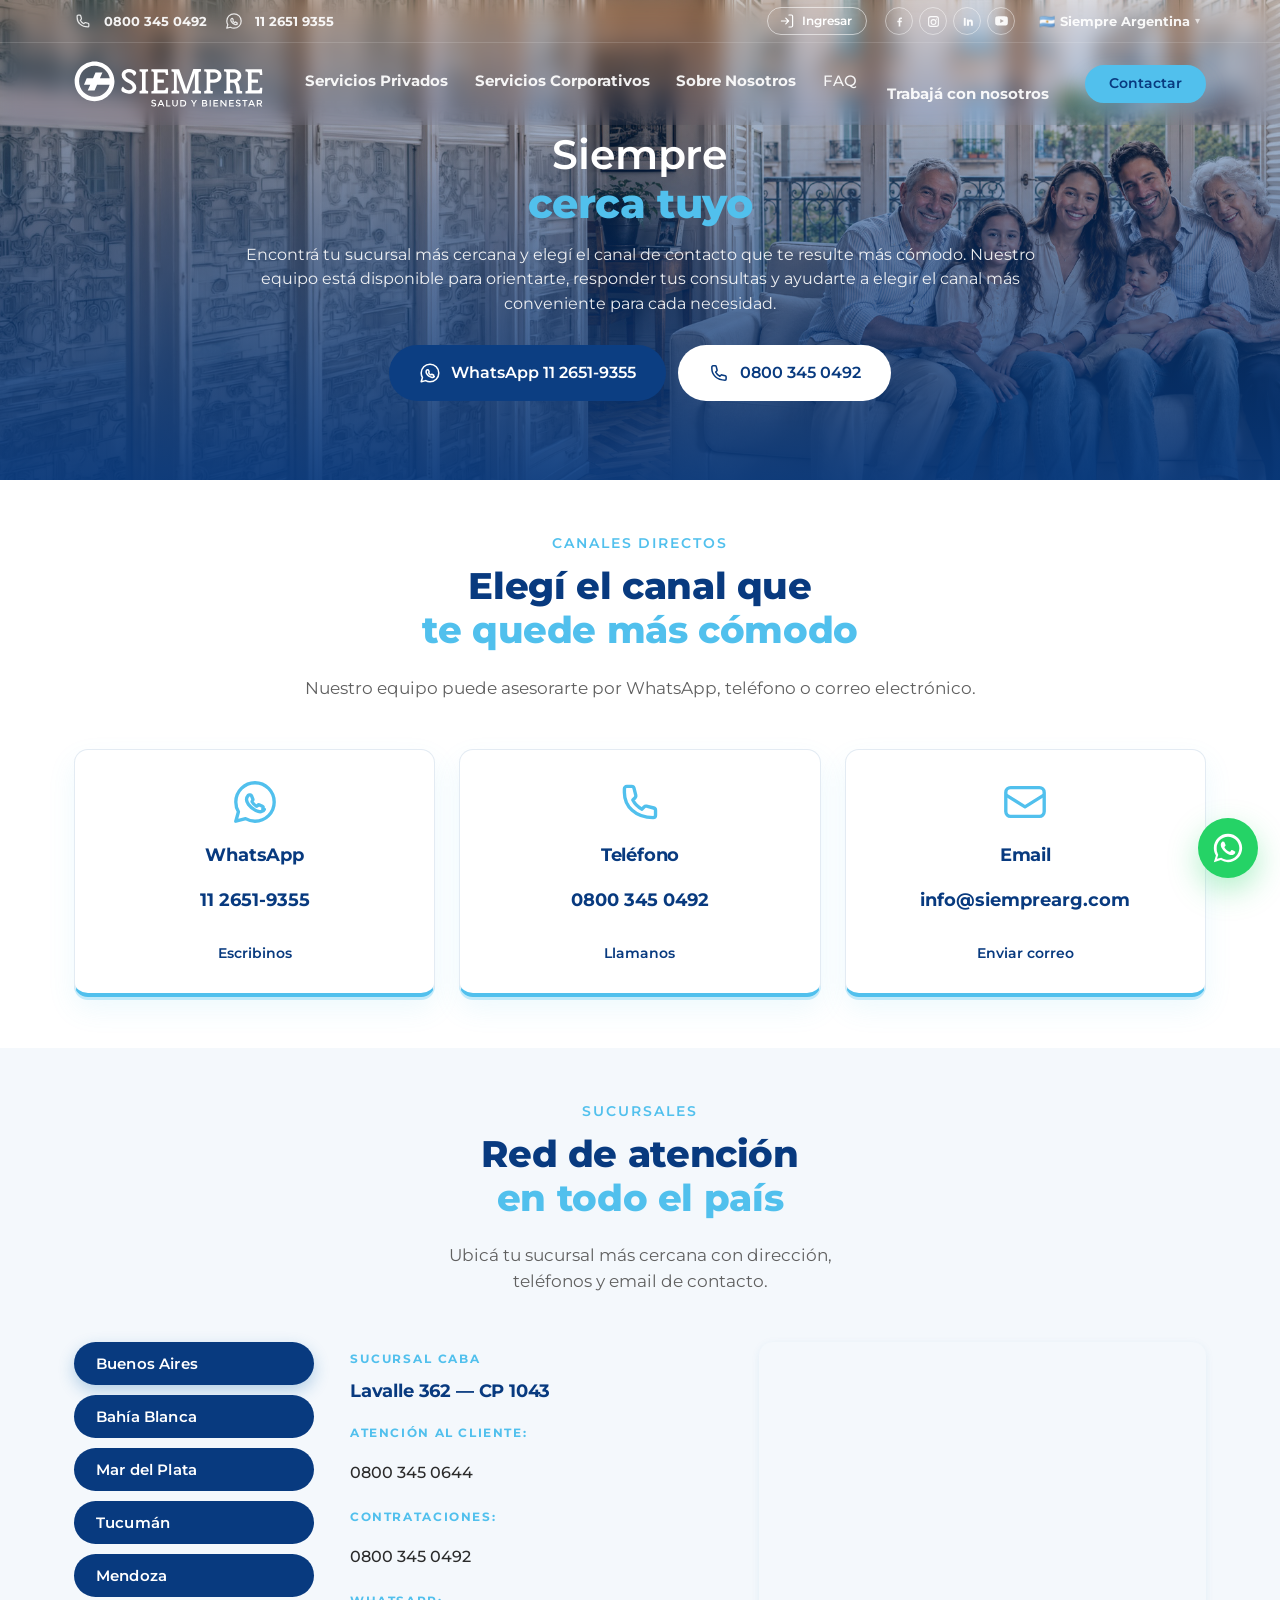
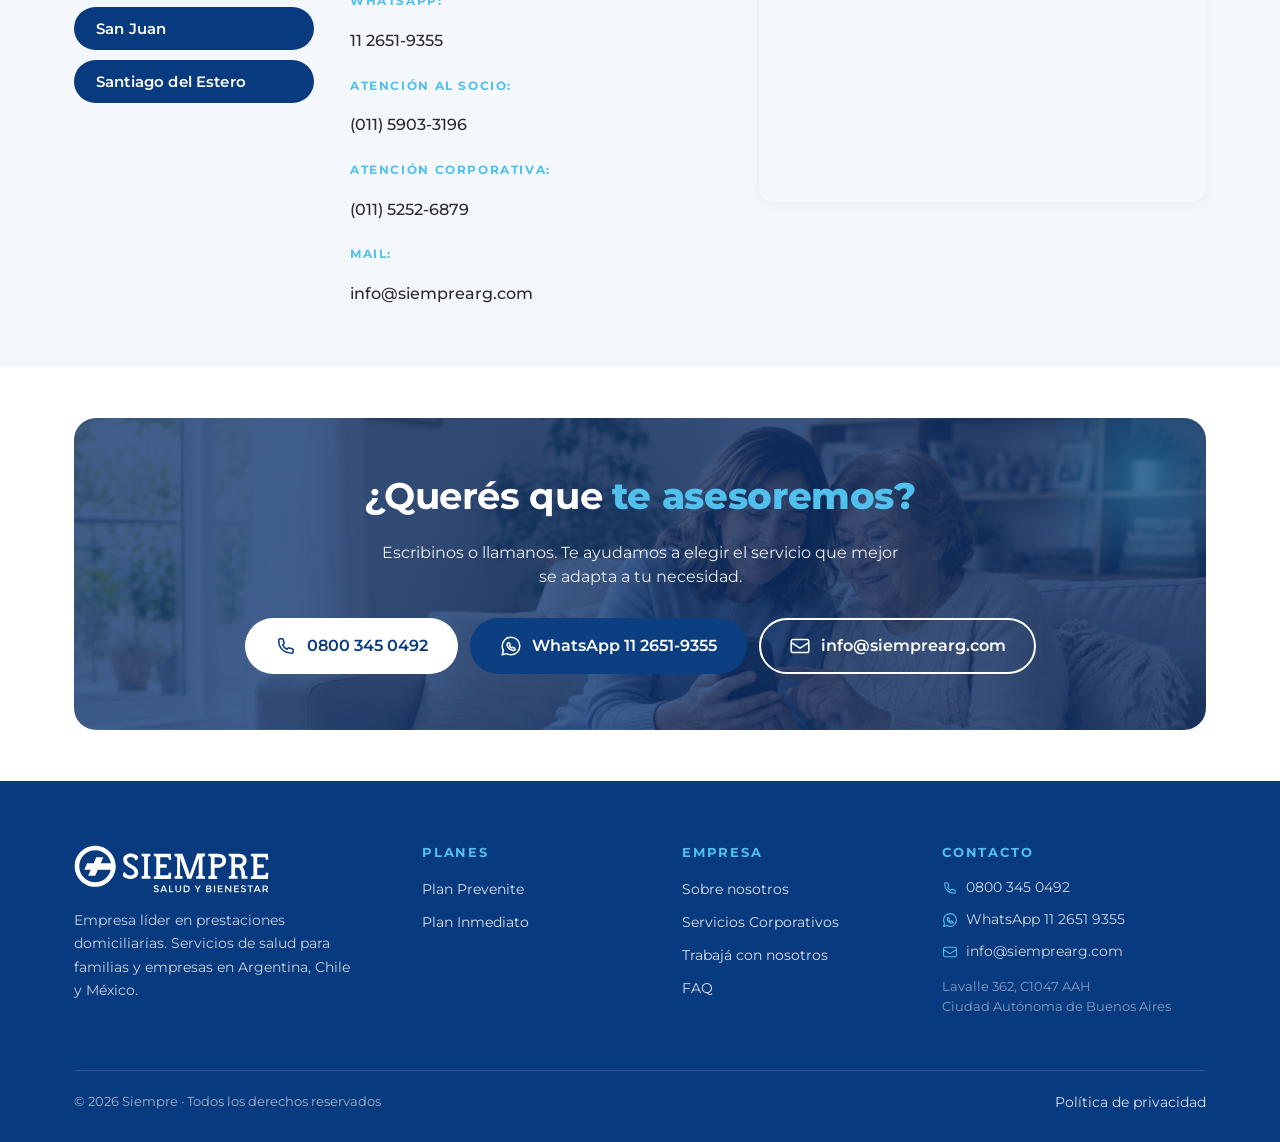
<file: contacto.html>
<!DOCTYPE html>
<html lang="es">
<head>
<meta charset="UTF-8">
<meta name="viewport" content="width=device-width, initial-scale=1">
<title>Contacto · Siempre</title>
<meta name="description" content="Encontrá tu sucursal más cercana. Siempre en CABA, Bahía Blanca, Mar del Plata, Rosario, Paraná, Córdoba, Salta, Tucumán, Mendoza, San Juan y Santiago del Estero.">
<meta property="og:title" content="Siempre cerca tuyo · Contacto Siempre">
<meta property="og:description" content="WhatsApp, teléfono o email. Atención en todo el país.">
<meta property="og:type" content="website">
<meta property="og:locale" content="es_AR">
<link rel="preconnect" href="https://fonts.googleapis.com">
<link rel="preconnect" href="https://fonts.gstatic.com" crossorigin>
<link href="https://fonts.googleapis.com/css2?family=Montserrat:wght@400;500;600;700;800&display=swap" rel="stylesheet">
<link rel="icon" type="image/svg+xml" href="assets/img/iso-siempre.svg">
<link rel="stylesheet" href="assets/css/styles.css">
</head>
<body>

<!-- ============ HEADER ============ -->
<header class="site-header" id="siteHeader">

  <!-- TOPBAR -->
  <div class="topbar">

    <div class="container">

      <div class="topbar-inner">

        <!-- LEFT -->
        <div class="topbar-left">

          <!-- TELEFONO -->
          <a href="tel:08003450492">

            <svg 
              class="topbar-icon" 
              viewBox="0 0 20 20" 
              fill="none"
            >
              <path 
                d="M3.5 4.5A1 1 0 014.5 3.5h2a1 1 0 011 .75l.75 3a1 1 0 01-.29.97L7 9.17c.9 1.74 2.09 2.93 3.83 3.83l.92-.96a1 1 0 01.97-.29l3 .75a1 1 0 01.75 1v2a1 1 0 01-1 1C8.16 16.5 3.5 11.84 3.5 6V4.5z"
                stroke="currentColor"
                stroke-width="1.4"
                stroke-linejoin="round"
              />
            </svg>

            <strong>0800 345 0492</strong>

          </a>

          <!-- WHATSAPP -->
          <a href="https://wa.me/541126519355">

            <svg 
              class="topbar-icon" 
              viewBox="0 0 20 20" 
              fill="none"
            >
              <path 
                d="M10 2C5.58 2 2 5.58 2 10c0 1.48.4 2.87 1.1 4.07L2 18l4.07-1.07A7.96 7.96 0 0010 18c4.42 0 8-3.58 8-8s-3.58-8-8-8zm3.9 11.1c-.16.45-.94.87-1.3.92-.33.05-.74.07-1.2-.08a10.8 10.8 0 01-1.08-.4C8.64 12.8 7.4 11.22 7.3 11.08c-.1-.14-.84-1.1-.84-2.1 0-1 .52-1.49.7-1.7.18-.2.4-.25.53-.25h.38c.12 0 .29-.04.45.34l.58 1.4c.05.12.08.26 0 .42l-.22.33c-.07.1-.15.22-.06.43.38.77.97 1.38 1.73 1.76.2.1.32.08.44-.05l.3-.38c.1-.14.23-.18.37-.12l1.4.65c.16.08.27.12.3.2.04.1.04.53-.12.98z"
                stroke="currentColor"
                stroke-width="1.4"
                stroke-linejoin="round"
              />
            </svg>

            <strong>11 2651 9355</strong>

          </a>

        </div>

        <!-- RIGHT -->
        <div class="topbar-right">

          <a class="topbar-portal" href="mi-siempre.html"><svg class="topbar-icon" viewBox="0 0 20 20" fill="none" aria-hidden="true"><path d="M12.5 2.5h3a1.5 1.5 0 011.5 1.5v12a1.5 1.5 0 01-1.5 1.5h-3" stroke="currentColor" stroke-width="1.5" stroke-linecap="round" stroke-linejoin="round"/><path d="M8.5 13.5L12 10 8.5 6.5M12 10H3" stroke="currentColor" stroke-width="1.5" stroke-linecap="round" stroke-linejoin="round"/></svg><strong>Ingresar</strong></a>

          <div aria-label="Redes sociales" class="topbar-socials">

            <!-- FACEBOOK -->
            <a 
              aria-label="Facebook"
              href="https://facebook.com/Siemprearg/"
              target="_blank"
              rel="noopener noreferrer"
            >
              <svg viewBox="0 0 24 24" fill="currentColor">
                <path d="M13.5 21v-7.5h2.53l.38-2.94H13.5V8.72c0-.85.24-1.43 1.46-1.43h1.56V4.66c-.27-.04-1.2-.12-2.27-.12-2.24 0-3.78 1.37-3.78 3.88v2.16H8v2.94h2.47V21h3.03z"></path>
              </svg>
            </a>

            <!-- INSTAGRAM -->
            <a 
              aria-label="Instagram"
              href="https://instagram.com/Siemprearg/"
              target="_blank"
              rel="noopener noreferrer"
            >
              <svg viewBox="0 0 24 24" fill="currentColor">
  <path d="M7 2h10a5 5 0 015 5v10a5 5 0 01-5 5H7a5 5 0 01-5-5V7a5 5 0 015-5zm0 2a3 3 0 00-3 3v10a3 3 0 003 3h10a3 3 0 003-3V7a3 3 0 00-3-3H7zm5 3.5A5.5 5.5 0 1112 18.5 5.5 5.5 0 0112 7.5zm0 2A3.5 3.5 0 1012 16.5 3.5 3.5 0 0012 9.5zm5.75-3.25a1.25 1.25 0 11-1.25 1.25 1.25 1.25 0 011.25-1.25z"/>
</svg>

            <!-- LINKEDIN -->
            <a 
              aria-label="LinkedIn"
              href="https://linkedin.com/company/siemprearg/posts/?feedView=all"
              target="_blank"
              rel="noopener noreferrer"
            >
              <svg viewBox="0 0 24 24" fill="currentColor">
                <path d="M6.94 5A1.94 1.94 0 115.06 6.94 1.94 1.94 0 016.94 5zM5.16 8.5h3.56V20H5.16zm5.7 0h3.4v1.58h.05a3.73 3.73 0 013.36-1.84c3.59 0 4.25 2.36 4.25 5.44V20h-3.54v-5.08c0-1.21-.02-2.77-1.68-2.77-1.69 0-1.95 1.32-1.95 2.68V20H10.86z"></path>
              </svg>
            </a>

            <!-- YOUTUBE -->
            <a 
              aria-label="YouTube"
              href="https://youtube.com/channel/UCaNuEZdiyHlzwMGWf43lOsw"
              target="_blank"
              rel="noopener noreferrer"
            >
              <svg viewBox="0 0 24 24" fill="currentColor">
                <path d="M23.5 6.2s-.2-1.7-.9-2.4c-.9-.9-1.9-.9-2.4-1C16.8 2.5 12 2.5 12 2.5s-4.8 0-8.2.3c-.5.1-1.5.1-2.4 1C.7 4.5.5 6.2.5 6.2S.3 8.2.3 10.1v1.8c0 1.9.2 3.9.2 3.9s.2 1.7.9 2.4c.9.9 2.1.9 2.6 1 1.9.2 8 .3 8 .3s4.8 0 8.2-.3c.5-.1 1.5-.1 2.4-1 .7-.7.9-2.4.9-2.4s.2-2 .2-3.9v-1.8c0-1.9-.2-3.9-.2-3.9zM9.7 14.8V7.2l6.5 3.8-6.5 3.8z"/>
              </svg>
            </a>

          </div>

          <div class="country-dropdown-wrap">
            <button class="country-dropdown-btn"><span class="flag">🇦🇷</span><strong> Siempre Argentina </strong><span class="country-caret">▾</span></button>
            <div class="country-dropdown-menu">
              <a href="https://siemprearg.com" target="_blank" rel="noopener"><span>🇦🇷</span> Siempre Argentina</a>
              <a href="https://siemprechile.cl" target="_blank" rel="noopener"><span>🇨🇱</span> Siempre Chile</a>
              <a href="https://careu.mx" target="_blank" rel="noopener"><span>🇲🇽</span> CARE U México</a>
            </div>
          </div>

        </div>

      </div>

    </div>

  </div>

  <!-- NAV -->
  <div class="container">
    <nav class="nav" id="mainNav">
      <a href="index.html" class="nav-logo" aria-label="Inicio Siempre Argentina">
        <img src="assets/img/logo-siempre-blanco.svg" alt="Siempre" class="logo-white">
        <img src="assets/img/logo-siempre-azul.svg" alt="Siempre" class="logo-blue">
      </a>
      <button class="nav-toggle" aria-label="Abrir menú" onclick="document.getElementById('mainNav').classList.toggle('open')">
        <span></span><span></span><span></span>
      </button>
      <ul class="nav-links">
        <li class="nav-dropdown">
          <a href="#" aria-haspopup="true"><strong>Servicios Privados</strong></a>
          <ul class="nav-dropdown-menu">
            <li><a href="plan-prevenite.html">Plan Prevenite</a></li>
            <li><a href="plan-inmediato.html">Plan Inmediato</a></li>
          </ul>
        </li>
        <li>
          <a href="empresas.html" aria-haspopup="true"><strong>Servicios Corporativos</strong></a>
        </li>
        <li><a href="sobre-nosotros.html"><strong>Sobre Nosotros</strong></a></li>
        
        <li><a href="faq.html">FAQ</a></li>
        <li><a href="trabaja-con-nosotros.html"><strong>Trabajá con nosotros</strong></a></li>
      <li class="nav-item-portal"><a href="mi-siempre.html"><strong>Ingresar a Mi Siempre</strong></a></li>
          </ul>

          <div class="nav-cta">
        <a href="contacto.html" class="btn btn-secondary">Contactar</a>
      </div>
    </nav>
  </div>
</header>

<!-- ============ PAGE HERO ============ -->
<section class="page-hero" style="background-image:url('assets/img/banners/familia.jpg')">

  <div class="container">

    <div class="page-hero-inner">

      <h1>
        Siempre
        <br>
        <span class="text-celeste">
          cerca tuyo
        </span>
      </h1>

      <p class="lead">
        Encontrá tu sucursal más cercana y elegí el canal de contacto 
        que te resulte más cómodo. Nuestro equipo está disponible para 
        orientarte, responder tus consultas y ayudarte a elegir el canal 
        más conveniente para cada necesidad.
      </p>

      <div class="hero-ctas">

        <!-- WHATSAPP -->
        <a href="https://wa.me/541126519355" class="btn btn-whatsapp btn-lg">

          <svg 
            class="btn-icon"
            viewBox="0 0 20 20"
            fill="none"
          >
            <path 
              d="M10 2C5.58 2 2 5.58 2 10c0 1.48.4 2.87 1.1 4.07L2 18l4.07-1.07A7.96 7.96 0 0010 18c4.42 0 8-3.58 8-8s-3.58-8-8-8zm3.9 11.1c-.16.45-.94.87-1.3.92-.33.05-.74.07-1.2-.08a10.8 10.8 0 01-1.08-.4C8.64 12.8 7.4 11.22 7.3 11.08c-.1-.14-.84-1.1-.84-2.1 0-1 .52-1.49.7-1.7.18-.2.4-.25.53-.25h.38c.12 0 .29-.04.45.34l.58 1.4c.05.12.08.26 0 .42l-.22.33c-.07.1-.15.22-.06.43.38.77.97 1.38 1.73 1.76.2.1.32.08.44-.05l.3-.38c.1-.14.23-.18.37-.12l1.4.65c.16.08.27.12.3.2.04.1.04.53-.12.98z"
              stroke="currentColor"
              stroke-width="1.4"
              stroke-linejoin="round"
            />
          </svg>

          <span>WhatsApp 11 2651-9355</span>

        </a>

        <!-- TELEFONO -->
        <a href="tel:08003450492" class="btn btn-primary btn-lg">

          <svg 
            class="btn-icon"
            viewBox="0 0 20 20"
            fill="none"
          >
            <path 
              d="M3.5 4.5A1 1 0 014.5 3.5h2a1 1 0 011 .75l.75 3a1 1 0 01-.29.97L7 9.17c.9 1.74 2.09 2.93 3.83 3.83l.92-.96a1 1 0 01.97-.29l3 .75a1 1 0 01.75 1v2a1 1 0 01-1 1C8.16 16.5 3.5 11.84 3.5 6V4.5z"
              stroke="currentColor"
              stroke-width="1.4"
              stroke-linejoin="round"
            />
          </svg>

          <span>0800 345 0492</span>

        </a>

      </div>

    </div>

  </div>

</section>


<!-- ============ CONTACTO GENERAL ============ -->
<section id="contacto-general">

  <div class="container">

    <div class="section-header">

      <span class="eyebrow">
        Canales directos
      </span>

      <h2>
        Elegí el canal que
        <br>
        <span class="text-celeste">
          te quede más cómodo
        </span>
      </h2>

      <p>
        Nuestro equipo puede asesorarte por WhatsApp, teléfono o correo electrónico.
      </p>

    </div>

    <div class="grid grid-3">

      <!-- WHATSAPP -->
      <a href="https://wa.me/541126519355" class="card card-link">

        <div class="card-icon" style="color:var(--c-secondary)">

          <svg 
            viewBox="0 0 20 20"
            fill="none"
          >
            <path 
              d="M10 2C5.58 2 2 5.58 2 10c0 1.48.4 2.87 1.1 4.07L2 18l4.07-1.07A7.96 7.96 0 0010 18c4.42 0 8-3.58 8-8s-3.58-8-8-8zm3.9 11.1c-.16.45-.94.87-1.3.92-.33.05-.74.07-1.2-.08a10.8 10.8 0 01-1.08-.4C8.64 12.8 7.4 11.22 7.3 11.08c-.1-.14-.84-1.1-.84-2.1 0-1 .52-1.49.7-1.7.18-.2.4-.25.53-.25h.38c.12 0 .29-.04.45.34l.58 1.4c.05.12.08.26 0 .42l-.22.33c-.07.1-.15.22-.06.43.38.77.97 1.38 1.73 1.76.2.1.32.08.44-.05l.3-.38c.1-.14.23-.18.37-.12l1.4.65c.16.08.27.12.3.2.04.1.04.53-.12.98z"
              stroke="currentColor"
              stroke-width="1.4"
              stroke-linejoin="round"
            />
          </svg>

        </div>

        <h3>WhatsApp</h3>

        <p class="card-highlight">
          11 2651-9355
        </p>

        <span class="link-more">
          Escribinos
        </span>

      </a>

      <!-- TELEFONO -->
      <a href="tel:08003450492" class="card card-link">

        <div class="card-icon" style="color:var(--c-secondary)">

          <svg 
            viewBox="0 0 20 20"
            fill="none"
          >
            <path 
              d="M3.5 4.5A1 1 0 014.5 3.5h2a1 1 0 011 .75l.75 3a1 1 0 01-.29.97L7 9.17c.9 1.74 2.09 2.93 3.83 3.83l.92-.96a1 1 0 01.97-.29l3 .75a1 1 0 01.75 1v2a1 1 0 01-1 1C8.16 16.5 3.5 11.84 3.5 6V4.5z"
              stroke="currentColor"
              stroke-width="1.4"
              stroke-linejoin="round"
            />
          </svg>

        </div>

        <h3>Teléfono</h3>

        <p class="card-highlight">
          0800 345 0492
        </p>

        <span class="link-more">
          Llamanos
        </span>

      </a>

      <!-- EMAIL -->
      <a href="mailto:info@siemprearg.com" class="card card-link">

        <div class="card-icon" style="color:var(--c-secondary)">

          <svg 
            viewBox="0 0 20 20"
            fill="none"
          >
            <rect 
              x="2" 
              y="4" 
              width="16" 
              height="12" 
              rx="2"
              stroke="currentColor"
              stroke-width="1.4"
            />

            <path 
              d="M2 7l8 5 8-5"
              stroke="currentColor"
              stroke-width="1.4"
              stroke-linejoin="round"
            />
          </svg>

        </div>

        <h3>Email</h3>

        <p class="card-highlight">
          info@siemprearg.com
        </p>

        <span class="link-more">
          Enviar correo
        </span>

      </a>

    </div>

  </div>

</section>


<!-- ============ SUCURSALES ============ -->
<section class="section-soft">
  <div class="container">

    <div class="section-header">
      <span class="eyebrow">Sucursales</span>

      <h2>
        Red de atención <br>
        <span class="text-celeste">
          en todo el país
        </span>
      </h2>

      <p>
        Ubicá tu sucursal más cercana con dirección, <br>teléfonos y email de contacto.
      </p>
    </div>

    <div class="branches-layout">

      <!-- ================= NAV ================= -->
      <nav class="branches-nav" role="tablist" aria-label="Seleccionar sucursal">

        <button 
          type="button" 
          class="branch-tab is-active" 
          data-branch="caba" 
          role="tab" 
          aria-selected="true"
        >
          Buenos Aires
        </button>

        <button 
          type="button" 
          class="branch-tab" 
          data-branch="bahia" 
          role="tab" 
          aria-selected="false"
        >
          Bahía Blanca
        </button>

        <button 
          type="button" 
          class="branch-tab" 
          data-branch="mdp" 
          role="tab" 
          aria-selected="false"
        >
          Mar del Plata
        </button>

        <button 
          type="button" 
          class="branch-tab" 
          data-branch="tucuman" 
          role="tab" 
          aria-selected="false"
        >
          Tucumán
        </button>

        <button 
          type="button" 
          class="branch-tab" 
          data-branch="mendoza" 
          role="tab" 
          aria-selected="false"
        >
          Mendoza
        </button>

        <button 
          type="button" 
          class="branch-tab" 
          data-branch="sanjuan" 
          role="tab" 
          aria-selected="false"
        >
          San Juan
        </button>

        <button 
          type="button" 
          class="branch-tab" 
          data-branch="sde" 
          role="tab" 
          aria-selected="false"
        >
          Santiago del Estero
        </button>

      </nav>

      <!-- ================= DETALLES ================= -->
      <div class="branches-details">

        <!-- CABA -->
        <article class="branch-panel is-active" id="branch-caba" role="tabpanel">

          <div class="branch-tag">
            SUCURSAL CABA
          </div>

          <h3 class="branch-main-address">
            Lavalle 362 — CP 1043
          </h3>

          <dl class="branch-info">

            <dt>Atención al Cliente:</dt>
            <dd><a href="tel:08003450644">0800 345 0644</a></dd>

            <dt>Contrataciones:</dt>
            <dd><a href="tel:08003450492">0800 345 0492</a></dd>

            <dt>WhatsApp:</dt>
            <dd><a href="https://wa.me/541126519355">11 2651-9355</a></dd>

            <dt>Atención al Socio:</dt>
            <dd><a href="tel:+541159033196">(011) 5903-3196</a></dd>

            <dt>Atención Corporativa:</dt>
            <dd><a href="tel:+541152526879">(011) 5252-6879</a></dd>

            <dt>Mail:</dt>
            <dd><a href="mailto:info@siemprearg.com">info@siemprearg.com</a></dd>

          </dl>

        </article>

        <!-- BAHIA -->
        <article class="branch-panel" id="branch-bahia" role="tabpanel">

          <div class="branch-tag">
            SUCURSAL BAHÍA BLANCA
          </div>

          <h3 class="branch-main-address">
            Brandsen 103 Local 1 — CP 8000
          </h3>

          <dl class="branch-info">

            <dt>Atención al Cliente:</dt>
            <dd><a href="tel:+542914025193">0291 402-5193</a></dd>

            <dt>Teléfono alternativo:</dt>
            <dd><a href="tel:+542915172193">0291 517-2193</a></dd>

            <dt>Mail:</dt>
            <dd><a href="mailto:bahiablanca@siemprearg.com">bahiablanca@siemprearg.com</a></dd>

          </dl>

        </article>

        <!-- MDP -->
        <article class="branch-panel" id="branch-mdp" role="tabpanel">

          <div class="branch-tag">
            SUCURSAL MAR DEL PLATA
          </div>

          <h3 class="branch-main-address">
            Catamarca 3050, 4to piso of. 402 — CP 7600
          </h3>

          <dl class="branch-info">

            <dt>Atención al Cliente:</dt>
            <dd><a href="tel:+542236757676">0223 675-7676</a></dd>

            <dt>Teléfono alternativo:</dt>
            <dd><a href="tel:+542236767575">0223 676-7575</a></dd>

            <dt>Mail:</dt>
            <dd><a href="mailto:mardelplata@siemprearg.com">mardelplata@siemprearg.com</a></dd>

          </dl>

        </article>

        <!-- TUCUMAN -->
        <article class="branch-panel" id="branch-tucuman" role="tabpanel">

          <div class="branch-tag">
            SUCURSAL TUCUMÁN
          </div>

          <h3 class="branch-main-address">
            Lamadrid 525, 4to piso — CP 4000
          </h3>

          <dl class="branch-info">

            <dt>Atención al Cliente:</dt>
            <dd><a href="tel:+543812300005">0381 230-0005</a></dd>

            <dt>Teléfono:</dt>
            <dd><a href="tel:+543815034049">0381 503-4049</a></dd>

            <dt>Teléfono:</dt>
            <dd><a href="tel:+543815034356">0381 503-4356</a></dd>

            <dt>Teléfono:</dt>
            <dd><a href="tel:+543815034018">0381 503-4018</a></dd>

            <dt>Mail:</dt>
            <dd><a href="mailto:tucuman@siemprearg.com">tucuman@siemprearg.com</a></dd>

          </dl>

        </article>

        <!-- MENDOZA -->
        <article class="branch-panel" id="branch-mendoza" role="tabpanel">

          <div class="branch-tag">
            SUCURSAL MENDOZA
          </div>

          <h3 class="branch-main-address">
            Erlich 56, Godoy Cruz — CP 5501
          </h3>

          <dl class="branch-info">

            <dt>Atención al Cliente:</dt>
            <dd><a href="tel:+542614243968">0261 424-3968</a></dd>

            <dt>Teléfono:</dt>
            <dd><a href="tel:+542613746829">0261 374-6829</a></dd>

            <dt>Teléfono:</dt>
            <dd><a href="tel:+542612583000">0261 258-3000</a></dd>

            <dt>Mail:</dt>
            <dd><a href="mailto:mendoza@siemprearg.com">mendoza@siemprearg.com</a></dd>

          </dl>

        </article>

        <!-- SAN JUAN -->
        <article class="branch-panel" id="branch-sanjuan" role="tabpanel">

          <div class="branch-tag">
            SUCURSAL SAN JUAN
          </div>

          <h3 class="branch-main-address">
            Av. Ignacio de la Roza 123 (oeste) — CP 5400
          </h3>

          <dl class="branch-info">

            <dt>Atención al Cliente:</dt>
            <dd><a href="tel:+542646600997">0264 660-0997</a></dd>

            <dt>Teléfono:</dt>
            <dd><a href="tel:+542646710000">0264 671-0000</a></dd>

            <dt>Teléfono:</dt>
            <dd><a href="tel:+542648404305">0264 840-4305</a></dd>

            <dt>Mail:</dt>
            <dd><a href="mailto:sanjuan@siemprearg.com">sanjuan@siemprearg.com</a></dd>

          </dl>

        </article>

        <!-- SDE -->
        <article class="branch-panel" id="branch-sde" role="tabpanel">

          <div class="branch-tag">
            SUCURSAL SANTIAGO DEL ESTERO
          </div>

          <h3 class="branch-main-address">
            25 de Mayo 375, of. 1 — CP 4200
          </h3>

          <dl class="branch-info">

            <dt>Atención al Cliente:</dt>
            <dd><a href="tel:+543854230337">0385 423-0337</a></dd>

            <dt>Teléfono:</dt>
            <dd><a href="tel:+543856256929">0385 625-6929</a></dd>

            <dt>Mail:</dt>
            <dd><a href="mailto:santiagodelestero@siemprearg.com">santiagodelestero@siemprearg.com</a></dd>

          </dl>

        </article>

      </div>

      <!-- ================= MAPA ================= -->
      <div class="branches-map" id="branchesMap" aria-live="polite"></div>

    </div>

    <!-- ================= SCRIPT ================= -->
    <script>
      (function(){

        var branchAddresses = {
          caba:    'Lavalle 362, CABA, Argentina',
          bahia:   'Brandsen 103, Bahía Blanca, Argentina',
          mdp:     'Catamarca 3050, Mar del Plata, Argentina',
          tucuman: 'Lamadrid 525, Tucumán, Argentina',
          mendoza: 'Erlich 56, Godoy Cruz, Mendoza, Argentina',
          sanjuan: 'Av. Ignacio de la Roza 123, San Juan, Argentina',
          sde:     '25 de Mayo 375, Santiago del Estero, Argentina'
        };

        var mapBox = document.getElementById('branchesMap');
        var tabs = document.querySelectorAll('.branch-tab');
        var panels = document.querySelectorAll('.branch-panel');

        function setBranch(key) {

          tabs.forEach(function(t){

            var active = t.dataset.branch === key;

            t.classList.toggle('is-active', active);

            t.setAttribute(
              'aria-selected',
              active ? 'true' : 'false'
            );

          });

          panels.forEach(function(p){

            p.classList.toggle(
              'is-active',
              p.id === 'branch-' + key
            );

          });

          mapBox.innerHTML = '';

          var ifr = document.createElement('iframe');

          ifr.src =
            'https://maps.google.com/maps?q=' +
            encodeURIComponent(branchAddresses[key]) +
            '&t=&z=15&ie=UTF8&iwloc=&output=embed';

          ifr.loading = 'lazy';

          ifr.title = 'Mapa ' + key;

          ifr.setAttribute('allowfullscreen', '');

          ifr.setAttribute(
            'referrerpolicy',
            'no-referrer-when-downgrade'
          );

          mapBox.appendChild(ifr);
        }

        tabs.forEach(function(tab){

          tab.addEventListener('click', function(){

            setBranch(tab.dataset.branch);

          });

        });

        // Inicial
        setBranch('caba');

      })();
    </script>

  </div>
</section>

<!-- ============ CTA FINAL ============ -->
<section>

  <div class="container">

    <div 
      class="cta-band"
      style="
        background-image:
          linear-gradient(rgba(12,50,110,.78), rgba(12,50,110,.78)),
          url('assets/img/banners/banner-cta-final.jpg');
        background-size: cover;
        background-position: center;
        background-repeat: no-repeat;
      "
    >

      <h2>
        ¿Querés que 
        <span class="text-celeste">
          te asesoremos?
        </span>
      </h2>

      <p>
        Escribinos o llamanos. Te ayudamos a elegir el servicio que mejor
        <br>
        se adapta a tu necesidad.
      </p>

      <div class="hero-ctas" style="justify-content:center">

        <!-- TELEFONO -->
        <a 
          href="tel:08003450492" 
          class="btn btn-primary btn-lg"
        >

          <svg 
            class="btn-icon"
            viewBox="0 0 20 20"
            fill="none"
          >
            <path 
              d="M3.5 4.5A1 1 0 014.5 3.5h2a1 1 0 011 .75l.75 3a1 1 0 01-.29.97L7 9.17c.9 1.74 2.09 2.93 3.83 3.83l.92-.96a1 1 0 01.97-.29l3 .75a1 1 0 01.75 1v2a1 1 0 01-1 1C8.16 16.5 3.5 11.84 3.5 6V4.5z"
              stroke="currentColor"
              stroke-width="1.4"
              stroke-linejoin="round"
            />
          </svg>

          <span>0800 345 0492</span>

        </a>

        <!-- WHATSAPP -->
        <a 
          href="https://wa.me/541126519355" 
          class="btn btn-whatsapp btn-lg"
        >

          <svg 
            class="btn-icon"
            viewBox="0 0 20 20"
            fill="none"
          >
            <path 
              d="M10 2C5.58 2 2 5.58 2 10c0 1.48.4 2.87 1.1 4.07L2 18l4.07-1.07A7.96 7.96 0 0010 18c4.42 0 8-3.58 8-8s-3.58-8-8-8zm3.9 11.1c-.16.45-.94.87-1.3.92-.33.05-.74.07-1.2-.08a10.8 10.8 0 01-1.08-.4C8.64 12.8 7.4 11.22 7.3 11.08c-.1-.14-.84-1.1-.84-2.1 0-1 .52-1.49.7-1.7.18-.2.4-.25.53-.25h.38c.12 0 .29-.04.45.34l.58 1.4c.05.12.08.26 0 .42l-.22.33c-.07.1-.15.22-.06.43.38.77.97 1.38 1.73 1.76.2.1.32.08.44-.05l.3-.38c.1-.14.23-.18.37-.12l1.4.65c.16.08.27.12.3.2.04.1.04.53-.12.98z"
              stroke="currentColor"
              stroke-width="1.4"
              stroke-linejoin="round"
            />
          </svg>

          <span>WhatsApp 11 2651-9355</span>

        </a>

        <!-- EMAIL -->
        <a 
          href="mailto:info@siemprearg.com" 
          class="btn btn-secondary btn-lg"
        >

          <svg 
            class="btn-icon"
            viewBox="0 0 20 20"
            fill="none"
          >
            <rect 
              x="2" 
              y="4" 
              width="16" 
              height="12" 
              rx="2"
              stroke="currentColor"
              stroke-width="1.4"
            />

            <path 
              d="M2 7l8 5 8-5"
              stroke="currentColor"
              stroke-width="1.4"
              stroke-linejoin="round"
            />
          </svg>

          <span>info@siemprearg.com</span>

        </a>

      </div>

    </div>

  </div>

</section>


<!-- ============ FOOTER ============ -->
<footer class="site-footer">
  <div class="container">
    <div class="footer-grid">
      <div class="footer-brand-col">
        <img src="assets/img/logo-siempre-blanco.svg" alt="Siempre" class="footer-logo">
        <p>Empresa líder en prestaciones domiciliarias. Servicios de salud para familias y empresas en Argentina, Chile y México.</p>
        <div class="footer-socials-mobile">

  <a aria-label="Facebook"
     href="https://facebook.com/Siemprearg/"
     target="_blank"
     rel="noopener noreferrer">
    <svg viewBox="0 0 24 24" fill="currentColor">
      <path d="M13.5 21v-7.5h2.53l.38-2.94H13.5V8.72c0-.85.24-1.43 1.46-1.43h1.56V4.66c-.27-.04-1.2-.12-2.27-.12-2.24 0-3.78 1.37-3.78 3.88v2.16H8v2.94h2.47V21h3.03z"></path>
    </svg>
  </a>

  <a aria-label="Instagram"
     href="https://instagram.com/Siemprearg/"
     target="_blank"
     rel="noopener noreferrer">
    <svg viewBox="0 0 24 24" fill="currentColor">
      <path d="M7 2h10a5 5 0 015 5v10a5 5 0 01-5 5H7a5 5 0 01-5-5V7a5 5 0 015-5zm0 2a3 3 0 00-3 3v10a3 3 0 003 3h10a3 3 0 003-3V7a3 3 0 00-3-3H7zm5 3.5A5.5 5.5 0 1112 18.5 5.5 5.5 0 0112 7.5zm0 2A3.5 3.5 0 1012 16.5 3.5 3.5 0 0012 9.5zm5.75-3.25a1.25 1.25 0 11-1.25 1.25 1.25 1.25 0 011.25-1.25z"/>
    </svg>
  </a>

  <a aria-label="LinkedIn"
     href="https://linkedin.com/company/siemprearg/posts/?feedView=all"
     target="_blank"
     rel="noopener noreferrer">
    <svg viewBox="0 0 24 24" fill="currentColor">
      <path d="M6.94 5A1.94 1.94 0 115.06 6.94 1.94 1.94 0 016.94 5zM5.16 8.5h3.56V20H5.16zm5.7 0h3.4v1.58h.05a3.73 3.73 0 013.36-1.84c3.59 0 4.25 2.36 4.25 5.44V20h-3.54v-5.08c0-1.21-.02-2.77-1.68-2.77-1.69 0-1.95 1.32-1.95 2.68V20H10.86z"></path>
    </svg>
  </a>

  <a aria-label="YouTube"
     href="https://youtube.com/channel/UCaNuEZdiyHlzwMGWf43lOsw"
     target="_blank"
     rel="noopener noreferrer">
    <svg viewBox="0 0 24 24" fill="currentColor">
      <path d="M23.5 6.2s-.2-1.7-.9-2.4c-.9-.9-1.9-.9-2.4-1C16.8 2.5 12 2.5 12 2.5s-4.8 0-8.2.3c-.5.1-1.5.1-2.4 1C.7 4.5.5 6.2.5 6.2S.3 8.2.3 10.1v1.8c0 1.9.2 3.9.2 3.9s.2 1.7.9 2.4c.9.9 2.1.9 2.6 1 1.9.2 8 .3 8 .3s4.8 0 8.2-.3c.5-.1 1.5-.1 2.4-1 .7-.7.9-2.4.9-2.4s.2-2 .2-3.9v-1.8c0-1.9-.2-3.9-.2-3.9zM9.7 14.8V7.2l6.5 3.8-6.5 3.8z"/>
    </svg>
  </a>

</div>
      </div>
      <div>
        <h4 class="footer-heading-accent">Planes</h4>
        <ul>
          <li><a href="plan-prevenite.html">Plan Prevenite</a></li>
          <li><a href="plan-inmediato.html">Plan Inmediato</a></li>
        </ul>
      </div>
      <div>
        <h4 class="footer-heading-accent">Empresa</h4>
        <ul>
          <li><a href="sobre-nosotros.html">Sobre nosotros</a></li>
          <li><a href="empresas.html">Servicios Corporativos</a></li>
          
          <li><a href="trabaja-con-nosotros.html">Trabajá con nosotros</a></li>
          <li><a href="faq.html">FAQ</a></li>
        </ul>
      </div>
      <div>
        <h4 class="footer-heading-accent">Contacto</h4>
        <ul class="footer-contact-list">
          <li><a href="tel:08003450492"><svg class="footer-icon" viewBox="0 0 20 20" fill="none"><path d="M3.5 4.5A1 1 0 014.5 3.5h2a1 1 0 011 .75l.75 3a1 1 0 01-.29.97L7 9.17c.9 1.74 2.09 2.93 3.83 3.83l.92-.96a1 1 0 01.97-.29l3 .75a1 1 0 01.75 1v2a1 1 0 01-1 1C8.16 16.5 3.5 11.84 3.5 6V4.5z" stroke="var(--c-secondary)" stroke-width="1.4" stroke-linejoin="round"/></svg>0800 345 0492</a></li>
          <li><a href="https://wa.me/541126519355" target="_blank" rel="noopener"><svg class="footer-icon" viewBox="0 0 20 20" fill="none"><path d="M10 2C5.58 2 2 5.58 2 10c0 1.48.4 2.87 1.1 4.07L2 18l4.07-1.07A7.96 7.96 0 0010 18c4.42 0 8-3.58 8-8s-3.58-8-8-8zm3.9 11.1c-.16.45-.94.87-1.3.92-.33.05-.74.07-1.2-.08a10.8 10.8 0 01-1.08-.4C8.64 12.8 7.4 11.22 7.3 11.08c-.1-.14-.84-1.1-.84-2.1 0-1 .52-1.49.7-1.7.18-.2.4-.25.53-.25h.38c.12 0 .29-.04.45.34l.58 1.4c.05.12.08.26 0 .42l-.22.33c-.07.1-.15.22-.06.43.38.77.97 1.38 1.73 1.76.2.1.32.08.44-.05l.3-.38c.1-.14.23-.18.37-.12l1.4.65c.16.08.27.12.3.2.04.1.04.53-.12.98z" stroke="var(--c-secondary)" stroke-width="1.4" stroke-linejoin="round"/></svg>WhatsApp 11&nbsp;2651&nbsp;9355</a></li>
          <li><a href="mailto:info@siemprearg.com"><svg class="footer-icon" viewBox="0 0 20 20" fill="none"><rect x="2" y="4" width="16" height="12" rx="2" stroke="var(--c-secondary)" stroke-width="1.4"/><path d="M2 7l8 5 8-5" stroke="var(--c-secondary)" stroke-width="1.4" stroke-linejoin="round"/></svg>info@siemprearg.com</a></li>
        </ul>
        <p class="footer-address">Lavalle 362, C1047 AAH<br>Ciudad Autónoma de Buenos Aires</p>
      </div>
    </div>
    <div class="footer-bottom">
      <div>© 2026 Siempre · Todos los derechos reservados</div>
      <div><a href="politica-de-privacidad.html">Política de privacidad</a></div>
    </div>
  </div>
</footer>

<script>
(function(){
  var h = document.getElementById('siteHeader');
  if(!h) return;
  function onScroll(){
    if(window.scrollY > 40) h.classList.add('is-scrolled');
    else h.classList.remove('is-scrolled');
  }
  window.addEventListener('scroll', onScroll, {passive:true});
  onScroll();
})();
</script>

<!-- ============ FLOATING CTAs ============ -->
<a href="https://wa.me/541126519355" class="float-whatsapp" aria-label="Contactar por WhatsApp" target="_blank" rel="noopener"><svg viewBox="0 0 32 32" aria-hidden="true" focusable="false"><path d="M16 2.667C8.636 2.667 2.667 8.636 2.667 16c0 2.547.722 4.92 1.969 6.946L2.667 29.333l6.59-1.948A13.276 13.276 0 0 0 16 29.333c7.364 0 13.333-5.969 13.333-13.333S23.364 2.667 16 2.667zm0 24.346c-2.139 0-4.205-.582-5.999-1.687l-.43-.255-3.911 1.156 1.169-3.808-.282-.443A10.66 10.66 0 0 1 5.333 16c0-5.882 4.785-10.667 10.667-10.667S26.667 10.118 26.667 16 21.882 27.013 16 27.013zm6.157-7.99c-.337-.169-1.991-.982-2.299-1.094-.308-.113-.532-.169-.756.169-.224.337-.866 1.094-1.062 1.318-.196.224-.392.252-.728.084-.337-.169-1.422-.524-2.708-1.671-1.001-.892-1.676-1.992-1.872-2.329-.196-.337-.021-.519.148-.687.151-.151.337-.392.505-.589.169-.196.224-.337.337-.561.113-.224.056-.421-.028-.589-.084-.169-.756-1.823-1.036-2.497-.273-.655-.55-.566-.756-.577l-.644-.012c-.224 0-.589.084-.897.421-.308.337-1.176 1.149-1.176 2.803 0 1.654 1.204 3.252 1.371 3.476.169.224 2.371 3.621 5.745 5.077.803.347 1.43.554 1.918.708.806.256 1.539.22 2.119.134.646-.097 1.991-.813 2.272-1.598.281-.785.281-1.458.196-1.598-.084-.141-.308-.224-.645-.392z" fill="currentColor"/></svg></a>

<script src="assets/js/main.js"></script>

</body>
</html>
</file>
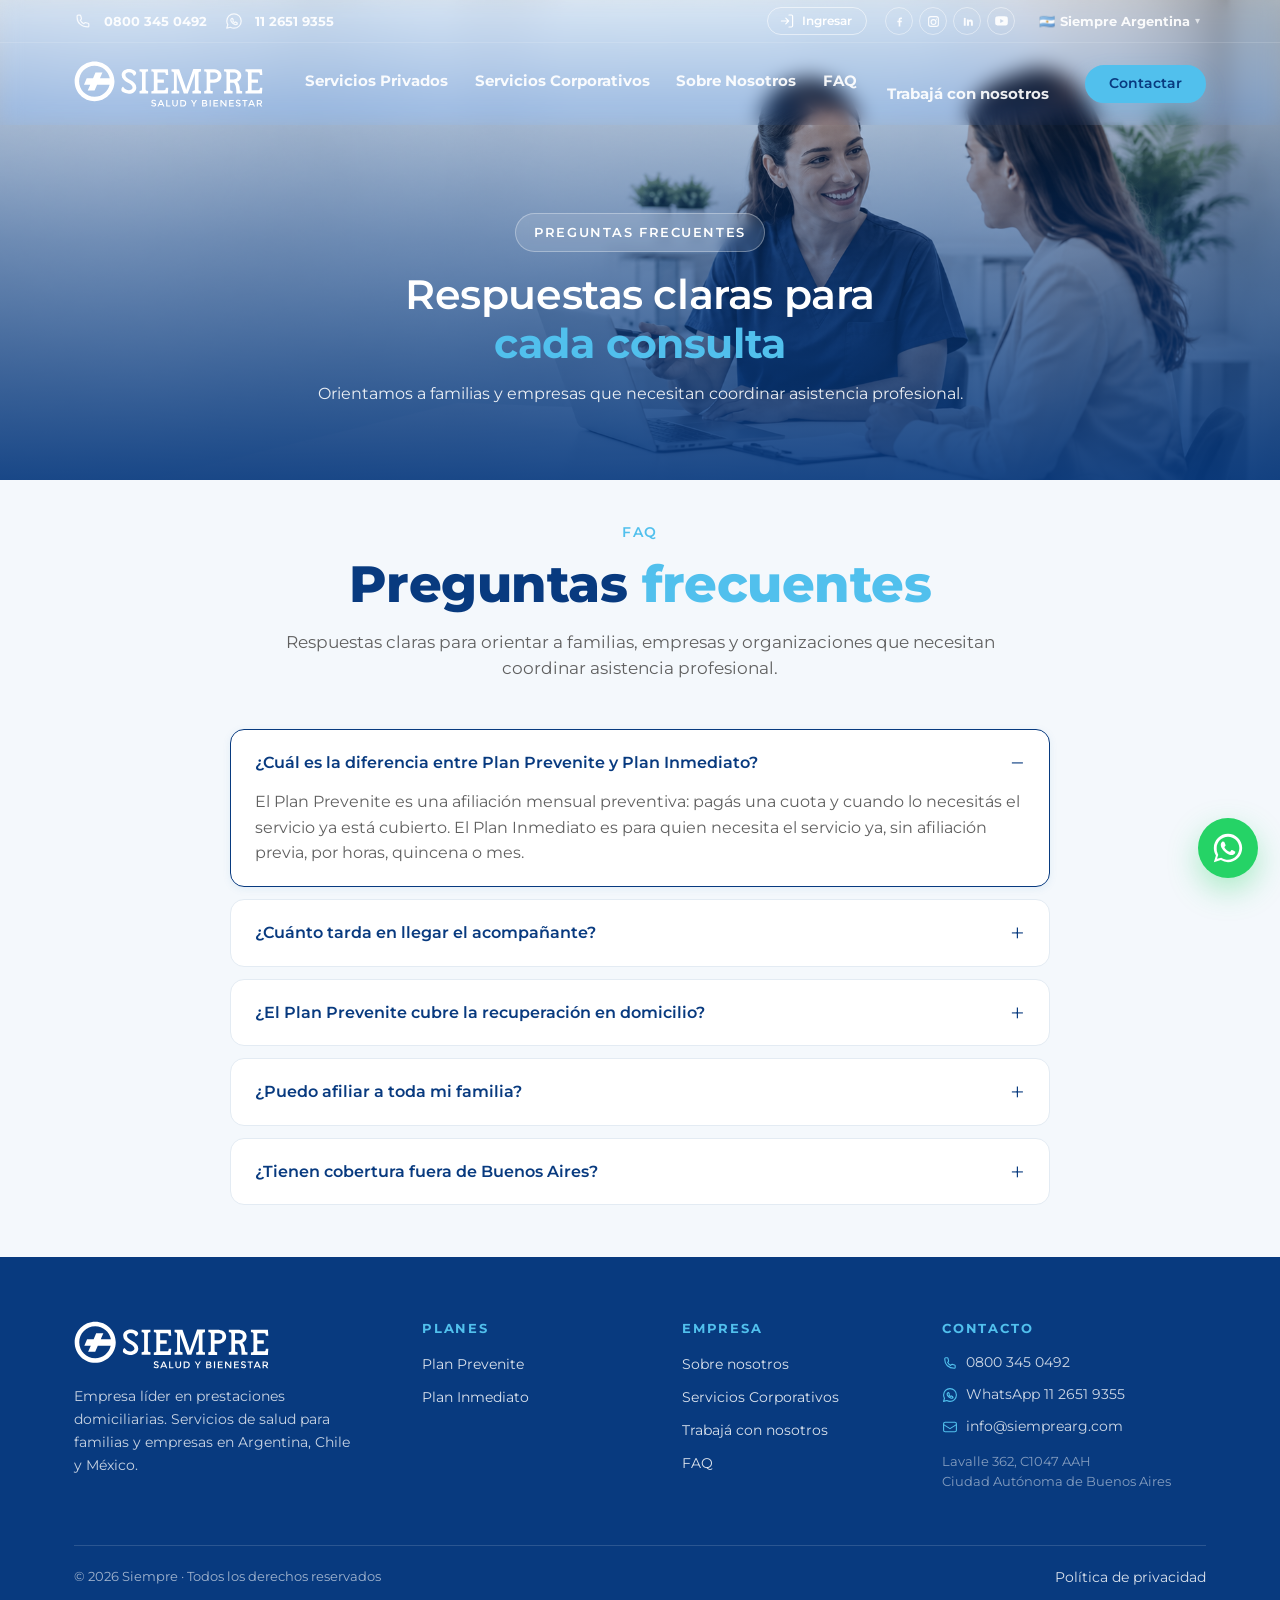
<file: faq.html>
<!DOCTYPE html>

<html lang="es">
<head>
<meta charset="utf-8"/>
<meta content="width=device-width, initial-scale=1" name="viewport"/>
<title>FAQ · Siempre</title>
<meta content="Empresa líder en prestaciones domiciliarias. Acompañantes de salud, enfermería, kinesiología e hospitalización domiciliaria para familias y empresas. 0800 345 0492." name="description"/>
<meta content="Siempre · Cuidamos lo que más importa" property="og:title"/>
<meta content="Servicios de salud y acompañamiento profesional en domicilio. Planes Inmediato y Prevenite." property="og:description"/>
<meta content="website" property="og:type"/>
<meta content="es_AR" property="og:locale"/>
<link href="https://fonts.googleapis.com" rel="preconnect"/>
<link crossorigin="" href="https://fonts.gstatic.com" rel="preconnect"/>
<link href="https://fonts.googleapis.com/css2?family=Montserrat:wght@300;400;500;600;700;800&amp;display=swap" rel="stylesheet"/>
<link href="assets/img/iso-siempre.svg" rel="icon" type="image/svg+xml"/>
<link href="assets/css/styles.css" rel="stylesheet"/>
</head>
<body class="page-has-no-hero">


<!-- ============ HEADER ============ -->
<header class="site-header" id="siteHeader">

  <!-- TOPBAR -->
  <div class="topbar">

    <div class="container">

      <div class="topbar-inner">

        <!-- LEFT -->
        <div class="topbar-left">

          <!-- TELEFONO -->
          <a href="tel:08003450492">

            <svg 
              class="topbar-icon" 
              viewBox="0 0 20 20" 
              fill="none"
            >
              <path 
                d="M3.5 4.5A1 1 0 014.5 3.5h2a1 1 0 011 .75l.75 3a1 1 0 01-.29.97L7 9.17c.9 1.74 2.09 2.93 3.83 3.83l.92-.96a1 1 0 01.97-.29l3 .75a1 1 0 01.75 1v2a1 1 0 01-1 1C8.16 16.5 3.5 11.84 3.5 6V4.5z"
                stroke="currentColor"
                stroke-width="1.4"
                stroke-linejoin="round"
              />
            </svg>

            <strong>0800 345 0492</strong>

          </a>

          <!-- WHATSAPP -->
          <a href="https://wa.me/541126519355">

            <svg 
              class="topbar-icon" 
              viewBox="0 0 20 20" 
              fill="none"
            >
              <path 
                d="M10 2C5.58 2 2 5.58 2 10c0 1.48.4 2.87 1.1 4.07L2 18l4.07-1.07A7.96 7.96 0 0010 18c4.42 0 8-3.58 8-8s-3.58-8-8-8zm3.9 11.1c-.16.45-.94.87-1.3.92-.33.05-.74.07-1.2-.08a10.8 10.8 0 01-1.08-.4C8.64 12.8 7.4 11.22 7.3 11.08c-.1-.14-.84-1.1-.84-2.1 0-1 .52-1.49.7-1.7.18-.2.4-.25.53-.25h.38c.12 0 .29-.04.45.34l.58 1.4c.05.12.08.26 0 .42l-.22.33c-.07.1-.15.22-.06.43.38.77.97 1.38 1.73 1.76.2.1.32.08.44-.05l.3-.38c.1-.14.23-.18.37-.12l1.4.65c.16.08.27.12.3.2.04.1.04.53-.12.98z"
                stroke="currentColor"
                stroke-width="1.4"
                stroke-linejoin="round"
              />
            </svg>

            <strong>11 2651 9355</strong>

          </a>

        </div>

        <!-- RIGHT -->
        <div class="topbar-right">

          <a class="topbar-portal" href="mi-siempre.html"><svg class="topbar-icon" viewBox="0 0 20 20" fill="none" aria-hidden="true"><path d="M12.5 2.5h3a1.5 1.5 0 011.5 1.5v12a1.5 1.5 0 01-1.5 1.5h-3" stroke="currentColor" stroke-width="1.5" stroke-linecap="round" stroke-linejoin="round"/><path d="M8.5 13.5L12 10 8.5 6.5M12 10H3" stroke="currentColor" stroke-width="1.5" stroke-linecap="round" stroke-linejoin="round"/></svg><strong>Ingresar</strong></a>

          <div aria-label="Redes sociales" class="topbar-socials">

            <!-- FACEBOOK -->
            <a 
              aria-label="Facebook"
              href="https://facebook.com/Siemprearg/"
              target="_blank"
              rel="noopener noreferrer"
            >
              <svg viewBox="0 0 24 24" fill="currentColor">
                <path d="M13.5 21v-7.5h2.53l.38-2.94H13.5V8.72c0-.85.24-1.43 1.46-1.43h1.56V4.66c-.27-.04-1.2-.12-2.27-.12-2.24 0-3.78 1.37-3.78 3.88v2.16H8v2.94h2.47V21h3.03z"></path>
              </svg>
            </a>

            <!-- INSTAGRAM -->
            <a 
              aria-label="Instagram"
              href="https://instagram.com/Siemprearg/"
              target="_blank"
              rel="noopener noreferrer"
            >
              <svg viewBox="0 0 24 24" fill="currentColor">
  <path d="M7 2h10a5 5 0 015 5v10a5 5 0 01-5 5H7a5 5 0 01-5-5V7a5 5 0 015-5zm0 2a3 3 0 00-3 3v10a3 3 0 003 3h10a3 3 0 003-3V7a3 3 0 00-3-3H7zm5 3.5A5.5 5.5 0 1112 18.5 5.5 5.5 0 0112 7.5zm0 2A3.5 3.5 0 1012 16.5 3.5 3.5 0 0012 9.5zm5.75-3.25a1.25 1.25 0 11-1.25 1.25 1.25 1.25 0 011.25-1.25z"/>
</svg>

            <!-- LINKEDIN -->
            <a 
              aria-label="LinkedIn"
              href="https://linkedin.com/company/siemprearg/posts/?feedView=all"
              target="_blank"
              rel="noopener noreferrer"
            >
              <svg viewBox="0 0 24 24" fill="currentColor">
                <path d="M6.94 5A1.94 1.94 0 115.06 6.94 1.94 1.94 0 016.94 5zM5.16 8.5h3.56V20H5.16zm5.7 0h3.4v1.58h.05a3.73 3.73 0 013.36-1.84c3.59 0 4.25 2.36 4.25 5.44V20h-3.54v-5.08c0-1.21-.02-2.77-1.68-2.77-1.69 0-1.95 1.32-1.95 2.68V20H10.86z"></path>
              </svg>
            </a>

            <!-- YOUTUBE -->
            <a 
              aria-label="YouTube"
              href="https://youtube.com/channel/UCaNuEZdiyHlzwMGWf43lOsw"
              target="_blank"
              rel="noopener noreferrer"
            >
              <svg viewBox="0 0 24 24" fill="currentColor">
                <path d="M23.5 6.2s-.2-1.7-.9-2.4c-.9-.9-1.9-.9-2.4-1C16.8 2.5 12 2.5 12 2.5s-4.8 0-8.2.3c-.5.1-1.5.1-2.4 1C.7 4.5.5 6.2.5 6.2S.3 8.2.3 10.1v1.8c0 1.9.2 3.9.2 3.9s.2 1.7.9 2.4c.9.9 2.1.9 2.6 1 1.9.2 8 .3 8 .3s4.8 0 8.2-.3c.5-.1 1.5-.1 2.4-1 .7-.7.9-2.4.9-2.4s.2-2 .2-3.9v-1.8c0-1.9-.2-3.9-.2-3.9zM9.7 14.8V7.2l6.5 3.8-6.5 3.8z"/>
              </svg>
            </a>

          </div>

          <div class="country-dropdown-wrap">
            <button class="country-dropdown-btn"><span class="flag">🇦🇷</span><strong> Siempre Argentina </strong><span class="country-caret">▾</span></button>
            <div class="country-dropdown-menu">
              <a href="https://siemprearg.com" target="_blank" rel="noopener"><span>🇦🇷</span> Siempre Argentina</a>
              <a href="https://siemprechile.cl" target="_blank" rel="noopener"><span>🇨🇱</span> Siempre Chile</a>
              <a href="https://careu.mx" target="_blank" rel="noopener"><span>🇲🇽</span> CARE U México</a>
            </div>
          </div>

        </div>

      </div>

    </div>

  </div>

  <!-- NAV -->
<div class="container">
<nav class="nav" id="mainNav">
<a aria-label="Inicio Siempre Argentina" class="nav-logo" href="index.html">
<img alt="Siempre" class="logo-white" src="assets/img/logo-siempre-blanco.svg"/>
<img alt="Siempre" class="logo-blue" src="assets/img/logo-siempre-azul.svg"/>
</a>
<button aria-label="Abrir menú" class="nav-toggle" onclick="document.getElementById('mainNav').classList.toggle('open')">
<span></span><span></span><span></span>
</button>
<ul class="nav-links">
<li class="nav-dropdown">
<a aria-haspopup="true" href="#"><strong>Servicios Privados</strong></a>
<ul class="nav-dropdown-menu">
<li><a href="plan-prevenite.html">Plan Prevenite</a></li>
<li><a href="plan-inmediato.html">Plan Inmediato</a></li>
</ul>
</li>
<li>
<a aria-haspopup="true" href="empresas.html"><strong>Servicios Corporativos</strong></a>
</li>
<li><a href="sobre-nosotros.html"><strong>Sobre Nosotros</strong></a></li>

<li><a href="faq.html"><strong>FAQ</strong></a></li>
<li><a href="trabaja-con-nosotros.html"><strong>Trabajá con nosotros</strong></a></li>
<li class="nav-item-portal"><a href="mi-siempre.html"><strong>Ingresar a Mi Siempre</strong></a></li>
          </ul>
<div class="nav-cta">
<a class="btn btn-secondary" href="contacto.html">Contactar</a>
</div>
</nav>
</div>
</header>

<!-- BANNER -->
<section class="page-hero" style="background-image:url('assets/img/banners/banner-acompanantes.png')">
  <div class="container">
    <div class="page-hero-inner">
      <span class="hero-eyebrow">Preguntas frecuentes</span>
      <h1>Respuestas claras para <strong><br>cada consulta</strong></h1>
      <p class="lead">Orientamos a familias y empresas que necesitan coordinar asistencia profesional.</p>
    </div>
  </div>
</section>

<!-- ============ FAQ ============ -->
<section class="section-soft faq-page-section" id="faq">
  <div class="container">
    <div class="section-header">
      <span class="eyebrow">FAQ</span>
      <h1>Preguntas <span style="color:var(--c-secondary)">frecuentes</span></h1>
      <p>Respuestas claras para orientar a familias, empresas y organizaciones que necesitan coordinar asistencia profesional.</p>
    </div>
    <div class="faq-list">
      <details class="faq-item" open>
        <summary>¿Cuál es la diferencia entre Plan Prevenite y Plan Inmediato?</summary>
        <p>El Plan Prevenite es una afiliación mensual preventiva: pagás una cuota y cuando lo necesitás el servicio ya está cubierto. El Plan Inmediato es para quien necesita el servicio ya, sin afiliación previa, por horas, quincena o mes.</p>
      </details>
      <details class="faq-item">
        <summary>¿Cuánto tarda en llegar el acompañante?</summary>
        <p><strong>Planes inmediatos:</strong> tu acompañante se asigna en 48 horas hábiles.

          <br><strong>Planes preventivos:</strong> cobertura garantizada en 24 horas.

          <br><strong>Urgencias:</strong> contratando un plus, el profesional llega en 12 horas.

          <br>Con Prevenite, siempre tenés asistencia cuando más la necesitás.</p>
      </details>
      <details class="faq-item">
        <summary>¿El Plan Prevenite cubre la recuperación en domicilio?</summary>
        <p>El Esencial cubre solo internación. El Exclusivo suma 30 días domiciliarios post-alta.</p>
      </details>
      <details class="faq-item">
        <summary>¿Puedo afiliar a toda mi familia?</summary>
        <p>Sí. Los planes son individuales y familiares. Consultanos por las opciones para tu grupo.</p>
      </details>
      <details class="faq-item">
        <summary>¿Tienen cobertura fuera de Buenos Aires?</summary>
        <p>Sí. Sucursales en Mendoza, Tucumán, Bahía Blanca, Mar del Plata, La Plata, San Juan.</p>
      </details>
    </div>
  </div>
</section>


<!-- ============ FOOTER ============ -->
<footer class="site-footer">
  <div class="container">
    <div class="footer-grid">
      <div class="footer-brand-col">
        <img src="assets/img/logo-siempre-blanco.svg" alt="Siempre" class="footer-logo">
        <p>Empresa líder en prestaciones domiciliarias. Servicios de salud para familias y empresas en Argentina, Chile y México.</p>
        <div class="footer-socials-mobile">

  <a aria-label="Facebook"
     href="https://facebook.com/Siemprearg/"
     target="_blank"
     rel="noopener noreferrer">
    <svg viewBox="0 0 24 24" fill="currentColor">
      <path d="M13.5 21v-7.5h2.53l.38-2.94H13.5V8.72c0-.85.24-1.43 1.46-1.43h1.56V4.66c-.27-.04-1.2-.12-2.27-.12-2.24 0-3.78 1.37-3.78 3.88v2.16H8v2.94h2.47V21h3.03z"></path>
    </svg>
  </a>

  <a aria-label="Instagram"
     href="https://instagram.com/Siemprearg/"
     target="_blank"
     rel="noopener noreferrer">
    <svg viewBox="0 0 24 24" fill="currentColor">
      <path d="M7 2h10a5 5 0 015 5v10a5 5 0 01-5 5H7a5 5 0 01-5-5V7a5 5 0 015-5zm0 2a3 3 0 00-3 3v10a3 3 0 003 3h10a3 3 0 003-3V7a3 3 0 00-3-3H7zm5 3.5A5.5 5.5 0 1112 18.5 5.5 5.5 0 0112 7.5zm0 2A3.5 3.5 0 1012 16.5 3.5 3.5 0 0012 9.5zm5.75-3.25a1.25 1.25 0 11-1.25 1.25 1.25 1.25 0 011.25-1.25z"/>
    </svg>
  </a>

  <a aria-label="LinkedIn"
     href="https://linkedin.com/company/siemprearg/posts/?feedView=all"
     target="_blank"
     rel="noopener noreferrer">
    <svg viewBox="0 0 24 24" fill="currentColor">
      <path d="M6.94 5A1.94 1.94 0 115.06 6.94 1.94 1.94 0 016.94 5zM5.16 8.5h3.56V20H5.16zm5.7 0h3.4v1.58h.05a3.73 3.73 0 013.36-1.84c3.59 0 4.25 2.36 4.25 5.44V20h-3.54v-5.08c0-1.21-.02-2.77-1.68-2.77-1.69 0-1.95 1.32-1.95 2.68V20H10.86z"></path>
    </svg>
  </a>

  <a aria-label="YouTube"
     href="https://youtube.com/channel/UCaNuEZdiyHlzwMGWf43lOsw"
     target="_blank"
     rel="noopener noreferrer">
    <svg viewBox="0 0 24 24" fill="currentColor">
      <path d="M23.5 6.2s-.2-1.7-.9-2.4c-.9-.9-1.9-.9-2.4-1C16.8 2.5 12 2.5 12 2.5s-4.8 0-8.2.3c-.5.1-1.5.1-2.4 1C.7 4.5.5 6.2.5 6.2S.3 8.2.3 10.1v1.8c0 1.9.2 3.9.2 3.9s.2 1.7.9 2.4c.9.9 2.1.9 2.6 1 1.9.2 8 .3 8 .3s4.8 0 8.2-.3c.5-.1 1.5-.1 2.4-1 .7-.7.9-2.4.9-2.4s.2-2 .2-3.9v-1.8c0-1.9-.2-3.9-.2-3.9zM9.7 14.8V7.2l6.5 3.8-6.5 3.8z"/>
    </svg>
  </a>

</div>
      </div>
      <div>
        <h4 class="footer-heading-accent">Planes</h4>
        <ul>
          <li><a href="plan-prevenite.html">Plan Prevenite</a></li>
          <li><a href="plan-inmediato.html">Plan Inmediato</a></li>
        </ul>
      </div>
      <div>
        <h4 class="footer-heading-accent">Empresa</h4>
        <ul>
          <li><a href="sobre-nosotros.html">Sobre nosotros</a></li>
          <li><a href="empresas.html">Servicios Corporativos</a></li>
          
          <li><a href="trabaja-con-nosotros.html">Trabajá con nosotros</a></li>
          <li><a href="faq.html">FAQ</a></li>
        </ul>
      </div>
      <div>
        <h4 class="footer-heading-accent">Contacto</h4>
        <ul class="footer-contact-list">
          <li><a href="tel:08003450492"><svg class="footer-icon" viewBox="0 0 20 20" fill="none"><path d="M3.5 4.5A1 1 0 014.5 3.5h2a1 1 0 011 .75l.75 3a1 1 0 01-.29.97L7 9.17c.9 1.74 2.09 2.93 3.83 3.83l.92-.96a1 1 0 01.97-.29l3 .75a1 1 0 01.75 1v2a1 1 0 01-1 1C8.16 16.5 3.5 11.84 3.5 6V4.5z" stroke="var(--c-secondary)" stroke-width="1.4" stroke-linejoin="round"/></svg>0800 345 0492</a></li>
          <li><a href="https://wa.me/541126519355" target="_blank" rel="noopener"><svg class="footer-icon" viewBox="0 0 20 20" fill="none"><path d="M10 2C5.58 2 2 5.58 2 10c0 1.48.4 2.87 1.1 4.07L2 18l4.07-1.07A7.96 7.96 0 0010 18c4.42 0 8-3.58 8-8s-3.58-8-8-8zm3.9 11.1c-.16.45-.94.87-1.3.92-.33.05-.74.07-1.2-.08a10.8 10.8 0 01-1.08-.4C8.64 12.8 7.4 11.22 7.3 11.08c-.1-.14-.84-1.1-.84-2.1 0-1 .52-1.49.7-1.7.18-.2.4-.25.53-.25h.38c.12 0 .29-.04.45.34l.58 1.4c.05.12.08.26 0 .42l-.22.33c-.07.1-.15.22-.06.43.38.77.97 1.38 1.73 1.76.2.1.32.08.44-.05l.3-.38c.1-.14.23-.18.37-.12l1.4.65c.16.08.27.12.3.2.04.1.04.53-.12.98z" stroke="var(--c-secondary)" stroke-width="1.4" stroke-linejoin="round"/></svg>WhatsApp 11&nbsp;2651&nbsp;9355</a></li>
          <li><a href="mailto:info@siemprearg.com"><svg class="footer-icon" viewBox="0 0 20 20" fill="none"><rect x="2" y="4" width="16" height="12" rx="2" stroke="var(--c-secondary)" stroke-width="1.4"/><path d="M2 7l8 5 8-5" stroke="var(--c-secondary)" stroke-width="1.4" stroke-linejoin="round"/></svg>info@siemprearg.com</a></li>
        </ul>
        <p class="footer-address">Lavalle 362, C1047 AAH<br>Ciudad Autónoma de Buenos Aires</p>
      </div>
    </div>
    <div class="footer-bottom">
      <div>© 2026 Siempre · Todos los derechos reservados</div>
      <div><a href="politica-de-privacidad.html">Política de privacidad</a></div>
    </div>
  </div>
</footer>
<!-- ============ FLOATING CTAs ============ -->
<a aria-label="Contactar por WhatsApp" class="float-whatsapp" href="https://wa.me/541126519355" rel="noopener" target="_blank"><svg aria-hidden="true" focusable="false" viewbox="0 0 32 32"><path d="M16 2.667C8.636 2.667 2.667 8.636 2.667 16c0 2.547.722 4.92 1.969 6.946L2.667 29.333l6.59-1.948A13.276 13.276 0 0 0 16 29.333c7.364 0 13.333-5.969 13.333-13.333S23.364 2.667 16 2.667zm0 24.346c-2.139 0-4.205-.582-5.999-1.687l-.43-.255-3.911 1.156 1.169-3.808-.282-.443A10.66 10.66 0 0 1 5.333 16c0-5.882 4.785-10.667 10.667-10.667S26.667 10.118 26.667 16 21.882 27.013 16 27.013zm6.157-7.99c-.337-.169-1.991-.982-2.299-1.094-.308-.113-.532-.169-.756.169-.224.337-.866 1.094-1.062 1.318-.196.224-.392.252-.728.084-.337-.169-1.422-.524-2.708-1.671-1.001-.892-1.676-1.992-1.872-2.329-.196-.337-.021-.519.148-.687.151-.151.337-.392.505-.589.169-.196.224-.337.337-.561.113-.224.056-.421-.028-.589-.084-.169-.756-1.823-1.036-2.497-.273-.655-.55-.566-.756-.577l-.644-.012c-.224 0-.589.084-.897.421-.308.337-1.176 1.149-1.176 2.803 0 1.654 1.204 3.252 1.371 3.476.169.224 2.371 3.621 5.745 5.077.803.347 1.43.554 1.918.708.806.256 1.539.22 2.119.134.646-.097 1.991-.813 2.272-1.598.281-.785.281-1.458.196-1.598-.084-.141-.308-.224-.645-.392z" fill="currentColor"></path></svg></a>
<script>
(function(){
  var h = document.getElementById('siteHeader');
  if(!h) return;
  function onScroll(){
    if(window.scrollY > 40) h.classList.add('is-scrolled');
    else h.classList.remove('is-scrolled');
  }
  window.addEventListener('scroll', onScroll, {passive:true});
  onScroll();
})();
</script>
</body>
</html>
</file>
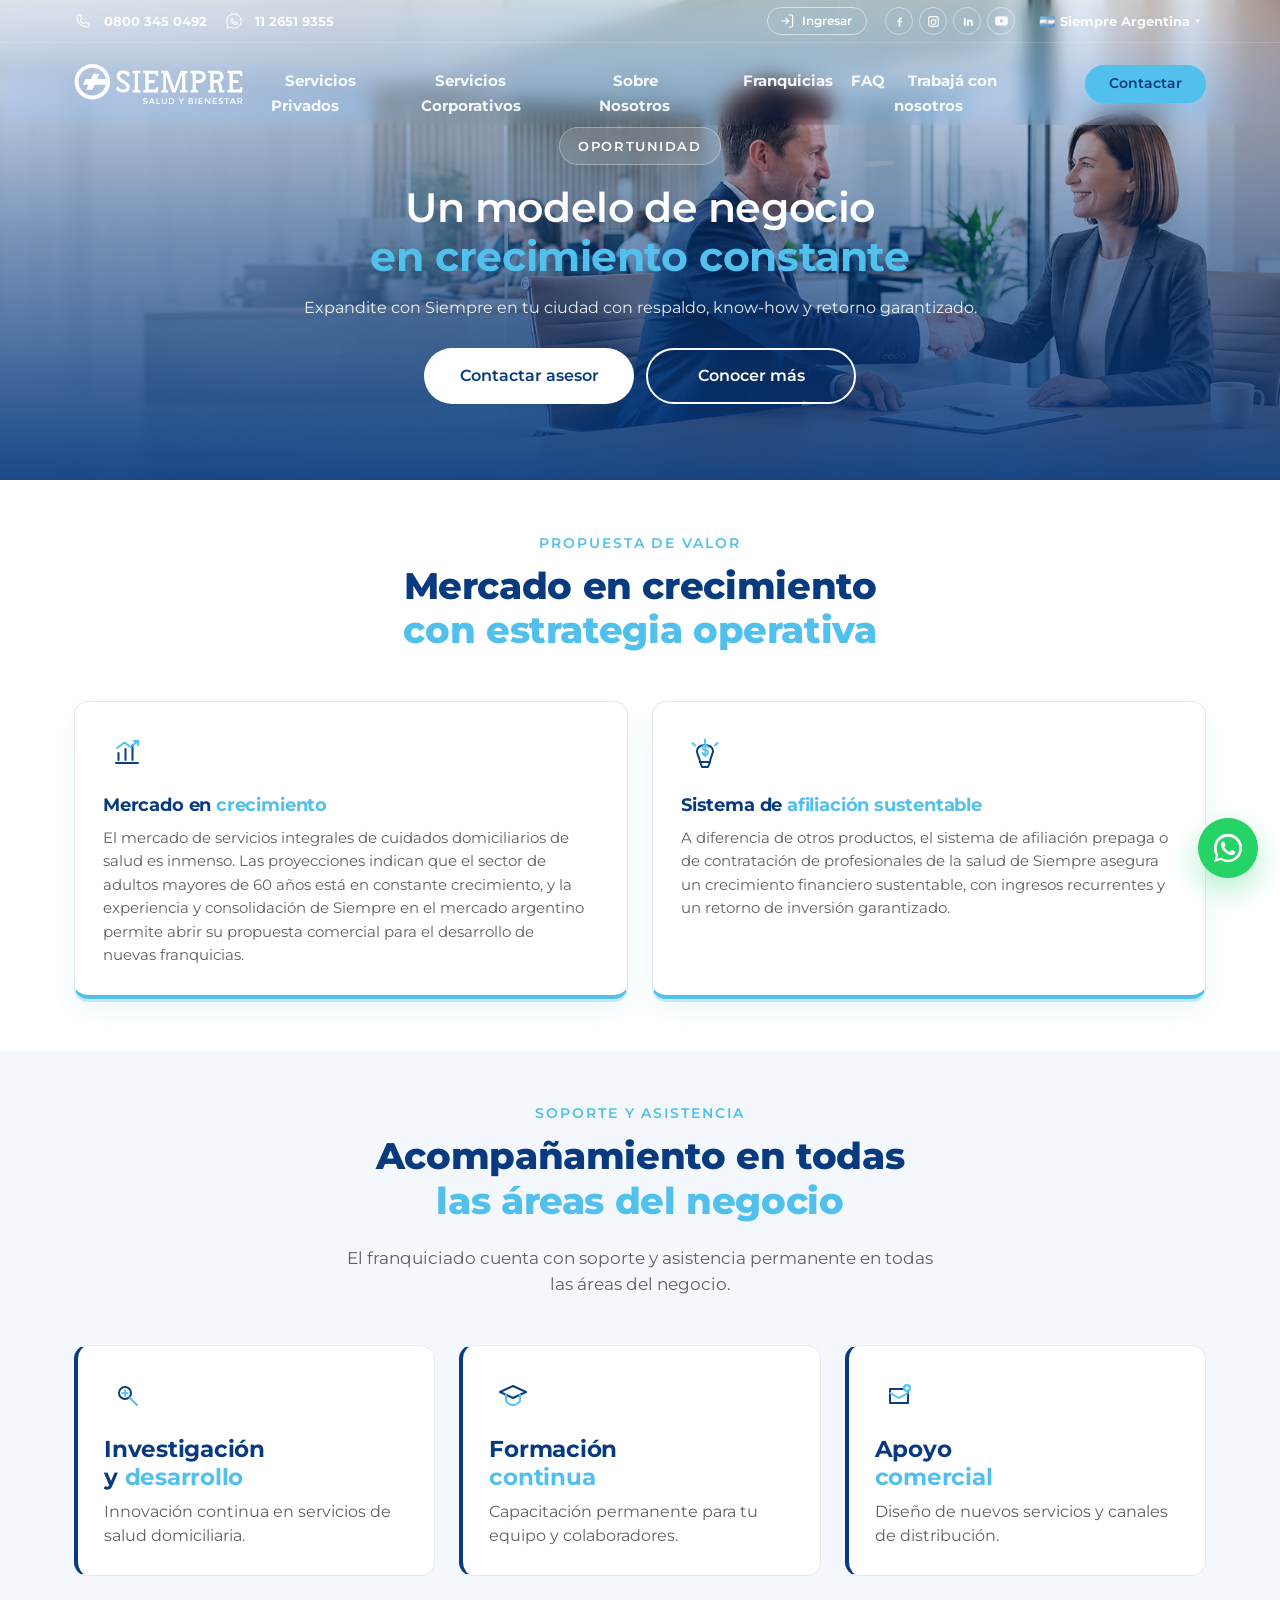
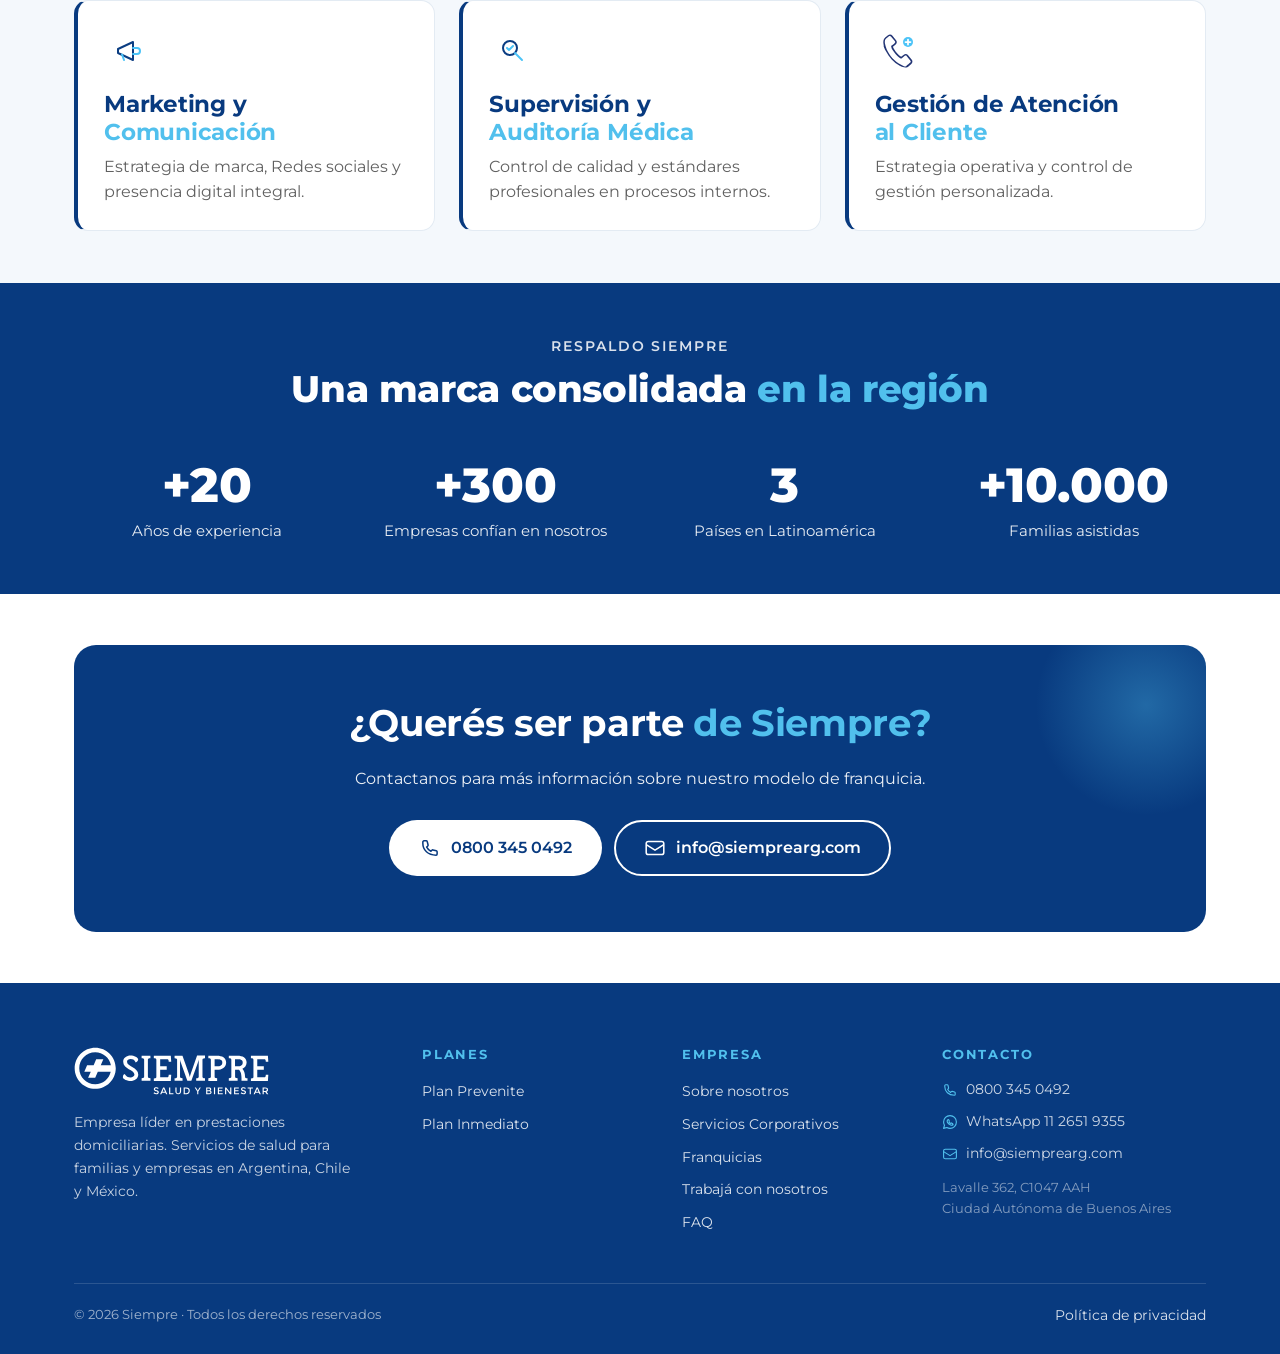
<file: franquicias.html>
<!DOCTYPE html>
<html lang="es">
<head>
<meta charset="UTF-8">
<meta name="viewport" content="width=device-width, initial-scale=1">
<title>Franquicias · Siempre</title>
<meta name="description" content="Sé nuestro socio de negocio. El modelo de franquicia de Siempre ofrece el Know How de una empresa consolidada con un proyecto altamente rentable.">
<meta property="og:title" content="Sé nuestro socio de negocio · Siempre Franquicias">
<meta property="og:description" content="Modelo de franquicia con soporte y asistencia permanente en todas las áreas del negocio.">
<meta property="og:type" content="website">
<meta property="og:locale" content="es_AR">
<link rel="preconnect" href="https://fonts.googleapis.com">
<link rel="preconnect" href="https://fonts.gstatic.com" crossorigin>
<link href="https://fonts.googleapis.com/css2?family=Montserrat:wght@400;500;600;700;800&display=swap" rel="stylesheet">
<link rel="icon" type="image/svg+xml" href="assets/img/iso-siempre.svg">
<link rel="stylesheet" href="assets/css/styles.css">
</head>
<body>

<!-- ============ HEADER ============ -->
<header class="site-header" id="siteHeader">

  <!-- TOPBAR -->
  <div class="topbar">

    <div class="container">

      <div class="topbar-inner">

        <!-- LEFT -->
        <div class="topbar-left">

          <!-- TELEFONO -->
          <a href="tel:08003450492">

            <svg 
              class="topbar-icon" 
              viewBox="0 0 20 20" 
              fill="none"
            >
              <path 
                d="M3.5 4.5A1 1 0 014.5 3.5h2a1 1 0 011 .75l.75 3a1 1 0 01-.29.97L7 9.17c.9 1.74 2.09 2.93 3.83 3.83l.92-.96a1 1 0 01.97-.29l3 .75a1 1 0 01.75 1v2a1 1 0 01-1 1C8.16 16.5 3.5 11.84 3.5 6V4.5z"
                stroke="currentColor"
                stroke-width="1.4"
                stroke-linejoin="round"
              />
            </svg>

            <strong>0800 345 0492</strong>

          </a>

          <!-- WHATSAPP -->
          <a href="https://wa.me/541126519355">

            <svg 
              class="topbar-icon" 
              viewBox="0 0 20 20" 
              fill="none"
            >
              <path 
                d="M10 2C5.58 2 2 5.58 2 10c0 1.48.4 2.87 1.1 4.07L2 18l4.07-1.07A7.96 7.96 0 0010 18c4.42 0 8-3.58 8-8s-3.58-8-8-8zm3.9 11.1c-.16.45-.94.87-1.3.92-.33.05-.74.07-1.2-.08a10.8 10.8 0 01-1.08-.4C8.64 12.8 7.4 11.22 7.3 11.08c-.1-.14-.84-1.1-.84-2.1 0-1 .52-1.49.7-1.7.18-.2.4-.25.53-.25h.38c.12 0 .29-.04.45.34l.58 1.4c.05.12.08.26 0 .42l-.22.33c-.07.1-.15.22-.06.43.38.77.97 1.38 1.73 1.76.2.1.32.08.44-.05l.3-.38c.1-.14.23-.18.37-.12l1.4.65c.16.08.27.12.3.2.04.1.04.53-.12.98z"
                stroke="currentColor"
                stroke-width="1.4"
                stroke-linejoin="round"
              />
            </svg>

            <strong>11 2651 9355</strong>

          </a>

        </div>

        <!-- RIGHT -->
        <div class="topbar-right">

          <a class="topbar-portal" href="mi-siempre.html"><svg class="topbar-icon" viewBox="0 0 20 20" fill="none" aria-hidden="true"><path d="M12.5 2.5h3a1.5 1.5 0 011.5 1.5v12a1.5 1.5 0 01-1.5 1.5h-3" stroke="currentColor" stroke-width="1.5" stroke-linecap="round" stroke-linejoin="round"/><path d="M8.5 13.5L12 10 8.5 6.5M12 10H3" stroke="currentColor" stroke-width="1.5" stroke-linecap="round" stroke-linejoin="round"/></svg><strong>Ingresar</strong></a>

          <div aria-label="Redes sociales" class="topbar-socials">

            <!-- FACEBOOK -->
            <a 
              aria-label="Facebook"
              href="https://facebook.com/Siemprearg/"
              target="_blank"
              rel="noopener noreferrer"
            >
              <svg viewBox="0 0 24 24" fill="currentColor">
                <path d="M13.5 21v-7.5h2.53l.38-2.94H13.5V8.72c0-.85.24-1.43 1.46-1.43h1.56V4.66c-.27-.04-1.2-.12-2.27-.12-2.24 0-3.78 1.37-3.78 3.88v2.16H8v2.94h2.47V21h3.03z"></path>
              </svg>
            </a>

            <!-- INSTAGRAM -->
            <a 
              aria-label="Instagram"
              href="https://instagram.com/Siemprearg/"
              target="_blank"
              rel="noopener noreferrer"
            >
              <svg viewBox="0 0 24 24" fill="currentColor">
  <path d="M7 2h10a5 5 0 015 5v10a5 5 0 01-5 5H7a5 5 0 01-5-5V7a5 5 0 015-5zm0 2a3 3 0 00-3 3v10a3 3 0 003 3h10a3 3 0 003-3V7a3 3 0 00-3-3H7zm5 3.5A5.5 5.5 0 1112 18.5 5.5 5.5 0 0112 7.5zm0 2A3.5 3.5 0 1012 16.5 3.5 3.5 0 0012 9.5zm5.75-3.25a1.25 1.25 0 11-1.25 1.25 1.25 1.25 0 011.25-1.25z"/>
</svg>

            <!-- LINKEDIN -->
            <a 
              aria-label="LinkedIn"
              href="https://linkedin.com/company/siemprearg/posts/?feedView=all"
              target="_blank"
              rel="noopener noreferrer"
            >
              <svg viewBox="0 0 24 24" fill="currentColor">
                <path d="M6.94 5A1.94 1.94 0 115.06 6.94 1.94 1.94 0 016.94 5zM5.16 8.5h3.56V20H5.16zm5.7 0h3.4v1.58h.05a3.73 3.73 0 013.36-1.84c3.59 0 4.25 2.36 4.25 5.44V20h-3.54v-5.08c0-1.21-.02-2.77-1.68-2.77-1.69 0-1.95 1.32-1.95 2.68V20H10.86z"></path>
              </svg>
            </a>

            <!-- YOUTUBE -->
            <a 
              aria-label="YouTube"
              href="https://youtube.com/channel/UCaNuEZdiyHlzwMGWf43lOsw"
              target="_blank"
              rel="noopener noreferrer"
            >
              <svg viewBox="0 0 24 24" fill="currentColor">
                <path d="M23.5 6.2s-.2-1.7-.9-2.4c-.9-.9-1.9-.9-2.4-1C16.8 2.5 12 2.5 12 2.5s-4.8 0-8.2.3c-.5.1-1.5.1-2.4 1C.7 4.5.5 6.2.5 6.2S.3 8.2.3 10.1v1.8c0 1.9.2 3.9.2 3.9s.2 1.7.9 2.4c.9.9 2.1.9 2.6 1 1.9.2 8 .3 8 .3s4.8 0 8.2-.3c.5-.1 1.5-.1 2.4-1 .7-.7.9-2.4.9-2.4s.2-2 .2-3.9v-1.8c0-1.9-.2-3.9-.2-3.9zM9.7 14.8V7.2l6.5 3.8-6.5 3.8z"/>
              </svg>
            </a>

          </div>

          <div class="country-dropdown-wrap">
            <button class="country-dropdown-btn"><span class="flag">🇦🇷</span><strong> Siempre Argentina </strong><span class="country-caret">▾</span></button>
            <div class="country-dropdown-menu">
              <a href="https://siemprearg.com" target="_blank" rel="noopener"><span>🇦🇷</span> Siempre Argentina</a>
              <a href="https://siemprechile.cl" target="_blank" rel="noopener"><span>🇨🇱</span> Siempre Chile</a>
              <a href="https://careu.mx" target="_blank" rel="noopener"><span>🇲🇽</span> CARE U México</a>
            </div>
          </div>

        </div>

      </div>

    </div>

  </div>


  <!--  NAV  -->
<div class="container">
<nav class="nav" id="mainNav">
<a aria-label="Inicio Siempre Argentina" class="nav-logo" href="index.html">
<img alt="Siempre" class="logo-white" src="assets/img/logo-siempre-blanco.svg"/>
<img alt="Siempre" class="logo-blue" src="assets/img/logo-siempre-azul.svg"/>
</a>
<button aria-label="Abrir menú" class="nav-toggle" onclick="document.getElementById('mainNav').classList.toggle('open')">
<span></span><span></span><span></span>
</button>
<ul class="nav-links">
<li class="nav-dropdown">
<a aria-haspopup="true" href="#"><strong>Servicios Privados</strong></a>
<ul class="nav-dropdown-menu">
<li><a href="plan-prevenite.html">Plan Prevenite</a></li>
<li><a href="plan-inmediato.html">Plan Inmediato</a></li>
</ul>
</li>
<li>
<a aria-haspopup="true" href="empresas.html"><strong>Servicios Corporativos</strong></a>
</li>
<li><a href="sobre-nosotros.html"><strong>Sobre Nosotros</strong></a></li>
<li><a href="franquicias.html"><strong>Franquicias</strong></a></li>
<li><a href="faq.html"><strong>FAQ</strong></a></li>
<li><a href="trabaja-con-nosotros.html"><strong>Trabajá con nosotros</strong></a></li>
<li class="nav-item-portal"><a href="mi-siempre.html"><strong>Ingresar a Mi Siempre</strong></a></li>
          </ul>
<div class="nav-cta">
<a class="btn btn-secondary" href="contacto.html">Contactar</a>
</div>
</nav>
</div>
</header>

<!-- ============ PAGE HERO ============ -->
<section class="page-hero" style="background-image:url('assets/img/banners/banner-profesionales.png')">
  <div class="container">
    <div class="page-hero-inner">
      <span class="hero-eyebrow">Oportunidad</span>
      <h1>Un modelo de negocio <br><strong>en crecimiento constante</strong></h1>
      <p class="lead">Expandite con Siempre en tu ciudad con respaldo, know-how y retorno garantizado.</p>
      <div class="hero-ctas">
        <a href="https://wa.me/541126519355" class="btn btn-primary btn-lg" style="background:#fff;color:var(--c-primary)">Contactar asesor</a>
        <a href="#mercado" class="btn btn-ghost-light btn-lg">Conocer más</a>
      </div>
    </div>
  </div>
</section>
<!-- ============ MODELO DE NEGOCIO ============ -->
<section id="mercado">
  <div class="container">
    <div class="section-header">
      <span class="eyebrow">Propuesta de valor</span>
      <h2>Mercado en crecimiento <br><span style="color:var(--c-secondary)">con estrategia operativa</span></h2>
    </div>

    <div class="grid grid-2">

      <div class="card">
        <div class="card-icon">
          <img 
            src="assets/icons/mercado_en_crecimiento.svg" 
            alt="Mercado en crecimiento"
          >
        </div>
        <h3>Mercado en <span class="inmediato-highlight">crecimiento</span></h3>
        <p>El mercado de servicios integrales de cuidados domiciliarios de salud es inmenso. Las proyecciones indican que el sector de adultos mayores de 60 años está en constante crecimiento, y la experiencia y consolidación de Siempre en el mercado argentino permite abrir su propuesta comercial para el desarrollo de nuevas franquicias.</p>
      </div>

      <div class="card">
        <div class="card-icon">
          <img 
            src="assets/icons/sistema_afiliacion_sustentable.svg" 
            alt="Sistema de afiliación sustentable"
          >
        </div>
        <h3>Sistema de <span class="inmediato-highlight">afiliación sustentable</span></h3>
        <p>A diferencia de otros productos, el sistema de afiliación prepaga o de contratación de profesionales de la salud de Siempre asegura un crecimiento financiero sustentable, con ingresos recurrentes y un retorno de inversión garantizado.</p>
      </div>

    </div>
  </div>
</section>

<!-- ============ SOPORTE Y ASISTENCIA ============ -->
<section class="section-soft">
  <div class="container">

    <div class="section-header">
      <span class="eyebrow">Soporte y asistencia</span>

      <h2>
        Acompañamiento en todas <br><span style="color:var(--c-secondary)">las áreas del negocio</span>
      </h2>

      <p>
        El franquiciado cuenta con soporte y asistencia permanente
        en todas <br>las áreas del negocio.
      </p>
    </div>

    <div class="grid grid-3">

      <div class="card-feature">
        <div class="card-icon">
          <img 
            src="assets/icons/investigacion_desarrollo.svg" 
            alt="Investigación y desarrollo"
          >
        </div>

        <h3>Investigación y <span style="color:var(--c-secondary)">desarrollo</span></h3>

        <p>
          Innovación continua en servicios de salud domiciliaria.
        </p>
      </div>

      <div class="card-feature">
        <div class="card-icon">
          <img 
            src="assets/icons/formacion_continua.svg" 
            alt="Formación continua"
          >
        </div>

        <h3>Formación <br><span style="color:var(--c-secondary)">continua</span></h3>

        <p>
          Capacitación permanente para tu equipo y colaboradores.
        </p>
      </div>

      <div class="card-feature">
        <div class="card-icon">
          <img 
            src="assets/icons/apoyo_comercial.svg" 
            alt="Apoyo comercial"
          >
        </div>

        <h3>Apoyo <br><span style="color:var(--c-secondary)">comercial</span></h3>

        <p>
          Diseño de nuevos servicios y canales de distribución.
        </p>
      </div>

      <div class="card-feature">
        <div class="card-icon">
          <img 
            src="assets/icons/marketing_comunicacion.svg" 
            alt="Marketing y Comunicación"
          >
        </div>

        <h3>Marketing y <span style="color:var(--c-secondary)">Comunicación</span></h3>

        <p>
          Estrategia de marca, Redes sociales y presencia digital integral.
        </p>
      </div>

      <div class="card-feature">
        <div class="card-icon">
          <img 
            src="assets/icons/supervision_auditoria.svg" 
            alt="Supervisión y Auditoría Médica"
          >
        </div>

        <h3>
          Supervisión y <br>
          <span style="color:var(--c-secondary)">Auditoría Médica</span>
        </h3>

        <p>
          Control de calidad y estándares profesionales en procesos internos.
        </p>
      </div>

      <div class="card-feature">
        <div class="card-icon">
          <img 
            src="assets/icons/gestion_atencion_cliente.svg" 
            alt="Gestión de Atención al Cliente"
          >
        </div>

        <h3>
          Gestión de Atención <br>
          <span style="color:var(--c-secondary)">al Cliente</span>
        </h3>

        <p>
          Estrategia operativa y control de gestión personalizada.
        </p>
      </div>

    </div>
  </div>
</section>

<!-- ============ STATS ============ -->
<section class="section-primary">
  <div class="container">
    <div class="section-header section-header-light">
      <span class="eyebrow">Respaldo Siempre</span>
      <h2>Una marca consolidada <span style="color:var(--c-secondary)">en la región</span></h2>
    </div>
    <div class="stats-grid">
      <div class="stat">
        <div class="stat-num">+20</div>
        <div class="stat-label">Años de experiencia</div>
      </div>
      <div class="stat">
        <div class="stat-num">+300</div>
        <div class="stat-label">Empresas confían en nosotros</div>
      </div>
      <div class="stat">
        <div class="stat-num">3</div>
        <div class="stat-label">Países en Latinoamérica</div>
      </div>
      <div class="stat">
        <div class="stat-num">+10.000</div>
        <div class="stat-label">Familias asistidas</div>
      </div>
    </div>
  </div>
</section>

<!-- ============ CTA FINAL ============ -->
<section>

  <div class="container">

    <div class="cta-band">

      <h2>
        ¿Querés ser parte 
        <span style="color:var(--c-secondary)">
          de Siempre?
        </span>
      </h2>

      <p>
        Contactanos para más información sobre nuestro modelo de franquicia.
      </p>

      <div class="hero-ctas" style="justify-content:center">

    

        <!-- TELEFONO -->
        <a 
          href="tel:08003450492" 
          class="btn btn-primary btn-lg"
        >

          <svg 
            class="btn-icon"
            viewBox="0 0 20 20"
            fill="none"
          >
            <path 
              d="M3.5 4.5A1 1 0 014.5 3.5h2a1 1 0 011 .75l.75 3a1 1 0 01-.29.97L7 9.17c.9 1.74 2.09 2.93 3.83 3.83l.92-.96a1 1 0 01.97-.29l3 .75a1 1 0 01.75 1v2a1 1 0 01-1 1C8.16 16.5 3.5 11.84 3.5 6V4.5z"
              stroke="currentColor"
              stroke-width="1.4"
              stroke-linejoin="round"
            />
          </svg>

          <span>0800 345 0492</span>

        </a>

        <!-- EMAIL -->
        <a 
          href="mailto:info@siemprearg.com" 
          class="btn btn-secondary btn-lg"
        >

          <svg 
            class="btn-icon"
            viewBox="0 0 20 20"
            fill="none"
          >
            <rect 
              x="2" 
              y="4" 
              width="16" 
              height="12" 
              rx="2"
              stroke="currentColor"
              stroke-width="1.4"
            />

            <path 
              d="M2 7l8 5 8-5"
              stroke="currentColor"
              stroke-width="1.4"
              stroke-linejoin="round"
            />
          </svg>

          <span>info@siemprearg.com</span>

        </a>

      </div>

    </div>

  </div>

</section>

<!-- ============ FOOTER ============ -->
<footer class="site-footer">
  <div class="container">
    <div class="footer-grid">
      <div class="footer-brand-col">
        <img src="assets/img/logo-siempre-blanco.svg" alt="Siempre" class="footer-logo">
        <p>Empresa líder en prestaciones domiciliarias. Servicios de salud para familias y empresas en Argentina, Chile y México.</p>
      </div>
      <div>
        <h4 class="footer-heading-accent">Planes</h4>
        <ul>
          <li><a href="plan-prevenite.html">Plan Prevenite</a></li>
          <li><a href="plan-inmediato.html">Plan Inmediato</a></li>
        </ul>
      </div>
      <div>
        <h4 class="footer-heading-accent">Empresa</h4>
        <ul>
          <li><a href="sobre-nosotros.html">Sobre nosotros</a></li>
          <li><a href="empresas.html">Servicios Corporativos</a></li>
          <li><a href="franquicias.html">Franquicias</a></li>
          <li><a href="trabaja-con-nosotros.html">Trabajá con nosotros</a></li>
          <li><a href="faq.html">FAQ</a></li>
        </ul>
      </div>
      <div>
        <h4 class="footer-heading-accent">Contacto</h4>
        <ul class="footer-contact-list">
          <li><a href="tel:08003450492"><svg class="footer-icon" viewBox="0 0 20 20" fill="none"><path d="M3.5 4.5A1 1 0 014.5 3.5h2a1 1 0 011 .75l.75 3a1 1 0 01-.29.97L7 9.17c.9 1.74 2.09 2.93 3.83 3.83l.92-.96a1 1 0 01.97-.29l3 .75a1 1 0 01.75 1v2a1 1 0 01-1 1C8.16 16.5 3.5 11.84 3.5 6V4.5z" stroke="var(--c-secondary)" stroke-width="1.4" stroke-linejoin="round"/></svg>0800 345 0492</a></li>
          <li><a href="https://wa.me/541126519355" target="_blank" rel="noopener"><svg class="footer-icon" viewBox="0 0 20 20" fill="none"><path d="M10 2C5.58 2 2 5.58 2 10c0 1.48.4 2.87 1.1 4.07L2 18l4.07-1.07A7.96 7.96 0 0010 18c4.42 0 8-3.58 8-8s-3.58-8-8-8zm3.9 11.1c-.16.45-.94.87-1.3.92-.33.05-.74.07-1.2-.08a10.8 10.8 0 01-1.08-.4C8.64 12.8 7.4 11.22 7.3 11.08c-.1-.14-.84-1.1-.84-2.1 0-1 .52-1.49.7-1.7.18-.2.4-.25.53-.25h.38c.12 0 .29-.04.45.34l.58 1.4c.05.12.08.26 0 .42l-.22.33c-.07.1-.15.22-.06.43.38.77.97 1.38 1.73 1.76.2.1.32.08.44-.05l.3-.38c.1-.14.23-.18.37-.12l1.4.65c.16.08.27.12.3.2.04.1.04.53-.12.98z" stroke="var(--c-secondary)" stroke-width="1.4" stroke-linejoin="round"/></svg>WhatsApp 11&nbsp;2651&nbsp;9355</a></li>
          <li><a href="mailto:info@siemprearg.com"><svg class="footer-icon" viewBox="0 0 20 20" fill="none"><rect x="2" y="4" width="16" height="12" rx="2" stroke="var(--c-secondary)" stroke-width="1.4"/><path d="M2 7l8 5 8-5" stroke="var(--c-secondary)" stroke-width="1.4" stroke-linejoin="round"/></svg>info@siemprearg.com</a></li>
        </ul>
        <p class="footer-address">Lavalle 362, C1047 AAH<br>Ciudad Autónoma de Buenos Aires</p>
      </div>
    </div>
    <div class="footer-bottom">
      <div>© 2026 Siempre · Todos los derechos reservados</div>
      <div><a href="politica-de-privacidad.html">Política de privacidad</a></div>
    </div>
  </div>
</footer>

<script>
(function(){
  var h = document.getElementById('siteHeader');
  if(!h) return;
  function onScroll(){
    if(window.scrollY > 40) h.classList.add('is-scrolled');
    else h.classList.remove('is-scrolled');
  }
  window.addEventListener('scroll', onScroll, {passive:true});
  onScroll();
})();
</script>

<!-- ============ FLOATING CTAs ============ -->
<a href="https://wa.me/541126519355" class="float-whatsapp" aria-label="Contactar por WhatsApp" target="_blank" rel="noopener"><svg viewBox="0 0 32 32" aria-hidden="true" focusable="false"><path d="M16 2.667C8.636 2.667 2.667 8.636 2.667 16c0 2.547.722 4.92 1.969 6.946L2.667 29.333l6.59-1.948A13.276 13.276 0 0 0 16 29.333c7.364 0 13.333-5.969 13.333-13.333S23.364 2.667 16 2.667zm0 24.346c-2.139 0-4.205-.582-5.999-1.687l-.43-.255-3.911 1.156 1.169-3.808-.282-.443A10.66 10.66 0 0 1 5.333 16c0-5.882 4.785-10.667 10.667-10.667S26.667 10.118 26.667 16 21.882 27.013 16 27.013zm6.157-7.99c-.337-.169-1.991-.982-2.299-1.094-.308-.113-.532-.169-.756.169-.224.337-.866 1.094-1.062 1.318-.196.224-.392.252-.728.084-.337-.169-1.422-.524-2.708-1.671-1.001-.892-1.676-1.992-1.872-2.329-.196-.337-.021-.519.148-.687.151-.151.337-.392.505-.589.169-.196.224-.337.337-.561.113-.224.056-.421-.028-.589-.084-.169-.756-1.823-1.036-2.497-.273-.655-.55-.566-.756-.577l-.644-.012c-.224 0-.589.084-.897.421-.308.337-1.176 1.149-1.176 2.803 0 1.654 1.204 3.252 1.371 3.476.169.224 2.371 3.621 5.745 5.077.803.347 1.43.554 1.918.708.806.256 1.539.22 2.119.134.646-.097 1.991-.813 2.272-1.598.281-.785.281-1.458.196-1.598-.084-.141-.308-.224-.645-.392z" fill="currentColor"/></svg></a>

<script src="assets/js/main.js"></script>

</body>
</html>
</file>
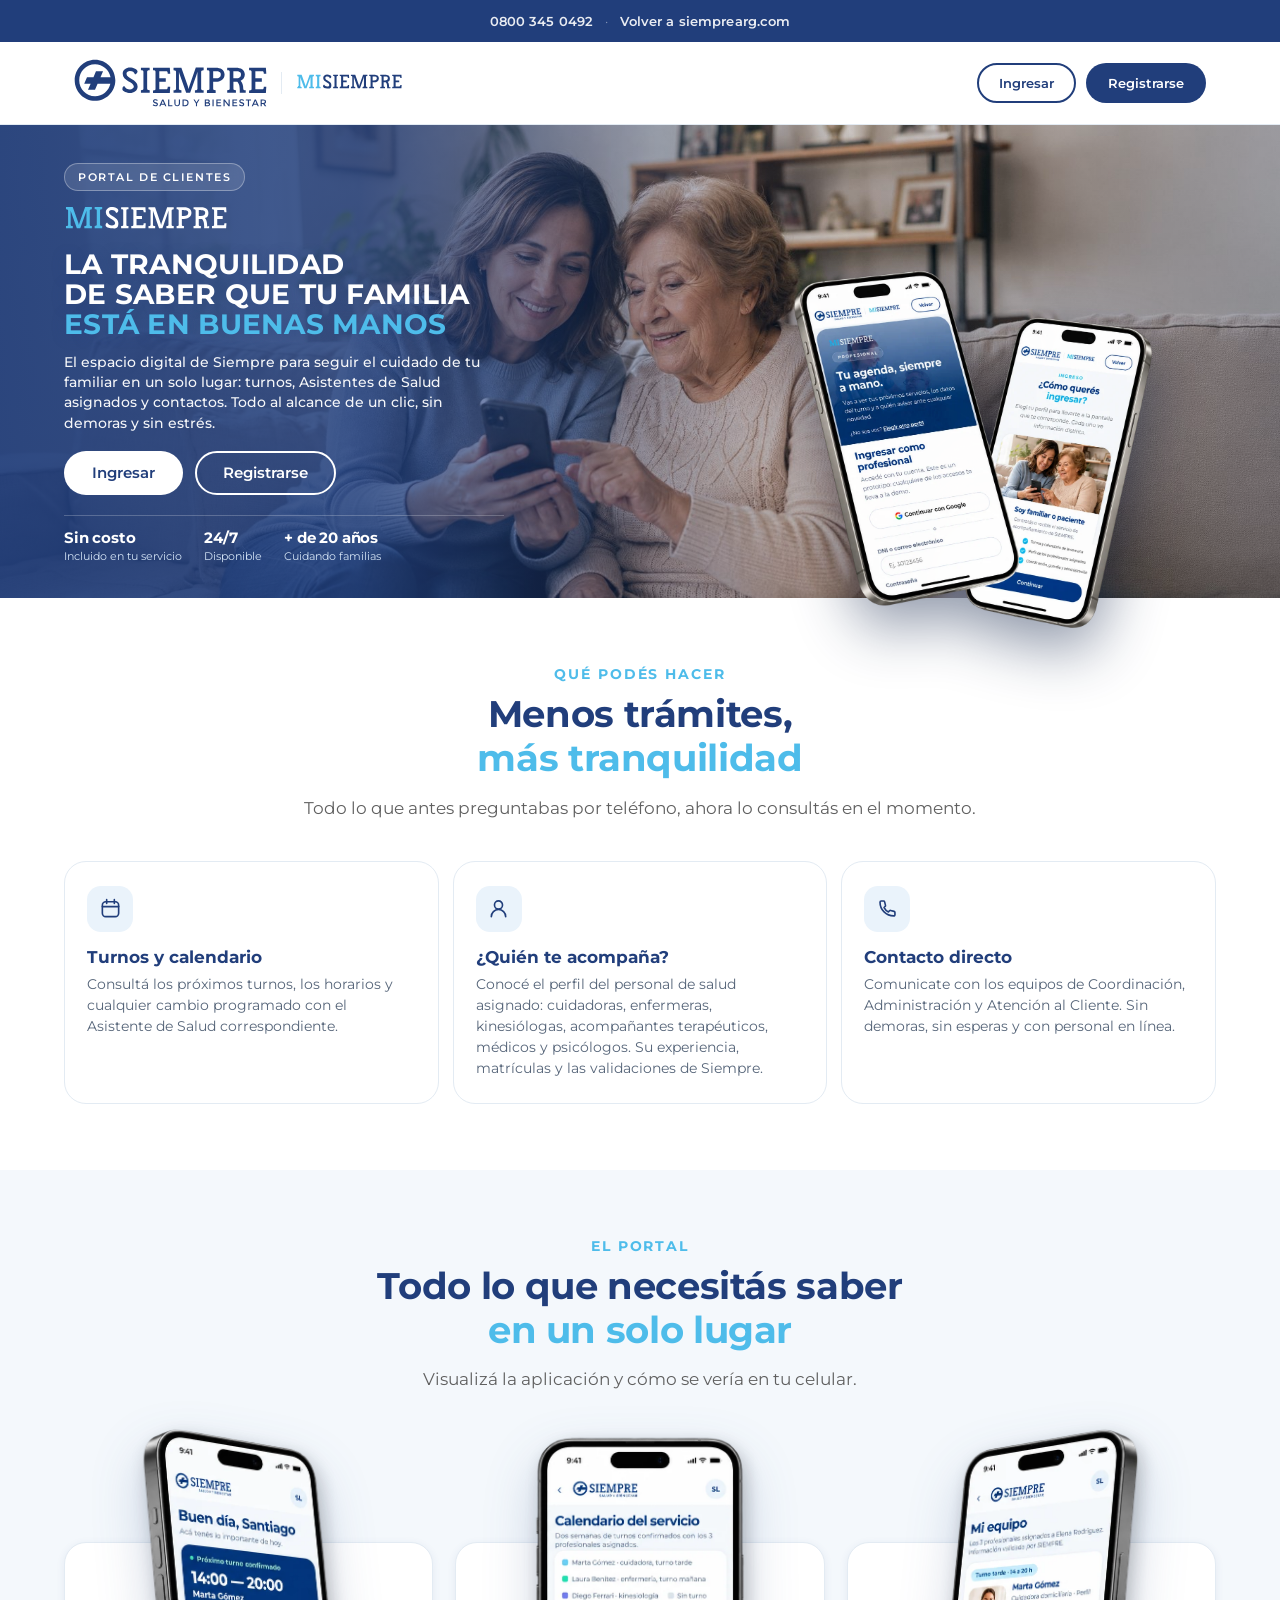
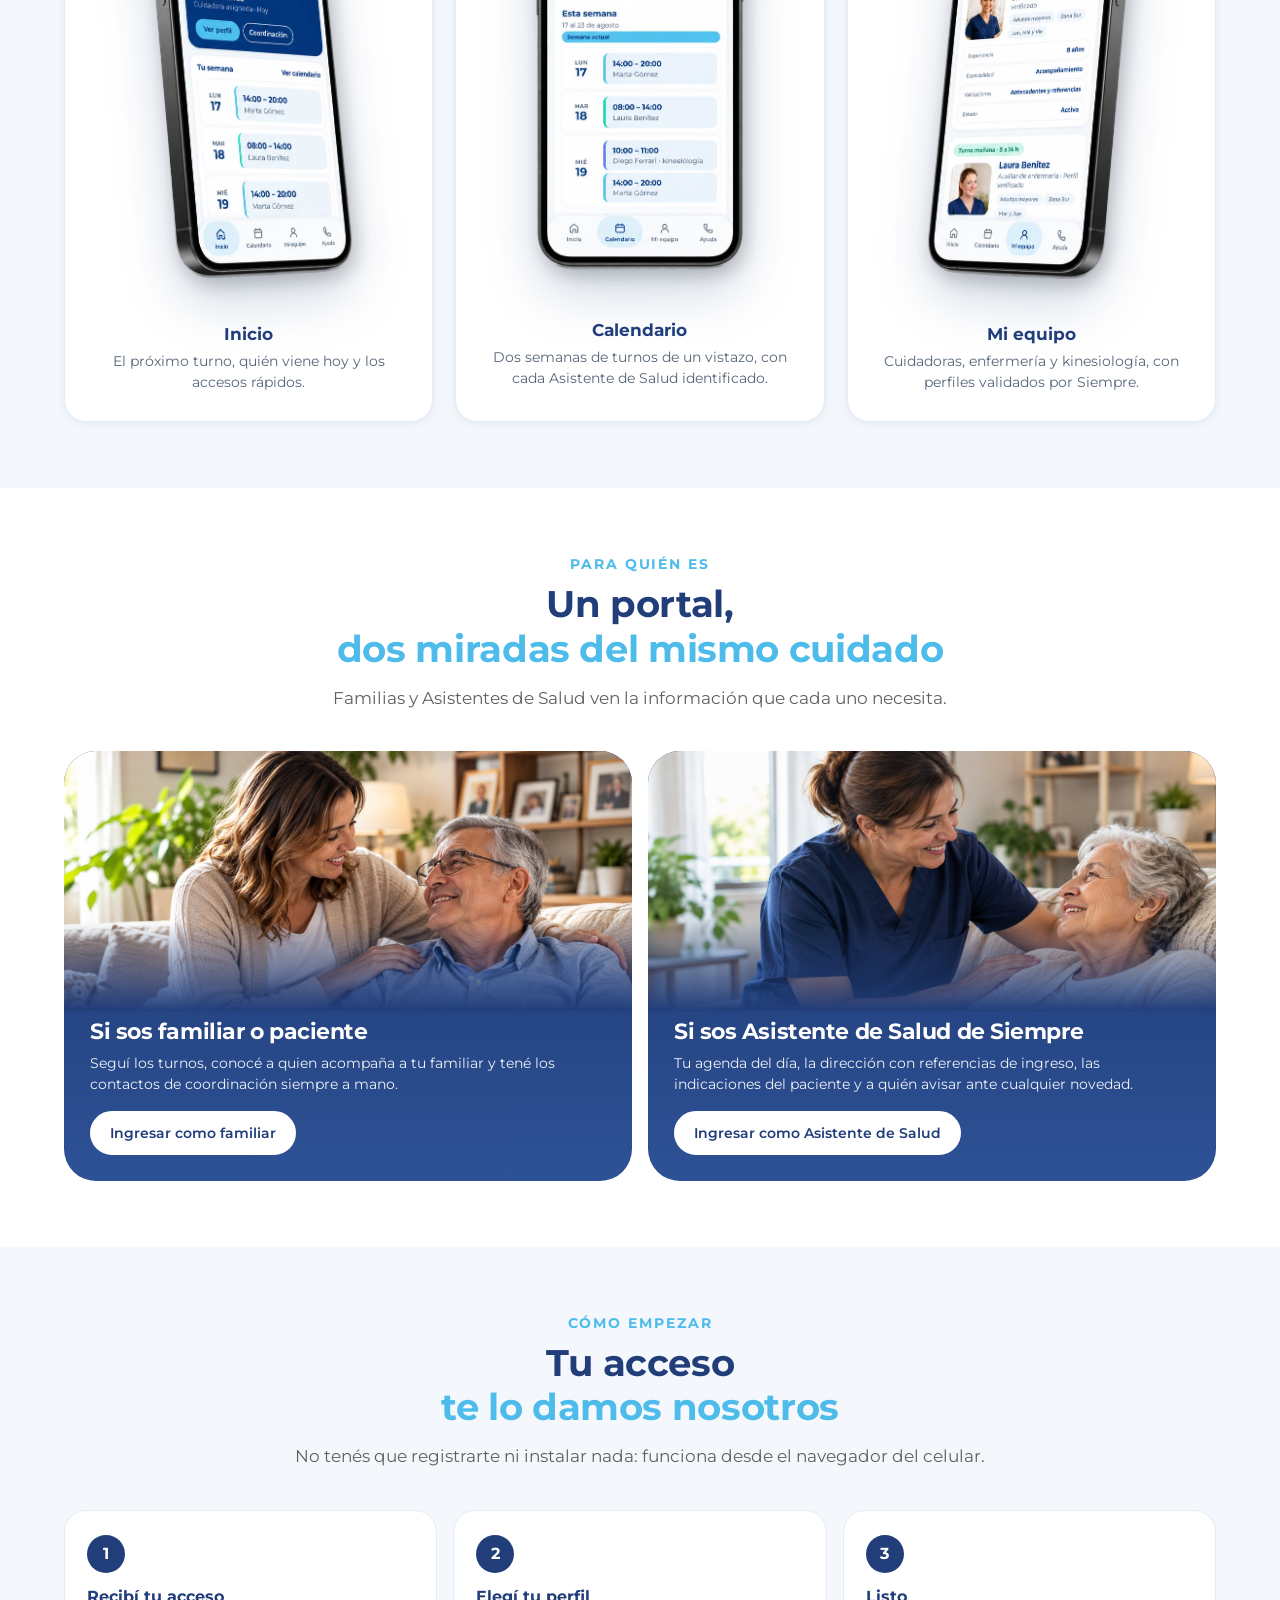
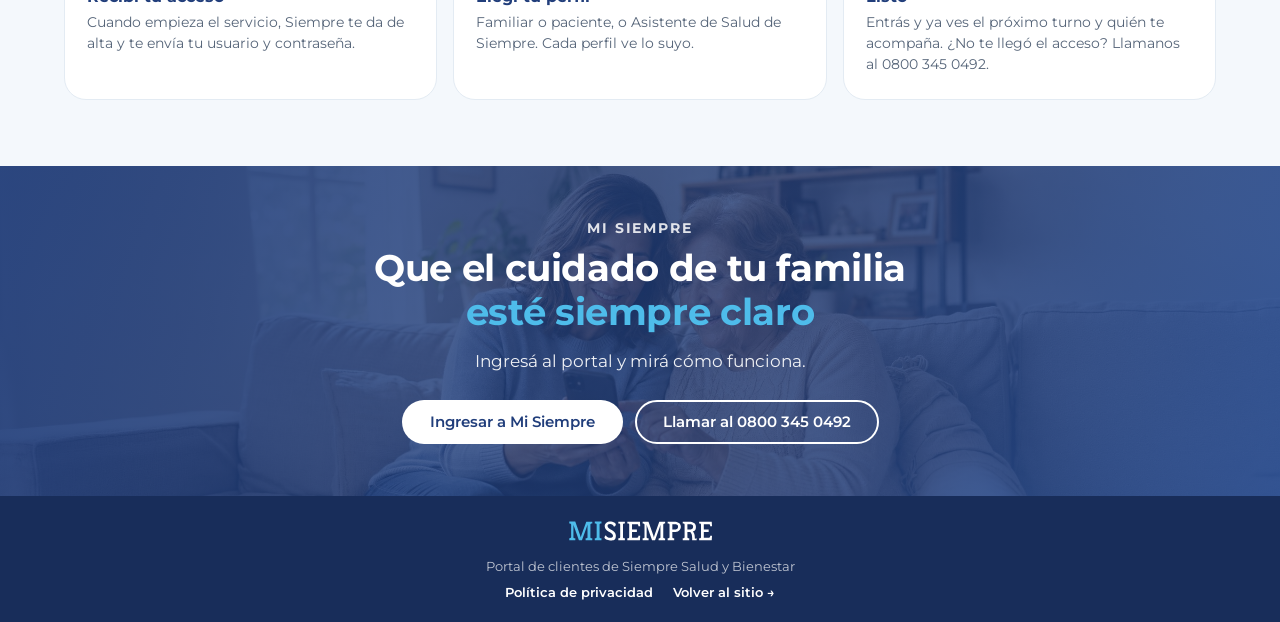
<file: mi-siempre.html>
<!doctype html>
<html lang="es">
<head>
<meta charset="utf-8">
<meta name="viewport" content="width=device-width,initial-scale=1,viewport-fit=cover">
<title>Mi Siempre · Portal de clientes | Siempre</title>
<meta name="description" content="Mi Siempre es el portal de Siempre para consultar turnos, conocer a los Asistentes de Salud asignados y tener los contactos importantes siempre a mano.">
<meta property="og:title" content="Mi Siempre · Portal de clientes | Siempre">
<meta property="og:description" content="Turnos, Asistentes de Salud asignados y contactos, siempre a mano.">
<meta property="og:type" content="website">
<meta property="og:locale" content="es_AR">
<link rel="preconnect" href="https://fonts.googleapis.com">
<link rel="preconnect" href="https://fonts.gstatic.com" crossorigin>
<link rel="stylesheet" href="https://fonts.googleapis.com/css2?family=Montserrat:wght@300;400;500;600;700;800&display=swap">
<link rel="icon" type="image/svg+xml" href="assets/img/iso-siempre.svg">
<link rel="apple-touch-icon" href="assets/img/app/apple-touch-icon.png">
<link rel="manifest" href="mi-siempre.webmanifest">
<meta name="theme-color" content="#213E7B">
<meta name="apple-mobile-web-app-title" content="Mi Siempre">
<!-- Imagen para compartir (WhatsApp, redes). Cuando el sitio tenga dominio definitivo,
     conviene poner la dirección completa: https://.../assets/img/app/og-mi-siempre.jpg -->
<meta property="og:image" content="assets/img/app/og-mi-siempre.jpg">
<meta property="og:image:width" content="1200">
<meta property="og:image:height" content="630">
<meta property="og:image:alt" content="Mi Siempre: la tranquilidad de saber que tu familia está en buenas manos">
<meta name="twitter:card" content="summary_large_image">
<style>


/* =========================================================================
   Mi Siempre — portal de Siempre
   Los tokens de marca son los mismos de assets/css/styles.css.
   Si cambia un color de marca, se cambia allá y acá (una sola línea).
   ========================================================================= */
:root{
  /* --- Tokens de marca (espejo de styles.css) --- */
  --c-primary:#213E7B;
  --c-secondary:#4EBCEA;
  --c-prevenite:#1ECDB0;
  --c-text:#2b2b2b;
  --c-text-muted:#606060;
  --c-bg:#ffffff;
  --c-bg-soft:#F4F8FC;
  --c-bg-alt:#EAF3FB;
  --c-border:#e3ebf3;
  --c-success:#2FA675;
  --gradient-primary:linear-gradient(135deg,#213E7B 0%,#2E5296 100%);
  --radius-sm:8px; --radius-md:14px; --radius-lg:22px; --radius-xl:32px;
  --shadow-sm:0 2px 8px rgba(33,62,123,.08);
  --shadow-md:0 8px 24px rgba(33,62,123,.10);
  --shadow-lg:0 18px 48px rgba(33,62,123,.14);
  --container:1180px;
  --t-fast:180ms ease; --t-slow:320ms ease;

  /* --- Alias cortos usados dentro del portal --- */
  --blue:var(--c-primary);
  --sky:var(--c-secondary);
  --ink:var(--c-text);
  --muted:#566579; /* gris azulado del portal, oscurecido a >=5:1 */
  --bg:var(--c-bg-soft);
  --ice:var(--c-bg-alt);
  --line:var(--c-border);
  --white:#fff;
  --green:var(--c-success);
  --shadow:var(--shadow-md);
}
*{box-sizing:border-box}html{scroll-behavior:smooth}html,body{margin:0;max-width:100%;overflow-x:hidden;font-family:'Montserrat',-apple-system,BlinkMacSystemFont,'Segoe UI',Arial,sans-serif;color:var(--ink);background:var(--bg)}a{text-decoration:none;color:inherit}img{display:block;max-width:100%}input{font:inherit}
/* ROUTING: landing stays beneath, only targeted screens overlay it. No JS required. */
.route{display:none;position:fixed;inset:0;z-index:100;background:var(--bg);overflow-y:auto;overflow-x:hidden;overscroll-behavior:contain;-webkit-overflow-scrolling:touch}.route:target{display:block}
.topbar{background:var(--c-primary);color:#fff;font-size:.82rem;letter-spacing:.01em}.topbar-inner{max-width:1180px;margin:auto;padding:0 24px;height:32px;display:flex;align-items:center;justify-content:center;gap:12px}.header{position:sticky;top:0;z-index:60;background:#fff;border-bottom:1px solid var(--line);transition:box-shadow .32s ease,border-color .32s ease}.header-inner{max-width:1180px;height:68px;margin:auto;padding:0 24px;display:flex;align-items:center;gap:14px;min-width:0}.logo{width:163px;flex:0 0 auto}.brand-section{height:22px;width:auto;display:block;object-fit:contain;border-left:1px solid var(--line);padding-left:14px;flex:0 0 auto}.header-actions{margin-left:auto;display:flex;gap:8px;min-width:0}
.btn{display:inline-flex;align-items:center;justify-content:center;gap:8px;min-height:44px;padding:0 26px;border-radius:999px;font-size:15px;font-weight:600;font-family:inherit;border:2px solid transparent;white-space:nowrap;cursor:pointer;transition:all var(--t-fast)}.btn-primary{background:var(--blue);color:#fff}.btn-outline{background:#fff;border-color:var(--blue);color:var(--blue)}.btn-sky{background:var(--sky);color:var(--blue)}.btn-soft{background:var(--ice);color:var(--blue)}.btn-sm{min-height:38px;padding:0 14px;font-size:14px}.hide-mobile{display:none}
.container{width:min(1180px,100%);margin:auto;padding:0 14px;min-width:0}
/* Landing */
.landing{min-height:100vh;background:#fff}.hero{position:relative;isolation:isolate;overflow:hidden;color:#fff;background:var(--c-primary) url('assets/img/banners/banner-cta-final.jpg') center/cover no-repeat;padding:64px 0 68px}.hero:before{content:'';position:absolute;inset:0;z-index:-1;background:linear-gradient(to top,rgba(33,62,123,.96) 0%,rgba(33,62,123,.88) 38%,rgba(33,62,123,.60) 100%)}.hero-grid{display:grid;grid-template-columns:1fr;gap:18px;align-items:center}.hero-copy{padding:8px 2px}.eyebrow{font-size:13px;font-weight:900;letter-spacing:.14em;text-transform:uppercase;color:var(--sky);margin-bottom:10px}.hero h1{margin:0 0 14px;color:var(--blue);font-size:38px;line-height:1.02;letter-spacing:-.045em}.hero p{margin:0 0 18px;color:var(--muted);font-size:14px;line-height:1.55}.hero-actions{display:grid;grid-template-columns:1fr;gap:9px}.hero-photo{border-radius:24px;overflow:hidden;min-height:245px;background:#e6edf4;box-shadow:var(--shadow-sm)}.hero-photo img{width:100%;height:100%;min-height:245px;object-fit:cover;object-position:center}.benefits{padding:14px 0 24px}.benefit-grid{display:grid;gap:10px}.benefit{background:var(--bg);border:1px solid var(--line);border-radius:18px;padding:15px}.benefit strong{display:block;color:var(--blue);font-size:16px;margin-bottom:4px}.benefit p{margin:0;color:var(--muted);font-size:14px;line-height:1.45}.mock-section{background:var(--bg);padding:26px 0 34px}.section-head{margin-bottom:16px}.section-head h2{margin:0 0 7px;color:var(--blue);font-size:26px;line-height:1.08;letter-spacing:-.035em}.section-head p{margin:0;color:var(--muted);font-size:15px}.mock-grid{display:grid;gap:11px}.mock-card{display:grid;gap:18px;justify-items:center;text-align:center;background:#fff;border:1px solid var(--line);border-radius:var(--radius-lg);padding:24px 18px 26px;min-width:0;box-shadow:var(--shadow-sm)}.mock-copy strong{display:block;color:var(--c-primary);font-size:17px;margin-bottom:7px}.mock-copy p{margin:0;color:var(--muted);font-size:10px;line-height:1.45}.phone{background:#101010;border-radius:32px;padding:6px;box-shadow:0 18px 38px rgba(33,62,123,.18);width:100%;max-width:208px;margin:0 auto}.phone-shell{background:#fff;border-radius:26px;overflow:hidden}.phone-top{height:26px;display:flex;align-items:center;justify-content:center}.dynamic-island{width:54px;height:14px;background:#101010;border-radius:999px}.phone-body{padding:12px 11px 14px}.phone-head{display:flex;align-items:center;justify-content:space-between;margin-bottom:10px}.phone-head b{font-size:8px;color:var(--blue)}.avatar{width:27px;height:27px;border-radius:50%;display:grid;place-items:center;background:var(--ice);color:var(--c-primary);font-size:10px;font-weight:700;flex:0 0 auto}.mini-card{background:var(--c-primary);color:#fff;border-radius:13px;padding:11px;margin-bottom:8px}.mini-card small{font-size:6px;color:#cceadf}.mini-card b{display:block;font-size:9px;margin:4px 0 1px}.mini-card span{font-size:6px;opacity:.78}.mini-row{display:grid;gap:7px}.mini-item{border:1px solid var(--line);border-radius:11px;padding:9px}.mini-item b{display:block;color:var(--blue);font-size:7px}.mini-item span{font-size:6px;color:var(--muted)}
/* Auth */
.auth-wrap{min-height:calc(100vh - 100px);display:grid;place-items:center;padding:26px 18px 40px}.auth-card{width:min(940px,100%);display:grid;grid-template-columns:1fr;background:#fff;border:1px solid var(--line);border-radius:var(--radius-xl);overflow:hidden;box-shadow:var(--shadow-lg)}.auth-side{background:linear-gradient(155deg,var(--c-primary),#2E5296);color:#fff;padding:30px 28px;display:flex;flex-direction:column}.auth-side h1{color:#fff;font-size:30px;line-height:1.05;margin:0 0 10px}.auth-side p{font-size:15px;color:#d5e0ec;margin:0}.auth-photo{margin-top:18px;border-radius:18px;overflow:hidden;height:170px}.auth-photo img{width:100%;height:100%;object-fit:cover}.auth-main{padding:30px 28px 34px}.auth-main h2{font-size:25px;color:var(--blue);margin:0 0 7px}.auth-main>p{margin:0 0 16px;color:var(--muted);font-size:15px}.google{height:44px;border:1px solid #cbd8e6;border-radius:999px;display:flex;align-items:center;justify-content:center;gap:8px;font-size:14px;font-weight:800}.google-g{color:#4285f4;font-weight:900;font-size:16px}.divider{display:flex;align-items:center;gap:8px;margin:14px 0;color:var(--muted);font-size:13px}.divider:before,.divider:after{content:"";height:1px;background:var(--line);flex:1}.field{margin-top:9px}.field label{font-size:13px;font-weight:800;color:var(--muted);display:block;margin-bottom:4px}.field input{width:100%;height:42px;border:1px solid #cad7e5;border-radius:999px;padding:0 14px;font-size:15px;outline:none}.roles{margin-top:15px;display:grid;gap:9px}.role{display:grid;grid-template-columns:66px minmax(0,1fr);gap:12px;align-items:center;border:1px solid var(--line);border-radius:18px;padding:10px;background:#fff;min-width:0}.role-photo{width:66px;height:72px;border-radius:14px;overflow:hidden;background:var(--ice)}.role-photo img{width:100%;height:100%;object-fit:cover}.role h3{margin:0 0 4px;font-size:16px;color:var(--blue)}.role p{margin:0 0 7px;font-size:13px;color:var(--muted);line-height:1.4}.role .btn{min-height:34px;padding:0 12px;font-size:13px}
/* Portal shared */
.portal{min-height:100%;padding-bottom:84px}.portal-header{position:sticky;top:0;z-index:60;background:#fff;border-bottom:1px solid var(--line);transition:box-shadow .32s ease,border-color .32s ease}.portal-header-inner{height:68px;padding:0 24px;display:flex;align-items:center;gap:14px;max-width:1180px;margin:auto;min-width:0}.portal-header .logo{width:112px}.portal-title{font-size:.92rem;font-weight:600;color:var(--c-primary);border-left:1px solid var(--line);padding-left:14px;white-space:nowrap;overflow:hidden;text-overflow:ellipsis}img.portal-title{height:22px;width:auto;object-fit:contain;flex:0 0 auto}.portal-avatar{margin-left:auto;width:40px;height:40px;border-radius:50%;display:grid;place-items:center;background:var(--ice);color:var(--c-primary);font-size:.82rem;font-weight:700;flex:0 0 auto;transition:background var(--t-fast)}.portal-avatar:hover{background:var(--c-secondary)}.back{font-size:26px;line-height:1;color:var(--c-primary);font-weight:400;flex:0 0 auto;width:32px;height:32px;display:grid;place-items:center;border-radius:50%;margin-left:-6px;transition:background var(--t-fast)}.back:hover{background:var(--ice)}.portal-layout{max-width:1180px;margin:auto;padding:16px 13px;display:grid;grid-template-columns:1fr;gap:14px;min-width:0}.desktop-sidebar{display:none}.portal-main{min-width:0}.page-head{margin-bottom:13px}.page-head h1{margin:0;color:var(--blue);font-size:25px;letter-spacing:-.035em}.page-head p{margin:3px 0 0;color:var(--muted);font-size:14px}.grid2{display:grid;grid-template-columns:1fr;gap:11px;min-width:0}.stack{display:grid;gap:11px;min-width:0}.card{background:#fff;border:1px solid var(--line);border-radius:20px;padding:14px;box-shadow:var(--shadow-sm);min-width:0}.card.blue{background:var(--blue);color:#fff;border:none;padding:18px}.status{display:flex;align-items:center;gap:7px;font-size:13px;font-weight:800;color:#c9f0de}.status-dot{width:7px;height:7px;background:#5BE0A4;border-radius:50%}.big-time{font-size:31px;line-height:1;font-weight:800;letter-spacing:-.045em;margin:12px 0 5px}.person-name{font-size:16px;font-weight:800}.sub{font-size:13px;color:#cad8e7}.card-actions{display:flex;gap:7px;flex-wrap:wrap;margin-top:13px}.card-actions .btn{min-height:35px;padding:0 12px;font-size:13px}.card-title{display:flex;align-items:center;justify-content:space-between;gap:8px;margin-bottom:10px}.card-title h3{font-size:15px;color:var(--blue);margin:0}.card-title a{font-size:13px;color:var(--blue);font-weight:800}.person-card{display:grid;grid-template-columns:70px minmax(0,1fr);gap:10px;align-items:start}.person-card img{width:70px;height:82px;border-radius:15px;object-fit:cover}.person-card strong{display:block;font-size:15px;color:var(--blue);margin:1px 0 2px}.person-card p{font-size:13px;color:var(--muted);margin:0}.tags{display:flex;flex-wrap:wrap;gap:4px;margin-top:7px}.tag{padding:4px 6px;background:var(--bg);border-radius:999px;font-size:11px;font-weight:800;color:var(--muted)}.list{display:grid;gap:6px}.list-item{display:flex;align-items:center;justify-content:space-between;gap:10px;border:1px solid var(--line);border-radius:12px;padding:9px 10px;background:#fff;min-width:0}.list-item>div{min-width:0}.list-item strong{display:block;font-size:13px;color:var(--blue);word-break:break-word}.list-item span{display:block;font-size:12px;color:var(--muted);word-break:break-word}.list-item b{font-size:13px;color:var(--blue);flex:0 0 auto}.stats{display:grid;grid-template-columns:repeat(3,minmax(0,1fr));gap:6px}.stat{border:1px solid var(--line);border-radius:12px;padding:8px;min-width:0}.stat span{display:block;font-size:11px;color:var(--muted)}.stat strong{display:block;font-size:13px;color:var(--blue);word-break:break-word}.notice{padding:10px;border-radius:12px;background:#eaf8f2;border:1px solid #d0ecdf;color:#287a60;font-size:13px}.notice.warning{background:#fff8e7;border-color:#f1e0ab;color:#866515}
/* Mobile calendar: deliberately vertical, no sideways scroll */
.schedule{display:grid;gap:9px}.schedule-day{display:grid;grid-template-columns:58px minmax(0,1fr);gap:14px;align-items:center;border:1px solid var(--line);border-radius:var(--radius-md);padding:12px 14px;background:#fff;min-width:0}.date{text-align:center}.date span{display:block;font-size:11px;text-transform:uppercase;font-weight:900;color:var(--muted)}.date b{display:block;font-size:16px;color:var(--blue)}.shift{background:var(--ice);border-radius:11px;padding:11px 13px;font-size:14px;color:var(--c-primary);font-weight:600;min-width:0;border-left:4px solid var(--c-secondary)}.shift.off{background:#f2f4f7;color:var(--muted)}
.profile-hero{display:grid;grid-template-columns:104px minmax(0,1fr);gap:16px;align-items:center}.profile-hero img{width:96px;height:110px;object-fit:cover;border-radius:18px}.profile-hero h2{margin:0 0 3px;font-size:21px;color:var(--blue)}.profile-hero p{margin:0;color:var(--muted);font-size:13px}.data-grid{display:grid;grid-template-columns:1fr 1fr;gap:6px;margin-top:12px}.data{border:1px solid var(--line);border-radius:11px;padding:9px;min-width:0}.data span{display:block;font-size:11px;color:var(--muted)}.data strong{display:block;font-size:13px;color:var(--blue);word-break:break-word}.map{background:linear-gradient(145deg,#e6f3fa,#f7fbff);border:1px solid var(--line);border-radius:17px;padding:10px}.map-canvas{position:relative;height:170px;border-radius:13px;overflow:hidden;background:linear-gradient(90deg,rgba(33,62,123,.07) 0 2px,transparent 2px 100%),linear-gradient(rgba(33,62,123,.07) 0 2px,transparent 2px 100%),linear-gradient(145deg,#d6edf8,#f8fbff);background-size:42px 42px,42px 42px,100% 100%}.road{position:absolute;background:#b8d3e5;border-radius:999px}.road.a{width:190px;height:13px;left:8px;top:65px;transform:rotate(-14deg)}.road.b{width:180px;height:13px;right:5px;top:102px;transform:rotate(25deg)}.road.c{width:13px;height:135px;left:118px;top:20px}.pin{position:absolute;right:72px;top:64px;width:22px;height:22px;background:var(--blue);border-radius:50% 50% 50% 0;transform:rotate(-45deg)}.pin:after{content:"";position:absolute;left:6px;top:6px;width:9px;height:9px;background:#fff;border-radius:50%}.map-info{margin-top:9px;display:flex;align-items:center;justify-content:space-between;gap:10px}.map-info strong{display:block;font-size:13px;color:var(--blue)}.map-info span{display:block;font-size:11px;color:var(--muted)}
/* Apple-like glass island */
.bottom-nav{position:fixed;z-index:160;left:12px;right:12px;bottom:10px;height:64px;display:grid;grid-template-columns:repeat(4,1fr);gap:3px;padding:5px;border-radius:999px;background:rgba(248,252,255,.55);border:1px solid rgba(255,255,255,.82);box-shadow:0 12px 30px rgba(33,62,123,.18),inset 0 0 0 1px rgba(255,255,255,.28);backdrop-filter:blur(24px) saturate(180%);-webkit-backdrop-filter:blur(24px) saturate(180%)}.bottom-nav a{display:grid;place-items:center;align-content:center;gap:2px;color:var(--muted);border-radius:999px;min-width:0}.bottom-nav a.active{background:rgba(78,188,234,.22);color:var(--blue)}.bottom-nav svg{width:20px;height:20px}.bottom-nav .nav-label{font-size:11px;font-weight:800;line-height:1}.desktop-sidebar nav{display:grid;gap:4px}.desktop-sidebar a{padding:10px 12px;border-radius:999px;font-size:13px;font-weight:800;color:var(--muted)}.desktop-sidebar a.active{background:var(--ice);color:var(--blue)}.desktop-user{margin-top:16px;padding-top:14px;border-top:1px solid var(--line)}
@media (max-width:380px){.logo{width:112px}.brand-section{display:none}.header-inner{gap:8px}.header-actions .btn{padding:0 12px}.hero-logo{height:40px;margin-bottom:16px}.hero h1{font-size:34px}.profile-hero{grid-template-columns:82px minmax(0,1fr)}.profile-hero img{width:82px;height:98px}.data-grid{grid-template-columns:1fr}.stats{grid-template-columns:1fr 1fr}}
@media (min-width:720px){.hide-mobile{display:inline-flex}.hero{padding:34px 0}.hero-grid{grid-template-columns:1fr 1fr;gap:36px}.hero h1{font-size:52px}.hero-actions{display:flex}.hero-actions .btn{width:auto}.hero-photo{min-height:390px}.hero-photo img{min-height:390px}.benefit-grid{grid-template-columns:repeat(3,1fr)}.mock-grid{grid-template-columns:repeat(3,1fr)}.mock-card{grid-template-columns:100px minmax(0,1fr)}.phone{max-width:100px}.auth-card{grid-template-columns:.9fr 1.1fr}.roles{grid-template-columns:1fr 1fr}.grid2{grid-template-columns:minmax(0,1.2fr) minmax(0,.8fr)}.schedule{grid-template-columns:repeat(2,minmax(0,1fr))}}
@media (min-width:900px){.portal{padding-bottom:24px}.portal-layout{grid-template-columns:220px minmax(0,1fr);gap:16px;padding-top:24px}.desktop-sidebar{display:block;background:#fff;border:1px solid var(--line);border-radius:var(--radius-lg);padding:16px;height:max-content;position:sticky;top:98px}.bottom-nav{display:none}.page-head h1{font-size:30px}.profile-hero{grid-template-columns:130px minmax(0,1fr)}.profile-hero img{width:130px;height:150px}.data-grid{grid-template-columns:repeat(2,minmax(0,1fr))}}

/* Titulos: mismo tratamiento que el sitio principal */
h1,h2,h3,h4,h5,h6{font-family:'Montserrat',sans-serif;font-weight:700;color:var(--c-primary);line-height:1.2;letter-spacing:-.02em}

/* Botones: mismos estados que el sitio principal */
.btn-primary:hover{background:#1A3266;color:#fff}
.btn-outline:hover{background:var(--c-primary);color:#fff}
.btn-sky:hover{background:var(--c-primary);color:#fff}
.btn-soft:hover{background:var(--c-secondary);color:var(--c-primary)}
.btn-sm{min-height:40px;padding:0 18px;font-size:14px}

/* ---- Hero de la landing: mismo lenguaje que el hero del sitio ---- */
.hero-logo{height:54px;width:auto;display:block;margin-bottom:22px;object-fit:contain}.hero .eyebrow{display:inline-block;background:rgba(255,255,255,.12);border:1px solid rgba(255,255,255,.32);
  color:#fff;font-weight:600;font-size:.72rem;letter-spacing:.12em;text-transform:uppercase;
  padding:7px 15px;border-radius:999px;margin-bottom:16px;backdrop-filter:blur(6px)}
.hero h1{color:#fff;font-size:clamp(2rem,7vw,3.1rem);font-weight:700;text-transform:uppercase;
  letter-spacing:.01em;line-height:1.02;margin:0 0 14px;text-shadow:0 2px 14px rgba(33,62,123,.35)}
.hero h1 .accent{display:block;color:var(--c-secondary)}
.hero p{color:rgba(255,255,255,.95);font-size:16px;line-height:1.45;font-weight:500;margin:0 0 22px;max-width:34em}
.hero .btn-primary{background:#fff;color:var(--c-primary)}
.hero .btn-primary:hover{background:var(--c-secondary);color:var(--c-primary)}
.hero .btn-outline{background:transparent;border-color:#fff;color:#fff}
.hero .btn-outline:hover{background:#fff;color:var(--c-primary)}
.hero-photo{border-radius:var(--radius-lg);overflow:hidden;min-height:245px;background:rgba(255,255,255,.08);
  box-shadow:var(--shadow-lg);border:1px solid rgba(255,255,255,.22)}

/* Topbar con vuelta al sitio */
.topbar{gap:14px}
.topbar a{color:#fff;opacity:.9;font-weight:600;white-space:nowrap}
.topbar a:hover{opacity:1;text-decoration:underline}
.topbar-sep{opacity:.45}

/* Legibilidad: el usuario tipico coordina el cuidado de un familiar mayor */
.bottom-nav{height:70px}
.bottom-nav .nav-label{font-size:11px;font-weight:600}
.bottom-nav svg{width:22px;height:22px}
.desktop-sidebar a{font-size:14px;font-weight:600}
.tag{font-size:11px;font-weight:600;padding:5px 10px}
.notice{border-radius:var(--radius-md)}
.card{border-radius:var(--radius-lg)}
.page-head h1{font-size:28px}

/* El logo de landing/login es enlace al sitio */
.header-inner>a{flex:0 0 auto;display:block}



/* =========================================================================
   AJUSTES v3
   ========================================================================= */

/* ---- Header: mismas medidas que el sitio, en version blanca -------------
   El sitio usa topbar 42px + nav 82px en desktop y 32/68 en mobile, con
   logo de 193/163px y links de .92rem. Aca se replican esos valores. */
@media (min-width:981px){
  .topbar-inner{height:42px}
  .header-inner,.portal-header-inner{height:82px}
  .logo,.portal-header .logo{width:193px}
}

/* Transparencia al scrolear, igual que .site-header.is-scrolled */
.header.is-scrolled,.portal-header.is-scrolled{
  border-bottom-color:transparent;
  box-shadow:0 10px 30px rgba(33,62,123,.12);
}
.header.is-scrolled .header-inner,
.portal-header.is-scrolled .portal-header-inner{
  background:rgba(255,255,255,.82);
  backdrop-filter:blur(18px) saturate(1.45);
  -webkit-backdrop-filter:blur(18px) saturate(1.45);
}
.header-inner,.portal-header-inner{background:#fff;transition:background .32s ease}

/* El h1 de cada pantalla ya dice lo mismo que el titulo del header */
@media (max-width:520px){
  .portal-title{display:none}
  .logo,.portal-header .logo{width:130px}
  .header-inner,.portal-header-inner{padding:0 16px;gap:11px}
  .brand-section{height:18px;padding-left:11px}
  .header-actions{gap:8px}
  .header-actions .btn{padding:0 15px;font-size:.78rem}
}

.header-actions{gap:10px}
.header-actions .btn{min-height:40px;font-size:.82rem;padding:0 20px}

/* ---- Mockups de celular ------------------------------------------------
   Montserrat es mas ancha que la fuente de sistema con la que se habian
   ajustado estos textos miniatura: se reescala todo el mockup. */
.mock-grid{gap:16px}
.mock-card .phone{max-width:196px}
.phone-head b{font-size:11px;font-weight:700;color:var(--c-primary)}
.mini-card small{font-size:9.5px;color:#c9e8f7;font-weight:600;display:flex;align-items:center;gap:5px}
.mini-card b{display:block;font-size:17px;font-weight:700;letter-spacing:-.02em;margin:7px 0 3px}
.mini-card span{font-size:9.5px;opacity:.82;line-height:1.35}
.mini-item b{display:block;color:var(--c-primary);font-size:10.5px;font-weight:700;line-height:1.3}
.mini-item span{font-size:9.5px;color:var(--muted);line-height:1.35}
.mock-copy p{margin:0;color:var(--muted);font-size:14px;line-height:1.5}
.dynamic-island{width:64px;height:17px}

/* ---- Eleccion de rol (paso 1 del ingreso) ------------------------------ */
.pick-wrap{max-width:920px;margin:auto;padding:34px 18px 46px}
.pick-head{text-align:center;margin-bottom:26px}
.pick-head h1{margin:0 0 10px;color:var(--c-primary);font-size:clamp(1.7rem,5vw,2.3rem);letter-spacing:-.02em}
.pick-head p{margin:0;color:var(--muted);font-size:15px;line-height:1.5}
.pick-grid{display:grid;gap:16px;grid-template-columns:1fr}
.pick-card{display:flex;flex-direction:column;background:#fff;border:1px solid var(--line);
  border-radius:var(--radius-xl);overflow:hidden;box-shadow:var(--shadow-sm);
  transition:transform var(--t-fast),box-shadow var(--t-fast),border-color var(--t-fast)}
.pick-card:hover{transform:translateY(-3px);box-shadow:var(--shadow-lg);border-color:var(--c-secondary)}
.pick-photo{height:172px;background:var(--ice);overflow:hidden}
.pick-photo img{width:100%;height:100%;object-fit:cover;object-position:center 28%}
.pick-body{padding:22px 22px 24px;display:flex;flex-direction:column;flex:1}
.pick-body h2{margin:0 0 6px;font-size:21px;color:var(--c-primary)}
.pick-body>p{margin:0 0 14px;color:var(--muted);font-size:14px;line-height:1.5}
.pick-list{list-style:none;margin:0 0 20px;padding:0;display:grid;gap:8px}
.pick-list li{position:relative;padding-left:24px;font-size:13.5px;color:var(--c-text);line-height:1.45}
.pick-list li:before{content:"";position:absolute;left:0;top:5px;width:15px;height:15px;border-radius:50%;
  background:var(--c-secondary) url("data:image/svg+xml,%3Csvg xmlns='http://www.w3.org/2000/svg' viewBox='0 0 24 24' fill='none' stroke='white' stroke-width='3.4' stroke-linecap='round' stroke-linejoin='round'%3E%3Cpolyline points='20 6 9 17 4 12'/%3E%3C/svg%3E") center/9px no-repeat}
.pick-card .btn{margin-top:auto;width:100%}
.pick-foot{text-align:center;margin-top:24px;color:var(--muted);font-size:13.5px}
.pick-foot a{color:var(--c-primary);font-weight:600;text-decoration:underline}

/* ---- Login por rol (paso 2) -------------------------------------------- */
.auth-side .auth-logo{position:relative;z-index:1;height:24px;width:auto;align-self:flex-start;display:block;margin-bottom:14px;object-fit:contain}.role-badge{display:inline-flex;align-items:center;gap:8px;align-self:flex-start;
  background:rgba(255,255,255,.14);border:1px solid rgba(255,255,255,.3);border-radius:999px;
  padding:6px 14px;font-size:.72rem;font-weight:600;letter-spacing:.08em;text-transform:uppercase;margin-bottom:16px}
.auth-side h1{font-size:28px;line-height:1.1}
.auth-side>p{font-size:14px;line-height:1.5}
.auth-switch{margin-top:18px;font-size:13px;color:rgba(255,255,255,.86)}
.auth-switch a{color:#fff;font-weight:600;text-decoration:underline}
.auth-main h2{font-size:24px;margin:0 0 8px}
.auth-main>p{font-size:14px;line-height:1.5;margin:0 0 20px}
.google{height:50px;border:1px solid #cbd8e6;border-radius:999px;font-size:14px;font-weight:600;
  color:var(--c-text);transition:border-color var(--t-fast),background var(--t-fast)}
.google:hover{border-color:var(--c-primary);background:var(--c-bg-soft)}
.divider{margin:18px 0;font-size:12px}
.field{margin-top:14px}
.field label{font-size:12.5px;font-weight:600;margin-bottom:6px}
.field input{height:50px;font-size:14px;padding:0 18px;transition:border-color var(--t-fast)}
.field input:focus{border-color:var(--c-primary)}
.auth-submit{margin-top:22px}
.auth-submit .btn{width:100%}
.auth-hint{margin-top:16px;padding:12px 14px;border-radius:var(--radius-md);background:var(--c-bg-soft);
  border:1px solid var(--line);font-size:12.5px;color:var(--muted);line-height:1.45}
.auth-hint b{color:var(--c-primary);font-weight:600}

/* ---- Calendario mas grande y con las dos cuidadoras -------------------- */
.date span{display:block;font-size:11px;text-transform:uppercase;font-weight:700;color:var(--muted);letter-spacing:.06em}
.date b{display:block;font-size:22px;font-weight:700;color:var(--c-primary);line-height:1.15}
.shift{display:flex;flex-direction:column;gap:3px}
.shift .shift-time{font-size:15px;font-weight:700;letter-spacing:-.01em}
.shift .shift-who{font-size:13px;font-weight:500;color:var(--muted)}
.shift.tarde{border-left-color:var(--c-secondary)}
.shift.manana{border-left-color:var(--c-prevenite)}
.shift.off{background:#f4f6f9;border-left-color:#d7dee7;color:var(--muted)}
.shift.off .shift-time{font-weight:600;font-size:14px;color:var(--muted)}
.cal-legend{display:flex;flex-wrap:wrap;gap:16px;margin-bottom:16px;font-size:13px;color:var(--muted)}
.cal-legend span{display:inline-flex;align-items:center;gap:7px}
.cal-legend i{width:11px;height:11px;border-radius:3px;display:inline-block}
.cal-legend .i-tarde{background:var(--c-secondary)}
.cal-legend .i-manana{background:var(--c-prevenite)}
.cal-legend .i-off{background:#d7dee7}

/* ---- Ficha de cuidadora (dos, no una) ---------------------------------- */
.care-grid{display:grid;gap:14px;grid-template-columns:1fr}
.care-card .turno-chip{display:inline-flex;align-items:center;gap:6px;font-size:11.5px;font-weight:700;
  padding:5px 11px;border-radius:999px;margin-bottom:8px}
.turno-chip.tarde{background:#e2f4fc;color:#213E7B}
.turno-chip.manana{background:#dcf6ef;color:#0e6b58}

/* ---- Landing: bloques de marketing ------------------------------------ */
.trust{background:var(--c-primary);color:#fff;padding:20px 0}
.trust-grid{display:grid;gap:18px;grid-template-columns:1fr;text-align:center}
.trust-item strong{display:block;font-size:26px;font-weight:700;letter-spacing:-.02em;line-height:1.1}
.trust-item span{display:block;font-size:13px;color:#c6dcf3;margin-top:4px;line-height:1.4}

.section{padding:52px 0}
.section.alt{background:var(--c-bg-soft)}
.section-head{margin-bottom:28px;max-width:640px}
.section-head.center{margin-left:auto;margin-right:auto;text-align:center}
.section-head h2{margin:0 0 10px;color:var(--c-primary);font-size:clamp(1.55rem,4.6vw,2.15rem);
  line-height:1.12;letter-spacing:-.025em}
.section-head p{margin:0;color:var(--muted);font-size:15px;line-height:1.55}

.benefit-grid{display:grid;gap:14px;grid-template-columns:1fr}
.benefit{background:#fff;border:1px solid var(--line);border-radius:var(--radius-lg);padding:24px 22px;
  transition:transform var(--t-fast),box-shadow var(--t-fast)}
.benefit:hover{transform:translateY(-3px);box-shadow:var(--shadow-md)}
.benefit-ico{width:46px;height:46px;border-radius:14px;background:var(--c-bg-alt);color:var(--c-primary);
  display:grid;place-items:center;margin-bottom:15px}
.benefit-ico svg{width:23px;height:23px}
.benefit strong{display:block;color:var(--c-primary);font-size:17px;margin-bottom:7px}
.benefit p{margin:0;color:var(--muted);font-size:14px;line-height:1.5}

.audience{display:grid;gap:16px;grid-template-columns:1fr}
.aud-card{position:relative;overflow:hidden;border-radius:var(--radius-xl);min-height:270px;
  display:flex;align-items:flex-end;padding:26px;color:#fff;isolation:isolate;
  background:var(--c-primary) center/cover no-repeat}
.aud-card:before{content:"";position:absolute;inset:0;z-index:-1;
  background:linear-gradient(0deg,rgba(33,62,123,.94) 12%,rgba(33,62,123,.55) 62%,rgba(33,62,123,.2) 100%)}
.aud-card h3{margin:0 0 8px;color:#fff;font-size:22px}
.aud-card p{margin:0 0 16px;font-size:14px;line-height:1.5;color:rgba(255,255,255,.93)}
.aud-card .btn{background:#fff;color:var(--c-primary);border-color:#fff}
.aud-card .btn:hover{background:var(--c-secondary);color:var(--c-primary)}

.steps{display:grid;gap:16px;grid-template-columns:1fr;counter-reset:paso}
.step{background:#fff;border:1px solid var(--line);border-radius:var(--radius-lg);padding:24px 22px}
.step:before{counter-increment:paso;content:counter(paso);display:grid;place-items:center;
  width:38px;height:38px;border-radius:50%;background:var(--c-primary);color:#fff;
  font-size:16px;font-weight:700;margin-bottom:14px}
.step strong{display:block;color:var(--c-primary);font-size:16px;margin-bottom:6px}
.step p{margin:0;color:var(--muted);font-size:14px;line-height:1.5}

.cta-final{background:var(--gradient-primary);color:#fff;padding:52px 0;text-align:center}
.cta-final h2{color:#fff;margin:0 0 12px;font-size:clamp(1.6rem,4.8vw,2.3rem);line-height:1.14;letter-spacing:-.025em}
.cta-final p{margin:0 auto 24px;max-width:520px;font-size:15px;line-height:1.55;color:rgba(255,255,255,.93)}
.cta-final .btn-primary{background:#fff;color:var(--c-primary)}
.cta-final .btn-primary:hover{background:var(--c-secondary);color:var(--c-primary)}
.cta-final .btn-outline{border-color:#fff;color:#fff;background:transparent}
.cta-final .btn-outline:hover{background:#fff;color:var(--c-primary)}
.cta-actions{display:flex;flex-wrap:wrap;gap:12px;justify-content:center}

.landing-foot{background:#182D5A;color:rgba(255,255,255,.72);padding:22px 0;font-size:13px}
.landing-foot .container{display:flex;flex-direction:column;flex-wrap:wrap;gap:10px;align-items:center;justify-content:center;text-align:center}
.landing-foot .foot-logo{display:block;height:30px;width:auto}
.landing-foot a{color:#fff;font-weight:600}

/* ---- Breakpoints ------------------------------------------------------- */
@media (min-width:720px){
  /* el CSS original ponia el mockup en 2 columnas de 100px: ahora va apilado */
  .mock-card{grid-template-columns:1fr}
  .trust-grid{grid-template-columns:repeat(3,1fr)}
  .benefit-grid{grid-template-columns:repeat(3,1fr)}
  .mock-grid{grid-template-columns:repeat(3,1fr)}
  .pick-grid{grid-template-columns:1fr 1fr}
  .audience{grid-template-columns:1fr 1fr}
  .steps{grid-template-columns:repeat(3,1fr)}
  .care-grid{grid-template-columns:1fr 1fr}
  .auth-card{grid-template-columns:.85fr 1.15fr}
  .section{padding:66px 0}
}
@media (min-width:900px){
  #family-calendar .schedule{grid-template-columns:repeat(7,minmax(0,1fr));gap:8px}
  #family-calendar .schedule-day{grid-template-columns:1fr;align-items:stretch;gap:10px;padding:14px 10px}
  #family-calendar .date{text-align:left}
  #family-calendar .date b{font-size:24px}
  #family-calendar .shift{padding:11px 10px;min-height:76px;justify-content:center}
  #family-calendar .shift .shift-time{font-size:13.5px}
  #family-calendar .shift .shift-who{font-size:12px}
  .profile-hero{grid-template-columns:120px minmax(0,1fr)}
  .profile-hero img{width:120px;height:138px}
}

/* Bloque de usuario en la sidebar de escritorio */
.du-name{display:block;font-size:14px;font-weight:600;color:var(--c-primary)}
.du-role{font-size:12.5px;color:var(--muted);margin-top:2px}
.du-link{display:inline-block;margin-top:10px;font-size:13px;color:var(--c-primary);font-weight:600}
.du-link:hover{text-decoration:underline}
.profile-initials{width:80px;height:80px;border-radius:50%;background:var(--ice);
  display:grid;place-items:center;color:var(--c-primary);font-size:26px;font-weight:700}

/* Foto de la tarjeta de rol: encuadre en la cara */
.pick-photo{height:190px}
.pick-card.rol-cuidadora .pick-photo img{object-position:center 18%}

/* Boton secundario dentro de la tarjeta azul */
.btn-outline.on-blue{background:transparent;border-color:rgba(255,255,255,.7);color:#fff}
.btn-outline.on-blue:hover{background:#fff;color:var(--c-primary);border-color:#fff}

/* =========================================================================
   AJUSTES v4
   ========================================================================= */

/* ---- Cuando hay una pantalla abierta, la landing se saca del flujo -------
   Si no, el scroll encadena al body y se ve la landing por detras. */
body.route-open #landing{display:none}
body.route-open{overflow:hidden}

/* ---- Titulos: mismo patron que el sitio --------------------------------
   eyebrow celeste en mayuscula + h2 en dos tonos + bajada gris, centrado. */
.section-header{text-align:center;max-width:760px;margin:0 auto 40px}
.section-header .eyebrow{display:inline-block;color:var(--c-secondary);font-weight:600;
  font-size:.85rem;letter-spacing:.14em;text-transform:uppercase;margin-bottom:10px}
.section-header h2{margin:0 0 14px;color:var(--c-primary);font-size:clamp(1.6rem,3vw,2.3rem);
  line-height:1.2;letter-spacing:-.01em;font-weight:700}
.section-header h2 .text-celeste{color:var(--c-secondary)}
.section-header p{margin:0;color:var(--c-text-muted);font-size:1.05rem;line-height:1.55}
.section-header-light h2{color:#fff}
.section-header-light .eyebrow{color:rgba(255,255,255,.85)}
.section-header-light p{color:rgba(255,255,255,.92)}
.section-header-light h2 .text-celeste{color:var(--c-secondary)}

/* El hero usa el mismo eyebrow del sitio, en version pill sobre azul */
.hero .eyebrow{letter-spacing:.14em;font-size:.8rem}

/* ---- Mockups: capturas reales del portal dentro del marco -------------- */
.phone-screen{display:block;width:100%;height:auto;border-radius:0}
.phone-shell{background:#fff;border-radius:26px;overflow:hidden;line-height:0}
.phone-notch{position:relative;height:0}
.phone-notch:before{content:"";position:absolute;top:9px;left:50%;transform:translateX(-50%);
  width:64px;height:17px;border-radius:999px;background:#101010;z-index:2}

/* ---- Tarjetas de audiencia: encuadre correcto de las fotos ------------- */
.aud-card{background-position:center 22%}
.aud-card.aud-prof{background-position:center 12%}

/* ---- Login: panel con imagen ------------------------------------------- */
.auth-side{position:relative;isolation:isolate;overflow:hidden;justify-content:flex-end;min-height:300px}
.auth-side>*{position:relative;z-index:1}
.auth-bg{position:absolute;inset:0;z-index:0;background-size:cover;background-position:center 22%}
.auth-bg:after{content:"";position:absolute;inset:0;
  background:linear-gradient(0deg,rgba(24,45,90,.96) 22%,rgba(33,62,123,.78) 58%,rgba(33,62,123,.42) 100%)}
.auth-side h1{margin-top:0}

/* ---- Equipo: 3 Asistentes de Salud ------------------------------------------- */
.turno-chip.kine{background:#e6e9fb;color:#3b3f8f}
.shift.kine{border-left-color:#6C74D8}
.cal-legend .i-kine{background:#6C74D8}
.care-grid{grid-template-columns:1fr}
@media (min-width:820px){.care-grid{grid-template-columns:repeat(2,minmax(0,1fr))}}
@media (min-width:1180px){.care-grid{grid-template-columns:repeat(3,minmax(0,1fr))}}
.care-card .profile-hero{grid-template-columns:88px minmax(0,1fr);gap:14px}
.care-card .profile-hero img{width:88px;height:102px;object-fit:cover;border-radius:16px}
.care-card .profile-hero h2{font-size:19px}
.care-card .data-grid{grid-template-columns:1fr 1fr}

/* ---- Calendario de dos semanas ----------------------------------------- */
.week{margin-bottom:22px}
.week:last-child{margin-bottom:0}
.week-title{display:flex;align-items:baseline;gap:10px;margin-bottom:12px}
.week-title h3{margin:0;font-size:16px;color:var(--c-primary)}
.week-title span{font-size:13px;color:var(--muted)}
.week-title .chip-hoy{background:var(--c-secondary);color:var(--c-primary);font-size:11px;
  font-weight:700;padding:3px 9px;border-radius:999px}

/* Un dia puede tener mas de un turno (por ej. kinesiologia + cuidadora) */
.shift-stack{display:grid;gap:7px;min-width:0}

/* Titulo del paso 1 del ingreso */
.pick-head h2{margin-bottom:12px}
.pick-wrap .section-header{margin-bottom:30px}

/* Marco del celular con captura real adentro */
.phone-top{background:var(--c-primary)}
.phone-screen{display:block;width:100%;height:auto}
.mock-card{padding:26px 20px 28px}
.mock-card .phone{max-width:206px}

/* Fotos del equipo: encuadre en la cara, no en el torso */
.care-card .profile-hero img{object-position:center 18%}

/* Evitar cortes feos de palabra en celdas angostas */
.data strong,.list-item strong,.stat strong{word-break:normal;overflow-wrap:break-word;hyphens:auto}
.care-card .data strong{font-size:12.5px;line-height:1.35}
.care-card .data span{font-size:11px}

/* Fichas del equipo: una columna de datos evita cortes de palabra */
.care-card .data-grid{grid-template-columns:1fr;gap:8px}
.care-card .data{display:flex;align-items:baseline;justify-content:space-between;gap:12px;padding:10px 12px}
.care-card .data span{flex:0 0 auto}
.care-card .data strong{text-align:right;font-size:13px}
.data strong,.list-item strong,.stat strong{hyphens:none}
.care-card .profile-hero img{object-position:center 25%}

/* Encabezado de semana: en mobile el titulo y el chip se apilan sin cortarse */
.week-title{flex-wrap:wrap;row-gap:4px}
.week-title h3{white-space:nowrap}
.week-title .chip-hoy{white-space:nowrap}
@media (max-width:430px){
  .week-title{align-items:center}
  .week-title span{flex:1 1 100%;order:3}
}


/* ---- Hero v5: una sola columna, alineado a la izquierda ----------------
   Usa el contenedor estandar para que el titulo arranque en la misma
   linea vertical que el contenido de las secciones de abajo. */
.hero .container{max-width:var(--container)}
.hero-copy{text-align:left;padding:0;max-width:820px}
.hero .eyebrow{margin-bottom:18px}
.hero h1{font-size:clamp(1.45rem,7.2vw,3.05rem);margin:0 0 16px}
.hero p{margin:0 0 26px;max-width:34em}
.hero-actions{display:flex;flex-wrap:wrap;gap:12px;justify-content:flex-start}
.hero-actions .btn{width:auto}
@media (max-width:520px){
  .hero{padding:44px 0 48px}
  .hero-actions{display:grid;grid-template-columns:1fr;gap:10px}
  .hero-actions .btn{width:100%}
}

/* =========================================================================
   PARTE PROFESIONAL — v5
   ========================================================================= */

/* ---- Mapa ilustrado (SVG propio, sin servicio externo) ----------------- */
.map{background:#fff;border:1px solid var(--line);border-radius:var(--radius-lg);
  padding:14px;box-shadow:var(--shadow-sm)}
.map-canvas{position:relative;border-radius:var(--radius-md);overflow:hidden;
  background:#E6EDF4;line-height:0}
.map-svg{display:block;width:100%;height:auto}
.map-chip{position:absolute;left:50%;top:50%;transform:translate(-50%,-118%);
  background:#fff;color:var(--c-primary);font-size:12px;font-weight:700;
  padding:6px 12px;border-radius:999px;box-shadow:0 6px 18px rgba(33,62,123,.22);
  white-space:nowrap;line-height:1}
.map-info{margin-top:14px;display:flex;align-items:center;justify-content:space-between;
  gap:14px;flex-wrap:wrap}
.map-info strong{display:block;font-size:15px;color:var(--c-primary)}
.map-info span{display:block;font-size:13px;color:var(--muted);margin-top:2px}
.map-note{margin:12px 0 0;font-size:12px;color:var(--muted);line-height:1.45}

/* Mini mapa de la agenda */
.mini-map{display:grid;grid-template-columns:66px minmax(0,1fr) auto;gap:12px;align-items:center;
  border:1px solid var(--line);border-radius:var(--radius-md);padding:10px;background:#fff;
  transition:border-color var(--t-fast),background var(--t-fast)}
.mini-map:hover{border-color:var(--c-secondary);background:var(--c-bg-soft)}
.mini-map-canvas{width:66px;height:56px;border-radius:11px;display:block;
  background:
    radial-gradient(circle at 62% 46%, #213E7B 0 4px, transparent 5px),
    radial-gradient(circle at 62% 46%, rgba(78,188,234,.35) 0 11px, transparent 12px),
    linear-gradient(90deg,transparent 0 30%,#fff 30% 40%,transparent 40%),
    linear-gradient(0deg,transparent 0 40%,#fff 40% 52%,transparent 52%),
    #E6EDF4}
.mini-map-txt strong{display:block;font-size:14px;color:var(--c-primary)}
.mini-map-txt span{display:block;font-size:12.5px;color:var(--muted);margin-top:2px}
.mini-map b{color:var(--c-primary);font-size:18px}

/* ---- Lista clave/valor (reemplaza la grilla de cajas azules) ----------- */
.kv{display:grid}
.kv-row{display:flex;align-items:baseline;justify-content:space-between;gap:16px;
  padding:12px 2px;border-bottom:1px solid var(--line)}
.kv-row:last-child{border-bottom:0;padding-bottom:2px}
.kv-row>span{flex:0 0 auto;font-size:13px;color:var(--muted)}
.kv-row>strong{text-align:right;font-size:14px;font-weight:600;color:var(--c-primary)}
.kv-row a{color:var(--c-primary);text-decoration:underline}

/* ---- Ficha del paciente ------------------------------------------------ */
.patient-hero{display:grid;grid-template-columns:56px minmax(0,1fr);gap:14px;align-items:center;
  padding-bottom:14px;margin-bottom:4px;border-bottom:1px solid var(--line)}
.patient-ini{width:56px;height:56px;border-radius:50%;display:grid;place-items:center;
  background:var(--ice);color:var(--c-primary);font-size:17px;font-weight:700}
.patient-hero h2{margin:0 0 3px;font-size:20px}
.patient-hero p{margin:0 0 8px;font-size:13.5px;color:var(--muted)}
.state-chip{display:inline-flex;align-items:center;gap:7px;font-size:12px;font-weight:600;
  padding:5px 12px;border-radius:999px}
.state-chip:before{content:"";width:7px;height:7px;border-radius:50%;background:currentColor}
.state-chip.ok{background:#e3f6ee;color:#1c7a5c}

/* ---- Indicaciones ------------------------------------------------------ */
.notes{list-style:none;margin:0;padding:0;display:grid;gap:10px}
.notes li{position:relative;padding-left:26px;font-size:14px;line-height:1.5;color:var(--c-text)}
.notes li:before{content:"";position:absolute;left:0;top:6px;width:16px;height:16px;border-radius:50%;
  background:var(--c-bg-alt) url("data:image/svg+xml,%3Csvg xmlns='http://www.w3.org/2000/svg' viewBox='0 0 24 24' fill='none' stroke='%23083A7F' stroke-width='3' stroke-linecap='round' stroke-linejoin='round'%3E%3Cpolyline points='20 6 9 17 4 12'/%3E%3C/svg%3E") center/9px no-repeat}

/* La tarjeta del mapa a lo ancho en escritorio */
@media (min-width:900px){
  .map{padding:16px}
  .map-info strong{font-size:16px}
}

/* El .map-canvas original tenia height:170px fijo y aplastaba el SVG */
.map-canvas{height:auto;background:none}
.map-chip{left:27.8%;top:59.5%;transform:translate(-50%,-190%)}
/* pin del mapa 2:1 */
.map-chip{left:27.8%;top:60%;transform:translate(-50%,-200%)}

/* ---- Canales de contacto ----------------------------------------------- */
.channels{display:grid;gap:10px}
.channel{display:grid;grid-template-columns:44px minmax(0,1fr) auto;gap:14px;align-items:center;
  border:1px solid var(--line);border-radius:var(--radius-md);padding:12px 14px;background:#fff;
  transition:border-color var(--t-fast),box-shadow var(--t-fast)}
.channel:hover{border-color:var(--c-secondary);box-shadow:var(--shadow-sm)}
.channel-ico{width:44px;height:44px;border-radius:13px;display:grid;place-items:center;
  background:var(--c-bg-alt);color:var(--c-primary)}
.channel-ico svg{width:21px;height:21px}
.channel-ico.urg{background:#fdeeee;color:#b23b3b}
.channel-txt{min-width:0}
.channel-txt strong{display:block;font-size:15px;color:var(--c-primary);line-height:1.3}
.channel-txt span{display:block;font-size:13px;color:var(--muted);line-height:1.4;margin-top:2px}
.channel .btn{flex:0 0 auto}
@media (max-width:430px){
  .channel{grid-template-columns:40px minmax(0,1fr);row-gap:10px}
  .channel-ico{width:40px;height:40px;border-radius:12px}
  .channel .btn{grid-column:1 / -1;width:100%}
}


/* ---- Mockups del home: imagen del celular ya renderizada (PNG con transparencia) */
.mock-device{display:block;width:min(100%,232px);height:auto;margin:0 auto}
@media (max-width:720px){.mock-device{width:min(100%,260px)}}

/* ---- Hero v6: foto de la familia a la vista, celulares a la derecha y datos
   de confianza dentro del banner (ya no hay franja azul aparte). */
.hero{background-image:url('assets/img/banners/banner-mi-siempre.jpg');background-position:58% 30%;padding:44px 0 40px}
.hero:before{background:linear-gradient(180deg,rgba(33,62,123,.88) 0%,rgba(33,62,123,.74) 50%,rgba(33,62,123,.70) 75%,rgba(33,62,123,.90) 100%)}
.hero .container{position:relative}
.hero-logo{height:44px;margin-bottom:16px}
.hero .eyebrow{margin-bottom:14px}
.hero h1{font-size:clamp(1.45rem,6.4vw,2.6rem);margin:0 0 14px}
.hero p{font-size:15.5px;margin:0 0 22px;max-width:31em}
.hero-stats{list-style:none;margin:26px 0 0;padding:18px 0 0;border-top:1px solid rgba(255,255,255,.22);
  display:flex;flex-wrap:wrap;gap:14px 30px}
.hero-stats li{min-width:0;max-width:170px}
.hero-stats strong{display:block;font-size:19px;font-weight:700;line-height:1.1;letter-spacing:-.01em}
.hero-stats span{display:block;font-size:12px;line-height:1.35;color:#d3e3f5;margin-top:3px}
.hero-phones{position:relative;margin:30px auto 0;width:min(100%,330px);pointer-events:none}
@media (max-width:640px){.hero-stats{display:grid;grid-template-columns:repeat(3,minmax(0,1fr));gap:12px}.hero-stats strong{font-size:16px}.hero-stats span{font-size:11px}}
.hero-phones img{display:block;width:100%;height:auto;filter:drop-shadow(0 22px 30px rgba(0,20,60,.45))}
@media (min-width:1200px){
  .hero{padding:38px 0 34px;background-position:68% 30%}
  .hero:before{background:linear-gradient(90deg,rgba(33,62,123,.93) 0%,rgba(33,62,123,.84) 28%,rgba(33,62,123,.38) 48%,rgba(33,62,123,.08) 66%,rgba(33,62,123,.20) 100%)}
  .hero .eyebrow{font-size:.7rem;padding:6px 13px;margin-bottom:12px}
  .hero-logo{height:34px;margin-bottom:12px}
  .hero h1{font-size:clamp(1.8rem,2.6vw,2.3rem);margin:0 0 12px}
  .hero p{font-size:15px;margin:0 0 18px;max-width:36em}
  .hero-copy{max-width:560px}
  .hero-stats{margin-top:20px;padding-top:14px;flex-wrap:nowrap;gap:26px}
  .hero-stats li{max-width:150px}
  .hero-stats strong{font-size:17px}
  .hero-stats span{font-size:11.5px}
}
@media (min-width:1200px){
  /* posicionado respecto del banner completo: arranca al 60% del ancho y asoma por abajo */
  .hero .container{position:static}
  .hero{overflow:visible;z-index:2}
  .hero-phones{position:absolute;left:62%;right:auto;bottom:-30px;top:auto;transform:none;margin:0;width:min(28%,420px);z-index:3}
}
/* ---- Mockups del home: celulares grandes que sobresalen de la tarjeta */
.mock-grid{gap:150px 22px;margin-top:150px}
.mock-card{padding:0 22px 28px;gap:16px;overflow:visible;transition:transform var(--t-fast),box-shadow var(--t-fast)}
.mock-card .mock-device{width:min(100%,300px);margin:-150px auto 0;
  filter:drop-shadow(0 22px 26px rgba(33,62,123,.22));transition:transform .35s ease}
.mock-card:hover{box-shadow:var(--shadow-lg)}
.mock-card:hover .mock-device{transform:translateY(-8px) scale(1.02)}
@media (min-width:720px) and (max-width:1023px){
  .mock-grid{gap:22px 14px;margin-top:110px}
  .mock-card{padding:0 12px 22px}
  .mock-card .mock-device{margin-top:-104px}
}
@media (max-width:719px){.mock-card .mock-device{width:min(100%,280px);margin-top:-120px}}

/* ---- CTA final: foto del banner fundida con el azul, texto centrado ---- */
.cta-final{position:relative;isolation:isolate;overflow:hidden;
  background:var(--c-primary) url('assets/img/banners/banner-mi-siempre.jpg') center 32%/cover no-repeat}
.cta-final:before{content:'';position:absolute;inset:0;z-index:-1;
  background:linear-gradient(115deg,rgba(33,62,123,.94) 0%,rgba(33,62,123,.80) 45%,rgba(33,62,123,.80) 60%,rgba(46,82,150,.93) 100%)}
.cta-final .section-header p{margin-left:auto;margin-right:auto}

/* ---- Login por rol: foto arriba, texto abajo (el texto ya no tapa caras) */
.auth-side{justify-content:flex-start;min-height:0;padding:0 0 28px;background:linear-gradient(180deg,#213E7B 0%,#213E7B 45%,#2E5296 100%)}
.auth-photo-top img[src*="login-asistente"]{object-position:60% 8%}
.auth-side>*:not(.auth-photo-top){margin-left:28px;margin-right:28px}
.auth-photo-top{position:relative;margin:0 0 22px;height:210px;overflow:hidden}
.auth-photo-top img{display:block;width:100%;height:100%;object-fit:cover;object-position:62% 30%}
.auth-photo-top:after{content:"";position:absolute;left:0;right:0;bottom:0;height:34%;
  background:linear-gradient(0deg,#213E7B 0%,rgba(33,62,123,0) 100%)}
@media (min-width:720px){
  .auth-photo-top{height:260px}
}

/* ---- Tarjetas "Para quién es": foto arriba, texto abajo (sin tapar caras) */
.aud-card{display:flex;flex-direction:column;align-items:stretch;padding:0;min-height:0;
  background:linear-gradient(180deg,#213E7B 0%,#213E7B 40%,#2E5296 100%)}
.aud-card:before{content:none}
.aud-photo{position:relative;margin:0;height:230px;overflow:hidden}
.aud-photo img{display:block;width:100%;height:100%;object-fit:cover;object-position:62% 30%}
.aud-prof .aud-photo img{object-position:60% 8%}
.aud-photo:after{content:"";position:absolute;left:0;right:0;bottom:0;height:34%;
  background:linear-gradient(0deg,#213E7B 0%,rgba(33,62,123,0) 100%)}
.aud-body{padding:8px 26px 26px;display:flex;flex-direction:column;align-items:flex-start;flex:1}
.aud-body .btn{margin-top:auto}
@media (min-width:980px){.aud-photo{height:260px}}
/* Selector de perfil: mismas fotos nuevas, encuadradas en las caras */
.pick-photo img[src*="login-familiar"]{object-position:62% 30%}
.pick-photo img[src*="login-asistente"]{object-position:60% 10%}

/* =====================================================================
   Ingreso: formulario, mostrar contraseña, errores, recuperar
   ===================================================================== */
button.btn{font-family:inherit;cursor:pointer;border-style:solid}
.field-row{display:flex;align-items:baseline;justify-content:space-between;gap:10px;margin-bottom:6px}
.field-row label{margin-bottom:0}
.field-link{font-size:12.5px;font-weight:600;color:var(--c-primary);text-decoration:underline;text-underline-offset:2px}
.pass-wrap{position:relative}
.pass-wrap input{padding-right:52px}
.pass-toggle{position:absolute;right:6px;top:50%;transform:translateY(-50%);width:40px;height:40px;border:0;background:transparent;
  border-radius:50%;display:grid;place-items:center;color:var(--muted);cursor:pointer}
.pass-toggle:hover{background:var(--c-bg-soft);color:var(--c-primary)}
.pass-toggle svg{width:21px;height:21px}
.pass-toggle .eye-off{display:none}
.pass-toggle[aria-pressed="true"] .eye-on{display:none}
.pass-toggle[aria-pressed="true"] .eye-off{display:block}
.field input[aria-invalid="true"]{border-color:#c2410c;background:#fff8f5}
.form-error{margin:12px 0 0;padding:10px 14px;border-radius:var(--radius-md);background:#fff1ec;border:1px solid #f6c9b7;
  color:#9a3412;font-size:13px;line-height:1.45}
.form-error[hidden],.form-ok[hidden],.form-success[hidden],.photo-pending[hidden],.link-btn[hidden]{display:none}
.form-success{margin-top:18px;padding:14px 16px;border-radius:var(--radius-md);background:#eaf8f2;border:1px solid #cfeadd;
  color:#1f6e55;font-size:14px;line-height:1.5}
.form-success strong{display:block;color:#17573f;margin-bottom:2px}
.auth-card.auth-single{width:min(480px,100%);grid-template-columns:1fr}
.auth-single-logo{height:24px;width:auto;display:block;margin-bottom:20px}
.auth-back{margin:18px 0 0;font-size:13.5px}
.auth-back a{color:var(--c-primary);font-weight:600}

/* =====================================================================
   Perfil: foto, formularios, avisos, documentación
   ===================================================================== */
.portal-avatar.has-photo{padding:0;overflow:hidden;background:var(--ice)}
.portal-avatar.has-photo img{width:100%;height:100%;object-fit:cover;object-position:center 20%;display:block}
.profile-initials.has-photo{overflow:hidden;padding:0}
.profile-initials.has-photo img{width:100%;height:100%;object-fit:cover;display:block}
.profile-grid{display:grid;gap:11px;grid-template-columns:1fr;align-items:start}
@media (min-width:900px){.profile-grid{grid-template-columns:repeat(2,minmax(0,1fr));gap:16px}}
.photo-actions{display:flex;flex-wrap:wrap;align-items:center;gap:6px 14px;margin-top:12px}
.photo-btn{cursor:pointer}
.link-btn{border:0;background:none;padding:0;font:inherit;font-size:13px;font-weight:600;color:var(--muted);text-decoration:underline;cursor:pointer}
.link-btn:hover{color:#9a3412}
.photo-pending{display:flex;gap:10px;align-items:center;margin-top:12px;padding:10px 12px;border-radius:var(--radius-md);
  background:#fff8e7;border:1px solid #f1e0ab}
.photo-pending img{width:44px;height:44px;border-radius:50%;object-fit:cover;flex:0 0 auto}
.photo-pending strong{display:block;font-size:13px;color:#6b4f0e}
.photo-pending span{display:block;font-size:12px;color:#866515;line-height:1.4}
.card-note{margin:0;font-size:13px;line-height:1.5;color:var(--muted)}
.card-note a{color:var(--c-primary);font-weight:600;text-decoration:underline}
.profile-form .field:first-of-type{margin-top:0}
.profile-form .field input{height:46px}
.field-help{display:block;margin-top:5px;font-size:12px;color:var(--muted)}
.form-actions{display:flex;flex-wrap:wrap;align-items:center;gap:10px 14px;margin-top:16px}
.form-ok{font-size:13px;font-weight:600;color:#1c7a5c;display:inline-flex;align-items:center;gap:6px}
.form-ok:before{content:"";width:8px;height:8px;border-radius:50%;background:#2fa77f}
.prefs{display:grid;gap:8px;margin-top:12px}
.pref-row{display:flex;flex-wrap:wrap;align-items:center;justify-content:space-between;gap:10px 16px;
  border:1px solid var(--line);border-radius:12px;padding:11px 12px}
.pref-row strong{display:block;font-size:13.5px;color:var(--blue)}
.pref-row span{display:block;font-size:12px;color:var(--muted);line-height:1.4}
.pref-opts{display:flex;gap:6px;flex:0 0 auto}
.chk{position:relative;cursor:pointer}
.chk input{position:absolute;opacity:0;width:1px;height:1px}
.chk span{display:inline-flex;align-items:center;gap:6px;height:32px;padding:0 12px;border-radius:999px;border:1px solid #cad7e5;
  font-size:12.5px;font-weight:600;color:var(--muted);background:#fff;transition:all var(--t-fast)}
.chk span:before{content:"";width:12px;height:12px;border-radius:4px;border:1.5px solid currentColor}
.chk input:checked + span{background:var(--c-primary);border-color:var(--c-primary);color:#fff}
.chk input:checked + span:before{background:#fff url("data:image/svg+xml,%3Csvg xmlns='http://www.w3.org/2000/svg' viewBox='0 0 12 12'%3E%3Cpath d='M2.5 6.2 5 8.5l4.5-5' fill='none' stroke='%23083A7F' stroke-width='1.8' stroke-linecap='round' stroke-linejoin='round'/%3E%3C/svg%3E") center/10px no-repeat;border-color:#fff}
.chk input:focus-visible + span{outline:2px solid var(--c-secondary);outline-offset:2px}
.state-chip.warn{background:#fff3d6;color:#8a5a00}
.list-item .state-chip{flex:0 0 auto;white-space:nowrap}

/* Barra inferior del familiar: 5 accesos (se suma Perfil) */
.bottom-nav.nav-5{grid-template-columns:repeat(5,1fr)}
.bottom-nav.nav-5 .nav-label{font-size:10.5px}

/* Estado vacío: plantilla #tpl-sin-turnos para cuando no haya turnos */
.empty-state{display:grid;justify-items:center;text-align:center;gap:8px;padding:26px 18px;border:1px dashed #cad7e5;
  border-radius:var(--radius-lg);background:#fff}
.empty-ico{width:52px;height:52px;border-radius:50%;background:var(--ice);color:var(--c-primary);display:grid;place-items:center}
.empty-ico svg{width:26px;height:26px}
.empty-state strong{color:var(--c-primary);font-size:15px}
.empty-state p{margin:0 0 6px;color:var(--muted);font-size:13px;line-height:1.5;max-width:320px}

/* ---- Cerrar sesión: en la barra lateral (escritorio) y bien visible en el perfil (celular) */
.desktop-sidebar a.du-logout{display:flex;align-items:center;gap:8px;margin-top:14px;padding:10px 12px;border-radius:999px;
  border:1px solid #f0cfcb;background:#fff;color:#b42318;font-weight:600;transition:background var(--t-fast),border-color var(--t-fast)}
.desktop-sidebar a.du-logout:hover{background:#fff4f2;border-color:#e6a39b}
.du-logout svg,.logout-btn svg{width:18px;height:18px;flex:0 0 auto}
.logout-btn{display:flex;align-items:center;justify-content:center;gap:8px;width:100%;min-height:48px;border-radius:999px;
  border:1px solid #f0cfcb;background:#fff;color:#b42318;font-size:15px;font-weight:600}
.logout-btn:hover{background:#fff4f2;border-color:#e6a39b}
@media (min-width:900px){.logout-btn{display:none}}

/* =====================================================================
   Ajustes UX/UI (análisis 25/09): contraste, tamaños mínimos, toques
   ===================================================================== */
/* Contraste: el celeste de marca sobre blanco da 2:1. Para TEXTO sobre fondo
   claro se usa un celeste más profundo; en fondos azules queda el de marca. */
.section-header .eyebrow{color:#4EBCEA;font-weight:700}
.section-header h2 .text-celeste{color:#4EBCEA}
.section-header-light .eyebrow{color:rgba(255,255,255,.85)}
.section-header-light h2 .text-celeste,.cta-final .text-celeste{color:var(--c-secondary)}

/* Letra mínima 12px (público: familias de personas mayores) */
.data span,.care-card .data span,.stat span,.date span,.tag,.chk span,.hero-stats span,
.person-card .tags .tag,.du-role,.field-help,.list-item span{font-size:12px}
.bottom-nav .nav-label,.bottom-nav.nav-5 .nav-label{font-size:12px;letter-spacing:-.01em}
.role-badge{font-size:12px}
.schedule .shift-who{font-size:12.5px}

/* Superficies táctiles de 44px */
.btn-sm{min-height:44px}
.card-actions .btn{min-height:44px}
.back{width:44px;height:44px;display:grid;place-items:center;margin-left:-10px;font-size:24px}
.card-title a{display:inline-flex;align-items:center;min-height:44px;margin:-12px -8px -12px 0;padding:0 8px}
.chk span{height:40px;padding:0 14px}
.field-link,.auth-switch a{display:inline-block;padding:10px 0;margin:-10px 0}
.auth-back a{display:inline-block;padding:10px 0}

/* Escritorio: las tarjetas de la columna derecha no se estiran (sin huecos) */
.stack{align-content:start}

/* Dentro del portal no va la barra "0800 · Volver al sitio" (el 0800 está en Contactos) */
.portal-header .topbar{display:none}

/* Mockups en WebP: el <picture> no debe romper el layout de la imagen */
picture{display:contents}

/* Pie legal */
.foot-links{display:flex;flex-wrap:wrap;gap:6px 20px}
.auth-legal{margin:16px auto 0;max-width:520px;text-align:center;font-size:12.5px;line-height:1.5;color:var(--muted)}
.auth-legal a{color:var(--c-primary);font-weight:600;text-decoration:underline}
.auth-wrap{grid-template-columns:minmax(0,1fr);justify-items:center;align-content:center}
.route .chip-hoy,.route .turno-chip{font-size:12px}
.kv-row a[href^="tel:"],.foot-links a{display:inline-block;padding:12px 0;margin:-12px 0}

/* =====================================================================
   CELULAR (revisión responsive 25/09)
   ===================================================================== */
.swipe-hint{display:none}
/* Chrome enfoca la pantalla al navegar con #ancla: sin anillo de foco en el contenedor */
.route:focus,.route:focus-visible{outline:none}

/* iPhone hace zoom al tocar un campo con letra < 16px */
.field input,.profile-form .field input{font-size:16px}

/* Zona segura del iPhone (barra de inicio) y alto real de pantalla */
.bottom-nav{bottom:calc(10px + env(safe-area-inset-bottom))}
.portal{padding-bottom:calc(100px + env(safe-area-inset-bottom))}
@media (min-width:900px){.portal{padding-bottom:24px}}
.auth-wrap{min-height:calc(100vh - 100px);min-height:calc(100dvh - 100px)}
.auth-main>p.auth-hint{margin-top:16px}

/* Acciones de foto a lo ancho de la tarjeta, debajo de la foto y el nombre */
.hero-actions-row{grid-column:1/-1}
.hero-actions-row .photo-actions{margin-top:2px}
@media (min-width:560px){.hero-actions-row{grid-column:2}}

/* Barra inferior de 5 accesos: entra cómoda en 320–360px */
.bottom-nav.nav-5{left:8px;right:8px;gap:0;padding:5px 4px}
.bottom-nav a{padding:0 2px}

@media (max-width:719px){
  /* Página de inicio: beneficios en fila (ícono a la izquierda), menos alto */
  .benefit{display:grid;grid-template-columns:44px minmax(0,1fr);column-gap:14px;padding:18px 16px}
  .benefit .benefit-ico{grid-row:span 2;margin:0;width:44px;height:44px}
  .benefit strong{margin:2px 0 4px}
  .benefit p{margin:0}
  /* Pasos: número a la izquierda */
  .step{display:grid;grid-template-columns:36px minmax(0,1fr);column-gap:14px;padding:18px 16px}
  .step:before{grid-row:span 2;margin:0;width:36px;height:36px;font-size:15px}
  .step strong{margin:6px 0 4px}
  /* Mockups: carrusel horizontal con imán, se ve asomar la siguiente pantalla */
  .swipe-hint{display:block;text-align:center;margin:-8px 0 0;font-size:13px;font-weight:600;color:#4EBCEA}
  .mock-grid{display:flex;gap:14px;margin:0 -14px;padding:150px 14px 18px;overflow-x:auto;overscroll-behavior-x:contain;
    scroll-snap-type:x mandatory;scroll-padding:0 14px;-webkit-overflow-scrolling:touch;scrollbar-width:none}
  .mock-grid::-webkit-scrollbar{display:none}
  .mock-card{flex:0 0 78%;scroll-snap-align:center}
  .mock-card .mock-device{width:min(100%,250px);margin-top:-135px}
  .mock-card:hover .mock-device{transform:none}
  /* Selector de perfil: fotos más bajas para ver las dos opciones antes */
  .pick-photo{height:150px}
  /* Ingreso por perfil: el formulario aparece antes */
  .auth-photo-top{height:150px}
  .auth-side{padding-bottom:22px}
  .auth-side .auth-logo{display:none}
  .auth-side .role-badge{margin-bottom:10px}
  .auth-side h1{font-size:24px;margin-bottom:6px}
  .auth-side>p{font-size:13.5px}
  .auth-switch{margin-top:12px}
  .auth-main{padding:24px 20px 28px}
  .auth-wrap{padding:16px 14px 28px;min-height:0}
  /* Resúmenes siempre en 3 columnas (no 2 + 1) */
  .stats{grid-template-columns:repeat(3,minmax(0,1fr))!important}
  .stat{padding:8px 9px}
  .stat strong{font-size:14px}
  /* Inicio: en el celular la semana muestra solo los días con turno */
  #family-home .schedule-day:has(.shift.off){display:none}
  #family-home .schedule-day{grid-template-columns:44px minmax(0,1fr);gap:10px;padding:10px}
  #family-home .schedule{gap:8px}
  .page-head h1{font-size:25px}
}
@media (max-width:380px){
  .header-inner{gap:8px;padding:0 12px}
  .header .logo{width:104px}
  .brand-section{height:15px;padding-left:8px}
  .header-actions .btn{padding:0 12px}
  .mock-card{flex-basis:84%}
  .hero-stats{gap:8px}
  .hero-stats strong{font-size:15px}
  .aud-body{padding:6px 20px 22px}
  .aud-card h3{font-size:19px}
}

@media (max-width:719px){
  .aud-body .btn{width:100%;justify-content:center;white-space:normal;text-align:center}
  .aud-card{overflow:hidden}
}

/* ---- Salir al sitio sin cerrar sesión -------------------------------- */
.portal-logo{display:flex;align-items:center;flex:0 0 auto;min-height:44px}
.desktop-sidebar a.du-site{white-space:nowrap;font-size:13px;padding-left:8px;padding-right:4px;letter-spacing:-.01em;display:flex;align-items:center;gap:8px;margin-top:14px;padding:10px 12px;border-radius:999px;color:var(--c-primary);font-weight:600}
.desktop-sidebar a.du-site:hover{background:var(--ice)}
.desktop-sidebar a.du-site + a.du-logout{margin-top:6px}
.du-site svg,.site-btn svg{width:18px;height:18px;flex:0 0 auto}
.desktop-sidebar a.du-site{gap:6px}
.desktop-sidebar a.du-site svg{width:16px;height:16px}
.site-btn{display:flex;align-items:center;justify-content:center;gap:8px;width:100%;min-height:48px;border-radius:999px;
  border:1px solid var(--line);background:#fff;color:var(--c-primary);font-size:15px;font-weight:600}
.site-btn:hover{background:var(--ice)}
@media (min-width:900px){.site-btn{display:none}}

/* ---- Mi equipo: las tres fichas con la misma estructura y foto del mismo tamaño */
.care-grid{align-items:stretch}
.care-card{display:flex;flex-direction:column}
.care-card .profile-hero{grid-template-columns:88px minmax(0,1fr)!important;gap:14px;align-items:center}
.care-card .profile-hero img{width:88px!important;height:88px!important;aspect-ratio:1;object-fit:cover;object-position:center 30%;border-radius:18px}
.care-card .profile-hero h2{margin-bottom:2px}
.care-card .profile-hero p{margin:0}
.care-card .tags{margin-top:8px}
.tag-ok{display:inline-flex;align-items:center;gap:4px;background:#e3f6ee!important;color:#1c7a5c!important}
.tag-ok svg{width:12px;height:12px}
.care-card .data-grid{grid-template-columns:1fr!important;gap:8px;margin-top:14px}
.care-card .data{display:block!important;padding:9px 12px}
.care-card .data span{display:block;margin-bottom:2px}
.care-card .data strong{display:block;text-align:left!important;font-size:13.5px}
/* Fotos de perfil: mismo recorte cuadrado en todas las pantallas */
.person-card img{width:70px;height:70px;object-fit:cover;object-position:center 30%}
.portal-avatar.has-photo img{object-position:center 30%}

/* Foto de perfil del Asistente de Salud: mismo cuadrado que en Mi equipo */
#caregiver-profile .profile-hero{grid-template-columns:88px minmax(0,1fr)!important;align-items:center}
#caregiver-profile .profile-hero>img{width:88px!important;height:88px!important;object-fit:cover;object-position:center 30%;border-radius:18px}
.person-card img{border-radius:16px}

/* Hero escritorio: textos más chicos para no tapar las caras de la foto */
@media (min-width:1200px){
  .hero h1{font-size:1.75rem;line-height:1.08}
  .hero p{font-size:14px;max-width:30em}
  .hero-copy{max-width:440px}
  .hero-stats{max-width:440px;gap:22px}
  .hero-stats strong{font-size:15px}
  .hero-stats span{font-size:11px}
}
</style>
</head><body>
<div id="landing" class="landing"><header class="header"><div class="topbar"><div class="topbar-inner"><a href="tel:08003450492">0800 345 0492</a><span class="topbar-sep">·</span><a href="index.html">Volver a siemprearg.com</a></div></div><div class="header-inner"><a href="index.html" aria-label="Ir al sitio de Siempre"><img class="logo" src="assets/img/mi-siempre/logo-siempre.svg" alt="Siempre"></a><img class="brand-section" src="assets/img/misiempre.svg" alt="Mi Siempre"><div class="header-actions"><a class="btn btn-outline btn-sm" href="#login" data-auth-link data-in-text="Mi portal">Ingresar</a><a class="btn btn-primary btn-sm hide-mobile" href="#como-empezar">Registrarse</a></div></div></header><main><section class="hero"><div class="container"><div class="hero-copy"><div class="eyebrow">Portal de clientes</div><img class="hero-logo" src="assets/img/misiempre blanco.svg" alt="Mi Siempre"><h1>La tranquilidad<br>de saber que tu familia<span class="accent">está en buenas manos</span></h1><p>El espacio digital de Siempre para seguir el cuidado de tu familiar en un solo lugar: turnos, Asistentes de Salud asignados y contactos. Todo al alcance de un clic, sin demoras y sin estrés.</p><div class="hero-actions"><a class="btn btn-primary" href="#login" data-auth-link data-in-text="Ir a mi portal">Ingresar</a><a class="btn btn-outline" href="#como-empezar">Registrarse</a></div><ul class="hero-stats"><li><strong>Sin costo</strong><span>Incluido en tu servicio</span></li><li><strong>24/7</strong><span>Disponible</span></li><li><strong>+ de 20 años</strong><span>Cuidando familias</span></li></ul></div><div class="hero-phones"><picture><source srcset="assets/img/mi-siempre/mockup-hero.webp" type="image/webp"><img src="assets/img/mi-siempre/mockup-hero.png" alt="Pantallas de ingreso de Mi Siempre en dos celulares" width="1016" height="1015"></picture></div></div></section><section class="section"><div class="container"><div class="section-header"><span class="eyebrow">Qué podés hacer</span><h2>Menos trámites, <br><span class="text-celeste">más tranquilidad</span></h2><p>Todo lo que antes preguntabas por teléfono, ahora lo consultás en el momento.</p></div><div class="benefit-grid"><article class="benefit"><div class="benefit-ico"><svg viewBox="0 0 24 24" fill="none"><rect x="3.5" y="5" width="17" height="15.5" rx="3.5" stroke="currentColor" stroke-width="1.7"/><path d="M8 2.8v4M16 2.8v4M3.5 10h17" stroke="currentColor" stroke-width="1.7" stroke-linecap="round"/></svg></div><strong>Turnos y calendario</strong><p>Consultá los próximos turnos, los horarios y cualquier cambio programado con el Asistente de Salud correspondiente.</p></article><article class="benefit"><div class="benefit-ico"><svg viewBox="0 0 24 24" fill="none"><path d="M12 12.5a4.2 4.2 0 1 0 0-8.4 4.2 4.2 0 0 0 0 8.4Z" stroke="currentColor" stroke-width="1.7"/><path d="M4.5 20.5a7.5 7.5 0 0 1 15 0" stroke="currentColor" stroke-width="1.7" stroke-linecap="round"/></svg></div><strong>¿Quién te acompaña?</strong><p>Conocé el perfil del personal de salud asignado: cuidadoras, enfermeras, kinesiólogas, acompañantes terapéuticos, médicos y psicólogos. Su experiencia, matrículas y las validaciones de Siempre.</p></article><article class="benefit"><div class="benefit-ico"><svg viewBox="0 0 24 24" fill="none"><path d="M4.2 5.4A1.2 1.2 0 0 1 5.4 4.2h2.4a1.2 1.2 0 0 1 1.2.9l.9 3.6a1.2 1.2 0 0 1-.35 1.16l-1.15 1.1c1.08 2.09 2.51 3.52 4.6 4.6l1.1-1.15a1.2 1.2 0 0 1 1.16-.35l3.6.9a1.2 1.2 0 0 1 .9 1.2v2.4a1.2 1.2 0 0 1-1.2 1.2C10.6 19.76 4.2 13.36 4.2 5.4Z" stroke="currentColor" stroke-width="1.7" stroke-linejoin="round"/></svg></div><strong>Contacto directo</strong><p>Comunicate con los equipos de Coordinación, Administración y Atención al Cliente. Sin demoras, sin esperas y con personal en línea.</p></article></div></div></section><section class="section alt"><div class="container"><div class="section-header"><span class="eyebrow">El portal</span><h2>Todo lo que necesitás saber <br><span class="text-celeste">en un solo lugar</span></h2><p>Visualizá la aplicación y cómo se vería en tu celular.</p></div><p class="swipe-hint" aria-hidden="true">Deslizá para ver más pantallas →</p><div class="mock-grid"><article class="mock-card"><picture><source srcset="assets/img/mi-siempre/mockup-inicio.webp" type="image/webp"><img class="mock-device" src="assets/img/mi-siempre/mockup-inicio.png" alt="Pantalla de inicio de Mi Siempre en un celular" width="617" height="1024" loading="lazy"></picture><div class="mock-copy"><strong>Inicio</strong><p>El próximo turno, quién viene hoy y los accesos rápidos.</p></div></article><article class="mock-card"><picture><source srcset="assets/img/mi-siempre/mockup-calendario.webp" type="image/webp"><img class="mock-device" src="assets/img/mi-siempre/mockup-calendario.png" alt="Calendario de turnos de Mi Siempre en un celular" width="631" height="1024" loading="lazy"></picture><div class="mock-copy"><strong>Calendario</strong><p>Dos semanas de turnos de un vistazo, con cada Asistente de Salud identificado.</p></div></article><article class="mock-card"><picture><source srcset="assets/img/mi-siempre/mockup-equipo.webp" type="image/webp"><img class="mock-device" src="assets/img/mi-siempre/mockup-equipo.png" alt="Pantalla del equipo asignado de Mi Siempre en un celular" width="615" height="1024" loading="lazy"></picture><div class="mock-copy"><strong>Mi equipo</strong><p>Cuidadoras, enfermería y kinesiología, con perfiles validados por Siempre.</p></div></article></div></div></section><section class="section"><div class="container"><div class="section-header"><span class="eyebrow">Para quién es</span><h2>Un portal, <br><span class="text-celeste">dos miradas del mismo cuidado</span></h2><p>Familias y Asistentes de Salud ven la información que cada uno necesita.</p></div><div class="audience"><article class="aud-card"><figure class="aud-photo"><img src="assets/img/mi-siempre/login-familiar.jpg" alt="Una hija acompaña a su padre en el living de su casa" width="1400" height="664" loading="lazy"></figure><div class="aud-body"><h3>Si sos familiar o paciente</h3><p>Seguí los turnos, conocé a quien acompaña a tu familiar y tené los contactos de coordinación siempre a mano.</p><a class="btn btn-sm" href="#login-familiar">Ingresar como familiar</a></div></article><article class="aud-card aud-prof"><figure class="aud-photo"><img src="assets/img/mi-siempre/login-asistente.jpg" alt="Una Asistente de Salud de Siempre conversa con una paciente en su casa" width="1400" height="664" loading="lazy"></figure><div class="aud-body"><h3>Si sos Asistente de Salud de Siempre</h3><p>Tu agenda del día, la dirección con referencias de ingreso, las indicaciones del paciente y a quién avisar ante cualquier novedad.</p><a class="btn btn-sm" href="#login-cuidadora">Ingresar como Asistente de Salud</a></div></article></div></div></section><section class="section alt" id="como-empezar"><div class="container"><div class="section-header"><span class="eyebrow">Cómo empezar</span><h2>Tu acceso <br><span class="text-celeste">te lo damos nosotros</span></h2><p>No tenés que registrarte ni instalar nada: funciona desde el navegador del celular.</p></div><div class="steps"><article class="step"><strong>Recibí tu acceso</strong><p>Cuando empieza el servicio, Siempre te da de alta y te envía tu usuario y contraseña.</p></article><article class="step"><strong>Elegí tu perfil</strong><p>Familiar o paciente, o Asistente de Salud de Siempre. Cada perfil ve lo suyo.</p></article><article class="step"><strong>Listo</strong><p>Entrás y ya ves el próximo turno y quién te acompaña. ¿No te llegó el acceso? Llamanos al <a href="tel:08003450492">0800 345 0492</a>.</p></article></div></div></section><section class="cta-final"><div class="container"><div class="section-header section-header-light" style="margin-bottom:26px"><span class="eyebrow">Mi Siempre</span><h2>Que el cuidado de tu familia <br><span class="text-celeste">esté siempre claro</span></h2><p>Ingresá al portal y mirá cómo funciona.</p></div><div class="cta-actions"><a class="btn btn-primary" href="#login" data-auth-link data-in-text="Ir a mi portal">Ingresar a Mi Siempre</a><a class="btn btn-outline" href="tel:08003450492">Llamar al 0800 345 0492</a></div></div></section></main><footer class="landing-foot"><div class="container"><img class="foot-logo" src="assets/img/misiempre blanco.svg" alt="Mi Siempre"><span>Portal de clientes de Siempre Salud y Bienestar</span><nav class="foot-links"><a href="politica-de-privacidad.html">Política de privacidad</a><a href="index.html">Volver al sitio →</a></nav></div></footer></div>

<section id="login" class="route"><header class="header"><div class="topbar"><div class="topbar-inner"><a href="tel:08003450492">0800 345 0492</a><span class="topbar-sep">·</span><a href="index.html">Volver a siemprearg.com</a></div></div><div class="header-inner"><a href="index.html" aria-label="Ir al sitio de Siempre"><img class="logo" src="assets/img/mi-siempre/logo-siempre.svg" alt="Siempre"></a><img class="brand-section" src="assets/img/misiempre.svg" alt="Mi Siempre"><div class="header-actions"><a class="btn btn-outline btn-sm" href="#landing">Volver</a></div></div></header><div class="pick-wrap"><div class="section-header pick-head"><span class="eyebrow">Ingreso</span><h2>¿Cómo querés <br><span class="text-celeste">ingresar?</span></h2><p>Elegí tu perfil para llevarte a la pantalla que te corresponde. Cada uno ve información distinta.</p></div><div class="pick-grid"><article class="pick-card"><div class="pick-photo"><img src="assets/img/mi-siempre/login-familiar.jpg" alt="Una hija acompaña a su padre en el living de su casa"></div><div class="pick-body"><h2>Soy familiar o paciente</h2><p>Contratás o recibís el servicio de acompañamiento de Siempre.</p><ul class="pick-list"><li>Turnos y calendario de la semana</li><li>Perfil de los Asistentes de Salud asignados</li><li>Coordinación, guardia y administración</li></ul><a class="btn btn-primary" href="#login-familiar">Continuar</a></div></article><article class="pick-card rol-cuidadora"><div class="pick-photo"><img src="assets/img/mi-siempre/login-asistente.jpg" alt="Una Asistente de Salud de Siempre con una paciente"></div><div class="pick-body"><h2>Soy Asistente de Salud de Siempre</h2><p>Cuidadora, enfermería, kinesiología u otra especialidad del equipo.</p><ul class="pick-list"><li>Tu agenda y próximos servicios</li><li>Datos, dirección e indicaciones del turno</li><li>Coordinación y guardia operativa 24&nbsp;h</li></ul><a class="btn btn-sky" href="#login-cuidadora">Continuar</a></div></article></div><p class="pick-foot">¿Todavía no recibiste tu acceso? <a href="tel:08003450492">Llamanos al 0800 345 0492</a> y te ayudamos.</p></div></section>

<section id="login-familiar" class="route"><header class="header"><div class="topbar"><div class="topbar-inner"><a href="tel:08003450492">0800 345 0492</a><span class="topbar-sep">·</span><a href="index.html">Volver a siemprearg.com</a></div></div><div class="header-inner"><a href="index.html" aria-label="Ir al sitio de Siempre"><img class="logo" src="assets/img/mi-siempre/logo-siempre.svg" alt="Siempre"></a><img class="brand-section" src="assets/img/misiempre.svg" alt="Mi Siempre"><div class="header-actions"><a class="btn btn-outline btn-sm" href="#login">Volver</a></div></div></header><div class="auth-wrap"><div class="auth-card"><aside class="auth-side"><figure class="auth-photo-top"><img src="assets/img/mi-siempre/login-familiar.jpg" alt="Una hija acompaña a su padre en el living de su casa" width="1400" height="664"></figure><img class="auth-logo" src="assets/img/misiempre blanco.svg" alt="Mi Siempre"><div class="role-badge">Familiar / Paciente</div><h1>Tu cuidado, más claro.</h1><p>Vas a ver los turnos de la semana, quién acompaña a tu familiar y los contactos de coordinación.</p><div class="auth-switch">¿No sos vos? <a href="#login">Elegir otro perfil</a></div></aside><main class="auth-main"><h2>Ingresar como familiar</h2><p>Accedé con tu cuenta de Mi Siempre.</p><form class="auth-form" data-next="#family-home" novalidate><div class="field"><label for="lf-user">DNI o correo electrónico</label><input id="lf-user" name="usuario" autocomplete="username" autocapitalize="none" spellcheck="false" placeholder="Ej. 30123456" required></div><div class="field"><div class="field-row"><label for="lf-pass">Contraseña</label><a class="field-link" href="#recuperar">¿Olvidaste tu contraseña?</a></div><div class="pass-wrap"><input id="lf-pass" name="password" type="password" autocomplete="current-password" placeholder="••••••••" required><button type="button" class="pass-toggle" aria-label="Mostrar contraseña" aria-pressed="false"><svg class="eye-on" viewBox="0 0 24 24" fill="none" aria-hidden="true"><path d="M2.5 12S6 5.5 12 5.5 21.5 12 21.5 12 18 18.5 12 18.5 2.5 12 2.5 12Z" stroke="currentColor" stroke-width="1.7" stroke-linejoin="round"/><circle cx="12" cy="12" r="3" stroke="currentColor" stroke-width="1.7"/></svg><svg class="eye-off" viewBox="0 0 24 24" fill="none" aria-hidden="true"><path d="M3 3l18 18M10.6 5.6A9.7 9.7 0 0 1 12 5.5c6 0 9.5 6.5 9.5 6.5a17 17 0 0 1-3.2 3.9M6.4 6.9C3.9 8.6 2.5 12 2.5 12S6 18.5 12 18.5c1.6 0 3-.4 4.2-1M9.9 9.9a3 3 0 0 0 4.2 4.2" stroke="currentColor" stroke-width="1.7" stroke-linecap="round"/></svg></button></div></div><p class="form-error" role="alert" hidden></p><div class="auth-submit"><button class="btn btn-primary" type="submit">Ingresar</button></div></form><p class="auth-hint">¿Problemas para ingresar? Llamanos al <a href="tel:08003450492"><b>0800 345 0492</b></a> y te ayudamos.</p></main></div><p class="auth-legal">Tus datos y los de tu familiar están protegidos según nuestra <a href="politica-de-privacidad.html">Política de privacidad</a> (Ley 25.326).</p></div></section>

<section id="recuperar" class="route"><header class="header"><div class="topbar"><div class="topbar-inner"><a href="tel:08003450492">0800 345 0492</a><span class="topbar-sep">·</span><a href="index.html">Volver a siemprearg.com</a></div></div><div class="header-inner"><a href="index.html" aria-label="Ir al sitio de Siempre"><img class="logo" src="assets/img/mi-siempre/logo-siempre.svg" alt="Siempre"></a><img class="brand-section" src="assets/img/misiempre.svg" alt="Mi Siempre"><div class="header-actions"><a class="btn btn-outline btn-sm" href="#login">Volver</a></div></div></header><div class="auth-wrap"><div class="auth-card auth-single"><main class="auth-main"><img class="auth-single-logo" src="assets/img/misiempre.svg" alt="Mi Siempre"><h2>Recuperar contraseña</h2><p>Escribí el DNI o el correo con el que te dimos de alta. Te enviamos las instrucciones para crear una contraseña nueva.</p><form class="auth-form" data-success="rec-ok" novalidate><div class="field"><label for="rec-user">DNI o correo electrónico</label><input id="rec-user" name="usuario" autocomplete="username" autocapitalize="none" spellcheck="false" placeholder="Ej. 30123456" required></div><p class="form-error" role="alert" hidden></p><div class="auth-submit"><button class="btn btn-primary" type="submit">Enviar instrucciones</button></div></form><div class="form-success" id="rec-ok" role="status" hidden><strong>Revisá tu correo o WhatsApp.</strong> Si los datos coinciden con una cuenta de Mi Siempre, en unos minutos te llegan las instrucciones.</div><p class="auth-hint">¿No te llegó nada o cambiaste de número? Llamanos al <a href="tel:08003450492"><b>0800 345 0492</b></a> y te ayudamos.</p><p class="auth-back"><a href="#login">‹ Volver a ingresar</a></p></main></div><p class="auth-legal">Tus datos y los de tu familiar están protegidos según nuestra <a href="politica-de-privacidad.html">Política de privacidad</a> (Ley 25.326).</p></div></section>

<section id="login-cuidadora" class="route"><header class="header"><div class="topbar"><div class="topbar-inner"><a href="tel:08003450492">0800 345 0492</a><span class="topbar-sep">·</span><a href="index.html">Volver a siemprearg.com</a></div></div><div class="header-inner"><a href="index.html" aria-label="Ir al sitio de Siempre"><img class="logo" src="assets/img/mi-siempre/logo-siempre.svg" alt="Siempre"></a><img class="brand-section" src="assets/img/misiempre.svg" alt="Mi Siempre"><div class="header-actions"><a class="btn btn-outline btn-sm" href="#login">Volver</a></div></div></header><div class="auth-wrap"><div class="auth-card"><aside class="auth-side"><figure class="auth-photo-top"><img src="assets/img/mi-siempre/login-asistente.jpg" alt="Una Asistente de Salud de Siempre conversa con una paciente en su casa" width="1400" height="664"></figure><img class="auth-logo" src="assets/img/misiempre blanco.svg" alt="Mi Siempre"><div class="role-badge">Asistente de Salud</div><h1>Tu agenda, siempre a mano.</h1><p>Vas a ver tus próximos servicios, los datos del turno y a quién avisar ante cualquier novedad.</p><div class="auth-switch">¿No sos vos? <a href="#login">Elegir otro perfil</a></div></aside><main class="auth-main"><h2>Ingresar como Asistente de Salud</h2><p>Accedé con tu cuenta de Mi Siempre.</p><form class="auth-form" data-next="#caregiver-home" novalidate><div class="field"><label for="lc-user">DNI o correo electrónico</label><input id="lc-user" name="usuario" autocomplete="username" autocapitalize="none" spellcheck="false" placeholder="Ej. 30123456" required></div><div class="field"><div class="field-row"><label for="lc-pass">Contraseña</label><a class="field-link" href="#recuperar">¿Olvidaste tu contraseña?</a></div><div class="pass-wrap"><input id="lc-pass" name="password" type="password" autocomplete="current-password" placeholder="••••••••" required><button type="button" class="pass-toggle" aria-label="Mostrar contraseña" aria-pressed="false"><svg class="eye-on" viewBox="0 0 24 24" fill="none" aria-hidden="true"><path d="M2.5 12S6 5.5 12 5.5 21.5 12 21.5 12 18 18.5 12 18.5 2.5 12 2.5 12Z" stroke="currentColor" stroke-width="1.7" stroke-linejoin="round"/><circle cx="12" cy="12" r="3" stroke="currentColor" stroke-width="1.7"/></svg><svg class="eye-off" viewBox="0 0 24 24" fill="none" aria-hidden="true"><path d="M3 3l18 18M10.6 5.6A9.7 9.7 0 0 1 12 5.5c6 0 9.5 6.5 9.5 6.5a17 17 0 0 1-3.2 3.9M6.4 6.9C3.9 8.6 2.5 12 2.5 12S6 18.5 12 18.5c1.6 0 3-.4 4.2-1M9.9 9.9a3 3 0 0 0 4.2 4.2" stroke="currentColor" stroke-width="1.7" stroke-linecap="round"/></svg></button></div></div><p class="form-error" role="alert" hidden></p><div class="auth-submit"><button class="btn btn-sky" type="submit">Ingresar</button></div></form><p class="auth-hint">Mi Siempre es el mismo para cuidadoras, enfermería, kinesiología y el resto del equipo. ¿Problemas para ingresar? Consultá con coordinación.</p></main></div><p class="auth-legal">Tus datos y los de tu familiar están protegidos según nuestra <a href="politica-de-privacidad.html">Política de privacidad</a> (Ley 25.326).</p></div></section>

<section id="family-home" class="route portal"><header class="portal-header"><div class="topbar"><div class="topbar-inner"><a href="tel:08003450492">0800 345 0492</a><span class="topbar-sep">·</span><a href="index.html">Volver a siemprearg.com</a></div></div><div class="portal-header-inner"><a class="portal-logo" href="#family-home" aria-label="Ir al inicio de Mi Siempre"><img class="logo" src="assets/img/mi-siempre/logo-siempre.svg" alt="Siempre"></a><img class="portal-title" src="assets/img/misiempre.svg" alt="Mi Siempre"><a class="portal-avatar" href="#family-profile" data-avatar="family" aria-label="Mi perfil">SL</a></div></header><div class="portal-layout"><aside class="desktop-sidebar"><nav><a class="active" href="#family-home">Inicio</a><a class="" href="#family-calendar">Calendario</a><a class="" href="#family-caregiver">Mi equipo</a><a class="" href="#family-contacts">Contactos</a><a class="" href="#family-profile">Mi perfil</a></nav><div class="desktop-user"><b class="du-name">Santiago L.</b><div class="du-role">Familiar / Paciente</div><a class="du-link" href="#family-profile">Ver mi perfil →</a></div><a class="du-site" href="#landing"><svg viewBox="0 0 24 24" fill="none" aria-hidden="true"><path d="M4 10.5 12 4l8 6.5V20a1 1 0 0 1-1 1h-4v-6H9v6H5a1 1 0 0 1-1-1v-9.5Z" stroke="currentColor" stroke-width="1.8" stroke-linejoin="round"/></svg>Portada de Mi Siempre</a><a class="du-logout" href="#landing" data-logout><svg viewBox="0 0 24 24" fill="none" aria-hidden="true"><path d="M14 4h3.5A2.5 2.5 0 0 1 20 6.5v11a2.5 2.5 0 0 1-2.5 2.5H14M10 16l-4-4 4-4M6 12h9.5" stroke="currentColor" stroke-width="1.8" stroke-linecap="round" stroke-linejoin="round"/></svg>Cerrar sesión</a></aside><main class="portal-main"><div class="page-head"><h1 data-greet="Santiago">Hola, Santiago</h1><p>Acá tenés lo importante de hoy.</p></div><div class="grid2"><div class="stack"><article class="card blue"><div class="status"><span class="status-dot"></span> Próximo turno confirmado</div><div class="big-time">14:00 — 20:00</div><div class="person-name">Marta Gómez</div><div class="sub">Tu Asistente de Salud de hoy</div><div class="card-actions"><a class="btn btn-sky" href="#family-caregiver">Ver perfil</a><a class="btn btn-outline on-blue" href="#family-contacts">Coordinación</a></div></article><article class="card"><div class="card-title"><h3>Tu semana</h3><a href="#family-calendar">Ver calendario</a></div><div class="schedule"><div class="schedule-day"><div class="date"><span>Lun</span><b>17</b></div><div class="shift tarde"><span class="shift-time">14:00 – 20:00</span><span class="shift-who">Marta Gómez</span></div></div><div class="schedule-day"><div class="date"><span>Mar</span><b>18</b></div><div class="shift manana"><span class="shift-time">08:00 – 14:00</span><span class="shift-who">Laura Benítez</span></div></div><div class="schedule-day"><div class="date"><span>Mié</span><b>19</b></div><div class="shift-stack"><div class="shift kine"><span class="shift-time">10:00 – 11:00</span><span class="shift-who">Diego Ferrari · kinesiología</span></div><div class="shift tarde"><span class="shift-time">14:00 – 20:00</span><span class="shift-who">Marta Gómez</span></div></div></div><div class="schedule-day"><div class="date"><span>Jue</span><b>20</b></div><div class="shift manana"><span class="shift-time">08:00 – 14:00</span><span class="shift-who">Laura Benítez</span></div></div><div class="schedule-day"><div class="date"><span>Vie</span><b>21</b></div><div class="shift-stack"><div class="shift kine"><span class="shift-time">10:00 – 11:00</span><span class="shift-who">Diego Ferrari · kinesiología</span></div><div class="shift tarde"><span class="shift-time">14:00 – 20:00</span><span class="shift-who">Marta Gómez</span></div></div></div><div class="schedule-day"><div class="date"><span>Sáb</span><b>22</b></div><div class="shift off"><span class="shift-time">Sin turno</span></div></div><div class="schedule-day"><div class="date"><span>Dom</span><b>23</b></div><div class="shift off"><span class="shift-time">Sin turno</span></div></div></div></article></div><div class="stack"><article class="card"><div class="card-title"><h3>Quién te acompaña hoy</h3><a href="#family-caregiver">Ver perfil</a></div><div class="person-card"><img src="assets/img/mi-siempre/perfil-marta.jpg" alt="Marta Gómez"><div><strong>Marta Gómez</strong><p>Cuidadora domiciliaria</p><div class="tags"><span class="tag">8 años de experiencia</span><span class="tag tag-ok"><svg viewBox="0 0 16 16" fill="none" aria-hidden="true"><path d="M3.5 8.3 6.5 11l6-6.5" stroke="currentColor" stroke-width="2" stroke-linecap="round" stroke-linejoin="round"/></svg>Perfil verificado</span><span class="tag">Turno tarde</span></div></div></div></article><article class="card"><div class="card-title"><h3>Resumen del cuidado</h3></div><div class="stats"><div class="stat"><span>Esta semana</span><strong>32 horas</strong></div><div class="stat"><span>Turnos</span><strong>7</strong></div><div class="stat"><span>Asistentes</span><strong>3</strong></div></div></article><article class="card"><div class="card-title"><h3>Contactos importantes</h3><a href="#family-contacts">Ver todos</a></div><div class="list"><a class="list-item" href="#family-contacts"><div><strong>Coordinación</strong><span>Cambios y consultas</span></div><b>›</b></a><a class="list-item" href="#family-contacts"><div><strong>Guardia</strong><span>Situaciones urgentes</span></div><b>›</b></a></div></article><div class="notice"><b>Todo organizado.</b><br>Los siete turnos de esta semana ya tienen Asistente de Salud asignado.</div></div></div></main></div><nav class="bottom-nav nav-5"><a class="active" href="#family-home"><svg viewBox="0 0 24 24" fill="none"><path d="M4 10.5 12 4l8 6.5V20a1 1 0 0 1-1 1h-4v-6H9v6H5a1 1 0 0 1-1-1v-9.5Z" stroke="currentColor" stroke-width="1.8" stroke-linejoin="round"/></svg><span class="nav-label">Inicio</span></a><a class="" href="#family-calendar"><svg viewBox="0 0 24 24" fill="none"><rect x="4" y="5" width="16" height="15" rx="3" stroke="currentColor" stroke-width="1.8"/><path d="M8 3v4M16 3v4M4 10h16" stroke="currentColor" stroke-width="1.8" stroke-linecap="round"/></svg><span class="nav-label">Calendario</span></a><a class="" href="#family-caregiver"><svg viewBox="0 0 24 24" fill="none"><path d="M12 13a4 4 0 1 0 0-8 4 4 0 0 0 0 8ZM5 20a7 7 0 0 1 14 0" stroke="currentColor" stroke-width="1.8" stroke-linecap="round"/></svg><span class="nav-label">Equipo</span></a><a class="" href="#family-contacts"><svg viewBox="0 0 24 24" fill="none"><path d="M19 15.5c-1.2 0-2.3-.2-3.3-.7a1 1 0 0 0-1 .1l-2 1.5a14.4 14.4 0 0 1-5-5l1.5-2a1 1 0 0 0 .1-1A7.9 7.9 0 0 1 8.5 5 1.5 1.5 0 0 0 7 3.5H5A1.5 1.5 0 0 0 3.5 5c0 8.6 6.9 15.5 15.5 15.5A1.5 1.5 0 0 0 20.5 19v-2a1.5 1.5 0 0 0-1.5-1.5Z" stroke="currentColor" stroke-width="1.8" stroke-linecap="round" stroke-linejoin="round"/></svg><span class="nav-label">Contactos</span></a><a class="" href="#family-profile"><svg viewBox="0 0 24 24" fill="none"><circle cx="12" cy="12" r="9" stroke="currentColor" stroke-width="1.8"/><path d="M12 12.5a3 3 0 1 0 0-6 3 3 0 0 0 0 6ZM6.6 18.2a6.5 6.5 0 0 1 10.8 0" stroke="currentColor" stroke-width="1.8" stroke-linecap="round"/></svg><span class="nav-label">Perfil</span></a></nav></section>



<section id="family-calendar" class="route portal"><header class="portal-header"><div class="topbar"><div class="topbar-inner"><a href="tel:08003450492">0800 345 0492</a><span class="topbar-sep">·</span><a href="index.html">Volver a siemprearg.com</a></div></div><div class="portal-header-inner"><a class="back" href="#family-home">‹</a><a class="portal-logo" href="#family-home" aria-label="Ir al inicio de Mi Siempre"><img class="logo" src="assets/img/mi-siempre/logo-siempre.svg" alt="Siempre"></a><div class="portal-title">Calendario</div><a class="portal-avatar" href="#family-profile" data-avatar="family" aria-label="Mi perfil">SL</a></div></header><div class="portal-layout"><aside class="desktop-sidebar"><nav><a class="" href="#family-home">Inicio</a><a class="active" href="#family-calendar">Calendario</a><a class="" href="#family-caregiver">Mi equipo</a><a class="" href="#family-contacts">Contactos</a><a class="" href="#family-profile">Mi perfil</a></nav><div class="desktop-user"><b class="du-name">Santiago L.</b><div class="du-role">Familiar / Paciente</div><a class="du-link" href="#family-profile">Ver mi perfil →</a></div><a class="du-site" href="#landing"><svg viewBox="0 0 24 24" fill="none" aria-hidden="true"><path d="M4 10.5 12 4l8 6.5V20a1 1 0 0 1-1 1h-4v-6H9v6H5a1 1 0 0 1-1-1v-9.5Z" stroke="currentColor" stroke-width="1.8" stroke-linejoin="round"/></svg>Portada de Mi Siempre</a><a class="du-logout" href="#landing" data-logout><svg viewBox="0 0 24 24" fill="none" aria-hidden="true"><path d="M14 4h3.5A2.5 2.5 0 0 1 20 6.5v11a2.5 2.5 0 0 1-2.5 2.5H14M10 16l-4-4 4-4M6 12h9.5" stroke="currentColor" stroke-width="1.8" stroke-linecap="round" stroke-linejoin="round"/></svg>Cerrar sesión</a></aside><main class="portal-main"><div class="page-head"><h1>Calendario del servicio</h1><p>Dos semanas de turnos confirmados con los 3 Asistentes de Salud asignados.</p></div><article class="card"><div class="cal-legend"><span><i class="i-tarde"></i>Marta Gómez · cuidadora, turno tarde</span><span><i class="i-manana"></i>Laura Benítez · enfermería, turno mañana</span><span><i class="i-kine"></i>Diego Ferrari · kinesiología</span><span><i class="i-off"></i>Sin turno</span></div><div class="week"><div class="week-title"><h3>Esta semana</h3><span>17 al 23 de agosto</span><span class="chip-hoy">Semana actual</span></div><div class="schedule"><div class="schedule-day"><div class="date"><span>Lun</span><b>17</b></div><div class="shift-stack"><div class="shift tarde"><span class="shift-time">14:00 – 20:00</span><span class="shift-who">Marta Gómez</span></div></div></div><div class="schedule-day"><div class="date"><span>Mar</span><b>18</b></div><div class="shift-stack"><div class="shift manana"><span class="shift-time">08:00 – 14:00</span><span class="shift-who">Laura Benítez</span></div></div></div><div class="schedule-day"><div class="date"><span>Mié</span><b>19</b></div><div class="shift-stack"><div class="shift kine"><span class="shift-time">10:00 – 11:00</span><span class="shift-who">Diego Ferrari · kinesiología</span></div><div class="shift tarde"><span class="shift-time">14:00 – 20:00</span><span class="shift-who">Marta Gómez</span></div></div></div><div class="schedule-day"><div class="date"><span>Jue</span><b>20</b></div><div class="shift-stack"><div class="shift manana"><span class="shift-time">08:00 – 14:00</span><span class="shift-who">Laura Benítez</span></div></div></div><div class="schedule-day"><div class="date"><span>Vie</span><b>21</b></div><div class="shift-stack"><div class="shift kine"><span class="shift-time">10:00 – 11:00</span><span class="shift-who">Diego Ferrari · kinesiología</span></div><div class="shift tarde"><span class="shift-time">14:00 – 20:00</span><span class="shift-who">Marta Gómez</span></div></div></div><div class="schedule-day"><div class="date"><span>Sáb</span><b>22</b></div><div class="shift-stack"><div class="shift off"><span class="shift-time">Sin turno</span></div></div></div><div class="schedule-day"><div class="date"><span>Dom</span><b>23</b></div><div class="shift-stack"><div class="shift off"><span class="shift-time">Sin turno</span></div></div></div></div></div><div class="week"><div class="week-title"><h3>Próxima semana</h3><span>24 al 30 de agosto</span></div><div class="schedule"><div class="schedule-day"><div class="date"><span>Lun</span><b>24</b></div><div class="shift-stack"><div class="shift tarde"><span class="shift-time">14:00 – 20:00</span><span class="shift-who">Marta Gómez</span></div></div></div><div class="schedule-day"><div class="date"><span>Mar</span><b>25</b></div><div class="shift-stack"><div class="shift manana"><span class="shift-time">08:00 – 14:00</span><span class="shift-who">Laura Benítez</span></div></div></div><div class="schedule-day"><div class="date"><span>Mié</span><b>26</b></div><div class="shift-stack"><div class="shift kine"><span class="shift-time">10:00 – 11:00</span><span class="shift-who">Diego Ferrari · kinesiología</span></div><div class="shift tarde"><span class="shift-time">14:00 – 20:00</span><span class="shift-who">Marta Gómez</span></div></div></div><div class="schedule-day"><div class="date"><span>Jue</span><b>27</b></div><div class="shift-stack"><div class="shift manana"><span class="shift-time">09:00 – 14:00</span><span class="shift-who">Laura Benítez</span></div></div></div><div class="schedule-day"><div class="date"><span>Vie</span><b>28</b></div><div class="shift-stack"><div class="shift tarde"><span class="shift-time">14:00 – 20:00</span><span class="shift-who">Marta Gómez</span></div></div></div><div class="schedule-day"><div class="date"><span>Sáb</span><b>29</b></div><div class="shift-stack"><div class="shift off"><span class="shift-time">Sin turno</span></div></div></div><div class="schedule-day"><div class="date"><span>Dom</span><b>30</b></div><div class="shift-stack"><div class="shift off"><span class="shift-time">Sin turno</span></div></div></div></div></div></article><article class="card" style="margin-top:11px"><div class="card-title"><h3>Cambios programados</h3></div><div class="list"><div class="list-item"><div><strong>Jueves 27</strong><span>Laura Benítez entra a las 09:00 en lugar de las 08:00. Coordinación ya lo confirmó.</span></div></div><div class="list-item"><div><strong>Viernes 28</strong><span>No hay sesión de kinesiología. La del miércoles 26 se mantiene y Diego Ferrari retoma los viernes el 4 de septiembre.</span></div></div></div></article></main></div><nav class="bottom-nav nav-5"><a class="" href="#family-home"><svg viewBox="0 0 24 24" fill="none"><path d="M4 10.5 12 4l8 6.5V20a1 1 0 0 1-1 1h-4v-6H9v6H5a1 1 0 0 1-1-1v-9.5Z" stroke="currentColor" stroke-width="1.8" stroke-linejoin="round"/></svg><span class="nav-label">Inicio</span></a><a class="active" href="#family-calendar"><svg viewBox="0 0 24 24" fill="none"><rect x="4" y="5" width="16" height="15" rx="3" stroke="currentColor" stroke-width="1.8"/><path d="M8 3v4M16 3v4M4 10h16" stroke="currentColor" stroke-width="1.8" stroke-linecap="round"/></svg><span class="nav-label">Calendario</span></a><a class="" href="#family-caregiver"><svg viewBox="0 0 24 24" fill="none"><path d="M12 13a4 4 0 1 0 0-8 4 4 0 0 0 0 8ZM5 20a7 7 0 0 1 14 0" stroke="currentColor" stroke-width="1.8" stroke-linecap="round"/></svg><span class="nav-label">Equipo</span></a><a class="" href="#family-contacts"><svg viewBox="0 0 24 24" fill="none"><path d="M19 15.5c-1.2 0-2.3-.2-3.3-.7a1 1 0 0 0-1 .1l-2 1.5a14.4 14.4 0 0 1-5-5l1.5-2a1 1 0 0 0 .1-1A7.9 7.9 0 0 1 8.5 5 1.5 1.5 0 0 0 7 3.5H5A1.5 1.5 0 0 0 3.5 5c0 8.6 6.9 15.5 15.5 15.5A1.5 1.5 0 0 0 20.5 19v-2a1.5 1.5 0 0 0-1.5-1.5Z" stroke="currentColor" stroke-width="1.8" stroke-linecap="round" stroke-linejoin="round"/></svg><span class="nav-label">Contactos</span></a><a class="" href="#family-profile"><svg viewBox="0 0 24 24" fill="none"><circle cx="12" cy="12" r="9" stroke="currentColor" stroke-width="1.8"/><path d="M12 12.5a3 3 0 1 0 0-6 3 3 0 0 0 0 6ZM6.6 18.2a6.5 6.5 0 0 1 10.8 0" stroke="currentColor" stroke-width="1.8" stroke-linecap="round"/></svg><span class="nav-label">Perfil</span></a></nav></section>



<section id="family-caregiver" class="route portal"><header class="portal-header"><div class="topbar"><div class="topbar-inner"><a href="tel:08003450492">0800 345 0492</a><span class="topbar-sep">·</span><a href="index.html">Volver a siemprearg.com</a></div></div><div class="portal-header-inner"><a class="back" href="#family-home">‹</a><a class="portal-logo" href="#family-home" aria-label="Ir al inicio de Mi Siempre"><img class="logo" src="assets/img/mi-siempre/logo-siempre.svg" alt="Siempre"></a><div class="portal-title">Mi equipo</div><a class="portal-avatar" href="#family-profile" data-avatar="family" aria-label="Mi perfil">SL</a></div></header><div class="portal-layout"><aside class="desktop-sidebar"><nav><a class="" href="#family-home">Inicio</a><a class="" href="#family-calendar">Calendario</a><a class="active" href="#family-caregiver">Mi equipo</a><a class="" href="#family-contacts">Contactos</a><a class="" href="#family-profile">Mi perfil</a></nav><div class="desktop-user"><b class="du-name">Santiago L.</b><div class="du-role">Familiar / Paciente</div><a class="du-link" href="#family-profile">Ver mi perfil →</a></div><a class="du-site" href="#landing"><svg viewBox="0 0 24 24" fill="none" aria-hidden="true"><path d="M4 10.5 12 4l8 6.5V20a1 1 0 0 1-1 1h-4v-6H9v6H5a1 1 0 0 1-1-1v-9.5Z" stroke="currentColor" stroke-width="1.8" stroke-linejoin="round"/></svg>Portada de Mi Siempre</a><a class="du-logout" href="#landing" data-logout><svg viewBox="0 0 24 24" fill="none" aria-hidden="true"><path d="M14 4h3.5A2.5 2.5 0 0 1 20 6.5v11a2.5 2.5 0 0 1-2.5 2.5H14M10 16l-4-4 4-4M6 12h9.5" stroke="currentColor" stroke-width="1.8" stroke-linecap="round" stroke-linejoin="round"/></svg>Cerrar sesión</a></aside><main class="portal-main"><div class="page-head"><h1>Mi equipo</h1><p>Los 3 Asistentes de Salud asignados a Elena Rodríguez. Información validada por Siempre.</p></div><div class="care-grid"><article class="card care-card"><div class="turno-chip tarde">Turno tarde · Lun, Mié y Vie, 14 a 20&nbsp;h</div><div class="profile-hero"><img src="assets/img/mi-siempre/perfil-marta.jpg" alt="Marta Gómez" width="400" height="400"><div><h2>Marta Gómez</h2><p>Cuidadora domiciliaria</p><div class="tags"><span class="tag tag-ok"><svg viewBox="0 0 16 16" fill="none" aria-hidden="true"><path d="M3.5 8.3 6.5 11l6-6.5" stroke="currentColor" stroke-width="2" stroke-linecap="round" stroke-linejoin="round"/></svg>Perfil verificado</span><span class="tag">Zona Sur</span></div></div></div><div class="data-grid"><div class="data"><span>Experiencia</span><strong>8 años</strong></div><div class="data"><span>Especialidad</span><strong>Acompañamiento</strong></div><div class="data"><span>Validación</span><strong>Antecedentes y referencias</strong></div></div></article><article class="card care-card"><div class="turno-chip manana">Turno mañana · Mar y Jue, 8 a 14&nbsp;h</div><div class="profile-hero"><img src="assets/img/mi-siempre/perfil-laura.jpg" alt="Laura Benítez" width="400" height="400"><div><h2>Laura Benítez</h2><p>Auxiliar de enfermería</p><div class="tags"><span class="tag tag-ok"><svg viewBox="0 0 16 16" fill="none" aria-hidden="true"><path d="M3.5 8.3 6.5 11l6-6.5" stroke="currentColor" stroke-width="2" stroke-linecap="round" stroke-linejoin="round"/></svg>Perfil verificado</span><span class="tag">Zona Sur</span></div></div></div><div class="data-grid"><div class="data"><span>Experiencia</span><strong>5 años</strong></div><div class="data"><span>Especialidad</span><strong>Cuidado de adultos mayores</strong></div><div class="data"><span>Validación</span><strong>Antecedentes y referencias</strong></div></div></article><article class="card care-card"><div class="turno-chip kine">Kinesiología · Mié y Vie, 10 a 11&nbsp;h</div><div class="profile-hero"><img src="assets/img/mi-siempre/perfil-diego.jpg" alt="Diego Ferrari" width="400" height="400"><div><h2>Diego Ferrari</h2><p>Kinesiólogo</p><div class="tags"><span class="tag tag-ok"><svg viewBox="0 0 16 16" fill="none" aria-hidden="true"><path d="M3.5 8.3 6.5 11l6-6.5" stroke="currentColor" stroke-width="2" stroke-linecap="round" stroke-linejoin="round"/></svg>Matrícula verificada</span><span class="tag">Zona Sur</span></div></div></div><div class="data-grid"><div class="data"><span>Experiencia</span><strong>11 años</strong></div><div class="data"><span>Especialidad</span><strong>Rehabilitación motriz</strong></div><div class="data"><span>Validación</span><strong>Matrícula MN 48.221</strong></div></div></article></div><div class="notice warning" style="margin-top:14px">Mi Siempre muestra la información relevante. No expone domicilio, documentación personal ni otros datos sensibles del equipo.</div></main></div><nav class="bottom-nav nav-5"><a class="" href="#family-home"><svg viewBox="0 0 24 24" fill="none"><path d="M4 10.5 12 4l8 6.5V20a1 1 0 0 1-1 1h-4v-6H9v6H5a1 1 0 0 1-1-1v-9.5Z" stroke="currentColor" stroke-width="1.8" stroke-linejoin="round"/></svg><span class="nav-label">Inicio</span></a><a class="" href="#family-calendar"><svg viewBox="0 0 24 24" fill="none"><rect x="4" y="5" width="16" height="15" rx="3" stroke="currentColor" stroke-width="1.8"/><path d="M8 3v4M16 3v4M4 10h16" stroke="currentColor" stroke-width="1.8" stroke-linecap="round"/></svg><span class="nav-label">Calendario</span></a><a class="active" href="#family-caregiver"><svg viewBox="0 0 24 24" fill="none"><path d="M12 13a4 4 0 1 0 0-8 4 4 0 0 0 0 8ZM5 20a7 7 0 0 1 14 0" stroke="currentColor" stroke-width="1.8" stroke-linecap="round"/></svg><span class="nav-label">Equipo</span></a><a class="" href="#family-contacts"><svg viewBox="0 0 24 24" fill="none"><path d="M19 15.5c-1.2 0-2.3-.2-3.3-.7a1 1 0 0 0-1 .1l-2 1.5a14.4 14.4 0 0 1-5-5l1.5-2a1 1 0 0 0 .1-1A7.9 7.9 0 0 1 8.5 5 1.5 1.5 0 0 0 7 3.5H5A1.5 1.5 0 0 0 3.5 5c0 8.6 6.9 15.5 15.5 15.5A1.5 1.5 0 0 0 20.5 19v-2a1.5 1.5 0 0 0-1.5-1.5Z" stroke="currentColor" stroke-width="1.8" stroke-linecap="round" stroke-linejoin="round"/></svg><span class="nav-label">Contactos</span></a><a class="" href="#family-profile"><svg viewBox="0 0 24 24" fill="none"><circle cx="12" cy="12" r="9" stroke="currentColor" stroke-width="1.8"/><path d="M12 12.5a3 3 0 1 0 0-6 3 3 0 0 0 0 6ZM6.6 18.2a6.5 6.5 0 0 1 10.8 0" stroke="currentColor" stroke-width="1.8" stroke-linecap="round"/></svg><span class="nav-label">Perfil</span></a></nav></section>



<section id="family-contacts" class="route portal"><header class="portal-header"><div class="topbar"><div class="topbar-inner"><a href="tel:08003450492">0800 345 0492</a><span class="topbar-sep">·</span><a href="index.html">Volver a siemprearg.com</a></div></div><div class="portal-header-inner"><a class="back" href="#family-home">‹</a><a class="portal-logo" href="#family-home" aria-label="Ir al inicio de Mi Siempre"><img class="logo" src="assets/img/mi-siempre/logo-siempre.svg" alt="Siempre"></a><div class="portal-title">Contactos</div><a class="portal-avatar" href="#family-profile" data-avatar="family" aria-label="Mi perfil">SL</a></div></header><div class="portal-layout"><aside class="desktop-sidebar"><nav><a class="" href="#family-home">Inicio</a><a class="" href="#family-calendar">Calendario</a><a class="" href="#family-caregiver">Mi equipo</a><a class="active" href="#family-contacts">Contactos</a><a class="" href="#family-profile">Mi perfil</a></nav><div class="desktop-user"><b class="du-name">Santiago L.</b><div class="du-role">Familiar / Paciente</div><a class="du-link" href="#family-profile">Ver mi perfil →</a></div><a class="du-site" href="#landing"><svg viewBox="0 0 24 24" fill="none" aria-hidden="true"><path d="M4 10.5 12 4l8 6.5V20a1 1 0 0 1-1 1h-4v-6H9v6H5a1 1 0 0 1-1-1v-9.5Z" stroke="currentColor" stroke-width="1.8" stroke-linejoin="round"/></svg>Portada de Mi Siempre</a><a class="du-logout" href="#landing" data-logout><svg viewBox="0 0 24 24" fill="none" aria-hidden="true"><path d="M14 4h3.5A2.5 2.5 0 0 1 20 6.5v11a2.5 2.5 0 0 1-2.5 2.5H14M10 16l-4-4 4-4M6 12h9.5" stroke="currentColor" stroke-width="1.8" stroke-linecap="round" stroke-linejoin="round"/></svg>Cerrar sesión</a></aside><main class="portal-main"><div class="page-head"><h1>Contactos importantes</h1><p>Elegí el canal según lo que necesitás resolver.</p></div><article class="card"><div class="channels"><div class="channel"><span class="channel-ico "><svg viewBox="0 0 24 24" fill="none"><path d="M4.2 5.4A1.2 1.2 0 0 1 5.4 4.2h2.4a1.2 1.2 0 0 1 1.2.9l.9 3.6a1.2 1.2 0 0 1-.35 1.16l-1.15 1.1c1.08 2.09 2.51 3.52 4.6 4.6l1.1-1.15a1.2 1.2 0 0 1 1.16-.35l3.6.9a1.2 1.2 0 0 1 .9 1.2v2.4a1.2 1.2 0 0 1-1.2 1.2C10.6 19.76 4.2 13.36 4.2 5.4Z" stroke="currentColor" stroke-width="1.7" stroke-linejoin="round"/></svg></span><div class="channel-txt"><strong>Coordinación del servicio</strong><span>Cambios de turno y consultas · Lun a vie, 8 a 20&nbsp;h</span></div><a class="btn btn-soft btn-sm" href="tel:1126519355">Llamar</a></div><div class="channel"><span class="channel-ico urg"><svg viewBox="0 0 24 24" fill="none"><path d="M12 3.2 21 19H3l9-15.8Z" stroke="currentColor" stroke-width="1.7" stroke-linejoin="round"/><path d="M12 9.5v4.2M12 16.4h.01" stroke="currentColor" stroke-width="1.9" stroke-linecap="round"/></svg></span><div class="channel-txt"><strong>Guardia operativa 24&nbsp;h</strong><span>Situaciones urgentes o un Asistente de Salud que no llegó</span></div><a class="btn btn-soft btn-sm" href="tel:08003450492">Llamar</a></div><div class="channel"><span class="channel-ico "><svg viewBox="0 0 24 24" fill="none"><path d="M6 3h7l5 5v13a1 1 0 0 1-1 1H6a1 1 0 0 1-1-1V4a1 1 0 0 1 1-1Z" stroke="currentColor" stroke-width="1.7" stroke-linejoin="round"/><path d="M13 3v5h5M8.5 13h7M8.5 16.5h5" stroke="currentColor" stroke-width="1.7" stroke-linecap="round"/></svg></span><div class="channel-txt"><strong>Administración</strong><span>Facturación y documentación</span></div><a class="btn btn-soft btn-sm" href="tel:08003450492">Contactar</a></div><div class="channel"><span class="channel-ico "><svg viewBox="0 0 24 24" fill="currentColor"><path d="M12 2a10 10 0 0 0-8.6 15.1L2 22l5-1.3A10 10 0 1 0 12 2zm5 14.1c-.2.6-1.2 1.1-1.7 1.2-.4.1-.9.1-1.5-.1a12 12 0 0 1-1.4-.5c-2.4-1-4-3-4.1-3.2-.1-.2-1-1.3-1-2.6 0-1.2.7-1.8.9-2.1.2-.2.5-.3.7-.3h.5c.2 0 .4-.1.6.4l.7 1.8c.1.1.1.3 0 .5l-.3.4c-.1.1-.2.3-.1.5.5 1 1.3 1.7 2.2 2.2.3.1.4.1.6-.1l.4-.5c.1-.2.3-.2.5-.1l1.7.8c.2.1.4.2.4.3.1.2.1.7-.1 1.4z"/></svg></span><div class="channel-txt"><strong>WhatsApp Siempre</strong><span>Consultas generales</span></div><a class="btn btn-soft btn-sm" href="https://wa.me/541126519355" target=_blank rel=noopener>Escribir</a></div></div></article></main></div><nav class="bottom-nav nav-5"><a class="" href="#family-home"><svg viewBox="0 0 24 24" fill="none"><path d="M4 10.5 12 4l8 6.5V20a1 1 0 0 1-1 1h-4v-6H9v6H5a1 1 0 0 1-1-1v-9.5Z" stroke="currentColor" stroke-width="1.8" stroke-linejoin="round"/></svg><span class="nav-label">Inicio</span></a><a class="" href="#family-calendar"><svg viewBox="0 0 24 24" fill="none"><rect x="4" y="5" width="16" height="15" rx="3" stroke="currentColor" stroke-width="1.8"/><path d="M8 3v4M16 3v4M4 10h16" stroke="currentColor" stroke-width="1.8" stroke-linecap="round"/></svg><span class="nav-label">Calendario</span></a><a class="" href="#family-caregiver"><svg viewBox="0 0 24 24" fill="none"><path d="M12 13a4 4 0 1 0 0-8 4 4 0 0 0 0 8ZM5 20a7 7 0 0 1 14 0" stroke="currentColor" stroke-width="1.8" stroke-linecap="round"/></svg><span class="nav-label">Equipo</span></a><a class="active" href="#family-contacts"><svg viewBox="0 0 24 24" fill="none"><path d="M19 15.5c-1.2 0-2.3-.2-3.3-.7a1 1 0 0 0-1 .1l-2 1.5a14.4 14.4 0 0 1-5-5l1.5-2a1 1 0 0 0 .1-1A7.9 7.9 0 0 1 8.5 5 1.5 1.5 0 0 0 7 3.5H5A1.5 1.5 0 0 0 3.5 5c0 8.6 6.9 15.5 15.5 15.5A1.5 1.5 0 0 0 20.5 19v-2a1.5 1.5 0 0 0-1.5-1.5Z" stroke="currentColor" stroke-width="1.8" stroke-linecap="round" stroke-linejoin="round"/></svg><span class="nav-label">Contactos</span></a><a class="" href="#family-profile"><svg viewBox="0 0 24 24" fill="none"><circle cx="12" cy="12" r="9" stroke="currentColor" stroke-width="1.8"/><path d="M12 12.5a3 3 0 1 0 0-6 3 3 0 0 0 0 6ZM6.6 18.2a6.5 6.5 0 0 1 10.8 0" stroke="currentColor" stroke-width="1.8" stroke-linecap="round"/></svg><span class="nav-label">Perfil</span></a></nav></section>



<section id="family-profile" class="route portal"><header class="portal-header"><div class="topbar"><div class="topbar-inner"><a href="tel:08003450492">0800 345 0492</a><span class="topbar-sep">·</span><a href="index.html">Volver a siemprearg.com</a></div></div><div class="portal-header-inner"><a class="back" href="#family-home">‹</a><a class="portal-logo" href="#family-home" aria-label="Ir al inicio de Mi Siempre"><img class="logo" src="assets/img/mi-siempre/logo-siempre.svg" alt="Siempre"></a><div class="portal-title">Mi perfil</div><a class="portal-avatar" href="#family-profile" data-avatar="family" aria-label="Mi perfil">SL</a></div></header><div class="portal-layout"><aside class="desktop-sidebar"><nav><a class="" href="#family-home">Inicio</a><a class="" href="#family-calendar">Calendario</a><a class="" href="#family-caregiver">Mi equipo</a><a class="" href="#family-contacts">Contactos</a><a class="active" href="#family-profile">Mi perfil</a></nav><div class="desktop-user"><b class="du-name">Santiago L.</b><div class="du-role">Familiar / Paciente</div><a class="du-link" href="#family-profile">Ver mi perfil →</a></div><a class="du-site" href="#landing"><svg viewBox="0 0 24 24" fill="none" aria-hidden="true"><path d="M4 10.5 12 4l8 6.5V20a1 1 0 0 1-1 1h-4v-6H9v6H5a1 1 0 0 1-1-1v-9.5Z" stroke="currentColor" stroke-width="1.8" stroke-linejoin="round"/></svg>Portada de Mi Siempre</a><a class="du-logout" href="#landing" data-logout><svg viewBox="0 0 24 24" fill="none" aria-hidden="true"><path d="M14 4h3.5A2.5 2.5 0 0 1 20 6.5v11a2.5 2.5 0 0 1-2.5 2.5H14M10 16l-4-4 4-4M6 12h9.5" stroke="currentColor" stroke-width="1.8" stroke-linecap="round" stroke-linejoin="round"/></svg>Cerrar sesión</a></aside><main class="portal-main"><div class="page-head"><h1>Mi perfil</h1><p>Tu cuenta y el servicio asociado.</p></div><div class="profile-grid"><div class="stack"><article class="card"><div class="profile-hero" style="grid-template-columns:80px minmax(0,1fr)"><div class="profile-initials" data-avatar="family">SL</div><div><h2>Santiago L.</h2><p>Familiar responsable</p></div><div class="hero-actions-row"><div class="photo-actions"><label class="btn btn-outline btn-sm photo-btn">Cambiar foto<input type="file" accept="image/*" data-photo="family" hidden></label><button type="button" class="link-btn" data-photo-remove="family" hidden>Quitar foto</button></div></div></div></article><article class="card"><div class="card-title"><h3>Servicio asociado</h3></div><div class="data-grid" style="margin-top:0"><div class="data"><span>Paciente</span><strong>Elena Rodríguez</strong></div><div class="data"><span>Relación</span><strong>Familiar responsable</strong></div><div class="data"><span>Servicio</span><strong>Acompañamiento</strong></div><div class="data"><span>Zona</span><strong>Banfield, Buenos Aires</strong></div></div><p class="card-note" style="margin-top:12px">Estos datos los carga Siempre. Si algo no es correcto, avisá a <a href="#family-contacts">coordinación</a>.</p></article><article class="card"><div class="card-title"><h3>Datos de contacto</h3></div><form class="profile-form" novalidate><div class="field"><label for="fp-tel">Teléfono celular</label><input id="fp-tel" name="tel" type="tel" inputmode="tel" autocomplete="tel" value="11 5555 0182" required></div><div class="field"><label for="fp-mail">Correo electrónico</label><input id="fp-mail" name="mail" type="email" autocomplete="email" value="santiago@correo.com" required></div><p class="form-error" role="alert" hidden></p><div class="form-actions"><button class="btn btn-primary btn-sm" type="submit">Guardar cambios</button><span class="form-ok" role="status" hidden>Datos guardados</span></div></form></article></div><div class="stack"><article class="card"><div class="card-title"><h3>Avisos</h3></div><p class="card-note">Elegí por dónde querés enterarte.</p><div class="prefs"><div class="pref-row"><div><strong>Cambios de turno</strong><span>Si cambia un horario o el Asistente de Salud.</span></div><div class="pref-opts"><label class="chk"><input type="checkbox" checked><span>WhatsApp</span></label><label class="chk"><input type="checkbox" checked><span>Correo</span></label></div></div><div class="pref-row"><div><strong>Recordatorio del día</strong><span>La noche anterior, quién viene y a qué hora.</span></div><div class="pref-opts"><label class="chk"><input type="checkbox" checked><span>WhatsApp</span></label><label class="chk"><input type="checkbox"><span>Correo</span></label></div></div><div class="pref-row"><div><strong>Novedades de Siempre</strong><span>Información del servicio y encuestas.</span></div><div class="pref-opts"><label class="chk"><input type="checkbox"><span>WhatsApp</span></label><label class="chk"><input type="checkbox" checked><span>Correo</span></label></div></div></div></article><article class="card"><div class="card-title"><h3>Contraseña</h3></div><form class="profile-form pass-form" novalidate><input type="text" name="username" autocomplete="username" hidden><div class="field"><label for="fp-p0">Contraseña actual</label><div class="pass-wrap"><input id="fp-p0" name="actual" type="password" autocomplete="current-password" required><button type="button" class="pass-toggle" aria-label="Mostrar contraseña" aria-pressed="false"><svg class="eye-on" viewBox="0 0 24 24" fill="none" aria-hidden="true"><path d="M2.5 12S6 5.5 12 5.5 21.5 12 21.5 12 18 18.5 12 18.5 2.5 12 2.5 12Z" stroke="currentColor" stroke-width="1.7" stroke-linejoin="round"/><circle cx="12" cy="12" r="3" stroke="currentColor" stroke-width="1.7"/></svg><svg class="eye-off" viewBox="0 0 24 24" fill="none" aria-hidden="true"><path d="M3 3l18 18M10.6 5.6A9.7 9.7 0 0 1 12 5.5c6 0 9.5 6.5 9.5 6.5a17 17 0 0 1-3.2 3.9M6.4 6.9C3.9 8.6 2.5 12 2.5 12S6 18.5 12 18.5c1.6 0 3-.4 4.2-1M9.9 9.9a3 3 0 0 0 4.2 4.2" stroke="currentColor" stroke-width="1.7" stroke-linecap="round"/></svg></button></div></div><div class="field"><label for="fp-p1">Contraseña nueva</label><div class="pass-wrap"><input id="fp-p1" name="nueva" type="password" autocomplete="new-password" minlength="8" required><button type="button" class="pass-toggle" aria-label="Mostrar contraseña" aria-pressed="false"><svg class="eye-on" viewBox="0 0 24 24" fill="none" aria-hidden="true"><path d="M2.5 12S6 5.5 12 5.5 21.5 12 21.5 12 18 18.5 12 18.5 2.5 12 2.5 12Z" stroke="currentColor" stroke-width="1.7" stroke-linejoin="round"/><circle cx="12" cy="12" r="3" stroke="currentColor" stroke-width="1.7"/></svg><svg class="eye-off" viewBox="0 0 24 24" fill="none" aria-hidden="true"><path d="M3 3l18 18M10.6 5.6A9.7 9.7 0 0 1 12 5.5c6 0 9.5 6.5 9.5 6.5a17 17 0 0 1-3.2 3.9M6.4 6.9C3.9 8.6 2.5 12 2.5 12S6 18.5 12 18.5c1.6 0 3-.4 4.2-1M9.9 9.9a3 3 0 0 0 4.2 4.2" stroke="currentColor" stroke-width="1.7" stroke-linecap="round"/></svg></button></div><small class="field-help">Al menos 8 caracteres.</small></div><div class="field"><label for="fp-p2">Repetí la contraseña nueva</label><div class="pass-wrap"><input id="fp-p2" name="repetir" type="password" autocomplete="new-password" required><button type="button" class="pass-toggle" aria-label="Mostrar contraseña" aria-pressed="false"><svg class="eye-on" viewBox="0 0 24 24" fill="none" aria-hidden="true"><path d="M2.5 12S6 5.5 12 5.5 21.5 12 21.5 12 18 18.5 12 18.5 2.5 12 2.5 12Z" stroke="currentColor" stroke-width="1.7" stroke-linejoin="round"/><circle cx="12" cy="12" r="3" stroke="currentColor" stroke-width="1.7"/></svg><svg class="eye-off" viewBox="0 0 24 24" fill="none" aria-hidden="true"><path d="M3 3l18 18M10.6 5.6A9.7 9.7 0 0 1 12 5.5c6 0 9.5 6.5 9.5 6.5a17 17 0 0 1-3.2 3.9M6.4 6.9C3.9 8.6 2.5 12 2.5 12S6 18.5 12 18.5c1.6 0 3-.4 4.2-1M9.9 9.9a3 3 0 0 0 4.2 4.2" stroke="currentColor" stroke-width="1.7" stroke-linecap="round"/></svg></button></div></div><p class="form-error" role="alert" hidden></p><div class="form-actions"><button class="btn btn-outline btn-sm" type="submit">Cambiar contraseña</button><span class="form-ok" role="status" hidden>Contraseña actualizada</span></div></form></article><article class="card"><div class="card-title"><h3>Privacidad</h3></div><p class="card-note">Tus datos y los de tu familiar se usan solo para coordinar el servicio, según la Ley 25.326 de Protección de Datos Personales. <a href="politica-de-privacidad.html">Ver la Política de privacidad</a>.</p><div class="list"><a class="list-item" target="_blank" rel="noopener" href="https://wa.me/541126519355?text=Hola%2C%20quiero%20pedir%20una%20copia%20de%20mis%20datos%20en%20Mi%20Siempre."><div><strong>Pedir una copia de mis datos</strong><span>Te la enviamos por correo.</span></div><b>›</b></a><a class="list-item" target="_blank" rel="noopener" href="https://wa.me/541126519355?text=Hola%2C%20quiero%20dar%20de%20baja%20mi%20cuenta%20de%20Mi%20Siempre."><div><strong>Dar de baja mi cuenta</strong><span>El servicio de cuidado no se ve afectado.</span></div><b>›</b></a></div></article><a class="site-btn" href="#landing"><svg viewBox="0 0 24 24" fill="none" aria-hidden="true"><path d="M4 10.5 12 4l8 6.5V20a1 1 0 0 1-1 1h-4v-6H9v6H5a1 1 0 0 1-1-1v-9.5Z" stroke="currentColor" stroke-width="1.8" stroke-linejoin="round"/></svg>Portada de Mi Siempre</a><a class="logout-btn" href="#landing" data-logout><svg viewBox="0 0 24 24" fill="none" aria-hidden="true"><path d="M14 4h3.5A2.5 2.5 0 0 1 20 6.5v11a2.5 2.5 0 0 1-2.5 2.5H14M10 16l-4-4 4-4M6 12h9.5" stroke="currentColor" stroke-width="1.8" stroke-linecap="round" stroke-linejoin="round"/></svg>Cerrar sesión</a></div></div></main></div><nav class="bottom-nav nav-5"><a class="" href="#family-home"><svg viewBox="0 0 24 24" fill="none"><path d="M4 10.5 12 4l8 6.5V20a1 1 0 0 1-1 1h-4v-6H9v6H5a1 1 0 0 1-1-1v-9.5Z" stroke="currentColor" stroke-width="1.8" stroke-linejoin="round"/></svg><span class="nav-label">Inicio</span></a><a class="" href="#family-calendar"><svg viewBox="0 0 24 24" fill="none"><rect x="4" y="5" width="16" height="15" rx="3" stroke="currentColor" stroke-width="1.8"/><path d="M8 3v4M16 3v4M4 10h16" stroke="currentColor" stroke-width="1.8" stroke-linecap="round"/></svg><span class="nav-label">Calendario</span></a><a class="" href="#family-caregiver"><svg viewBox="0 0 24 24" fill="none"><path d="M12 13a4 4 0 1 0 0-8 4 4 0 0 0 0 8ZM5 20a7 7 0 0 1 14 0" stroke="currentColor" stroke-width="1.8" stroke-linecap="round"/></svg><span class="nav-label">Equipo</span></a><a class="" href="#family-contacts"><svg viewBox="0 0 24 24" fill="none"><path d="M19 15.5c-1.2 0-2.3-.2-3.3-.7a1 1 0 0 0-1 .1l-2 1.5a14.4 14.4 0 0 1-5-5l1.5-2a1 1 0 0 0 .1-1A7.9 7.9 0 0 1 8.5 5 1.5 1.5 0 0 0 7 3.5H5A1.5 1.5 0 0 0 3.5 5c0 8.6 6.9 15.5 15.5 15.5A1.5 1.5 0 0 0 20.5 19v-2a1.5 1.5 0 0 0-1.5-1.5Z" stroke="currentColor" stroke-width="1.8" stroke-linecap="round" stroke-linejoin="round"/></svg><span class="nav-label">Contactos</span></a><a class="active" href="#family-profile"><svg viewBox="0 0 24 24" fill="none"><circle cx="12" cy="12" r="9" stroke="currentColor" stroke-width="1.8"/><path d="M12 12.5a3 3 0 1 0 0-6 3 3 0 0 0 0 6ZM6.6 18.2a6.5 6.5 0 0 1 10.8 0" stroke="currentColor" stroke-width="1.8" stroke-linecap="round"/></svg><span class="nav-label">Perfil</span></a></nav></section>



<section id="caregiver-home" class="route portal"><header class="portal-header"><div class="topbar"><div class="topbar-inner"><a href="tel:08003450492">0800 345 0492</a><span class="topbar-sep">·</span><a href="index.html">Volver a siemprearg.com</a></div></div><div class="portal-header-inner"><a class="portal-logo" href="#caregiver-home" aria-label="Ir al inicio de Mi Siempre"><img class="logo" src="assets/img/mi-siempre/logo-siempre.svg" alt="Siempre"></a><img class="portal-title" src="assets/img/misiempre.svg" alt="Mi Siempre"><a class="portal-avatar has-photo" href="#caregiver-profile" data-avatar="caregiver" aria-label="Mi perfil"><img src="assets/img/mi-siempre/perfil-marta.jpg" alt=""></a></div></header><div class="portal-layout"><aside class="desktop-sidebar"><nav><a class="active" href="#caregiver-home">Mi agenda</a><a class="" href="#caregiver-service">Datos del servicio</a><a class="" href="#caregiver-map">Ubicación</a><a class="" href="#caregiver-contacts">Contactos</a><a class="" href="#caregiver-profile">Mi perfil</a></nav><div class="desktop-user"><b class="du-name">Marta Gómez</b><div class="du-role">Asistente de Salud</div></div><a class="du-site" href="#landing"><svg viewBox="0 0 24 24" fill="none" aria-hidden="true"><path d="M4 10.5 12 4l8 6.5V20a1 1 0 0 1-1 1h-4v-6H9v6H5a1 1 0 0 1-1-1v-9.5Z" stroke="currentColor" stroke-width="1.8" stroke-linejoin="round"/></svg>Portada de Mi Siempre</a><a class="du-logout" href="#landing" data-logout><svg viewBox="0 0 24 24" fill="none" aria-hidden="true"><path d="M14 4h3.5A2.5 2.5 0 0 1 20 6.5v11a2.5 2.5 0 0 1-2.5 2.5H14M10 16l-4-4 4-4M6 12h9.5" stroke="currentColor" stroke-width="1.8" stroke-linecap="round" stroke-linejoin="round"/></svg>Cerrar sesión</a></aside><main class="portal-main"><div class="page-head"><h1 data-greet="Marta">Hola, Marta</h1><p>Esta es tu agenda de hoy.</p></div><div class="grid2"><div class="stack"><article class="card blue"><div class="status"><span class="status-dot"></span> Próximo turno</div><div class="big-time">14:00 — 20:00</div><div class="person-name">Elena Rodríguez</div><div class="sub">Belgrano 245 · Banfield</div><div class="card-actions"><a class="btn btn-sky" href="#caregiver-service">Ver datos del turno</a><a class="btn btn-outline on-blue" href="#caregiver-contacts">Coordinación</a></div></article><article class="card"><div class="card-title"><h3>Próximos servicios</h3></div><div class="list"><a class="list-item" href="#caregiver-service"><div><strong>Hoy, lunes 17 · 14:00 – 20:00</strong><span>Elena Rodríguez · Banfield</span></div><b>›</b></a><a class="list-item" href="#caregiver-service"><div><strong>Miércoles 19 · 14:00 – 20:00</strong><span>Elena Rodríguez · Banfield</span></div><b>›</b></a><a class="list-item" href="#caregiver-service"><div><strong>Viernes 21 · 14:00 – 20:00</strong><span>Elena Rodríguez · Banfield</span></div><b>›</b></a></div></article></div><div class="stack"><article class="card"><div class="card-title"><h3>Resumen de hoy</h3></div><div class="stats"><div class="stat"><span>Turnos</span><strong>1</strong></div><div class="stat"><span>Horas</span><strong>6&nbsp;h</strong></div><div class="stat"><span>Zona</span><strong>Banfield</strong></div></div></article><article class="card"><div class="card-title"><h3>Ubicación</h3><a href="#caregiver-map">Ver mapa</a></div><a class="mini-map" href="#caregiver-map"><span class="mini-map-canvas" aria-hidden="true"></span><span class="mini-map-txt"><strong>Belgrano 245, Banfield</strong><span>Referencia: ingresar por recepción</span></span><b>›</b></a></article><div class="notice"><b>Agenda actualizada.</b><br>No hay cambios pendientes para hoy.</div></div></div></main></div><nav class="bottom-nav"><a class="active" href="#caregiver-home"><svg viewBox="0 0 24 24" fill="none"><path d="M4 10.5 12 4l8 6.5V20a1 1 0 0 1-1 1h-4v-6H9v6H5a1 1 0 0 1-1-1v-9.5Z" stroke="currentColor" stroke-width="1.8" stroke-linejoin="round"/></svg><span class="nav-label">Agenda</span></a><a class="" href="#caregiver-service"><svg viewBox="0 0 24 24" fill="none"><rect x="6" y="4" width="12" height="16" rx="2" stroke="currentColor" stroke-width="1.8"/><path d="M9 4.5h6M9 9h6M9 13h6" stroke="currentColor" stroke-width="1.8" stroke-linecap="round"/></svg><span class="nav-label">Servicio</span></a><a class="" href="#caregiver-contacts"><svg viewBox="0 0 24 24" fill="none"><path d="M19 15.5c-1.2 0-2.3-.2-3.3-.7a1 1 0 0 0-1 .1l-2 1.5a14.4 14.4 0 0 1-5-5l1.5-2a1 1 0 0 0 .1-1A7.9 7.9 0 0 1 8.5 5 1.5 1.5 0 0 0 7 3.5H5A1.5 1.5 0 0 0 3.5 5c0 8.6 6.9 15.5 15.5 15.5A1.5 1.5 0 0 0 20.5 19v-2a1.5 1.5 0 0 0-1.5-1.5Z" stroke="currentColor" stroke-width="1.8" stroke-linecap="round" stroke-linejoin="round"/></svg><span class="nav-label">Contactos</span></a><a class="" href="#caregiver-profile"><svg viewBox="0 0 24 24" fill="none"><path d="M12 13a4 4 0 1 0 0-8 4 4 0 0 0 0 8ZM5 20a7 7 0 0 1 14 0" stroke="currentColor" stroke-width="1.8" stroke-linecap="round"/></svg><span class="nav-label">Perfil</span></a></nav></section>



<section id="caregiver-service" class="route portal"><header class="portal-header"><div class="topbar"><div class="topbar-inner"><a href="tel:08003450492">0800 345 0492</a><span class="topbar-sep">·</span><a href="index.html">Volver a siemprearg.com</a></div></div><div class="portal-header-inner"><a class="back" href="#caregiver-home">‹</a><a class="portal-logo" href="#caregiver-home" aria-label="Ir al inicio de Mi Siempre"><img class="logo" src="assets/img/mi-siempre/logo-siempre.svg" alt="Siempre"></a><div class="portal-title">Datos del servicio</div><a class="portal-avatar has-photo" href="#caregiver-profile" data-avatar="caregiver" aria-label="Mi perfil"><img src="assets/img/mi-siempre/perfil-marta.jpg" alt=""></a></div></header><div class="portal-layout"><aside class="desktop-sidebar"><nav><a class="" href="#caregiver-home">Mi agenda</a><a class="active" href="#caregiver-service">Datos del servicio</a><a class="" href="#caregiver-map">Ubicación</a><a class="" href="#caregiver-contacts">Contactos</a><a class="" href="#caregiver-profile">Mi perfil</a></nav><div class="desktop-user"><b class="du-name">Marta Gómez</b><div class="du-role">Asistente de Salud</div></div><a class="du-site" href="#landing"><svg viewBox="0 0 24 24" fill="none" aria-hidden="true"><path d="M4 10.5 12 4l8 6.5V20a1 1 0 0 1-1 1h-4v-6H9v6H5a1 1 0 0 1-1-1v-9.5Z" stroke="currentColor" stroke-width="1.8" stroke-linejoin="round"/></svg>Portada de Mi Siempre</a><a class="du-logout" href="#landing" data-logout><svg viewBox="0 0 24 24" fill="none" aria-hidden="true"><path d="M14 4h3.5A2.5 2.5 0 0 1 20 6.5v11a2.5 2.5 0 0 1-2.5 2.5H14M10 16l-4-4 4-4M6 12h9.5" stroke="currentColor" stroke-width="1.8" stroke-linecap="round" stroke-linejoin="round"/></svg>Cerrar sesión</a></aside><main class="portal-main"><div class="page-head"><h1>Servicio de hoy</h1><p>Información útil para realizar el turno con claridad.</p></div><article class="card"><div class="patient-hero"><span class="patient-ini">ER</span><div><h2>Elena Rodríguez</h2><p>Acompañamiento domiciliario</p><span class="state-chip ok">Turno confirmado</span></div></div><div class="kv"><div class="kv-row"><span>Horario</span><strong>14:00 — 20:00 · 6&nbsp;h</strong></div><div class="kv-row"><span>Dirección</span><strong>Belgrano 245, Banfield</strong></div><div class="kv-row"><span>Localidad</span><strong>Banfield, Buenos Aires</strong></div><div class="kv-row"><span>Ingreso</span><strong>Por recepción · timbre a la izquierda</strong></div></div><div class="card-actions"><a class="btn btn-primary btn-sm" href="#caregiver-map">Ver mapa</a><a class="btn btn-outline btn-sm" target="_blank" rel="noopener" href="https://www.google.com/maps/search/?api=1&query=Belgrano%20245%2C%20Banfield">Cómo llegar</a></div></article><article class="card" style="margin-top:12px"><div class="card-title"><h3>Indicaciones del turno</h3></div><ul class="notes"><li>Avisar al familiar responsable al llegar.</li><li>Registrar cualquier novedad con coordinación.</li><li>La paciente utiliza bastón para desplazamientos largos.</li></ul></article><article class="card" style="margin-top:12px"><div class="card-title"><h3>Contactos del servicio</h3></div><div class="list"><div class="list-item"><div><strong>Familiar responsable</strong><span>Santiago L. · 11&nbsp;5555&nbsp;0182</span></div><a class="btn btn-soft btn-sm" href="tel:1155550182">Llamar</a></div><div class="list-item"><div><strong>Coordinación</strong><span>Cambios y consultas del turno</span></div><a class="btn btn-soft btn-sm" href="https://wa.me/541126519355" target="_blank" rel="noopener">WhatsApp</a></div></div></article></main></div><nav class="bottom-nav"><a class="" href="#caregiver-home"><svg viewBox="0 0 24 24" fill="none"><path d="M4 10.5 12 4l8 6.5V20a1 1 0 0 1-1 1h-4v-6H9v6H5a1 1 0 0 1-1-1v-9.5Z" stroke="currentColor" stroke-width="1.8" stroke-linejoin="round"/></svg><span class="nav-label">Agenda</span></a><a class="active" href="#caregiver-service"><svg viewBox="0 0 24 24" fill="none"><rect x="6" y="4" width="12" height="16" rx="2" stroke="currentColor" stroke-width="1.8"/><path d="M9 4.5h6M9 9h6M9 13h6" stroke="currentColor" stroke-width="1.8" stroke-linecap="round"/></svg><span class="nav-label">Servicio</span></a><a class="" href="#caregiver-contacts"><svg viewBox="0 0 24 24" fill="none"><path d="M19 15.5c-1.2 0-2.3-.2-3.3-.7a1 1 0 0 0-1 .1l-2 1.5a14.4 14.4 0 0 1-5-5l1.5-2a1 1 0 0 0 .1-1A7.9 7.9 0 0 1 8.5 5 1.5 1.5 0 0 0 7 3.5H5A1.5 1.5 0 0 0 3.5 5c0 8.6 6.9 15.5 15.5 15.5A1.5 1.5 0 0 0 20.5 19v-2a1.5 1.5 0 0 0-1.5-1.5Z" stroke="currentColor" stroke-width="1.8" stroke-linecap="round" stroke-linejoin="round"/></svg><span class="nav-label">Contactos</span></a><a class="" href="#caregiver-profile"><svg viewBox="0 0 24 24" fill="none"><path d="M12 13a4 4 0 1 0 0-8 4 4 0 0 0 0 8ZM5 20a7 7 0 0 1 14 0" stroke="currentColor" stroke-width="1.8" stroke-linecap="round"/></svg><span class="nav-label">Perfil</span></a></nav></section>



<section id="caregiver-map" class="route portal"><header class="portal-header"><div class="topbar"><div class="topbar-inner"><a href="tel:08003450492">0800 345 0492</a><span class="topbar-sep">·</span><a href="index.html">Volver a siemprearg.com</a></div></div><div class="portal-header-inner"><a class="back" href="#caregiver-service">‹</a><a class="portal-logo" href="#caregiver-home" aria-label="Ir al inicio de Mi Siempre"><img class="logo" src="assets/img/mi-siempre/logo-siempre.svg" alt="Siempre"></a><div class="portal-title">Ubicación</div><a class="portal-avatar has-photo" href="#caregiver-profile" data-avatar="caregiver" aria-label="Mi perfil"><img src="assets/img/mi-siempre/perfil-marta.jpg" alt=""></a></div></header><div class="portal-layout"><aside class="desktop-sidebar"><nav><a class="" href="#caregiver-home">Mi agenda</a><a class="" href="#caregiver-service">Datos del servicio</a><a class="active" href="#caregiver-map">Ubicación</a><a class="" href="#caregiver-contacts">Contactos</a><a class="" href="#caregiver-profile">Mi perfil</a></nav><div class="desktop-user"><b class="du-name">Marta Gómez</b><div class="du-role">Asistente de Salud</div></div><a class="du-site" href="#landing"><svg viewBox="0 0 24 24" fill="none" aria-hidden="true"><path d="M4 10.5 12 4l8 6.5V20a1 1 0 0 1-1 1h-4v-6H9v6H5a1 1 0 0 1-1-1v-9.5Z" stroke="currentColor" stroke-width="1.8" stroke-linejoin="round"/></svg>Portada de Mi Siempre</a><a class="du-logout" href="#landing" data-logout><svg viewBox="0 0 24 24" fill="none" aria-hidden="true"><path d="M14 4h3.5A2.5 2.5 0 0 1 20 6.5v11a2.5 2.5 0 0 1-2.5 2.5H14M10 16l-4-4 4-4M6 12h9.5" stroke="currentColor" stroke-width="1.8" stroke-linecap="round" stroke-linejoin="round"/></svg>Cerrar sesión</a></aside><main class="portal-main"><div class="page-head"><h1>Ubicación del servicio</h1><p>Belgrano 245, Banfield, Buenos Aires.</p></div><article class="map"><div class="map-canvas"><svg class="map-svg" viewBox="0 0 640 320" role="img"
 aria-label="Mapa de referencia de Belgrano 245, Banfield">
<defs>
  <filter id="ms-pin-sh" x="-60%" y="-60%" width="220%" height="220%">
    <feDropShadow dx="0" dy="4" stdDeviation="5" flood-color="#213E7B" flood-opacity=".35"/>
  </filter>
  <clipPath id="ms-clip"><rect x="0" y="0" width="640" height="320"/></clipPath>
</defs>
<g clip-path="url(#ms-clip)">
  <rect width="640" height="320" fill="#E6EDF4"/>

  <g fill="#F6FAFD" stroke="#DCE6F0" stroke-width="1.5">
    <rect x="-20" y="-20" width="180" height="126" rx="6"/>
    <rect x="196" y="-20" width="196" height="126" rx="6"/>
    <rect x="428" y="-20" width="240" height="126" rx="6"/>
    <rect x="-20" y="134" width="180" height="106" rx="6"/>
    <rect x="428" y="134" width="240" height="106" rx="6"/>
    <rect x="-20" y="268" width="180" height="90" rx="6"/>
    <rect x="196" y="268" width="196" height="90" rx="6"/>
    <rect x="428" y="268" width="240" height="90" rx="6"/>
  </g>

  <rect x="196" y="134" width="196" height="106" rx="8" fill="#DCEFE3" stroke="#C4E3D2" stroke-width="1.5"/>
  <g fill="#9FCFB4"><circle cx="236" cy="166" r="11"/><circle cx="348" cy="176" r="8"/><circle cx="264" cy="214" r="9"/></g>
  <text x="298" y="196" font-size="13" font-weight="600" fill="#4E8C6C"
        text-anchor="middle" font-family="Montserrat, sans-serif">Plaza</text>

  <g stroke="#FFFFFF" stroke-linecap="round">
    <line x1="178" y1="-20" x2="178" y2="340" stroke-width="26"/>
    <line x1="410" y1="-20" x2="410" y2="340" stroke-width="26"/>
    <line x1="-20" y1="120" x2="660" y2="120" stroke-width="26"/>
    <line x1="-20" y1="254" x2="660" y2="254" stroke-width="22"/>
  </g>
  <g stroke="#E3EAF2" stroke-width="1">
    <line x1="165" y1="-20" x2="165" y2="340"/><line x1="191" y1="-20" x2="191" y2="340"/>
    <line x1="397" y1="-20" x2="397" y2="340"/><line x1="423" y1="-20" x2="423" y2="340"/>
    <line x1="-20" y1="107" x2="660" y2="107"/><line x1="-20" y1="133" x2="660" y2="133"/>
    <line x1="-20" y1="243" x2="660" y2="243"/><line x1="-20" y1="265" x2="660" y2="265"/>
  </g>

  <g font-family="Montserrat, sans-serif" font-size="11" font-weight="600" fill="#8FA2B6">
    <text x="26" y="116">Av. Hipólito Yrigoyen</text>
    <text x="452" y="250">Alsina</text>
    <text transform="translate(174,318) rotate(-90)">Belgrano</text>
    <text transform="translate(406,92) rotate(-90)">Maipú</text>
  </g>

  <path d="M84 120 L178 120 L178 176" fill="none" stroke="#4EBCEA" stroke-width="4"
        stroke-linecap="round" stroke-dasharray="2 9" opacity=".95"/>

  <g filter="url(#ms-pin-sh)">
    <circle cx="178" cy="192" r="25" fill="#4EBCEA" opacity=".22"/>
    <path d="M178 162c-11.2 0-20.2 9-20.2 20.2 0 14.8 20.2 31.8 20.2 31.8s20.2-17 20.2-31.8c0-11.2-9-20.2-20.2-20.2z" fill="#213E7B"/>
    <circle cx="178" cy="182" r="7.2" fill="#fff"/>
  </g>
</g>
</svg><span class="map-chip">Belgrano 245</span></div><div class="map-info"><div><strong>Belgrano 245, Banfield</strong><span>Buenos Aires · ingresar por recepción</span></div><a class="btn btn-primary btn-sm" target="_blank" rel="noopener" href="https://www.google.com/maps/search/?api=1&query=Belgrano%20245%2C%20Banfield">Abrir en Google Maps</a></div><p class="map-note">El mapa es orientativo. Para llegar, abrí la dirección en Google Maps.</p></article><article class="card" style="margin-top:12px"><div class="card-title"><h3>Datos del turno</h3></div><div class="kv"><div class="kv-row"><span>Paciente</span><strong>Elena Rodríguez</strong></div><div class="kv-row"><span>Horario</span><strong>14:00 — 20:00</strong></div><div class="kv-row"><span>Ingreso</span><strong>Por recepción</strong></div><div class="kv-row"><span>Coordinación</span><strong><a href="tel:1126519355">11&nbsp;2651&nbsp;9355</a></strong></div></div></article></main></div><nav class="bottom-nav"><a class="" href="#caregiver-home"><svg viewBox="0 0 24 24" fill="none"><path d="M4 10.5 12 4l8 6.5V20a1 1 0 0 1-1 1h-4v-6H9v6H5a1 1 0 0 1-1-1v-9.5Z" stroke="currentColor" stroke-width="1.8" stroke-linejoin="round"/></svg><span class="nav-label">Agenda</span></a><a class="" href="#caregiver-service"><svg viewBox="0 0 24 24" fill="none"><rect x="6" y="4" width="12" height="16" rx="2" stroke="currentColor" stroke-width="1.8"/><path d="M9 4.5h6M9 9h6M9 13h6" stroke="currentColor" stroke-width="1.8" stroke-linecap="round"/></svg><span class="nav-label">Servicio</span></a><a class="" href="#caregiver-contacts"><svg viewBox="0 0 24 24" fill="none"><path d="M19 15.5c-1.2 0-2.3-.2-3.3-.7a1 1 0 0 0-1 .1l-2 1.5a14.4 14.4 0 0 1-5-5l1.5-2a1 1 0 0 0 .1-1A7.9 7.9 0 0 1 8.5 5 1.5 1.5 0 0 0 7 3.5H5A1.5 1.5 0 0 0 3.5 5c0 8.6 6.9 15.5 15.5 15.5A1.5 1.5 0 0 0 20.5 19v-2a1.5 1.5 0 0 0-1.5-1.5Z" stroke="currentColor" stroke-width="1.8" stroke-linecap="round" stroke-linejoin="round"/></svg><span class="nav-label">Contactos</span></a><a class="" href="#caregiver-profile"><svg viewBox="0 0 24 24" fill="none"><path d="M12 13a4 4 0 1 0 0-8 4 4 0 0 0 0 8ZM5 20a7 7 0 0 1 14 0" stroke="currentColor" stroke-width="1.8" stroke-linecap="round"/></svg><span class="nav-label">Perfil</span></a></nav></section>



<section id="caregiver-contacts" class="route portal"><header class="portal-header"><div class="topbar"><div class="topbar-inner"><a href="tel:08003450492">0800 345 0492</a><span class="topbar-sep">·</span><a href="index.html">Volver a siemprearg.com</a></div></div><div class="portal-header-inner"><a class="back" href="#caregiver-home">‹</a><a class="portal-logo" href="#caregiver-home" aria-label="Ir al inicio de Mi Siempre"><img class="logo" src="assets/img/mi-siempre/logo-siempre.svg" alt="Siempre"></a><div class="portal-title">Contactos</div><a class="portal-avatar has-photo" href="#caregiver-profile" data-avatar="caregiver" aria-label="Mi perfil"><img src="assets/img/mi-siempre/perfil-marta.jpg" alt=""></a></div></header><div class="portal-layout"><aside class="desktop-sidebar"><nav><a class="" href="#caregiver-home">Mi agenda</a><a class="" href="#caregiver-service">Datos del servicio</a><a class="" href="#caregiver-map">Ubicación</a><a class="active" href="#caregiver-contacts">Contactos</a><a class="" href="#caregiver-profile">Mi perfil</a></nav><div class="desktop-user"><b class="du-name">Marta Gómez</b><div class="du-role">Asistente de Salud</div></div><a class="du-site" href="#landing"><svg viewBox="0 0 24 24" fill="none" aria-hidden="true"><path d="M4 10.5 12 4l8 6.5V20a1 1 0 0 1-1 1h-4v-6H9v6H5a1 1 0 0 1-1-1v-9.5Z" stroke="currentColor" stroke-width="1.8" stroke-linejoin="round"/></svg>Portada de Mi Siempre</a><a class="du-logout" href="#landing" data-logout><svg viewBox="0 0 24 24" fill="none" aria-hidden="true"><path d="M14 4h3.5A2.5 2.5 0 0 1 20 6.5v11a2.5 2.5 0 0 1-2.5 2.5H14M10 16l-4-4 4-4M6 12h9.5" stroke="currentColor" stroke-width="1.8" stroke-linecap="round" stroke-linejoin="round"/></svg>Cerrar sesión</a></aside><main class="portal-main"><div class="page-head"><h1>Contactos de ayuda</h1><p>Canales para resolver dudas o situaciones del servicio.</p></div><article class="card"><div class="channels"><div class="channel"><span class="channel-ico "><svg viewBox="0 0 24 24" fill="currentColor"><path d="M12 2a10 10 0 0 0-8.6 15.1L2 22l5-1.3A10 10 0 1 0 12 2zm5 14.1c-.2.6-1.2 1.1-1.7 1.2-.4.1-.9.1-1.5-.1a12 12 0 0 1-1.4-.5c-2.4-1-4-3-4.1-3.2-.1-.2-1-1.3-1-2.6 0-1.2.7-1.8.9-2.1.2-.2.5-.3.7-.3h.5c.2 0 .4-.1.6.4l.7 1.8c.1.1.1.3 0 .5l-.3.4c-.1.1-.2.3-.1.5.5 1 1.3 1.7 2.2 2.2.3.1.4.1.6-.1l.4-.5c.1-.2.3-.2.5-.1l1.7.8c.2.1.4.2.4.3.1.2.1.7-.1 1.4z"/></svg></span><div class="channel-txt"><strong>Coordinación</strong><span>Agenda, horarios y pacientes · 11&nbsp;2651&nbsp;9355</span></div><a class="btn btn-soft btn-sm" href="https://wa.me/541126519355" target=_blank rel=noopener>WhatsApp</a></div><div class="channel"><span class="channel-ico urg"><svg viewBox="0 0 24 24" fill="none"><path d="M12 3.2 21 19H3l9-15.8Z" stroke="currentColor" stroke-width="1.7" stroke-linejoin="round"/><path d="M12 9.5v4.2M12 16.4h.01" stroke="currentColor" stroke-width="1.9" stroke-linecap="round"/></svg></span><div class="channel-txt"><strong>Guardia operativa 24&nbsp;h</strong><span>Situaciones urgentes durante el turno</span></div><a class="btn btn-soft btn-sm" href="tel:08003450492">Llamar</a></div><div class="channel"><span class="channel-ico "><svg viewBox="0 0 24 24" fill="none"><path d="M6 3h7l5 5v13a1 1 0 0 1-1 1H6a1 1 0 0 1-1-1V4a1 1 0 0 1 1-1Z" stroke="currentColor" stroke-width="1.7" stroke-linejoin="round"/><path d="M13 3v5h5M8.5 13h7M8.5 16.5h5" stroke="currentColor" stroke-width="1.7" stroke-linecap="round"/></svg></span><div class="channel-txt"><strong>Administración</strong><span>Documentación, recibos y consultas</span></div><a class="btn btn-soft btn-sm" href="tel:08003450492">Contactar</a></div></div></article></main></div><nav class="bottom-nav"><a class="" href="#caregiver-home"><svg viewBox="0 0 24 24" fill="none"><path d="M4 10.5 12 4l8 6.5V20a1 1 0 0 1-1 1h-4v-6H9v6H5a1 1 0 0 1-1-1v-9.5Z" stroke="currentColor" stroke-width="1.8" stroke-linejoin="round"/></svg><span class="nav-label">Agenda</span></a><a class="" href="#caregiver-service"><svg viewBox="0 0 24 24" fill="none"><rect x="6" y="4" width="12" height="16" rx="2" stroke="currentColor" stroke-width="1.8"/><path d="M9 4.5h6M9 9h6M9 13h6" stroke="currentColor" stroke-width="1.8" stroke-linecap="round"/></svg><span class="nav-label">Servicio</span></a><a class="active" href="#caregiver-contacts"><svg viewBox="0 0 24 24" fill="none"><path d="M19 15.5c-1.2 0-2.3-.2-3.3-.7a1 1 0 0 0-1 .1l-2 1.5a14.4 14.4 0 0 1-5-5l1.5-2a1 1 0 0 0 .1-1A7.9 7.9 0 0 1 8.5 5 1.5 1.5 0 0 0 7 3.5H5A1.5 1.5 0 0 0 3.5 5c0 8.6 6.9 15.5 15.5 15.5A1.5 1.5 0 0 0 20.5 19v-2a1.5 1.5 0 0 0-1.5-1.5Z" stroke="currentColor" stroke-width="1.8" stroke-linecap="round" stroke-linejoin="round"/></svg><span class="nav-label">Contactos</span></a><a class="" href="#caregiver-profile"><svg viewBox="0 0 24 24" fill="none"><path d="M12 13a4 4 0 1 0 0-8 4 4 0 0 0 0 8ZM5 20a7 7 0 0 1 14 0" stroke="currentColor" stroke-width="1.8" stroke-linecap="round"/></svg><span class="nav-label">Perfil</span></a></nav></section>



<section id="caregiver-profile" class="route portal"><header class="portal-header"><div class="topbar"><div class="topbar-inner"><a href="tel:08003450492">0800 345 0492</a><span class="topbar-sep">·</span><a href="index.html">Volver a siemprearg.com</a></div></div><div class="portal-header-inner"><a class="back" href="#caregiver-home">‹</a><a class="portal-logo" href="#caregiver-home" aria-label="Ir al inicio de Mi Siempre"><img class="logo" src="assets/img/mi-siempre/logo-siempre.svg" alt="Siempre"></a><div class="portal-title">Mi perfil</div><a class="portal-avatar has-photo" href="#caregiver-profile" data-avatar="caregiver" aria-label="Mi perfil"><img src="assets/img/mi-siempre/perfil-marta.jpg" alt=""></a></div></header><div class="portal-layout"><aside class="desktop-sidebar"><nav><a class="" href="#caregiver-home">Mi agenda</a><a class="" href="#caregiver-service">Datos del servicio</a><a class="" href="#caregiver-map">Ubicación</a><a class="" href="#caregiver-contacts">Contactos</a><a class="active" href="#caregiver-profile">Mi perfil</a></nav><div class="desktop-user"><b class="du-name">Marta Gómez</b><div class="du-role">Asistente de Salud</div></div><a class="du-site" href="#landing"><svg viewBox="0 0 24 24" fill="none" aria-hidden="true"><path d="M4 10.5 12 4l8 6.5V20a1 1 0 0 1-1 1h-4v-6H9v6H5a1 1 0 0 1-1-1v-9.5Z" stroke="currentColor" stroke-width="1.8" stroke-linejoin="round"/></svg>Portada de Mi Siempre</a><a class="du-logout" href="#landing" data-logout><svg viewBox="0 0 24 24" fill="none" aria-hidden="true"><path d="M14 4h3.5A2.5 2.5 0 0 1 20 6.5v11a2.5 2.5 0 0 1-2.5 2.5H14M10 16l-4-4 4-4M6 12h9.5" stroke="currentColor" stroke-width="1.8" stroke-linecap="round" stroke-linejoin="round"/></svg>Cerrar sesión</a></aside><main class="portal-main"><div class="page-head"><h1>Mi perfil</h1><p>Tu información dentro de Siempre.</p></div><div class="profile-grid"><div class="stack"><article class="card"><div class="profile-hero"><img src="assets/img/mi-siempre/perfil-marta.jpg" alt="Marta Gómez"><div><h2>Marta Gómez</h2><p>Cuidadora domiciliaria</p><div class="tags"><span class="tag tag-ok"><svg viewBox="0 0 16 16" fill="none" aria-hidden="true"><path d="M3.5 8.3 6.5 11l6-6.5" stroke="currentColor" stroke-width="2" stroke-linecap="round" stroke-linejoin="round"/></svg>Perfil verificado</span><span class="tag">Zona Sur</span></div></div><div class="hero-actions-row"><div class="photo-actions"><label class="btn btn-outline btn-sm photo-btn">Solicitar cambio de foto<input type="file" accept="image/*" data-photo="caregiver" hidden></label></div><div class="photo-pending" data-photo-pending hidden><img alt="Foto nueva enviada"><div><strong>Foto enviada a coordinación</strong><span>Mientras la revisan, las familias siguen viendo tu foto actual.</span></div></div></div></div><div class="data-grid"><div class="data"><span>Experiencia</span><strong>8 años</strong></div><div class="data"><span>Disponibilidad</span><strong>Turno tarde</strong></div><div class="data"><span>Especialidades</span><strong>Adultos mayores · Acompañamiento</strong></div><div class="data"><span>Zona</span><strong>Zona Sur</strong></div></div><p class="card-note" style="margin-top:12px">Tu foto la ven las familias para reconocerte cuando llegás, por eso cada cambio lo aprueba coordinación.</p></article><article class="card"><div class="card-title"><h3>Documentación</h3></div><div class="list"><div class="list-item"><div><strong>Certificado de antecedentes</strong><span>Vigente hasta marzo 2027</span></div><span class="state-chip ok">Al día</span></div><div class="list-item"><div><strong>Apto médico</strong><span>Vence en octubre 2026</span></div><span class="state-chip warn">Renovar pronto</span></div><div class="list-item"><div><strong>Seguro de accidentes personales</strong><span>Vigente hasta diciembre 2026</span></div><span class="state-chip ok">Al día</span></div><div class="list-item"><div><strong>Curso de primeros auxilios</strong><span>Aprobado en 2025</span></div><span class="state-chip ok">Al día</span></div></div><p class="card-note" style="margin-top:12px">Cuando algo esté por vencer te avisamos. Podés mandar el documento nuevo por <a target="_blank" rel="noopener" href="https://wa.me/541126519355?text=Hola%2C%20te%20env%C3%ADo%20documentaci%C3%B3n%20actualizada.">WhatsApp a coordinación</a>.</p></article></div><div class="stack"><article class="card"><div class="card-title"><h3>Datos de contacto</h3></div><form class="profile-form" novalidate><div class="field"><label for="cp-tel">Teléfono celular</label><input id="cp-tel" name="tel" type="tel" inputmode="tel" autocomplete="tel" value="11 4444 2210" required></div><div class="field"><label for="cp-mail">Correo electrónico</label><input id="cp-mail" name="mail" type="email" autocomplete="email" value="marta.gomez@correo.com" required></div><p class="form-error" role="alert" hidden></p><div class="form-actions"><button class="btn btn-primary btn-sm" type="submit">Guardar cambios</button><span class="form-ok" role="status" hidden>Datos guardados</span></div></form></article><article class="card"><div class="card-title"><h3>Avisos</h3></div><p class="card-note">Elegí por dónde querés enterarte.</p><div class="prefs"><div class="pref-row"><div><strong>Turnos nuevos y cambios</strong><span>Si se suma un servicio o cambia un horario.</span></div><div class="pref-opts"><label class="chk"><input type="checkbox" checked><span>WhatsApp</span></label><label class="chk"><input type="checkbox" checked><span>Correo</span></label></div></div><div class="pref-row"><div><strong>Recordatorio del turno</strong><span>La noche anterior, con la dirección y el horario.</span></div><div class="pref-opts"><label class="chk"><input type="checkbox" checked><span>WhatsApp</span></label><label class="chk"><input type="checkbox"><span>Correo</span></label></div></div></div></article><article class="card"><div class="card-title"><h3>Contraseña</h3></div><form class="profile-form pass-form" novalidate><input type="text" name="username" autocomplete="username" hidden><div class="field"><label for="cp-p0">Contraseña actual</label><div class="pass-wrap"><input id="cp-p0" name="actual" type="password" autocomplete="current-password" required><button type="button" class="pass-toggle" aria-label="Mostrar contraseña" aria-pressed="false"><svg class="eye-on" viewBox="0 0 24 24" fill="none" aria-hidden="true"><path d="M2.5 12S6 5.5 12 5.5 21.5 12 21.5 12 18 18.5 12 18.5 2.5 12 2.5 12Z" stroke="currentColor" stroke-width="1.7" stroke-linejoin="round"/><circle cx="12" cy="12" r="3" stroke="currentColor" stroke-width="1.7"/></svg><svg class="eye-off" viewBox="0 0 24 24" fill="none" aria-hidden="true"><path d="M3 3l18 18M10.6 5.6A9.7 9.7 0 0 1 12 5.5c6 0 9.5 6.5 9.5 6.5a17 17 0 0 1-3.2 3.9M6.4 6.9C3.9 8.6 2.5 12 2.5 12S6 18.5 12 18.5c1.6 0 3-.4 4.2-1M9.9 9.9a3 3 0 0 0 4.2 4.2" stroke="currentColor" stroke-width="1.7" stroke-linecap="round"/></svg></button></div></div><div class="field"><label for="cp-p1">Contraseña nueva</label><div class="pass-wrap"><input id="cp-p1" name="nueva" type="password" autocomplete="new-password" minlength="8" required><button type="button" class="pass-toggle" aria-label="Mostrar contraseña" aria-pressed="false"><svg class="eye-on" viewBox="0 0 24 24" fill="none" aria-hidden="true"><path d="M2.5 12S6 5.5 12 5.5 21.5 12 21.5 12 18 18.5 12 18.5 2.5 12 2.5 12Z" stroke="currentColor" stroke-width="1.7" stroke-linejoin="round"/><circle cx="12" cy="12" r="3" stroke="currentColor" stroke-width="1.7"/></svg><svg class="eye-off" viewBox="0 0 24 24" fill="none" aria-hidden="true"><path d="M3 3l18 18M10.6 5.6A9.7 9.7 0 0 1 12 5.5c6 0 9.5 6.5 9.5 6.5a17 17 0 0 1-3.2 3.9M6.4 6.9C3.9 8.6 2.5 12 2.5 12S6 18.5 12 18.5c1.6 0 3-.4 4.2-1M9.9 9.9a3 3 0 0 0 4.2 4.2" stroke="currentColor" stroke-width="1.7" stroke-linecap="round"/></svg></button></div><small class="field-help">Al menos 8 caracteres.</small></div><div class="field"><label for="cp-p2">Repetí la contraseña nueva</label><div class="pass-wrap"><input id="cp-p2" name="repetir" type="password" autocomplete="new-password" required><button type="button" class="pass-toggle" aria-label="Mostrar contraseña" aria-pressed="false"><svg class="eye-on" viewBox="0 0 24 24" fill="none" aria-hidden="true"><path d="M2.5 12S6 5.5 12 5.5 21.5 12 21.5 12 18 18.5 12 18.5 2.5 12 2.5 12Z" stroke="currentColor" stroke-width="1.7" stroke-linejoin="round"/><circle cx="12" cy="12" r="3" stroke="currentColor" stroke-width="1.7"/></svg><svg class="eye-off" viewBox="0 0 24 24" fill="none" aria-hidden="true"><path d="M3 3l18 18M10.6 5.6A9.7 9.7 0 0 1 12 5.5c6 0 9.5 6.5 9.5 6.5a17 17 0 0 1-3.2 3.9M6.4 6.9C3.9 8.6 2.5 12 2.5 12S6 18.5 12 18.5c1.6 0 3-.4 4.2-1M9.9 9.9a3 3 0 0 0 4.2 4.2" stroke="currentColor" stroke-width="1.7" stroke-linecap="round"/></svg></button></div></div><p class="form-error" role="alert" hidden></p><div class="form-actions"><button class="btn btn-outline btn-sm" type="submit">Cambiar contraseña</button><span class="form-ok" role="status" hidden>Contraseña actualizada</span></div></form></article><a class="site-btn" href="#landing"><svg viewBox="0 0 24 24" fill="none" aria-hidden="true"><path d="M4 10.5 12 4l8 6.5V20a1 1 0 0 1-1 1h-4v-6H9v6H5a1 1 0 0 1-1-1v-9.5Z" stroke="currentColor" stroke-width="1.8" stroke-linejoin="round"/></svg>Portada de Mi Siempre</a><a class="logout-btn" href="#landing" data-logout><svg viewBox="0 0 24 24" fill="none" aria-hidden="true"><path d="M14 4h3.5A2.5 2.5 0 0 1 20 6.5v11a2.5 2.5 0 0 1-2.5 2.5H14M10 16l-4-4 4-4M6 12h9.5" stroke="currentColor" stroke-width="1.8" stroke-linecap="round" stroke-linejoin="round"/></svg>Cerrar sesión</a></div></div></main></div><nav class="bottom-nav"><a class="" href="#caregiver-home"><svg viewBox="0 0 24 24" fill="none"><path d="M4 10.5 12 4l8 6.5V20a1 1 0 0 1-1 1h-4v-6H9v6H5a1 1 0 0 1-1-1v-9.5Z" stroke="currentColor" stroke-width="1.8" stroke-linejoin="round"/></svg><span class="nav-label">Agenda</span></a><a class="" href="#caregiver-service"><svg viewBox="0 0 24 24" fill="none"><rect x="6" y="4" width="12" height="16" rx="2" stroke="currentColor" stroke-width="1.8"/><path d="M9 4.5h6M9 9h6M9 13h6" stroke="currentColor" stroke-width="1.8" stroke-linecap="round"/></svg><span class="nav-label">Servicio</span></a><a class="" href="#caregiver-contacts"><svg viewBox="0 0 24 24" fill="none"><path d="M19 15.5c-1.2 0-2.3-.2-3.3-.7a1 1 0 0 0-1 .1l-2 1.5a14.4 14.4 0 0 1-5-5l1.5-2a1 1 0 0 0 .1-1A7.9 7.9 0 0 1 8.5 5 1.5 1.5 0 0 0 7 3.5H5A1.5 1.5 0 0 0 3.5 5c0 8.6 6.9 15.5 15.5 15.5A1.5 1.5 0 0 0 20.5 19v-2a1.5 1.5 0 0 0-1.5-1.5Z" stroke="currentColor" stroke-width="1.8" stroke-linecap="round" stroke-linejoin="round"/></svg><span class="nav-label">Contactos</span></a><a class="active" href="#caregiver-profile"><svg viewBox="0 0 24 24" fill="none"><path d="M12 13a4 4 0 1 0 0-8 4 4 0 0 0 0 8ZM5 20a7 7 0 0 1 14 0" stroke="currentColor" stroke-width="1.8" stroke-linecap="round"/></svg><span class="nav-label">Perfil</span></a></nav></section>



<template id="tpl-sin-turnos"><div class="empty-state"><div class="empty-ico"><svg viewBox="0 0 24 24" fill="none"><rect x="4" y="5" width="16" height="15" rx="3" stroke="currentColor" stroke-width="1.7"/><path d="M8 3v4M16 3v4M4 10h16M9.5 14.5h5" stroke="currentColor" stroke-width="1.7" stroke-linecap="round"/></svg></div><strong>Todavía no hay turnos cargados</strong><p>Cuando coordinación confirme los horarios, los vas a ver acá. Si esperabas un turno, llamanos.</p><a class="btn btn-outline btn-sm" href="tel:08003450492">Llamar al 0800 345 0492</a></div></template>
<script>
(function () {
  /* 1) Header: transparencia al scrolear, igual que el sitio principal.
        Cada pantalla (.route) scrollea por dentro porque el ruteo es por :target,
        asi que se escucha el contenedor visible y no solo window. */
  function bind(scroller, header) {
    if (!header) return;
    function onScroll() {
      var y = scroller === window ? window.scrollY : scroller.scrollTop;
      header.classList.toggle('is-scrolled', y > 16);
    }
    scroller.addEventListener('scroll', onScroll, { passive: true });
    onScroll();
  }
  var landing = document.getElementById('landing');
  if (landing) bind(window, landing.querySelector('.header'));
  document.querySelectorAll('.route').forEach(function (r) {
    bind(r, r.querySelector('.header, .portal-header'));
  });

  /* 2) Con una pantalla abierta, la landing se saca del flujo: si no, al llegar
        al final el scroll encadena al body y se ve la landing por detras. */
  function syncRoute() {
    var h = window.location.hash;
    var target = h && h.length > 1 ? document.querySelector(h) : null;
    var open = !!(target && target.classList.contains('route'));
    document.body.classList.toggle('route-open', open);
    if (open) target.scrollTop = 0;
    else if (target) target.scrollIntoView({ behavior: 'smooth', block: 'start' });
    else window.scrollTo(0, 0);
  }
  window.addEventListener('hashchange', syncRoute);
  syncRoute();
})();
</script>


<script>
/* ---- Mi Siempre: formularios y perfil --------------------------------
   Todo esto corre en el navegador. Cuando se conecte con el sistema de
   Siempre, los puntos marcados con "SISTEMA:" son donde van las llamadas. */
(function () {
  /* Saludo segun la hora */
  var hr = new Date().getHours();
  var saludo = hr >= 5 && hr < 13 ? 'Buen día' : hr >= 13 && hr < 20 ? 'Buenas tardes' : 'Buenas noches';
  document.querySelectorAll('[data-greet]').forEach(function (el) {
    el.textContent = saludo + ', ' + el.getAttribute('data-greet');
  });

  /* Mostrar / ocultar contraseña */
  document.querySelectorAll('.pass-toggle').forEach(function (b) {
    b.addEventListener('click', function () {
      var i = b.parentNode.querySelector('input');
      var show = i.type === 'password';
      i.type = show ? 'text' : 'password';
      b.setAttribute('aria-pressed', show);
      b.setAttribute('aria-label', show ? 'Ocultar contraseña' : 'Mostrar contraseña');
    });
  });

  function showError(form, msg, field) {
    var err = form.querySelector('.form-error');
    form.querySelectorAll('[aria-invalid]').forEach(function (x) { x.removeAttribute('aria-invalid'); });
    if (!msg) { err.hidden = true; return false; }
    err.textContent = msg; err.hidden = false;
    if (field) { field.setAttribute('aria-invalid', 'true'); field.focus(); }
    return true;
  }
  var reMail = /^[^@\s]+@[^@\s]+\.[^@\s]+$/;
  /* al corregir un campo se limpia el aviso de error */
  document.querySelectorAll('form.auth-form, form.profile-form').forEach(function (f) {
    f.addEventListener('input', function (e) {
      if (e.target.getAttribute('aria-invalid')) { e.target.removeAttribute('aria-invalid'); f.querySelector('.form-error').hidden = true; }
    });
  });
  function checkUser(v) {
    v = v.trim();
    if (!v) return 'Ingresá tu DNI o correo electrónico.';
    if (!/^\d{7,8}$/.test(v.replace(/\./g, '')) && !reMail.test(v))
      return 'Revisá el dato: tiene que ser un DNI (solo números) o un correo válido.';
    return '';
  }

  /* Ingreso y recuperar contraseña */
  document.querySelectorAll('form.auth-form').forEach(function (f) {
    f.addEventListener('submit', function (e) {
      e.preventDefault();
      var u = f.elements.usuario, p = f.elements.password;
      /* ACCESO DE PRUEBA: DNI 1234 / contraseña 1234 entra en ambos perfiles.
         SISTEMA: borrar este bloque cuando se valide contra la base real. */
      var DEMO = u.value.trim() === '1234' && p && p.value === '1234';
      var m = DEMO || (!p && u.value.trim() === '1234') ? '' : checkUser(u.value);
      if (showError(f, m, u)) return;
      if (p && !p.value) { showError(f, 'Ingresá tu contraseña.', p); return; }
      /* SISTEMA: validar usuario y contraseña contra la base. */
      if (p && !DEMO) { p.value = ''; showError(f, 'El DNI o la contraseña no son correctos. Revisalos o recuperá tu contraseña.', p); return; }
      if (f.dataset.next) { if (p) p.value = ''; window.location.hash = f.dataset.next; }
      if (f.dataset.success) {
        /* SISTEMA: pedir el envio de instrucciones de recuperacion */
        f.hidden = true;
        document.getElementById(f.dataset.success).hidden = false;
      }
    });
  });

  /* Formularios del perfil (contacto y contraseña) */
  document.querySelectorAll('form.profile-form').forEach(function (f) {
    f.addEventListener('submit', function (e) {
      e.preventDefault();
      var ok = f.querySelector('.form-ok'); ok.hidden = true;
      var el = f.elements, m = '', bad = null;
      if (el.tel) {
        if (el.tel.value.replace(/\D/g, '').length < 8) { m = 'Revisá el teléfono: tiene que tener código de área y número.'; bad = el.tel; }
        else if (!reMail.test(el.mail.value.trim())) { m = 'Revisá el correo electrónico.'; bad = el.mail; }
      }
      if (el.nueva) {
        if (!el.actual.value) { m = 'Ingresá tu contraseña actual.'; bad = el.actual; }
        else if (el.nueva.value.length < 8) { m = 'La contraseña nueva tiene que tener al menos 8 caracteres.'; bad = el.nueva; }
        else if (el.nueva.value !== el.repetir.value) { m = 'Las contraseñas nuevas no coinciden.'; bad = el.repetir; }
      }
      if (showError(f, m, bad)) return;
      /* SISTEMA: guardar los cambios */
      if (el.nueva) { el.actual.value = el.nueva.value = el.repetir.value = ''; }
      ok.hidden = false;
      setTimeout(function () { ok.hidden = true; }, 3500);
    });
  });

  /* Foto de perfil */
  function readImg(input, cb) {
    var file = input.files && input.files[0];
    if (!file || !/^image\//.test(file.type)) return;
    var r = new FileReader();
    r.onload = function () { cb(r.result); };
    r.readAsDataURL(file);
  }
  /* Familiar: cambia su foto directamente (SISTEMA: subir la imagen) */
  document.querySelectorAll('input[data-photo="family"]').forEach(function (input) {
    input.addEventListener('change', function () {
      readImg(input, function (src) {
        document.querySelectorAll('[data-avatar="family"]').forEach(function (a) {
          if (!a.dataset.initials) a.dataset.initials = a.textContent;
          a.innerHTML = '<img src="' + src + '" alt="">';
          a.classList.add('has-photo');
        });
        document.querySelectorAll('[data-photo-remove="family"]').forEach(function (b) { b.hidden = false; });
      });
      input.value = '';
    });
  });
  document.querySelectorAll('[data-photo-remove="family"]').forEach(function (b) {
    b.addEventListener('click', function () {
      document.querySelectorAll('[data-avatar="family"]').forEach(function (a) {
        a.textContent = a.dataset.initials || 'SL';
        a.classList.remove('has-photo');
      });
      b.hidden = true;
    });
  });
  /* Asistente de Salud: la foto queda pendiente hasta que coordinacion la apruebe
     (SISTEMA: subir la imagen como "pendiente de aprobacion") */
  document.querySelectorAll('input[data-photo="caregiver"]').forEach(function (input) {
    input.addEventListener('change', function () {
      readImg(input, function (src) {
        var box = document.querySelector('[data-photo-pending]');
        box.querySelector('img').src = src;
        box.hidden = false;
      });
      input.value = '';
    });
  });
})();
</script>

<script>
/* ---- Sesión en la página de Mi Siempre ------------------------------
   Si la persona ya ingresó y vuelve a la página de presentación, los botones
   "Ingresar" la llevan directo a su Inicio. "Cerrar sesión" la olvida.
   SISTEMA: reemplazar por la sesión real (cookie/token) al conectar la base. */
(function () {
  var KEY = 'ms_perfil';
  function get() { try { return sessionStorage.getItem(KEY); } catch (e) { return null; } }
  function set(v) { try { v ? sessionStorage.setItem(KEY, v) : sessionStorage.removeItem(KEY); } catch (e) {} }
  var HOME = { familia: '#family-home', asistente: '#caregiver-home' };
  function paint() {
    var perfil = get();
    document.querySelectorAll('[data-auth-link]').forEach(function (a) {
      if (!a.dataset.outText) a.dataset.outText = a.textContent;
      if (perfil && HOME[perfil]) { a.href = HOME[perfil]; a.textContent = a.dataset.inText; }
      else { a.href = '#login'; a.textContent = a.dataset.outText; }
    });
  }
  /* al entrar a cualquier pantalla del portal queda registrada la sesión */
  function track() {
    var h = location.hash;
    if (/^#family-/.test(h)) set('familia');
    else if (/^#caregiver-/.test(h)) set('asistente');
    paint();
  }
  document.querySelectorAll('[data-logout]').forEach(function (a) {
    a.addEventListener('click', function () { set(null); setTimeout(paint, 0); });
  });
  window.addEventListener('hashchange', track);
  track();
})();
</script>
</body></html>
</file>
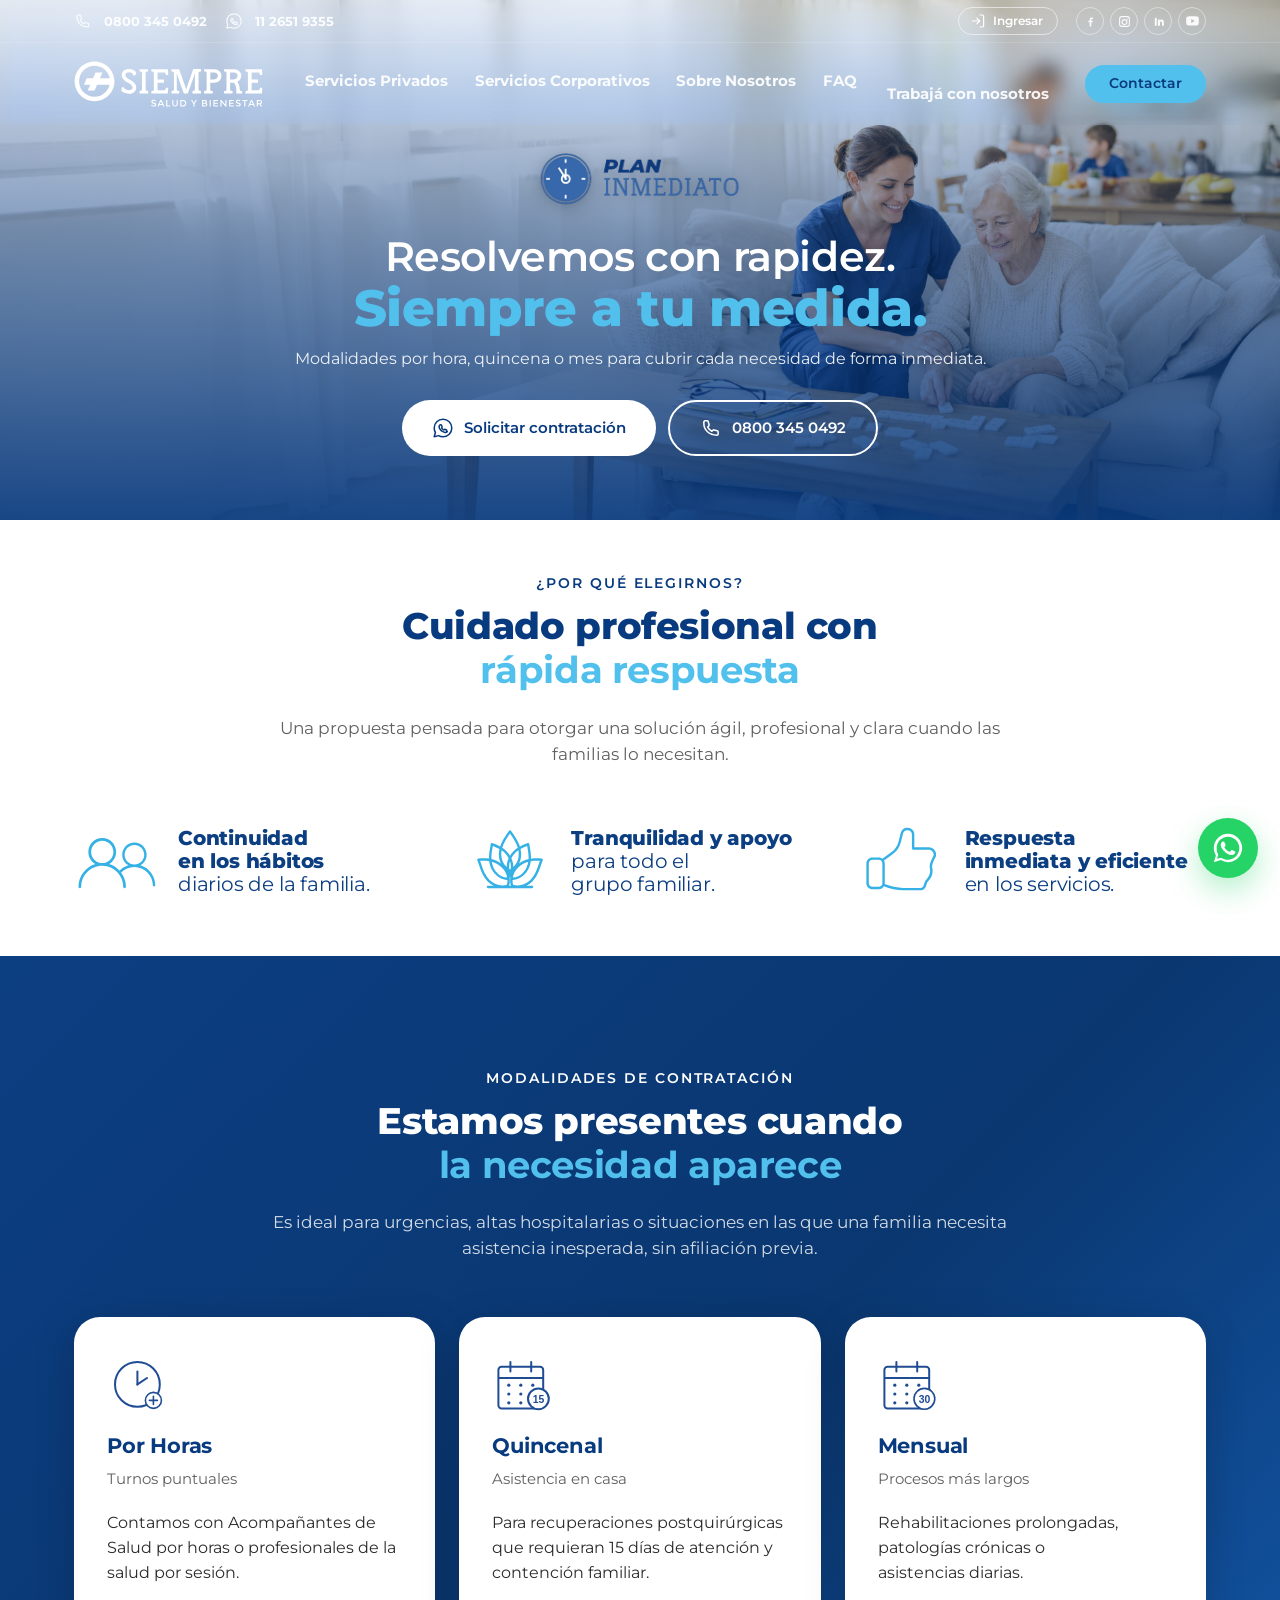
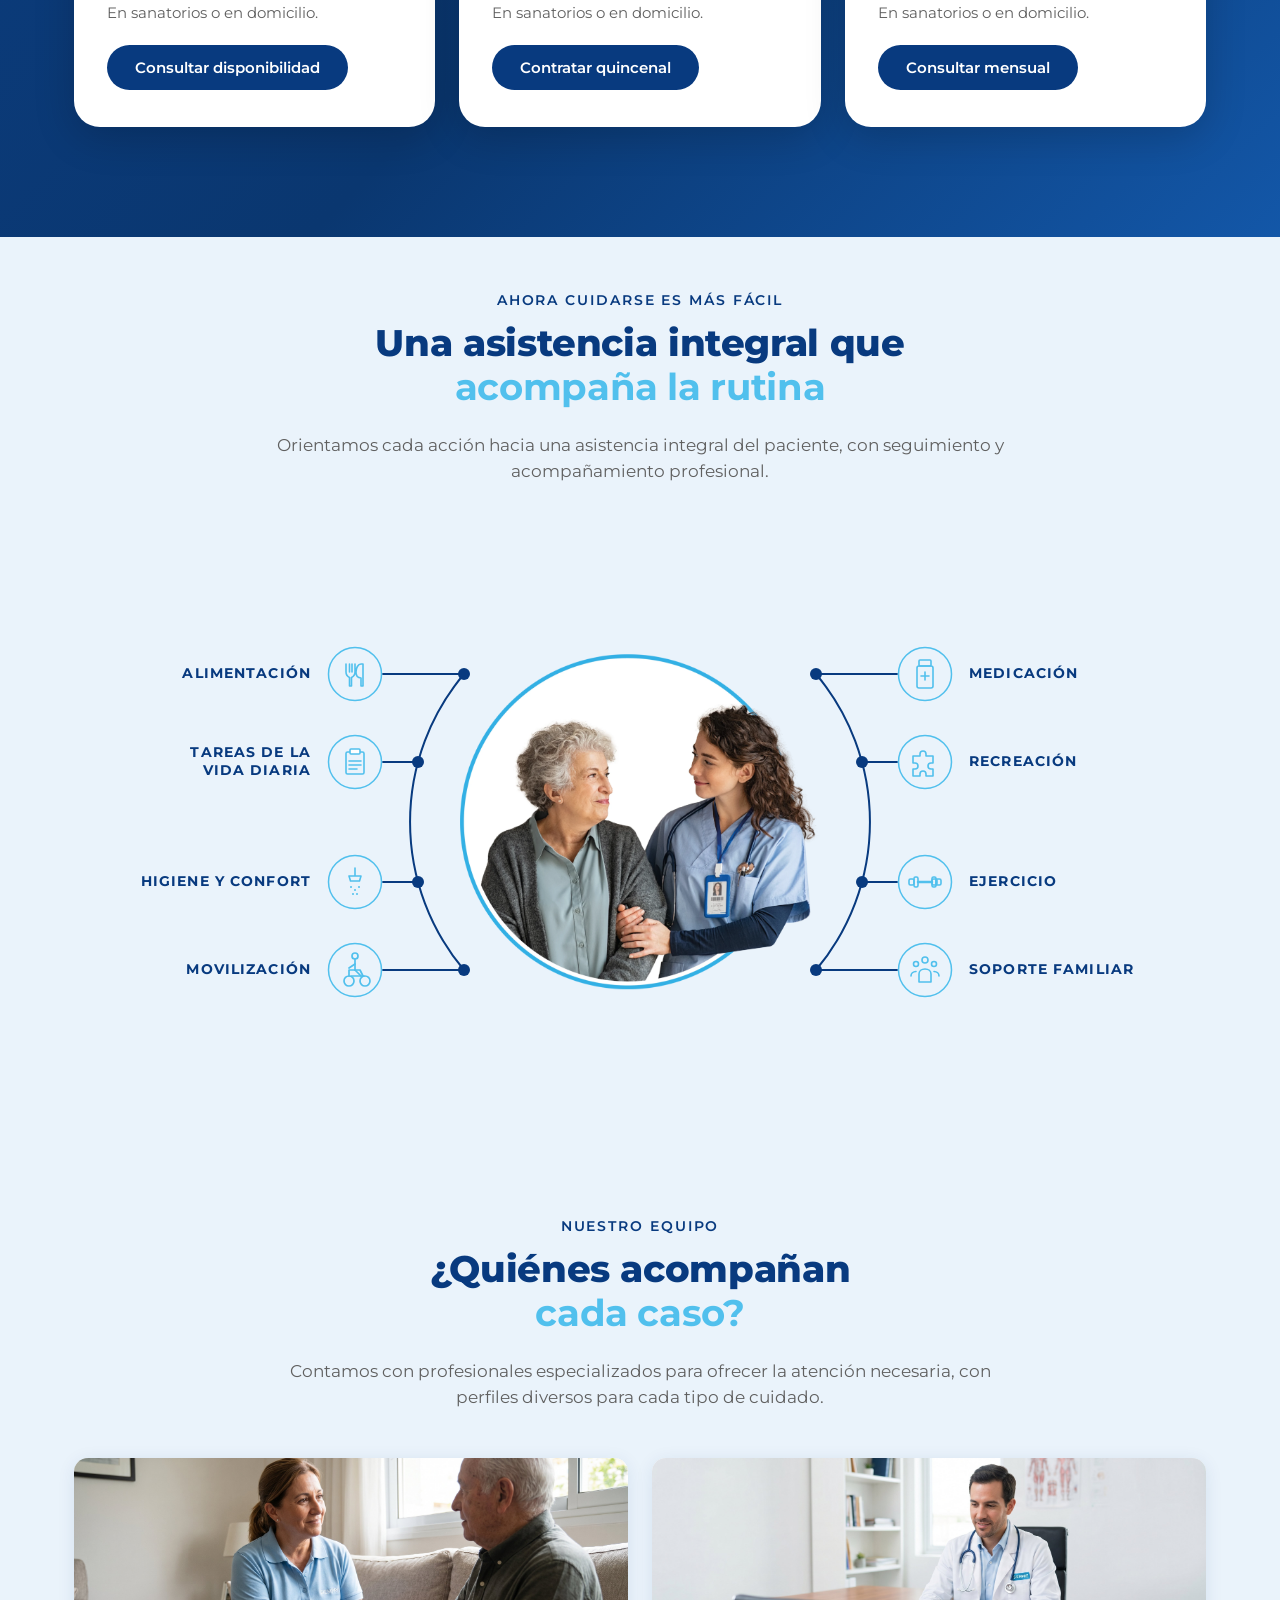
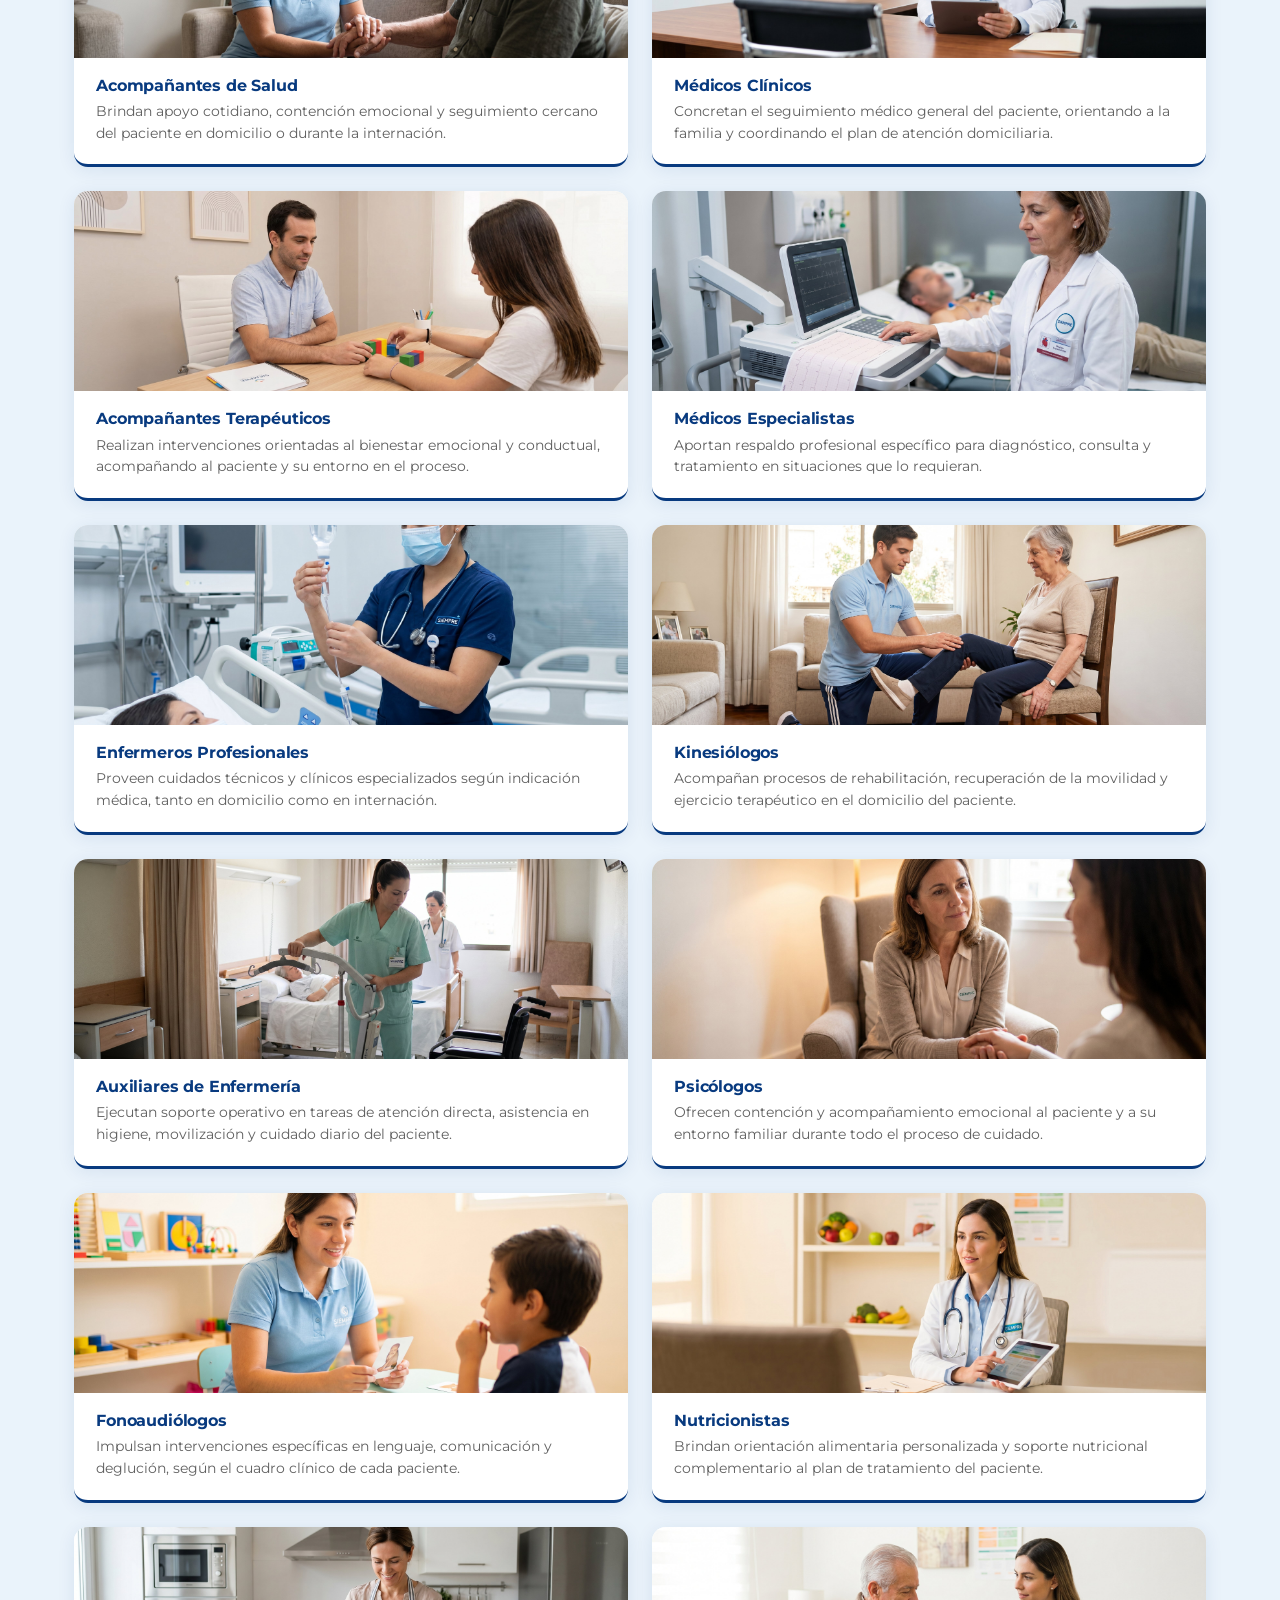
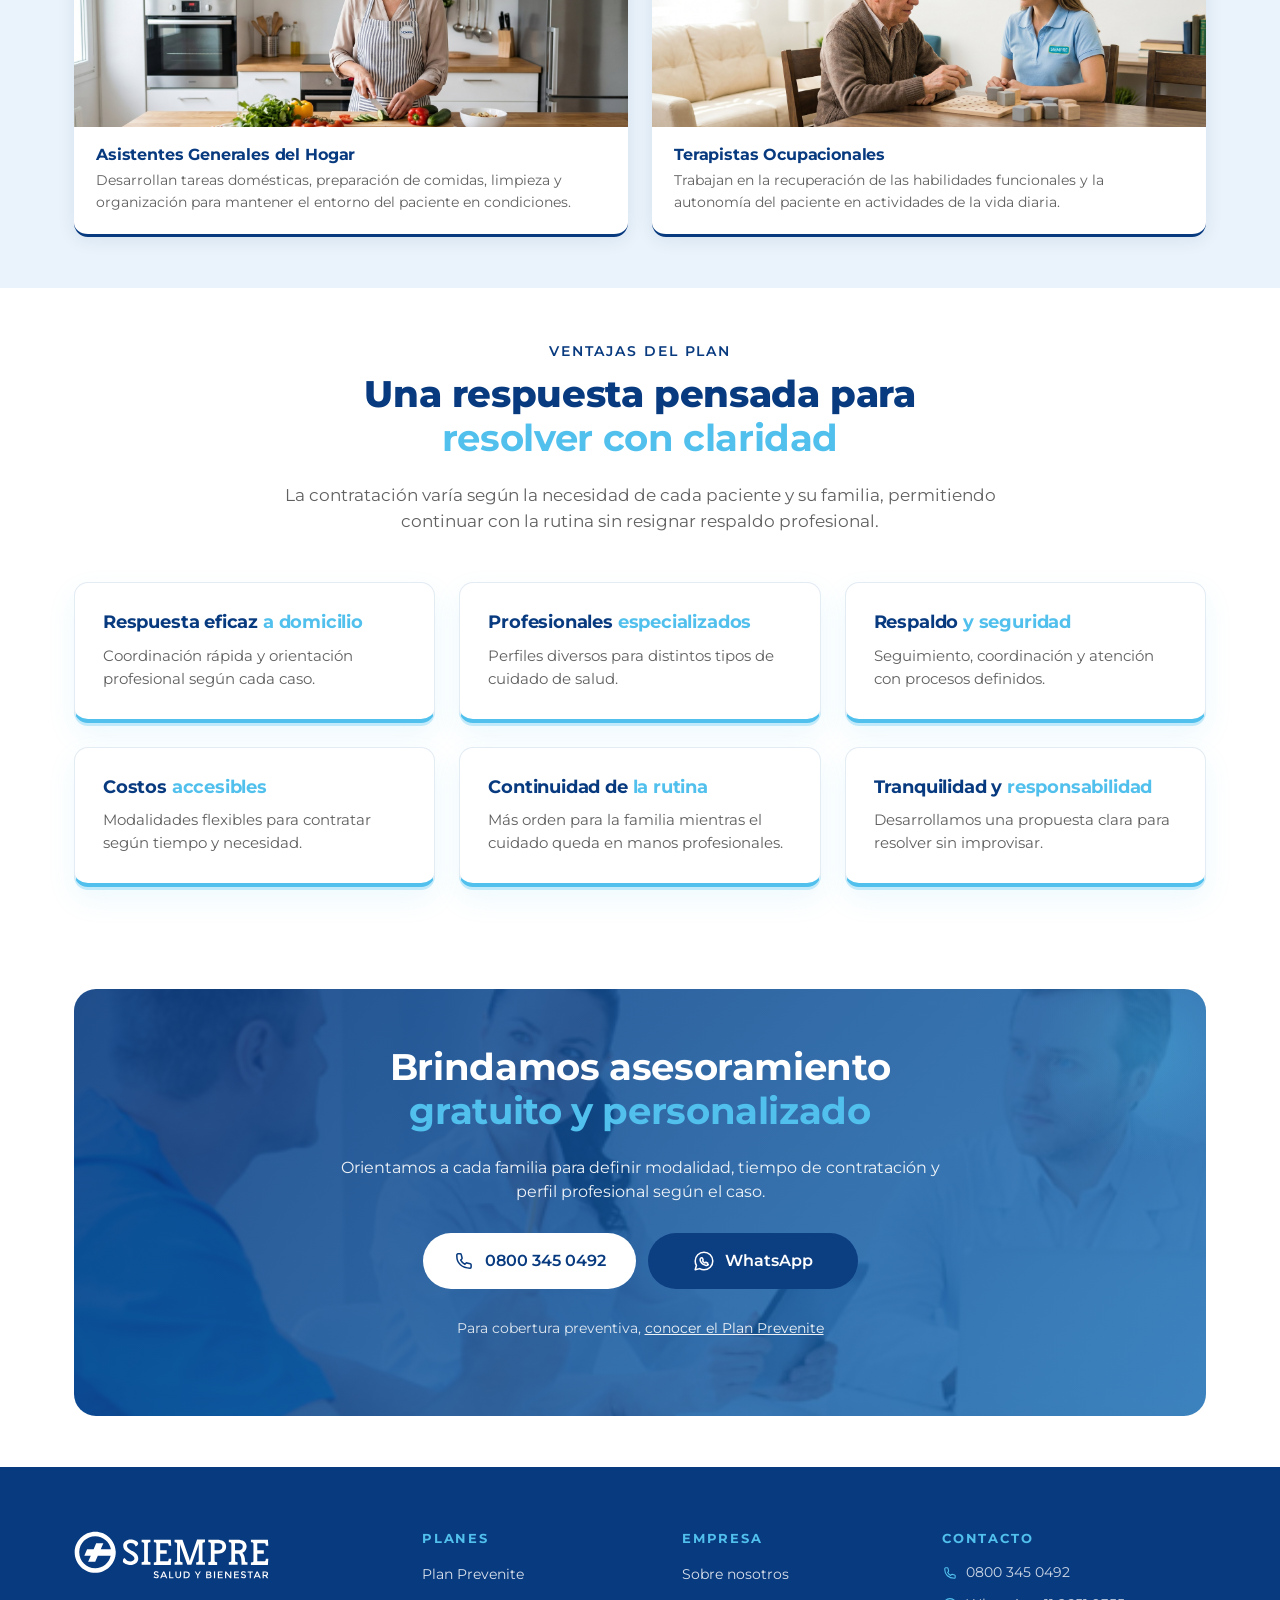
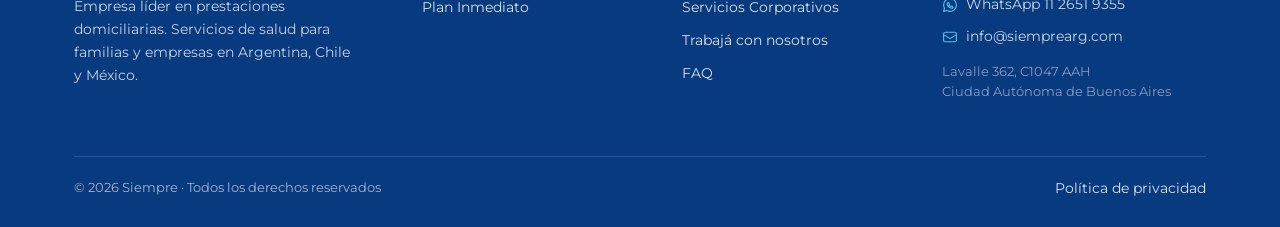
<file: plan-inmediato.html>
<!DOCTYPE html>
<html lang="es">
<head>
<meta charset="UTF-8">
<meta name="viewport" content="width=device-width, initial-scale=1">
<title>Plan Inmediato · Siempre</title>
<meta name="description" content="Acompañantes de salud por hora, quincena o mes. Sin afiliación previa. Respuesta profesional en 48 horas.">
<link rel="preconnect" href="https://fonts.googleapis.com">
<link rel="preconnect" href="https://fonts.gstatic.com" crossorigin>
<link href="https://fonts.googleapis.com/css2?family=Montserrat:wght@400;500;600;700;800&display=swap" rel="stylesheet">
<link rel="icon" type="image/svg+xml" href="assets/img/iso-siempre.svg">
<link rel="stylesheet" href="assets/css/styles.css">
</head>
<body class="plan-inmediato-page">

<!-- ============ HEADER ============ -->
<header class="site-header" id="siteHeader">

  <!-- TOPBAR -->
  <div class="topbar">

    <div class="container">

      <div class="topbar-inner">

        <!-- LEFT -->
        <div class="topbar-left">

          <!-- TELEFONO -->
          <a href="tel:08003450492">

            <svg 
              class="topbar-icon" 
              viewBox="0 0 20 20" 
              fill="none"
            >
              <path 
                d="M3.5 4.5A1 1 0 014.5 3.5h2a1 1 0 011 .75l.75 3a1 1 0 01-.29.97L7 9.17c.9 1.74 2.09 2.93 3.83 3.83l.92-.96a1 1 0 01.97-.29l3 .75a1 1 0 01.75 1v2a1 1 0 01-1 1C8.16 16.5 3.5 11.84 3.5 6V4.5z"
                stroke="currentColor"
                stroke-width="1.4"
                stroke-linejoin="round"
              />
            </svg>

            <strong>0800 345 0492</strong>

          </a>

          <!-- WHATSAPP -->
          <a href="https://wa.me/541126519355">

            <svg 
              class="topbar-icon" 
              viewBox="0 0 20 20" 
              fill="none"
            >
              <path 
                d="M10 2C5.58 2 2 5.58 2 10c0 1.48.4 2.87 1.1 4.07L2 18l4.07-1.07A7.96 7.96 0 0010 18c4.42 0 8-3.58 8-8s-3.58-8-8-8zm3.9 11.1c-.16.45-.94.87-1.3.92-.33.05-.74.07-1.2-.08a10.8 10.8 0 01-1.08-.4C8.64 12.8 7.4 11.22 7.3 11.08c-.1-.14-.84-1.1-.84-2.1 0-1 .52-1.49.7-1.7.18-.2.4-.25.53-.25h.38c.12 0 .29-.04.45.34l.58 1.4c.05.12.08.26 0 .42l-.22.33c-.07.1-.15.22-.06.43.38.77.97 1.38 1.73 1.76.2.1.32.08.44-.05l.3-.38c.1-.14.23-.18.37-.12l1.4.65c.16.08.27.12.3.2.04.1.04.53-.12.98z"
                stroke="currentColor"
                stroke-width="1.4"
                stroke-linejoin="round"
              />
            </svg>

            <strong>11 2651 9355</strong>

          </a>

        </div>

        <!-- RIGHT -->
        <div class="topbar-right">

          <a class="topbar-portal" href="mi-siempre.html"><svg class="topbar-icon" viewBox="0 0 20 20" fill="none" aria-hidden="true"><path d="M12.5 2.5h3a1.5 1.5 0 011.5 1.5v12a1.5 1.5 0 01-1.5 1.5h-3" stroke="currentColor" stroke-width="1.5" stroke-linecap="round" stroke-linejoin="round"/><path d="M8.5 13.5L12 10 8.5 6.5M12 10H3" stroke="currentColor" stroke-width="1.5" stroke-linecap="round" stroke-linejoin="round"/></svg><strong>Ingresar</strong></a>

          <div aria-label="Redes sociales" class="topbar-socials">

            <!-- FACEBOOK -->
            <a 
              aria-label="Facebook"
              href="https://facebook.com/Siemprearg/"
              target="_blank"
              rel="noopener noreferrer"
            >
              <svg viewBox="0 0 24 24" fill="currentColor">
                <path d="M13.5 21v-7.5h2.53l.38-2.94H13.5V8.72c0-.85.24-1.43 1.46-1.43h1.56V4.66c-.27-.04-1.2-.12-2.27-.12-2.24 0-3.78 1.37-3.78 3.88v2.16H8v2.94h2.47V21h3.03z"></path>
              </svg>
            </a>

            <!-- INSTAGRAM -->
            <a 
              aria-label="Instagram"
              href="https://instagram.com/Siemprearg/"
              target="_blank"
              rel="noopener noreferrer"
            >
              <svg viewBox="0 0 24 24" fill="currentColor">
  <path d="M7 2h10a5 5 0 015 5v10a5 5 0 01-5 5H7a5 5 0 01-5-5V7a5 5 0 015-5zm0 2a3 3 0 00-3 3v10a3 3 0 003 3h10a3 3 0 003-3V7a3 3 0 00-3-3H7zm5 3.5A5.5 5.5 0 1112 18.5 5.5 5.5 0 0112 7.5zm0 2A3.5 3.5 0 1012 16.5 3.5 3.5 0 0012 9.5zm5.75-3.25a1.25 1.25 0 11-1.25 1.25 1.25 1.25 0 011.25-1.25z"/>
</svg>

            <!-- LINKEDIN -->
            <a 
              aria-label="LinkedIn"
              href="https://linkedin.com/company/siemprearg/posts/?feedView=all"
              target="_blank"
              rel="noopener noreferrer"
            >
              <svg viewBox="0 0 24 24" fill="currentColor">
                <path d="M6.94 5A1.94 1.94 0 115.06 6.94 1.94 1.94 0 016.94 5zM5.16 8.5h3.56V20H5.16zm5.7 0h3.4v1.58h.05a3.73 3.73 0 013.36-1.84c3.59 0 4.25 2.36 4.25 5.44V20h-3.54v-5.08c0-1.21-.02-2.77-1.68-2.77-1.69 0-1.95 1.32-1.95 2.68V20H10.86z"></path>
              </svg>
            </a>

            <!-- YOUTUBE -->
            <a 
              aria-label="YouTube"
              href="https://youtube.com/channel/UCaNuEZdiyHlzwMGWf43lOsw"
              target="_blank"
              rel="noopener noreferrer"
            >
              <svg viewBox="0 0 24 24" fill="currentColor">
                <path d="M23.5 6.2s-.2-1.7-.9-2.4c-.9-.9-1.9-.9-2.4-1C16.8 2.5 12 2.5 12 2.5s-4.8 0-8.2.3c-.5.1-1.5.1-2.4 1C.7 4.5.5 6.2.5 6.2S.3 8.2.3 10.1v1.8c0 1.9.2 3.9.2 3.9s.2 1.7.9 2.4c.9.9 2.1.9 2.6 1 1.9.2 8 .3 8 .3s4.8 0 8.2-.3c.5-.1 1.5-.1 2.4-1 .7-.7.9-2.4.9-2.4s.2-2 .2-3.9v-1.8c0-1.9-.2-3.9-.2-3.9zM9.7 14.8V7.2l6.5 3.8-6.5 3.8z"/>
              </svg>
            </a>

          </div>

        </div>

      </div>

    </div>

  </div>

  <!-- NAV -->
  <div class="container">

    <nav class="nav" id="mainNav">

      <a 
        aria-label="Inicio Siempre Argentina" 
        class="nav-logo" 
        href="index.html"
      >
        <img 
          alt="Siempre" 
          class="logo-white" 
          src="assets/img/logo-siempre-blanco.svg"
        >

        <img 
          alt="Siempre" 
          class="logo-blue" 
          src="assets/img/logo-siempre-azul.svg"
        >
      </a>

      <button 
        aria-label="Abrir menú" 
        class="nav-toggle" 
        onclick="document.getElementById('mainNav').classList.toggle('open')"
      >
        <span></span>
        <span></span>
        <span></span>
      </button>

      <ul class="nav-links">

        <li class="nav-dropdown">
          <a aria-haspopup="true" href="#">
            <strong>Servicios Privados</strong>
          </a>

          <ul class="nav-dropdown-menu">
            <li><a href="plan-prevenite.html">Plan Prevenite</a></li>
            <li><a href="plan-inmediato.html">Plan Inmediato</a></li>
          </ul>
        </li>

        <li>
         <a aria-haspopup="true" href="empresas.html" class="nav-active">
            <strong>Servicios Corporativos</strong>
             </a>
        </li>

        <li><a href="sobre-nosotros.html"><strong>Sobre Nosotros</strong></a></li>

        

        <li><a href="faq.html"><strong>FAQ</strong></a></li>

        <li><a href="trabaja-con-nosotros.html"><strong>Trabajá con nosotros</strong></a></li>

      <li class="nav-item-portal"><a href="mi-siempre.html"><strong>Ingresar a Mi Siempre</strong></a></li>
          </ul>

      <div class="nav-cta">
        <a class="btn btn-secondary" href="contacto.html">
          Contactar
        </a>
      </div>

    </nav>

  </div>

</header>

<!-- HERO -->
<section class="page-hero plan-inmediato-hero" style="background-image:url('assets/img/banners/banner-inmediato-nuevo.jpg')">

  <div class="container">

    <div class="page-hero-inner">

      <div class="inmediato-logo-badge">
        <img 
          src="assets/img/logo-inmediato.png" 
          alt="Plan Inmediato"
        >
      </div>

      <h1>
        Resolvemos con rapidez.
        <br>
        <span class="inmediato-highlight-block">
          Siempre a tu medida.
        </span>
      </h1>

      <p class="lead">
        Modalidades por hora, quincena o mes para cubrir cada necesidad de forma inmediata.
      </p>

      <div class="hero-ctas">

        <!-- WHATSAPP -->
        <a 
          href="https://wa.me/541126519355" 
          class="btn btn-primary"
          style="background:#fff;color:var(--c-primary)"
        >

          <svg 
            class="btn-icon"
            viewBox="0 0 20 20"
            fill="none"
          >
            <path 
              d="M10 2C5.58 2 2 5.58 2 10c0 1.48.4 2.87 1.1 4.07L2 18l4.07-1.07A7.96 7.96 0 0010 18c4.42 0 8-3.58 8-8s-3.58-8-8-8zm3.9 11.1c-.16.45-.94.87-1.3.92-.33.05-.74.07-1.2-.08a10.8 10.8 0 01-1.08-.4C8.64 12.8 7.4 11.22 7.3 11.08c-.1-.14-.84-1.1-.84-2.1 0-1 .52-1.49.7-1.7.18-.2.4-.25.53-.25h.38c.12 0 .29-.04.45.34l.58 1.4c.05.12.08.26 0 .42l-.22.33c-.07.1-.15.22-.06.43.38.77.97 1.38 1.73 1.76.2.1.32.08.44-.05l.3-.38c.1-.14.23-.18.37-.12l1.4.65c.16.08.27.12.3.2.04.1.04.53-.12.98z"
              stroke="currentColor"
              stroke-width="1.4"
              stroke-linejoin="round"
            />
          </svg>

          <span>Solicitar contratación</span>

        </a>

        <!-- TELEFONO -->
        <a 
          href="tel:08003450492" 
          class="btn btn-ghost-light"
        >

          <svg 
            class="btn-icon"
            viewBox="0 0 20 20"
            fill="none"
          >
            <path 
              d="M3.5 4.5A1 1 0 014.5 3.5h2a1 1 0 011 .75l.75 3a1 1 0 01-.29.97L7 9.17c.9 1.74 2.09 2.93 3.83 3.83l.92-.96a1 1 0 01.97-.29l3 .75a1 1 0 01.75 1v2a1 1 0 01-1 1C8.16 16.5 3.5 11.84 3.5 6V4.5z"
              stroke="currentColor"
              stroke-width="1.4"
              stroke-linejoin="round"
            />
          </svg>

          <span>0800 345 0492</span>

        </a>

      </div>

    </div>

  </div>

</section>

<!-- ¿POR QUÉ ELEGIRNOS? -->
<section>
  <div class="container">

    <div class="section-header">

      <span class="eyebrow">
        ¿Por qué elegirnos?
      </span>

      <h2>
        Cuidado profesional con<br>

        <span class="inmediato-highlight">
          rápida respuesta
        </span>
      </h2>

      <p>
        Una propuesta pensada para otorgar una solución ágil, profesional y clara cuando las familias lo necesitan.
      </p>

    </div>

    <div class="benefits-inline-row">

      <!-- ITEM 1 -->
      <div class="benefit-inline-item">

        <div class="benefit-inline-icon">
          <img 
            src="assets/icons/01_icon_group_continuidad 1.svg" 
            alt="Continuidad"
          >
        </div>

        <div class="benefit-inline-text">
          <h3>
            Continuidad en los hábitos
            <span>diarios de la familia.</span>
          </h3>
        </div>

      </div>

      <!-- ITEM 2 -->
      <div class="benefit-inline-item">

        <div class="benefit-inline-icon">
          <img 
            src="assets/icons/02_icon_lotus_tranquilidad 1.svg" 
            alt="Tranquilidad"
          >
        </div>

        <div class="benefit-inline-text">
          <h3>
            Tranquilidad y apoyo
            <span>para todo el grupo familiar.</span>
          </h3>
        </div>

      </div>

      <!-- ITEM 3 -->
      <div class="benefit-inline-item">

        <div class="benefit-inline-icon">
          <img 
            src="assets/icons/03_icon_like_respuesta 1.svg" 
            alt="Respuesta"
          >
        </div>

        <div class="benefit-inline-text">
          <h3>
            Respuesta inmediata y eficiente
            <span>en los servicios.</span>
          </h3>
        </div>

      </div>

    </div>

  </div>
</section>


<!-- MODALIDADES -->
<section class="section-soft modalidades-section">

  <div class="container">

    <div class="section-header">

      <span class="eyebrow">
        Modalidades de contratación
      </span>

      <h2>
        Estamos presentes cuando<br>

        <span class="inmediato-highlight">
          la necesidad aparece
        </span>
      </h2>

      <p>
        Es ideal para urgencias, altas hospitalarias o situaciones en las que una familia necesita asistencia inesperada, sin afiliación previa.
      </p>

    </div>

    <div class="grid grid-3">

      <!-- CARD 1 -->
      <div class="card-plan">

        <img 
          src="assets/icons/icono-por-horas.svg"
          alt="Ícono por horas"
          style="width:64px;height:64px;margin-bottom:16px;"
        >

        <h3>Por Horas</h3>

        <p class="plan-sub">
          Turnos puntuales
        </p>

        <p>
          Contamos con Acompañantes de Salud por horas o profesionales de la salud por sesión.
        </p>

        <p class="plan-sub">
          En sanatorios o en domicilio.
        </p>

        <a 
          href="https://wa.me/541126519355" 
          class="btn btn-primary"
        >
          Consultar disponibilidad
        </a>

      </div>

      <!-- CARD 2 -->
      <div class="card-plan">

        <img 
          src="assets/icons/icono-por-quincena.svg"
          alt="Ícono quincenal"
          style="width:64px;height:64px;margin-bottom:16px;"
        >

        <h3>Quincenal</h3>

        <p class="plan-sub">
          Asistencia en casa
        </p>

        <p>
          Para recuperaciones postquirúrgicas que requieran 15 días de atención y contención familiar.
        </p>

        <p class="plan-sub">
          En sanatorios o en domicilio.
        </p>

        <a 
          href="https://wa.me/541126519355" 
          class="btn btn-primary"
        >
          Contratar quincenal
        </a>

      </div>

      <!-- CARD 3 -->
      <div class="card-plan">

        <img 
          src="assets/icons/icono-por-mes.svg"
          alt="Ícono mensual"
          style="width:64px;height:64px;margin-bottom:16px;"
        >

        <h3>Mensual</h3>

        <p class="plan-sub">
          Procesos más largos
        </p>

        <p>
          Rehabilitaciones prolongadas, patologías crónicas o asistencias diarias.
        </p>

        <p class="plan-sub">
          En sanatorios o en domicilio.
        </p>

        <a 
          href="https://wa.me/541126519355" 
          class="btn btn-primary"
        >
          Consultar mensual
        </a>

      </div>

    </div>

  </div>

</section>

<!-- ASISTENCIA INTEGRAL -->
<section class="section-alt">
  <div class="container">
    <div class="section-header">
      <span class="eyebrow">Ahora cuidarse es más fácil</span>
      <h2>Una asistencia integral que<br><span class="inmediato-highlight">acompaña la rutina</span></h2>
      <p>Orientamos cada acción hacia una asistencia integral del paciente, con seguimiento y acompañamiento profesional.</p>
    </div>
    <div class="aw">
      <svg class="aw-svg" viewBox="0 0 1000 580" preserveAspectRatio="none" aria-hidden="true">
        <path d="M 324 142 A 230 230 0 0 0 324 438" stroke="#083A7F" stroke-width="2" fill="none" stroke-linecap="round"/>
        <path d="M 676 142 A 230 230 0 0 1 676 438" stroke="#083A7F" stroke-width="2" fill="none" stroke-linecap="round"/>
        <line x1="243" y1="142" x2="324" y2="142" stroke="#083A7F" stroke-width="2" stroke-linecap="round"/>
        <line x1="243" y1="230" x2="278" y2="230" stroke="#083A7F" stroke-width="2" stroke-linecap="round"/>
        <line x1="243" y1="350" x2="278" y2="350" stroke="#083A7F" stroke-width="2" stroke-linecap="round"/>
        <line x1="243" y1="438" x2="324" y2="438" stroke="#083A7F" stroke-width="2" stroke-linecap="round"/>
        <line x1="757" y1="142" x2="676" y2="142" stroke="#083A7F" stroke-width="2" stroke-linecap="round"/>
        <line x1="757" y1="230" x2="722" y2="230" stroke="#083A7F" stroke-width="2" stroke-linecap="round"/>
        <line x1="757" y1="350" x2="722" y2="350" stroke="#083A7F" stroke-width="2" stroke-linecap="round"/>
        <line x1="757" y1="438" x2="676" y2="438" stroke="#083A7F" stroke-width="2" stroke-linecap="round"/>
        <circle cx="324" cy="142" r="6" fill="#083A7F"/>
        <circle cx="278" cy="230" r="6" fill="#083A7F"/>
        <circle cx="278" cy="350" r="6" fill="#083A7F"/>
        <circle cx="324" cy="438" r="6" fill="#083A7F"/>
        <circle cx="676" cy="142" r="6" fill="#083A7F"/>
        <circle cx="722" cy="230" r="6" fill="#083A7F"/>
        <circle cx="722" cy="350" r="6" fill="#083A7F"/>
        <circle cx="676" cy="438" r="6" fill="#083A7F"/>
      </svg>
      <img class="aw-center-img" src="assets/img/content/asistencia-paciente.webp" alt="Acompañante de salud y paciente">
      <div class="aw-item aw-item--l" style="top:24.5%"><span class="aw-label">Alimentación</span><div class="aw-icon"><svg viewBox="0 0 56 56" fill="none" xmlns="http://www.w3.org/2000/svg"><circle cx="28" cy="28" r="26.5" stroke="#51C0ED" stroke-width="1.5"/><path d="M19 18v8c0 2.5 1.5 4.5 3.5 5.5V40h2V31.5c2-1 3.5-3 3.5-5.5v-8M22.5 18v8M25 18v8M34 18c-3 0-5 4-5 8s2 6 5 6v8h2V18z" stroke="#51C0ED" stroke-width="1.6" stroke-linecap="round" stroke-linejoin="round"/></svg></div></div>
      <div class="aw-item aw-item--l" style="top:39.7%"><span class="aw-label">Tareas de la<br>vida diaria</span><div class="aw-icon"><svg viewBox="0 0 56 56" fill="none" xmlns="http://www.w3.org/2000/svg"><circle cx="28" cy="28" r="26.5" stroke="#51C0ED" stroke-width="1.5"/><rect x="19" y="18" width="18" height="22" rx="1.5" stroke="#51C0ED" stroke-width="1.6"/><rect x="23" y="15" width="10" height="5" rx="1" stroke="#51C0ED" stroke-width="1.6" fill="#fff"/><path d="M22 27h12M22 31h12M22 35h8" stroke="#51C0ED" stroke-width="1.6" stroke-linecap="round"/></svg></div></div>
      <div class="aw-item aw-item--l" style="top:60.3%"><span class="aw-label">Higiene y confort</span><div class="aw-icon"><svg viewBox="0 0 56 56" fill="none" xmlns="http://www.w3.org/2000/svg"><circle cx="28" cy="28" r="26.5" stroke="#51C0ED" stroke-width="1.5"/><path d="M28 14v8M22 22h12l-1.5 5h-9z" stroke="#51C0ED" stroke-width="1.6" stroke-linecap="round" stroke-linejoin="round"/><circle cx="24" cy="33" r="1" fill="#51C0ED"/><circle cx="28" cy="36" r="1" fill="#51C0ED"/><circle cx="32" cy="33" r="1" fill="#51C0ED"/><circle cx="26" cy="40" r="1" fill="#51C0ED"/><circle cx="30" cy="40" r="1" fill="#51C0ED"/></svg></div></div>
<div class="aw-item aw-item--l" style="top:75.5%">
  <span class="aw-label">Movilización</span>

  <div class="aw-icon">

    <svg 
      viewBox="0 0 56 56" 
      fill="none" 
      xmlns="http://www.w3.org/2000/svg"
    >

      <circle 
        cx="28" 
        cy="28" 
        r="26.5" 
        stroke="#51C0ED" 
        stroke-width="1.5"
      />

      <!-- PERSONA -->
      <circle 
        cx="28" 
        cy="14" 
        r="3" 
        stroke="#51C0ED" 
        stroke-width="1.7"
      />

      <path 
        d="M28 17.5V28"
        stroke="#51C0ED"
        stroke-width="1.7"
        stroke-linecap="round"
      />

      <path 
        d="M28 22L22 26"
        stroke="#51C0ED"
        stroke-width="1.7"
        stroke-linecap="round"
      />

      <path 
        d="M28 28L34 34"
        stroke="#51C0ED"
        stroke-width="1.7"
        stroke-linecap="round"
      />

      <!-- SILLA -->
      <circle 
        cx="22" 
        cy="39" 
        r="5"
        stroke="#51C0ED"
        stroke-width="1.7"
      />

      <circle 
        cx="38" 
        cy="39" 
        r="5"
        stroke="#51C0ED"
        stroke-width="1.7"
      />

      <path 
        d="M22 34V28H33L36 34"
        stroke="#51C0ED"
        stroke-width="1.7"
        stroke-linecap="round"
        stroke-linejoin="round"
      />

      <path 
        d="M24 34H37"
        stroke="#51C0ED"
        stroke-width="1.7"
        stroke-linecap="round"
      />

    </svg>

  </div>

</div>
      <div class="aw-item aw-item--r" style="top:24.5%"><div class="aw-icon"><svg viewBox="0 0 56 56" fill="none" xmlns="http://www.w3.org/2000/svg"><circle cx="28" cy="28" r="26.5" stroke="#51C0ED" stroke-width="1.5"/><rect x="22" y="14" width="12" height="6" rx="1" stroke="#51C0ED" stroke-width="1.6"/><rect x="20" y="20" width="16" height="22" rx="2" stroke="#51C0ED" stroke-width="1.6"/><path d="M24 30h8M28 26v8" stroke="#51C0ED" stroke-width="1.6" stroke-linecap="round"/></svg></div><span class="aw-label">Medicación</span></div>
      <div class="aw-item aw-item--r" style="top:39.7%"><div class="aw-icon"><svg viewBox="0 0 56 56" fill="none" xmlns="http://www.w3.org/2000/svg"><circle cx="28" cy="28" r="26.5" stroke="#51C0ED" stroke-width="1.5"/><path d="M16 22h7v-2a3 3 0 016 0v2h7v7h-2a3 3 0 000 6h2v7h-7v-2a3 3 0 00-6 0v2h-7v-7h2a3 3 0 000-6h-2v-7z" stroke="#51C0ED" stroke-width="1.6" stroke-linejoin="round"/></svg></div><span class="aw-label">Recreación</span></div>
      <div class="aw-item aw-item--r" style="top:60.3%"><div class="aw-icon"><svg viewBox="0 0 56 56" fill="none" xmlns="http://www.w3.org/2000/svg"><circle cx="28" cy="28" r="26.5" stroke="#51C0ED" stroke-width="1.5"/><rect x="12" y="25" width="5" height="6" rx="1.5" stroke="#51C0ED" stroke-width="1.6"/><rect x="17" y="23" width="4" height="10" rx="1.5" stroke="#51C0ED" stroke-width="1.6"/><rect x="35" y="25" width="5" height="6" rx="1.5" stroke="#51C0ED" stroke-width="1.6"/><rect x="35" y="23" width="4" height="10" rx="1.5" stroke="#51C0ED" stroke-width="1.6"/><rect x="39" y="25" width="5" height="6" rx="1.5" stroke="#51C0ED" stroke-width="1.6"/><line x1="21" y1="28" x2="35" y2="28" stroke="#51C0ED" stroke-width="2.5" stroke-linecap="round"/></svg></div><span class="aw-label">Ejercicio</span></div>
      <div class="aw-item aw-item--r" style="top:75.5%"><div class="aw-icon"><svg viewBox="0 0 56 56" fill="none" xmlns="http://www.w3.org/2000/svg"><circle cx="28" cy="28" r="26.5" stroke="#51C0ED" stroke-width="1.5"/><circle cx="28" cy="18" r="3" stroke="#51C0ED" stroke-width="1.6"/><circle cx="19" cy="22" r="2.5" stroke="#51C0ED" stroke-width="1.6"/><circle cx="37" cy="22" r="2.5" stroke="#51C0ED" stroke-width="1.6"/><path d="M22 32c0-3 2.5-5 6-5s6 2 6 5v8h-12v-8z" stroke="#51C0ED" stroke-width="1.6" stroke-linejoin="round"/><path d="M14 34c0-2.5 2-4.5 5-4.5M42 34c0-2.5-2-4.5-5-4.5" stroke="#51C0ED" stroke-width="1.6" stroke-linecap="round"/></svg></div><span class="aw-label">Soporte familiar</span></div>
    </div>
    <div class="aw-mobile">
      <div class="aw-mobile-item"><span>🍽️</span>Alimentación</div>
      <div class="aw-mobile-item"><span>📋</span>Tareas diarias</div>
      <div class="aw-mobile-item"><span>🚿</span>Higiene y confort</div>
      <div class="aw-mobile-item"><span>♿</span>Movilización</div>
      <div class="aw-mobile-item"><span>💊</span>Medicación</div>
      <div class="aw-mobile-item"><span>🧩</span>Recreación</div>
      <div class="aw-mobile-item"><span>🏋️</span>Ejercicio</div>
      <div class="aw-mobile-item"><span>👨‍👩‍👧</span>Soporte familiar</div>
    </div>
  </div>
</section>

<!-- EQUIPO -->
<section class="section-alt">
  <div class="container">
    <div class="section-header">
      <span class="eyebrow">Nuestro equipo</span>
      <h2>¿Quiénes acompañan <br><span class="inmediato-highlight">cada caso?</span></h2>
      <p>Contamos con profesionales especializados para ofrecer la atención necesaria, con perfiles diversos para cada tipo de cuidado.</p>
    </div>

    <div class="equipo-carousel-wrap">

      <button class="equipo-carousel-btn equipo-prev" type="button" aria-label="Anterior">&#8249;</button>

      <div class="equipo-mobile-carousel">

        <div class="equipo-prof-card">
          <div class="equipo-prof-photo" style="background-image:url('assets/img/content/prof-acompanante-salud.png')"></div>
          <div class="equipo-prof-body">
            <h3>Acompañantes de Salud</h3>
            <p>Brindan apoyo cotidiano, contención emocional y seguimiento cercano del paciente en domicilio o durante la internación.</p>
          </div>
        </div>

        <div class="equipo-prof-card">
          <div class="equipo-prof-photo" style="background-image:url('assets/img/content/prof-medico-clinico.png')"></div>
          <div class="equipo-prof-body">
            <h3>Médicos Clínicos</h3>
            <p>Concretan el seguimiento médico general del paciente, orientando a la familia y coordinando el plan de atención domiciliaria.</p>
          </div>
        </div>

        <div class="equipo-prof-card">
          <div class="equipo-prof-photo" style="background-image:url('assets/img/content/prof-acompanante-terapeutico.png')"></div>
          <div class="equipo-prof-body">
            <h3>Acompañantes Terapéuticos</h3>
            <p>Realizan intervenciones orientadas al bienestar emocional y conductual, acompañando al paciente y su entorno en el proceso.</p>
          </div>
        </div>

        <div class="equipo-prof-card">
          <div class="equipo-prof-photo" style="background-image:url('assets/img/content/prof-medico-especialista.png')"></div>
          <div class="equipo-prof-body">
            <h3>Médicos Especialistas</h3>
            <p>Aportan respaldo profesional específico para diagnóstico, consulta y tratamiento en situaciones que lo requieran.</p>
          </div>
        </div>

        <div class="equipo-prof-card">
          <div class="equipo-prof-photo" style="background-image:url('assets/img/content/prof-enfermero.png')"></div>
          <div class="equipo-prof-body">
            <h3>Enfermeros Profesionales</h3>
            <p>Proveen cuidados técnicos y clínicos especializados según indicación médica, tanto en domicilio como en internación.</p>
          </div>
        </div>

        <div class="equipo-prof-card">
          <div class="equipo-prof-photo" style="background-image:url('assets/img/content/prof-kinesiologo.png')"></div>
          <div class="equipo-prof-body">
            <h3>Kinesiólogos</h3>
            <p>Acompañan procesos de rehabilitación, recuperación de la movilidad y ejercicio terapéutico en el domicilio del paciente.</p>
          </div>
        </div>

        <div class="equipo-prof-card">
          <div class="equipo-prof-photo" style="background-image:url('assets/img/content/prof-auxiliar-enfermeria.png')"></div>
          <div class="equipo-prof-body">
            <h3>Auxiliares de Enfermería</h3>
            <p>Ejecutan soporte operativo en tareas de atención directa, asistencia en higiene, movilización y cuidado diario del paciente.</p>
          </div>
        </div>

        <div class="equipo-prof-card">
          <div class="equipo-prof-photo" style="background-image:url('assets/img/content/prof-psicologo.png')"></div>
          <div class="equipo-prof-body">
            <h3>Psicólogos</h3>
            <p>Ofrecen contención y acompañamiento emocional al paciente y a su entorno familiar durante todo el proceso de cuidado.</p>
          </div>
        </div>

        <div class="equipo-prof-card">
          <div class="equipo-prof-photo" style="background-image:url('assets/img/content/prof-fonoaudiologo.png')"></div>
          <div class="equipo-prof-body">
            <h3>Fonoaudiólogos</h3>
            <p>Impulsan intervenciones específicas en lenguaje, comunicación y deglución, según el cuadro clínico de cada paciente.</p>
          </div>
        </div>

        <div class="equipo-prof-card">
          <div class="equipo-prof-photo" style="background-image:url('assets/img/content/prof-nutricionista.png')"></div>
          <div class="equipo-prof-body">
            <h3>Nutricionistas</h3>
            <p>Brindan orientación alimentaria personalizada y soporte nutricional complementario al plan de tratamiento del paciente.</p>
          </div>
        </div>

        <div class="equipo-prof-card">
          <div class="equipo-prof-photo" style="background-image:url('assets/img/content/prof-asistente-hogar.png')"></div>
          <div class="equipo-prof-body">
            <h3>Asistentes Generales del Hogar</h3>
            <p>Desarrollan tareas domésticas, preparación de comidas, limpieza y organización para mantener el entorno del paciente en condiciones.</p>
          </div>
        </div>

        <div class="equipo-prof-card">
          <div class="equipo-prof-photo" style="background-image:url('assets/img/content/prof-terapista-ocupacional.png')"></div>
          <div class="equipo-prof-body">
            <h3>Terapistas Ocupacionales</h3>
            <p>Trabajan en la recuperación de las habilidades funcionales y la autonomía del paciente en actividades de la vida diaria.</p>
          </div>
        </div>

      </div>

      <button class="equipo-carousel-btn equipo-next" type="button" aria-label="Siguiente">&#8250;</button>

    </div>

    <div class="equipo-carousel-dots">
      <button class="active" type="button"></button>
      <button type="button"></button>
      <button type="button"></button>
      <button type="button"></button>
      <button type="button"></button>
      <button type="button"></button>
      <button type="button"></button>
      <button type="button"></button>
      <button type="button"></button>
      <button type="button"></button>
      <button type="button"></button>
      <button type="button"></button>
    </div>

  </div>
</section>

<!-- VENTAJAS DEL PLAN -->
<section id="inmediato-ventajas">
  <div class="container">
    <div class="section-header">
      <span class="eyebrow">Ventajas del plan</span>
      <h2>Una respuesta pensada para <br><span class="inmediato-highlight">resolver con claridad</span></h2>
      <p>La contratación varía según la necesidad de cada paciente y su familia, permitiendo continuar con la rutina sin resignar respaldo profesional.</p>
    </div>
    <div class="grid grid-3">
      <div class="card"><h3>Respuesta eficaz <span class="inmediato-highlight">a domicilio</span></h3><p>Coordinación rápida y orientación profesional según cada caso.</p></div>
      <div class="card"><h3>Profesionales <span class="inmediato-highlight">especializados</span></h3><p>Perfiles diversos para distintos tipos de cuidado de salud.</p></div>
      <div class="card"><h3>Respaldo <span class="inmediato-highlight">y seguridad</span></h3><p>Seguimiento, coordinación y atención con procesos definidos.</p></div>
      <div class="card"><h3>Costos <span class="inmediato-highlight">accesibles</span></h3><p>Modalidades flexibles para contratar según tiempo y necesidad.</p></div>
      <div class="card"><h3>Continuidad de <span class="inmediato-highlight">la rutina</span></h3><p>Más orden para la familia mientras el cuidado queda en manos profesionales.</p></div>
      <div class="card"><h3>Tranquilidad y <span class="inmediato-highlight">responsabilidad</span></h3><p>Desarrollamos una propuesta clara para resolver sin improvisar.</p></div>
    </div>
  </div>
</section>


<!-- CTA -->
<section>

  <div class="container">

    <div class="cta-band cta-band-inmediato">

      <h2>
        Brindamos asesoramiento
        <br>
        <span class="inmediato-highlight">
          gratuito y personalizado
        </span>
      </h2>

      <p>
        Orientamos a cada familia para definir modalidad, tiempo de contratación 
        y perfil profesional según el caso.
      </p>

      <div class="hero-ctas" style="justify-content:center">

        <!-- TELEFONO -->
        <a href="tel:08003450492" class="btn btn-primary btn-lg">

          <svg 
            class="btn-icon"
            viewBox="0 0 20 20"
            fill="none"
          >
            <path 
              d="M3.5 4.5A1 1 0 014.5 3.5h2a1 1 0 011 .75l.75 3a1 1 0 01-.29.97L7 9.17c.9 1.74 2.09 2.93 3.83 3.83l.92-.96a1 1 0 01.97-.29l3 .75a1 1 0 01.75 1v2a1 1 0 01-1 1C8.16 16.5 3.5 11.84 3.5 6V4.5z"
              stroke="currentColor"
              stroke-width="1.4"
              stroke-linejoin="round"
            />
          </svg>

          <span>0800 345 0492</span>

        </a>

        <!-- WHATSAPP -->
        <a href="https://wa.me/541126519355" class="btn btn-whatsapp btn-lg">

          <svg 
            class="btn-icon"
            viewBox="0 0 20 20"
            fill="none"
          >
            <path 
              d="M10 2C5.58 2 2 5.58 2 10c0 1.48.4 2.87 1.1 4.07L2 18l4.07-1.07A7.96 7.96 0 0010 18c4.42 0 8-3.58 8-8s-3.58-8-8-8zm3.9 11.1c-.16.45-.94.87-1.3.92-.33.05-.74.07-1.2-.08a10.8 10.8 0 01-1.08-.4C8.64 12.8 7.4 11.22 7.3 11.08c-.1-.14-.84-1.1-.84-2.1 0-1 .52-1.49.7-1.7.18-.2.4-.25.53-.25h.38c.12 0 .29-.04.45.34l.58 1.4c.05.12.08.26 0 .42l-.22.33c-.07.1-.15.22-.06.43.38.77.97 1.38 1.73 1.76.2.1.32.08.44-.05l.3-.38c.1-.14.23-.18.37-.12l1.4.65c.16.08.27.12.3.2.04.1.04.53-.12.98z"
              stroke="currentColor"
              stroke-width="1.4"
              stroke-linejoin="round"
            />
          </svg>

          <span>WhatsApp</span>

        </a>

      </div>

      <p class="cta-small" style="margin-top:28px">
        Para cobertura preventiva,
        <a href="plan-prevenite.html">
          conocer el Plan Prevenite
        </a>
      </p>

    </div>

  </div>

</section>



<!-- ============ FOOTER ============ -->
<footer class="site-footer">
  <div class="container">
    <div class="footer-grid">
      <div class="footer-brand-col">
        <img src="assets/img/logo-siempre-blanco.svg" alt="Siempre" class="footer-logo">
        <p>Empresa líder en prestaciones domiciliarias. Servicios de salud para familias y empresas en Argentina, Chile y México.</p>
        <div class="footer-socials-mobile">

  <a aria-label="Facebook"
     href="https://facebook.com/Siemprearg/"
     target="_blank"
     rel="noopener noreferrer">
    <svg viewBox="0 0 24 24" fill="currentColor">
      <path d="M13.5 21v-7.5h2.53l.38-2.94H13.5V8.72c0-.85.24-1.43 1.46-1.43h1.56V4.66c-.27-.04-1.2-.12-2.27-.12-2.24 0-3.78 1.37-3.78 3.88v2.16H8v2.94h2.47V21h3.03z"></path>
    </svg>
  </a>

  <a aria-label="Instagram"
     href="https://instagram.com/Siemprearg/"
     target="_blank"
     rel="noopener noreferrer">
    <svg viewBox="0 0 24 24" fill="currentColor">
      <path d="M7 2h10a5 5 0 015 5v10a5 5 0 01-5 5H7a5 5 0 01-5-5V7a5 5 0 015-5zm0 2a3 3 0 00-3 3v10a3 3 0 003 3h10a3 3 0 003-3V7a3 3 0 00-3-3H7zm5 3.5A5.5 5.5 0 1112 18.5 5.5 5.5 0 0112 7.5zm0 2A3.5 3.5 0 1012 16.5 3.5 3.5 0 0012 9.5zm5.75-3.25a1.25 1.25 0 11-1.25 1.25 1.25 1.25 0 011.25-1.25z"/>
    </svg>
  </a>

  <a aria-label="LinkedIn"
     href="https://linkedin.com/company/siemprearg/posts/?feedView=all"
     target="_blank"
     rel="noopener noreferrer">
    <svg viewBox="0 0 24 24" fill="currentColor">
      <path d="M6.94 5A1.94 1.94 0 115.06 6.94 1.94 1.94 0 016.94 5zM5.16 8.5h3.56V20H5.16zm5.7 0h3.4v1.58h.05a3.73 3.73 0 013.36-1.84c3.59 0 4.25 2.36 4.25 5.44V20h-3.54v-5.08c0-1.21-.02-2.77-1.68-2.77-1.69 0-1.95 1.32-1.95 2.68V20H10.86z"></path>
    </svg>
  </a>

  <a aria-label="YouTube"
     href="https://youtube.com/channel/UCaNuEZdiyHlzwMGWf43lOsw"
     target="_blank"
     rel="noopener noreferrer">
    <svg viewBox="0 0 24 24" fill="currentColor">
      <path d="M23.5 6.2s-.2-1.7-.9-2.4c-.9-.9-1.9-.9-2.4-1C16.8 2.5 12 2.5 12 2.5s-4.8 0-8.2.3c-.5.1-1.5.1-2.4 1C.7 4.5.5 6.2.5 6.2S.3 8.2.3 10.1v1.8c0 1.9.2 3.9.2 3.9s.2 1.7.9 2.4c.9.9 2.1.9 2.6 1 1.9.2 8 .3 8 .3s4.8 0 8.2-.3c.5-.1 1.5-.1 2.4-1 .7-.7.9-2.4.9-2.4s.2-2 .2-3.9v-1.8c0-1.9-.2-3.9-.2-3.9zM9.7 14.8V7.2l6.5 3.8-6.5 3.8z"/>
    </svg>
  </a>

</div>
      </div>
      <div>
        <h4 class="footer-heading-accent">Planes</h4>
        <ul>
          <li><a href="plan-prevenite.html">Plan Prevenite</a></li>
          <li><a href="plan-inmediato.html">Plan Inmediato</a></li>
        </ul>
      </div>
      <div>
        <h4 class="footer-heading-accent">Empresa</h4>
        <ul>
          <li><a href="sobre-nosotros.html">Sobre nosotros</a></li>
          <li><a href="empresas.html">Servicios Corporativos</a></li>
          
          <li><a href="trabaja-con-nosotros.html">Trabajá con nosotros</a></li>
          <li><a href="faq.html">FAQ</a></li>
        </ul>
      </div>
      <div>
        <h4 class="footer-heading-accent">Contacto</h4>
        <ul class="footer-contact-list">
          <li><a href="tel:08003450492"><svg class="footer-icon" viewBox="0 0 20 20" fill="none"><path d="M3.5 4.5A1 1 0 014.5 3.5h2a1 1 0 011 .75l.75 3a1 1 0 01-.29.97L7 9.17c.9 1.74 2.09 2.93 3.83 3.83l.92-.96a1 1 0 01.97-.29l3 .75a1 1 0 01.75 1v2a1 1 0 01-1 1C8.16 16.5 3.5 11.84 3.5 6V4.5z" stroke="var(--c-secondary)" stroke-width="1.4" stroke-linejoin="round"/></svg>0800 345 0492</a></li>
          <li><a href="https://wa.me/541126519355" target="_blank" rel="noopener"><svg class="footer-icon" viewBox="0 0 20 20" fill="none"><path d="M10 2C5.58 2 2 5.58 2 10c0 1.48.4 2.87 1.1 4.07L2 18l4.07-1.07A7.96 7.96 0 0010 18c4.42 0 8-3.58 8-8s-3.58-8-8-8zm3.9 11.1c-.16.45-.94.87-1.3.92-.33.05-.74.07-1.2-.08a10.8 10.8 0 01-1.08-.4C8.64 12.8 7.4 11.22 7.3 11.08c-.1-.14-.84-1.1-.84-2.1 0-1 .52-1.49.7-1.7.18-.2.4-.25.53-.25h.38c.12 0 .29-.04.45.34l.58 1.4c.05.12.08.26 0 .42l-.22.33c-.07.1-.15.22-.06.43.38.77.97 1.38 1.73 1.76.2.1.32.08.44-.05l.3-.38c.1-.14.23-.18.37-.12l1.4.65c.16.08.27.12.3.2.04.1.04.53-.12.98z" stroke="var(--c-secondary)" stroke-width="1.4" stroke-linejoin="round"/></svg>WhatsApp 11&nbsp;2651&nbsp;9355</a></li>
          <li><a href="mailto:info@siemprearg.com"><svg class="footer-icon" viewBox="0 0 20 20" fill="none"><rect x="2" y="4" width="16" height="12" rx="2" stroke="var(--c-secondary)" stroke-width="1.4"/><path d="M2 7l8 5 8-5" stroke="var(--c-secondary)" stroke-width="1.4" stroke-linejoin="round"/></svg>info@siemprearg.com</a></li>
        </ul>
        <p class="footer-address">Lavalle 362, C1047 AAH<br>Ciudad Autónoma de Buenos Aires</p>
      </div>
    </div>
    <div class="footer-bottom">
      <div>© 2026 Siempre · Todos los derechos reservados</div>
      <div><a href="politica-de-privacidad.html">Política de privacidad</a></div>
    </div>
  </div>
</footer>

<script>
(function(){
  var h = document.getElementById('siteHeader');
  if(!h) return;
  function onScroll(){
    if(window.scrollY > 40) h.classList.add('is-scrolled');
    else h.classList.remove('is-scrolled');
  }
  window.addEventListener('scroll', onScroll, {passive:true});
  onScroll();
})();
</script>

<!-- ============ FLOATING CTAs ============ -->
<a href="https://wa.me/541126519355" class="float-whatsapp" aria-label="Contactar por WhatsApp" target="_blank" rel="noopener"><svg viewBox="0 0 32 32" aria-hidden="true" focusable="false"><path d="M16 2.667C8.636 2.667 2.667 8.636 2.667 16c0 2.547.722 4.92 1.969 6.946L2.667 29.333l6.59-1.948A13.276 13.276 0 0 0 16 29.333c7.364 0 13.333-5.969 13.333-13.333S23.364 2.667 16 2.667zm0 24.346c-2.139 0-4.205-.582-5.999-1.687l-.43-.255-3.911 1.156 1.169-3.808-.282-.443A10.66 10.66 0 0 1 5.333 16c0-5.882 4.785-10.667 10.667-10.667S26.667 10.118 26.667 16 21.882 27.013 16 27.013zm6.157-7.99c-.337-.169-1.991-.982-2.299-1.094-.308-.113-.532-.169-.756.169-.224.337-.866 1.094-1.062 1.318-.196.224-.392.252-.728.084-.337-.169-1.422-.524-2.708-1.671-1.001-.892-1.676-1.992-1.872-2.329-.196-.337-.021-.519.148-.687.151-.151.337-.392.505-.589.169-.196.224-.337.337-.561.113-.224.056-.421-.028-.589-.084-.169-.756-1.823-1.036-2.497-.273-.655-.55-.566-.756-.577l-.644-.012c-.224 0-.589.084-.897.421-.308.337-1.176 1.149-1.176 2.803 0 1.654 1.204 3.252 1.371 3.476.169.224 2.371 3.621 5.745 5.077.803.347 1.43.554 1.918.708.806.256 1.539.22 2.119.134.646-.097 1.991-.813 2.272-1.598.281-.785.281-1.458.196-1.598-.084-.141-.308-.224-.645-.392z" fill="currentColor"/></svg></a>

<script src="assets/js/main.js"></script>

</body>
</html>
</file>
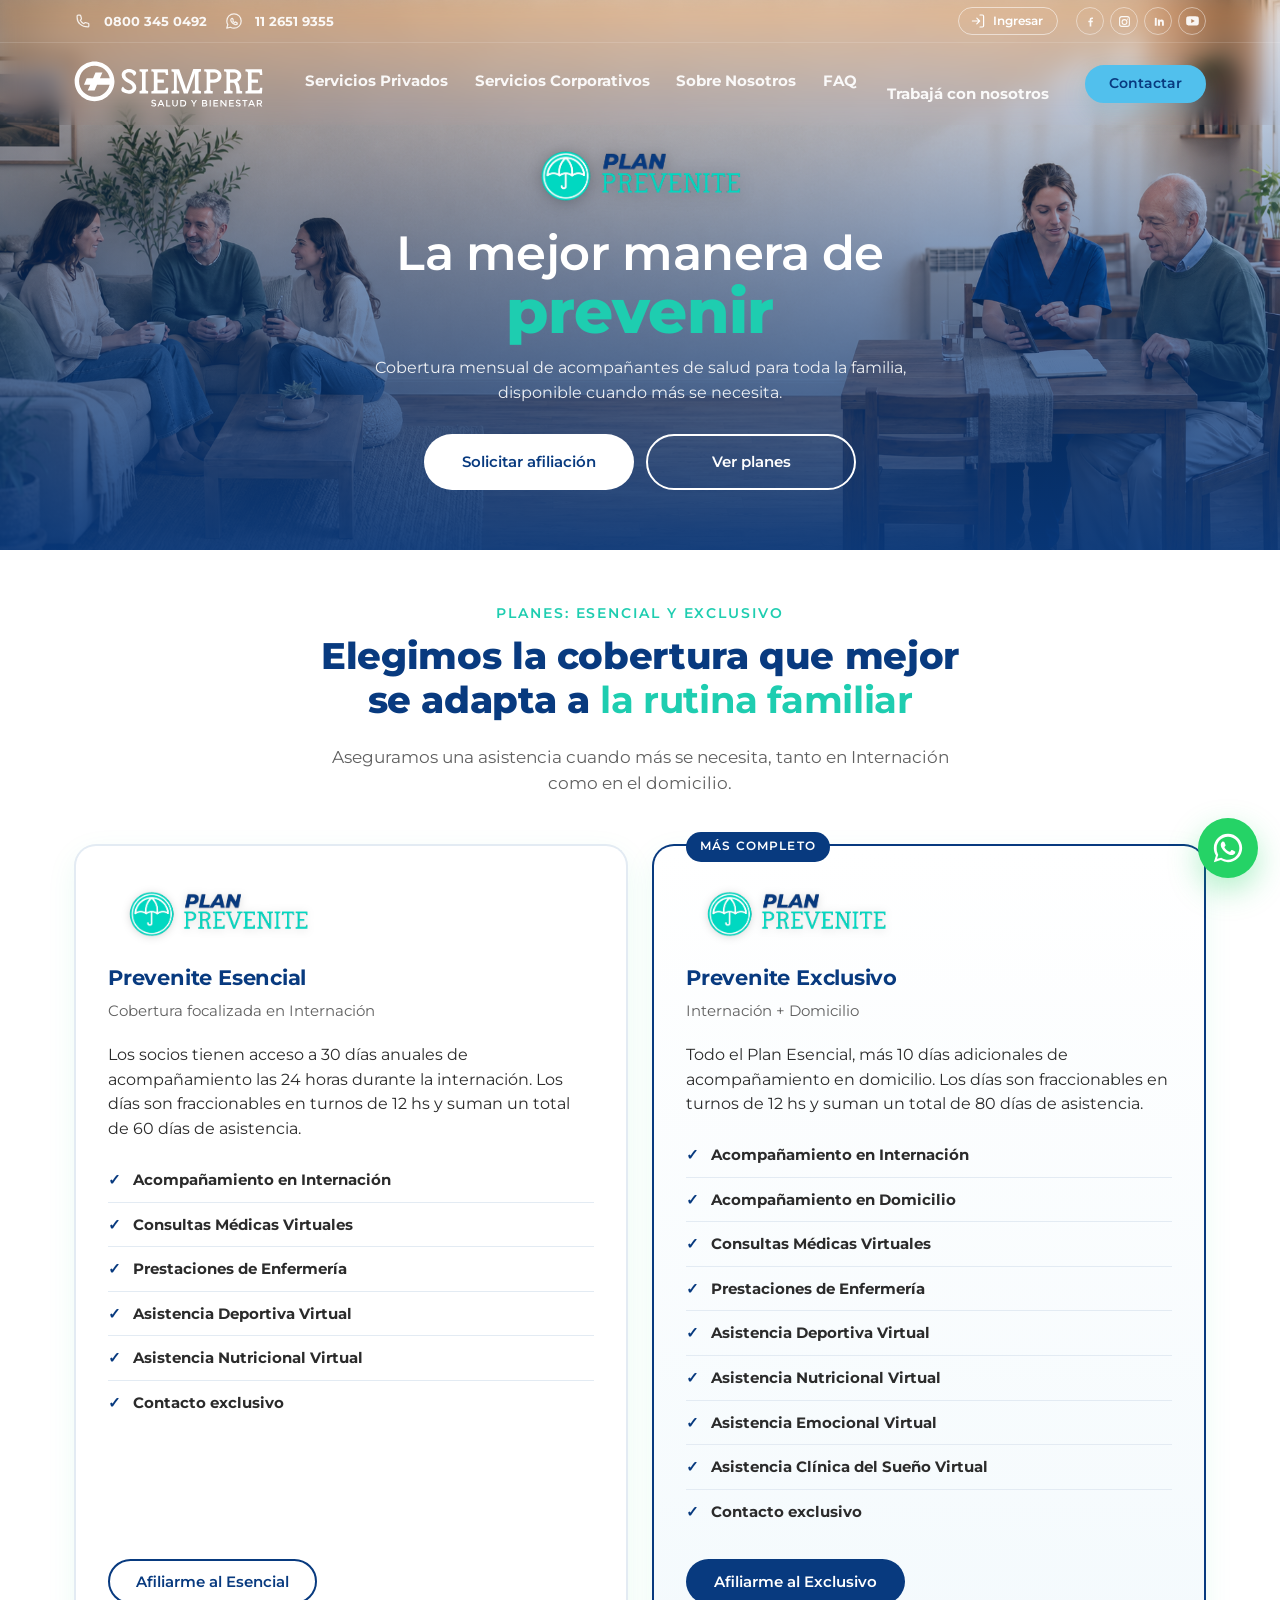
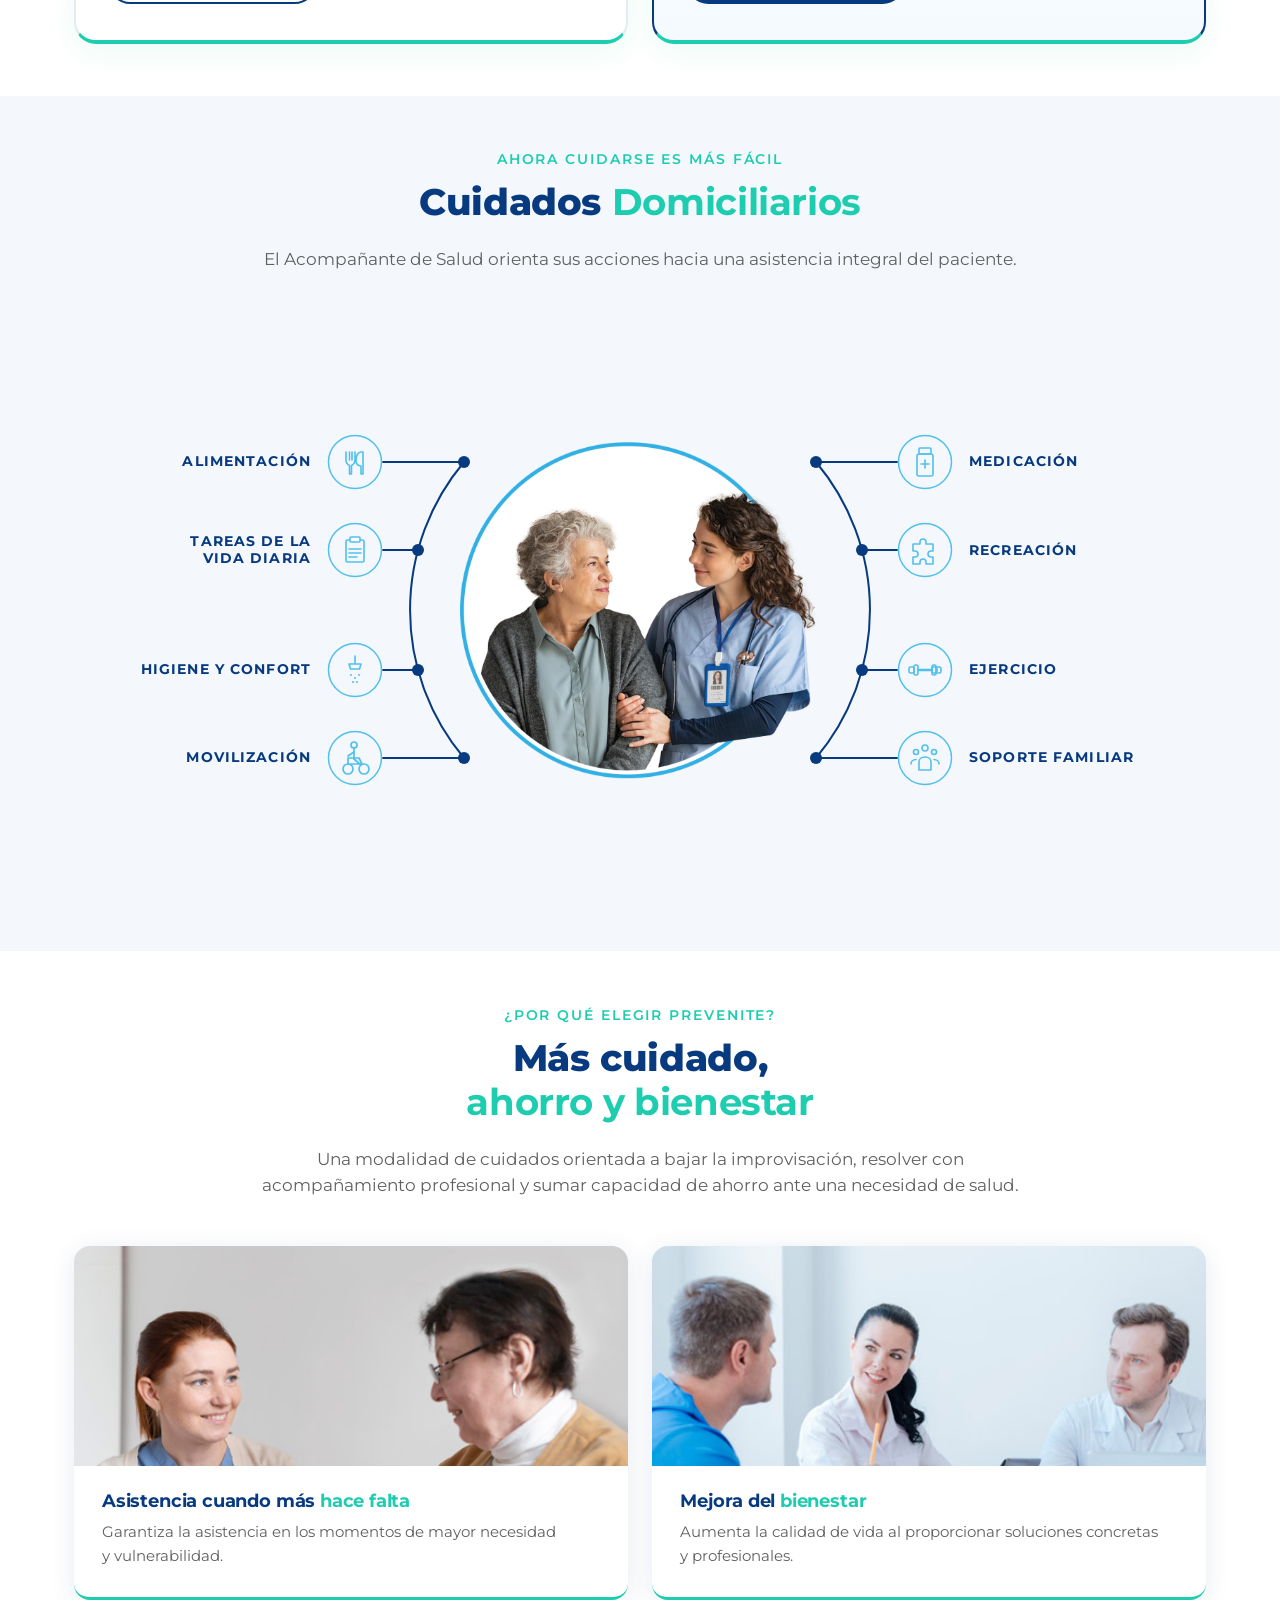
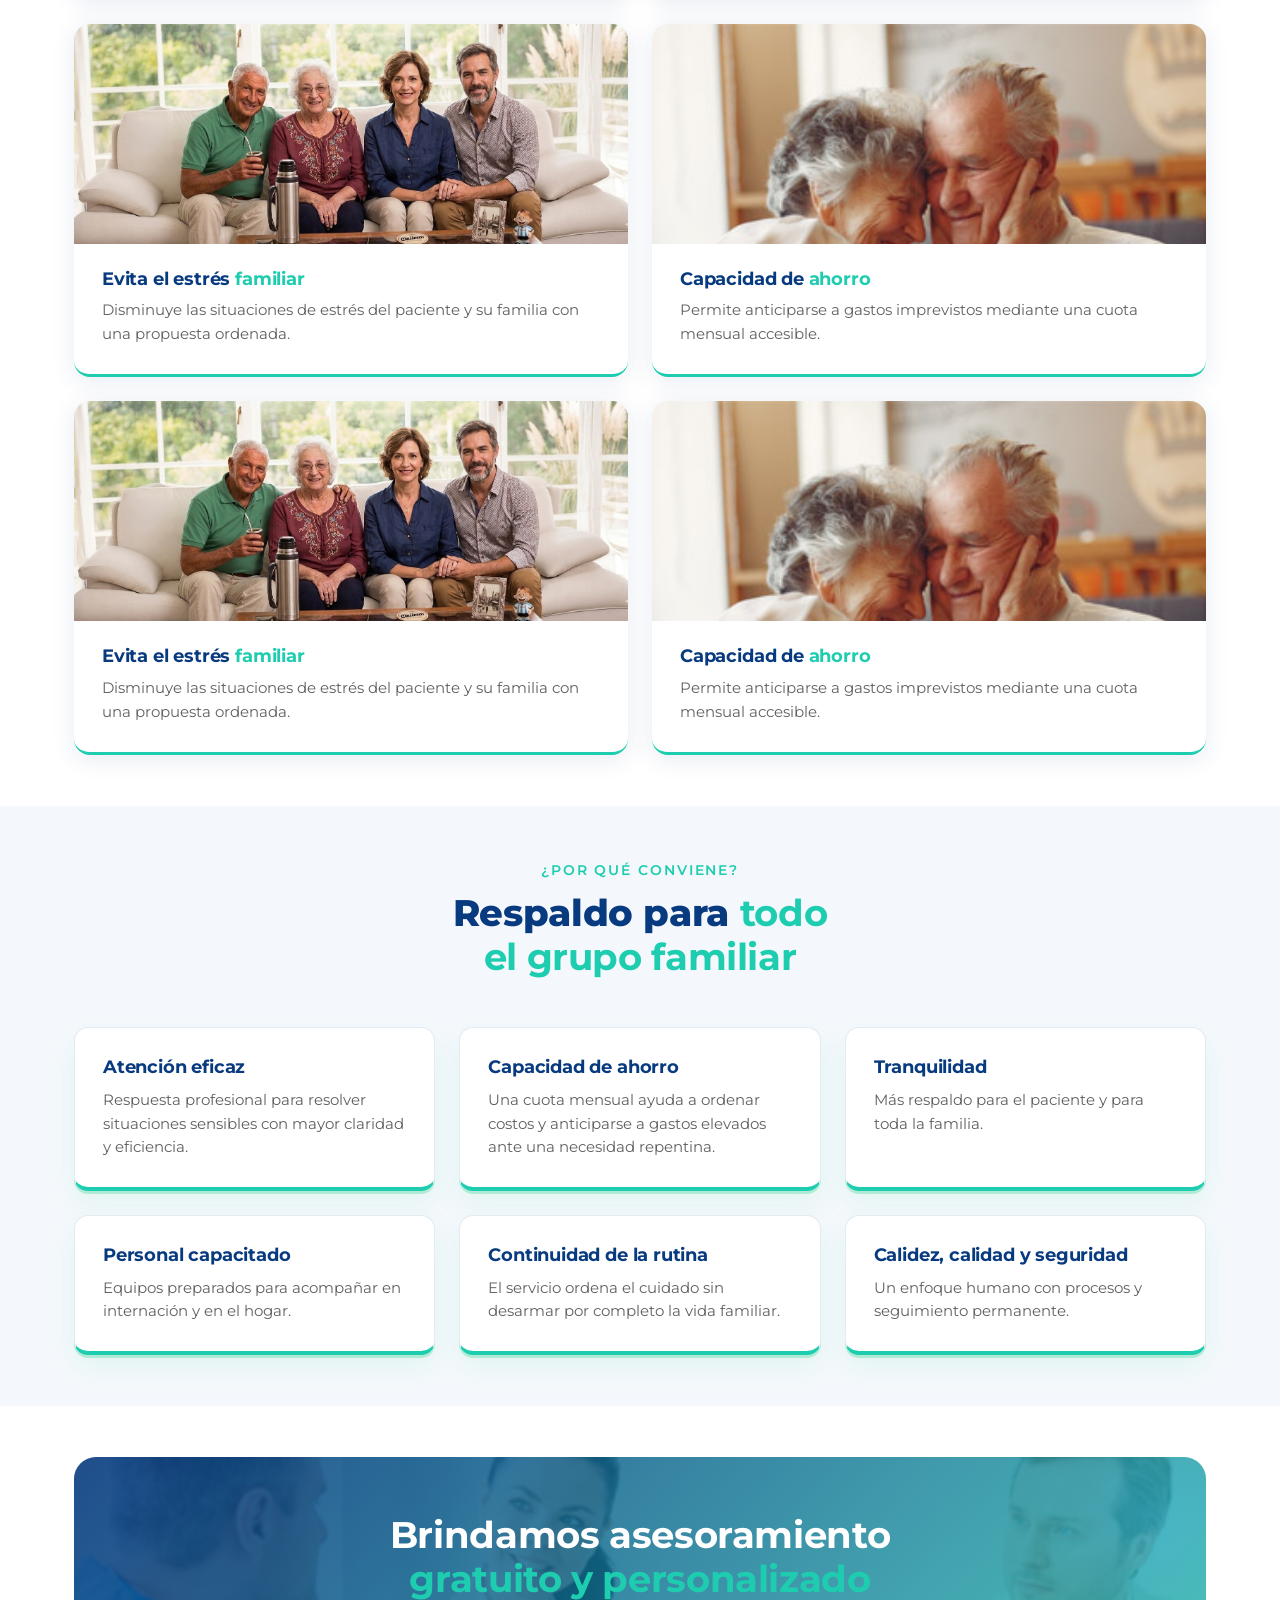
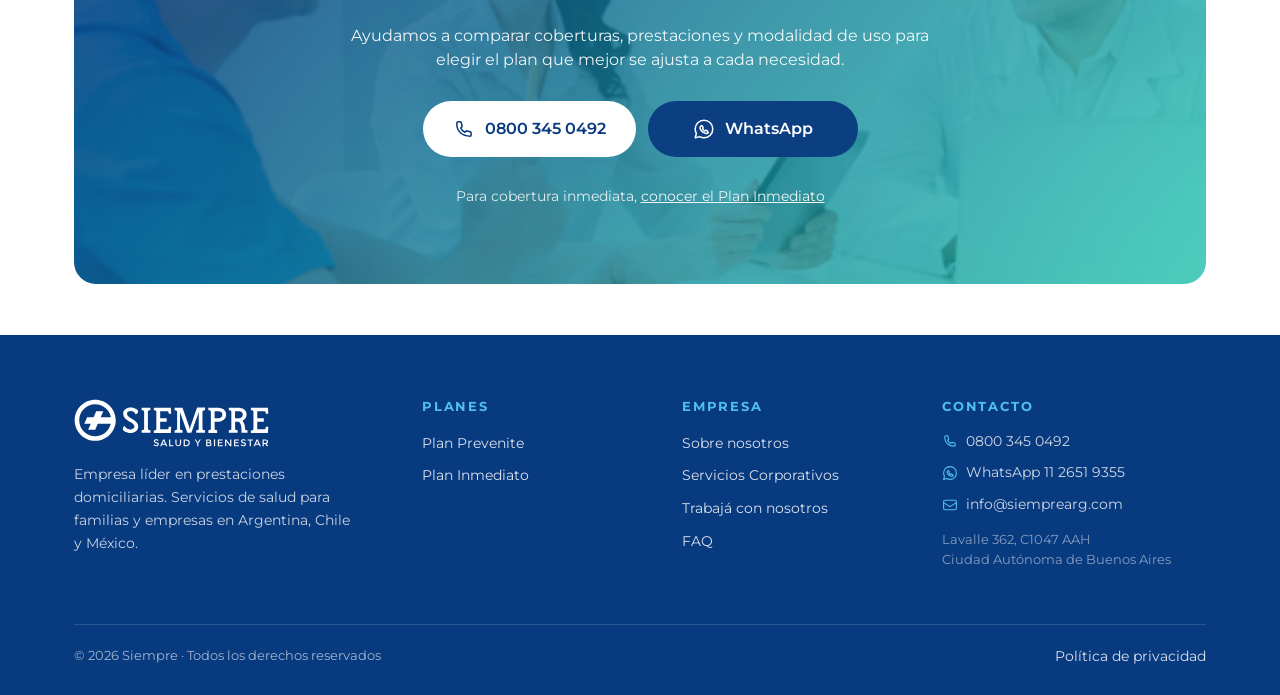
<file: plan-prevenite.html>
<!DOCTYPE html>
<html lang="es">
<head>
<meta charset="UTF-8">
<meta name="viewport" content="width=device-width, initial-scale=1">
<title>Plan Prevenite · Siempre</title>
<meta name="description" content="Cobertura de Acompañantes de Salud cuando más hace falta. Planes Esencial y Exclusivo con cuota mensual.">
<link rel="preconnect" href="https://fonts.googleapis.com">
<link rel="preconnect" href="https://fonts.gstatic.com" crossorigin>
<link href="https://fonts.googleapis.com/css2?family=Montserrat:wght@400;500;600;700;800&display=swap" rel="stylesheet">
<link rel="icon" type="image/svg+xml" href="assets/img/iso-siempre.svg">
<link rel="stylesheet" href="assets/css/styles.css">
</head>
<body class="plan-prevenite-page">

<!-- ============ HEADER ============ -->
<header class="site-header" id="siteHeader">

  <!-- TOPBAR -->
  <div class="topbar">

    <div class="container">

      <div class="topbar-inner">

        <!-- LEFT -->
        <div class="topbar-left">

          <!-- TELEFONO -->
          <a href="tel:08003450492">

            <svg 
              class="topbar-icon" 
              viewBox="0 0 20 20" 
              fill="none"
            >
              <path 
                d="M3.5 4.5A1 1 0 014.5 3.5h2a1 1 0 011 .75l.75 3a1 1 0 01-.29.97L7 9.17c.9 1.74 2.09 2.93 3.83 3.83l.92-.96a1 1 0 01.97-.29l3 .75a1 1 0 01.75 1v2a1 1 0 01-1 1C8.16 16.5 3.5 11.84 3.5 6V4.5z"
                stroke="currentColor"
                stroke-width="1.4"
                stroke-linejoin="round"
              />
            </svg>

            <strong>0800 345 0492</strong>

          </a>

          <!-- WHATSAPP -->
          <a href="https://wa.me/541126519355">

            <svg 
              class="topbar-icon" 
              viewBox="0 0 20 20" 
              fill="none"
            >
              <path 
                d="M10 2C5.58 2 2 5.58 2 10c0 1.48.4 2.87 1.1 4.07L2 18l4.07-1.07A7.96 7.96 0 0010 18c4.42 0 8-3.58 8-8s-3.58-8-8-8zm3.9 11.1c-.16.45-.94.87-1.3.92-.33.05-.74.07-1.2-.08a10.8 10.8 0 01-1.08-.4C8.64 12.8 7.4 11.22 7.3 11.08c-.1-.14-.84-1.1-.84-2.1 0-1 .52-1.49.7-1.7.18-.2.4-.25.53-.25h.38c.12 0 .29-.04.45.34l.58 1.4c.05.12.08.26 0 .42l-.22.33c-.07.1-.15.22-.06.43.38.77.97 1.38 1.73 1.76.2.1.32.08.44-.05l.3-.38c.1-.14.23-.18.37-.12l1.4.65c.16.08.27.12.3.2.04.1.04.53-.12.98z"
                stroke="currentColor"
                stroke-width="1.4"
                stroke-linejoin="round"
              />
            </svg>

            <strong>11 2651 9355</strong>

          </a>

        </div>

        <!-- RIGHT -->
        <div class="topbar-right">

          <a class="topbar-portal" href="mi-siempre.html"><svg class="topbar-icon" viewBox="0 0 20 20" fill="none" aria-hidden="true"><path d="M12.5 2.5h3a1.5 1.5 0 011.5 1.5v12a1.5 1.5 0 01-1.5 1.5h-3" stroke="currentColor" stroke-width="1.5" stroke-linecap="round" stroke-linejoin="round"/><path d="M8.5 13.5L12 10 8.5 6.5M12 10H3" stroke="currentColor" stroke-width="1.5" stroke-linecap="round" stroke-linejoin="round"/></svg><strong>Ingresar</strong></a>

          <div aria-label="Redes sociales" class="topbar-socials">

            <!-- FACEBOOK -->
            <a 
              aria-label="Facebook"
              href="https://facebook.com/Siemprearg/"
              target="_blank"
              rel="noopener noreferrer"
            >
              <svg viewBox="0 0 24 24" fill="currentColor">
                <path d="M13.5 21v-7.5h2.53l.38-2.94H13.5V8.72c0-.85.24-1.43 1.46-1.43h1.56V4.66c-.27-.04-1.2-.12-2.27-.12-2.24 0-3.78 1.37-3.78 3.88v2.16H8v2.94h2.47V21h3.03z"></path>
              </svg>
            </a>

            <!-- INSTAGRAM -->
            <a 
              aria-label="Instagram"
              href="https://instagram.com/Siemprearg/"
              target="_blank"
              rel="noopener noreferrer"
            >
              <svg viewBox="0 0 24 24" fill="currentColor">
  <path d="M7 2h10a5 5 0 015 5v10a5 5 0 01-5 5H7a5 5 0 01-5-5V7a5 5 0 015-5zm0 2a3 3 0 00-3 3v10a3 3 0 003 3h10a3 3 0 003-3V7a3 3 0 00-3-3H7zm5 3.5A5.5 5.5 0 1112 18.5 5.5 5.5 0 0112 7.5zm0 2A3.5 3.5 0 1012 16.5 3.5 3.5 0 0012 9.5zm5.75-3.25a1.25 1.25 0 11-1.25 1.25 1.25 1.25 0 011.25-1.25z"/>
</svg>

            <!-- LINKEDIN -->
            <a 
              aria-label="LinkedIn"
              href="https://linkedin.com/company/siemprearg/posts/?feedView=all"
              target="_blank"
              rel="noopener noreferrer"
            >
              <svg viewBox="0 0 24 24" fill="currentColor">
                <path d="M6.94 5A1.94 1.94 0 115.06 6.94 1.94 1.94 0 016.94 5zM5.16 8.5h3.56V20H5.16zm5.7 0h3.4v1.58h.05a3.73 3.73 0 013.36-1.84c3.59 0 4.25 2.36 4.25 5.44V20h-3.54v-5.08c0-1.21-.02-2.77-1.68-2.77-1.69 0-1.95 1.32-1.95 2.68V20H10.86z"></path>
              </svg>
            </a>

            <!-- YOUTUBE -->
            <a 
              aria-label="YouTube"
              href="https://youtube.com/channel/UCaNuEZdiyHlzwMGWf43lOsw"
              target="_blank"
              rel="noopener noreferrer"
            >
              <svg viewBox="0 0 24 24" fill="currentColor">
                <path d="M23.5 6.2s-.2-1.7-.9-2.4c-.9-.9-1.9-.9-2.4-1C16.8 2.5 12 2.5 12 2.5s-4.8 0-8.2.3c-.5.1-1.5.1-2.4 1C.7 4.5.5 6.2.5 6.2S.3 8.2.3 10.1v1.8c0 1.9.2 3.9.2 3.9s.2 1.7.9 2.4c.9.9 2.1.9 2.6 1 1.9.2 8 .3 8 .3s4.8 0 8.2-.3c.5-.1 1.5-.1 2.4-1 .7-.7.9-2.4.9-2.4s.2-2 .2-3.9v-1.8c0-1.9-.2-3.9-.2-3.9zM9.7 14.8V7.2l6.5 3.8-6.5 3.8z"/>
              </svg>
            </a>

          </div>

        </div>

      </div>

    </div>

  </div>

  <!-- NAV -->
  <div class="container">

    <nav class="nav" id="mainNav">

      <a 
        aria-label="Inicio Siempre Argentina" 
        class="nav-logo" 
        href="index.html"
      >
        <img 
          alt="Siempre" 
          class="logo-white" 
          src="assets/img/logo-siempre-blanco.svg"
        >

        <img 
          alt="Siempre" 
          class="logo-blue" 
          src="assets/img/logo-siempre-azul.svg"
        >
      </a>

      <button 
        aria-label="Abrir menú" 
        class="nav-toggle" 
        onclick="document.getElementById('mainNav').classList.toggle('open')"
      >
        <span></span>
        <span></span>
        <span></span>
      </button>

      <ul class="nav-links">

        <li class="nav-dropdown">
          <a aria-haspopup="true" href="#">
            <strong>Servicios Privados</strong>
          </a>

          <ul class="nav-dropdown-menu">
            <li><a href="plan-prevenite.html">Plan Prevenite</a></li>
            <li><a href="plan-inmediato.html">Plan Inmediato</a></li>
          </ul>
        </li>

        <li>
          <a aria-haspopup="true" href="empresas.html">
            <strong>Servicios Corporativos</strong>
          </a>
        </li>

        <li><a href="sobre-nosotros.html"><strong>Sobre Nosotros</strong></a></li>

        

        <li><a href="faq.html"><strong>FAQ</strong></a></li>

        <li><a href="trabaja-con-nosotros.html"><strong>Trabajá con nosotros</strong></a></li>

      <li class="nav-item-portal"><a href="mi-siempre.html"><strong>Ingresar a Mi Siempre</strong></a></li>
          </ul>

      <div class="nav-cta">
        <a class="btn btn-secondary" href="contacto.html">
          Contactar
        </a>
      </div>

    </nav>

  </div>

</header>

<!-- HERO -->
<section class="page-hero" style="background-image:url('assets/img/banners/banner-prevenite-nuevo.jpg')">
  <div class="container">
    <div class="page-hero-inner">
      <div class="prevenite-logo-badge">
        <img src="assets/img/logo-prevenite.png" alt="Plan Prevenite">
      </div>
      <h1 class="prevenite-hero-title">La mejor manera de<br><span class="prevenite-highlight-block">prevenir</span></h1>
      <p class="lead">Cobertura mensual de acompañantes de salud para toda la familia,<br>disponible cuando más se necesita.</p>
      <div class="hero-ctas">
        <a href="https://wa.me/541126519355" class="btn btn-primary" style="background:#fff;color:var(--c-primary)">Solicitar afiliación</a>
        <a href="#planes" class="btn btn-ghost-light">Ver planes</a>
      </div>
    </div>
  </div>
</section>

<!-- PLANES -->
<section id="planes">
  <div class="container">
    <div class="section-header">
      <span class="eyebrow">Planes: Esencial y Exclusivo</span>
      <h2>Elegimos la cobertura que mejor<br>se adapta a <span class="prevenite-highlight">la rutina familiar</span></h2>
      <p>Aseguramos una asistencia cuando más se necesita, tanto en Internación <br>como en el domicilio.</p>
    </div>
    <div class="grid grid-2">
      <div class="card-plan">
        <img src="assets/img/logo-prevenite.png" alt="Plan Prevenite" class="card-plan-logo">
        <h3>Prevenite Esencial</h3>
        <p class="plan-sub">Cobertura focalizada en Internación</p>
        <p>Los socios tienen acceso a 30 días anuales de acompañamiento las 24 horas durante la internación. Los días son fraccionables en turnos de 12 hs y suman un total de 60 días de asistencia.</p>
        <ul>
          <li><strong>Acompañamiento en Internación</strong></li>
          <li><strong>Consultas Médicas Virtuales</strong></li>
          <li><strong>Prestaciones de Enfermería</strong></li>
          <li><strong>Asistencia Deportiva Virtual</strong></li>
          <li><strong>Asistencia Nutricional Virtual</strong></li>
          <li><strong>Contacto exclusivo</strong></li>
        </ul>
        <a href="https://wa.me/541126519355" class="btn btn-secondary">Afiliarme al Esencial</a>
      </div>
      <div class="card-plan card-plan-featured">
        <img src="assets/img/logo-prevenite.png" alt="Plan Prevenite" class="card-plan-logo">
        <h3>Prevenite Exclusivo</h3>
        <p class="plan-sub">Internación + Domicilio</p>
        <p>Todo el Plan Esencial, más 10 días adicionales de acompañamiento en domicilio. Los días son fraccionables en turnos de 12 hs y suman un total de 80 días de asistencia.</p>
        <ul>
          <li><strong>Acompañamiento en Internación</strong></li>
          <li><strong>Acompañamiento en Domicilio</strong></li>
          <li><strong>Consultas Médicas Virtuales</strong></li>
          <li><strong>Prestaciones de Enfermería</strong></li>
          <li><strong>Asistencia Deportiva Virtual</strong></li>
          <li><strong>Asistencia Nutricional Virtual</strong></li>
          <li><strong>Asistencia Emocional Virtual</strong></li>
          <li><strong>Asistencia Clínica del Sueño Virtual</strong></li>
          <li><strong>Contacto exclusivo</strong></li>
        </ul>
        <a href="https://wa.me/541126519355" class="btn btn-primary">Afiliarme al Exclusivo</a>
      </div>
    </div>
  </div>
</section>

<!-- ASISTENCIA INTEGRAL -->
<section class="section-soft">
  <div class="container">
    <div class="section-header">
      <span class="eyebrow">Ahora cuidarse es más fácil</span>
      <h2>Cuidados <span class="prevenite-highlight">Domiciliarios</span></h2>
      <p>El Acompañante de Salud orienta sus acciones hacia una asistencia integral del paciente.</p>
    </div>

    <div class="aw">
      <svg class="aw-svg" viewBox="0 0 1000 580" preserveAspectRatio="none" aria-hidden="true">
        <!-- LEFT arc: real circular arc r=230 centered (500,290), from 140° to 220° -->
        <path d="M 324 142 A 230 230 0 0 0 324 438" stroke="#083A7F" stroke-width="2" fill="none" stroke-linecap="round"/>
        <!-- RIGHT arc: mirror -->
        <path d="M 676 142 A 230 230 0 0 1 676 438" stroke="#083A7F" stroke-width="2" fill="none" stroke-linecap="round"/>

        <!-- Connector lines from icon edge to dot (LEFT) -->
        <line x1="243" y1="142" x2="324" y2="142" stroke="#083A7F" stroke-width="2" stroke-linecap="round"/>
        <line x1="243" y1="230" x2="278" y2="230" stroke="#083A7F" stroke-width="2" stroke-linecap="round"/>
        <line x1="243" y1="350" x2="278" y2="350" stroke="#083A7F" stroke-width="2" stroke-linecap="round"/>
        <line x1="243" y1="438" x2="324" y2="438" stroke="#083A7F" stroke-width="2" stroke-linecap="round"/>

        <!-- Connector lines (RIGHT) -->
        <line x1="757" y1="142" x2="676" y2="142" stroke="#083A7F" stroke-width="2" stroke-linecap="round"/>
        <line x1="757" y1="230" x2="722" y2="230" stroke="#083A7F" stroke-width="2" stroke-linecap="round"/>
        <line x1="757" y1="350" x2="722" y2="350" stroke="#083A7F" stroke-width="2" stroke-linecap="round"/>
        <line x1="757" y1="438" x2="676" y2="438" stroke="#083A7F" stroke-width="2" stroke-linecap="round"/>

        <!-- Dots on arc (LEFT) -->
        <circle cx="324" cy="142" r="6" fill="#083A7F"/>
        <circle cx="278" cy="230" r="6" fill="#083A7F"/>
        <circle cx="278" cy="350" r="6" fill="#083A7F"/>
        <circle cx="324" cy="438" r="6" fill="#083A7F"/>
        <!-- Dots on arc (RIGHT) -->
        <circle cx="676" cy="142" r="6" fill="#083A7F"/>
        <circle cx="722" cy="230" r="6" fill="#083A7F"/>
        <circle cx="722" cy="350" r="6" fill="#083A7F"/>
        <circle cx="676" cy="438" r="6" fill="#083A7F"/>
      </svg>

      <!-- Imagen central (ya trae el círculo cyan integrado) -->
      <img class="aw-center-img" src="assets/img/content/asistencia-paciente.webp" alt="Acompañante de salud y paciente">

      <!-- LEFT items -->
      <div class="aw-item aw-item--l" style="top:24.5%">
        <span class="aw-label">Alimentación</span>
        <div class="aw-icon">
          <svg viewBox="0 0 56 56" fill="none" xmlns="http://www.w3.org/2000/svg"><circle cx="28" cy="28" r="26.5" stroke="#51C0ED" stroke-width="1.5"/><path d="M19 18v8c0 2.5 1.5 4.5 3.5 5.5V40h2V31.5c2-1 3.5-3 3.5-5.5v-8M22.5 18v8M25 18v8M34 18c-3 0-5 4-5 8s2 6 5 6v8h2V18z" stroke="#51C0ED" stroke-width="1.6" stroke-linecap="round" stroke-linejoin="round"/></svg>
        </div>
      </div>
      <div class="aw-item aw-item--l" style="top:39.7%">
        <span class="aw-label">Tareas de la<br>vida diaria</span>
        <div class="aw-icon">
          <svg viewBox="0 0 56 56" fill="none" xmlns="http://www.w3.org/2000/svg"><circle cx="28" cy="28" r="26.5" stroke="#51C0ED" stroke-width="1.5"/><rect x="19" y="18" width="18" height="22" rx="1.5" stroke="#51C0ED" stroke-width="1.6"/><rect x="23" y="15" width="10" height="5" rx="1" stroke="#51C0ED" stroke-width="1.6" fill="#fff"/><path d="M22 27h12M22 31h12M22 35h8" stroke="#51C0ED" stroke-width="1.6" stroke-linecap="round"/></svg>
        </div>
      </div>
      <div class="aw-item aw-item--l" style="top:60.3%">
        <span class="aw-label">Higiene y confort</span>
        <div class="aw-icon">
          <svg viewBox="0 0 56 56" fill="none" xmlns="http://www.w3.org/2000/svg"><circle cx="28" cy="28" r="26.5" stroke="#51C0ED" stroke-width="1.5"/><path d="M28 14v8M22 22h12l-1.5 5h-9z" stroke="#51C0ED" stroke-width="1.6" stroke-linecap="round" stroke-linejoin="round"/><circle cx="24" cy="33" r="1" fill="#51C0ED"/><circle cx="28" cy="36" r="1" fill="#51C0ED"/><circle cx="32" cy="33" r="1" fill="#51C0ED"/><circle cx="26" cy="40" r="1" fill="#51C0ED"/><circle cx="30" cy="40" r="1" fill="#51C0ED"/></svg>
        </div>
      </div>
      <div class="aw-item aw-item--l" style="top:75.5%">

  <span class="aw-label">
    Movilización
  </span>

  <div class="aw-icon">

    <svg 
      viewBox="0 0 56 56" 
      fill="none" 
      xmlns="http://www.w3.org/2000/svg"
    >

      <!-- CIRCULO -->
      <circle 
        cx="28" 
        cy="28" 
        r="26.5" 
        stroke="#51C0ED" 
        stroke-width="1.5"
      />

      <!-- PERSONA -->
      <circle 
        cx="27" 
        cy="15" 
        r="3" 
        stroke="#51C0ED" 
        stroke-width="1.7"
      />

      <path 
        d="M27 18V29"
        stroke="#51C0ED"
        stroke-width="1.7"
        stroke-linecap="round"
      />

      <path 
        d="M27 22L21 26"
        stroke="#51C0ED"
        stroke-width="1.7"
        stroke-linecap="round"
      />

      <path 
        d="M27 29L34 35"
        stroke="#51C0ED"
        stroke-width="1.7"
        stroke-linecap="round"
      />

      <!-- SILLA -->
      <circle 
        cx="21" 
        cy="39" 
        r="5"
        stroke="#51C0ED"
        stroke-width="1.7"
      />

      <circle 
        cx="37" 
        cy="39" 
        r="5"
        stroke="#51C0ED"
        stroke-width="1.7"
      />

      <path 
        d="M21 34V28H32L35 34"
        stroke="#51C0ED"
        stroke-width="1.7"
        stroke-linecap="round"
        stroke-linejoin="round"
      />

      <path 
        d="M23 34H36"
        stroke="#51C0ED"
        stroke-width="1.7"
        stroke-linecap="round"
      />

    </svg>

  </div>

</div>

      <!-- RIGHT items -->
      <div class="aw-item aw-item--r" style="top:24.5%">
        <div class="aw-icon">
          <svg viewBox="0 0 56 56" fill="none" xmlns="http://www.w3.org/2000/svg"><circle cx="28" cy="28" r="26.5" stroke="#51C0ED" stroke-width="1.5"/><rect x="22" y="14" width="12" height="6" rx="1" stroke="#51C0ED" stroke-width="1.6"/><rect x="20" y="20" width="16" height="22" rx="2" stroke="#51C0ED" stroke-width="1.6"/><path d="M24 30h8M28 26v8" stroke="#51C0ED" stroke-width="1.6" stroke-linecap="round"/></svg>
        </div>
        <span class="aw-label">Medicación</span>
      </div>
      <div class="aw-item aw-item--r" style="top:39.7%">
        <div class="aw-icon">
          <svg viewBox="0 0 56 56" fill="none" xmlns="http://www.w3.org/2000/svg"><circle cx="28" cy="28" r="26.5" stroke="#51C0ED" stroke-width="1.5"/><path d="M16 22h7v-2a3 3 0 016 0v2h7v7h-2a3 3 0 000 6h2v7h-7v-2a3 3 0 00-6 0v2h-7v-7h2a3 3 0 000-6h-2v-7z" stroke="#51C0ED" stroke-width="1.6" stroke-linejoin="round"/></svg>
        </div>
        <span class="aw-label">Recreación</span>
      </div>
      <div class="aw-item aw-item--r" style="top:60.3%">
        <div class="aw-icon"><svg viewBox="0 0 56 56" fill="none" xmlns="http://www.w3.org/2000/svg"><circle cx="28" cy="28" r="26.5" stroke="#51C0ED" stroke-width="1.5"/><rect x="12" y="25" width="5" height="6" rx="1.5" stroke="#51C0ED" stroke-width="1.6"/><rect x="17" y="23" width="4" height="10" rx="1.5" stroke="#51C0ED" stroke-width="1.6"/><rect x="35" y="25" width="5" height="6" rx="1.5" stroke="#51C0ED" stroke-width="1.6"/><rect x="35" y="23" width="4" height="10" rx="1.5" stroke="#51C0ED" stroke-width="1.6"/><rect x="39" y="25" width="5" height="6" rx="1.5" stroke="#51C0ED" stroke-width="1.6"/><line x1="21" y1="28" x2="35" y2="28" stroke="#51C0ED" stroke-width="2.5" stroke-linecap="round"/></svg></div>
        <span class="aw-label">Ejercicio</span>
      </div>
      <div class="aw-item aw-item--r" style="top:75.5%">
        <div class="aw-icon">
          <svg viewBox="0 0 56 56" fill="none" xmlns="http://www.w3.org/2000/svg"><circle cx="28" cy="28" r="26.5" stroke="#51C0ED" stroke-width="1.5"/><circle cx="28" cy="18" r="3" stroke="#51C0ED" stroke-width="1.6"/><circle cx="19" cy="22" r="2.5" stroke="#51C0ED" stroke-width="1.6"/><circle cx="37" cy="22" r="2.5" stroke="#51C0ED" stroke-width="1.6"/><path d="M22 32c0-3 2.5-5 6-5s6 2 6 5v8h-12v-8z" stroke="#51C0ED" stroke-width="1.6" stroke-linejoin="round"/><path d="M14 34c0-2.5 2-4.5 5-4.5M42 34c0-2.5-2-4.5-5-4.5" stroke="#51C0ED" stroke-width="1.6" stroke-linecap="round"/></svg>
        </div>
        <span class="aw-label">Soporte familiar</span>
      </div>
    </div>

    <!-- Mobile fallback -->
    <div class="aw-mobile">
      <div class="aw-mobile-item"><span>🍽️</span>Alimentación</div>
      <div class="aw-mobile-item"><span>📋</span>Tareas diarias</div>
      <div class="aw-mobile-item"><span>🚿</span>Higiene y confort</div>
      <div class="aw-mobile-item"><span>🚶</span>Movilización</div>
      <div class="aw-mobile-item"><span>💊</span>Medicación</div>
      <div class="aw-mobile-item"><span>🧩</span>Recreación</div>
      <div class="aw-mobile-item"><span>🏃</span>Ejercicio</div>
      <div class="aw-mobile-item"><span>👨‍👩‍👧</span>Soporte familiar</div>
    </div>

  </div>
</section>

<!-- POR QUÉ ELEGIR PREVENITE -->
<section>
  <div class="container">
    <div class="section-header">
      <span class="eyebrow">¿Por qué elegir Prevenite?</span>
      <h2>Más cuidado,<br><span class="prevenite-highlight">ahorro y bienestar</span></h2>
      <p>Una modalidad de cuidados orientada a bajar la improvisación, resolver con acompañamiento profesional y sumar capacidad de ahorro ante una necesidad de salud.</p>
    </div>
    <div class="grid grid-2 feature-cards-img">
      <div class="card-feature-img">
        <div class="card-feature-img__photo" style="background-image:url('assets/img/content/acompanantes-salud.jpg')"></div>
        <div class="card-feature-img__body">
          <h3>Asistencia cuando más <span class="prevenite-highlight">hace falta</span></h3>
          <p>Garantiza la asistencia en los momentos de mayor necesidad <br>y vulnerabilidad.</p>
        </div>
      </div>
      <div class="card-feature-img">
        <div class="card-feature-img__photo" style="background-image:url('assets/img/content/profesionales-salud.jpg')"></div>
        <div class="card-feature-img__body">
          <h3>Mejora del <span class="prevenite-highlight">bienestar</span></h3>
          <p>Aumenta la calidad de vida al proporcionar soluciones concretas y profesionales.</p>
        </div>
      </div>
      <div class="card-feature-img">
        <div class="card-feature-img__photo" style="background-image:url('assets/img/banners/familia-2.png')"></div>
        <div class="card-feature-img__body">
          <h3>Evita el estrés <span class="prevenite-highlight">familiar</span></h3>
          <p>Disminuye las situaciones de estrés del paciente y su familia con una propuesta ordenada.</p>
        </div>
      </div>
      <div class="card-feature-img">
        <div class="card-feature-img__photo" style="background-image:url('assets/img/content/plan-prevenite.jpg')"></div>
        <div class="card-feature-img__body">
          <h3>Capacidad de <span class="prevenite-highlight">ahorro</span></h3>
          <p>Permite anticiparse a gastos imprevistos mediante una cuota mensual accesible.</p>
        </div>
      </div>
      <div class="card-feature-img"> <!-- Sumar uno de Por que conviene? este es repetido y hay que reemplazar info y foto -->
        <div class="card-feature-img__photo" style="background-image:url('assets/img/banners/familia-2.png')"></div>
        <div class="card-feature-img__body">
          <h3>Evita el estrés <span class="prevenite-highlight">familiar</span></h3>
          <p>Disminuye las situaciones de estrés del paciente y su familia con una propuesta ordenada.</p>
        </div>
      </div>
      <div class="card-feature-img"> <!-- Sumar uno de Por que conviene? este es repetido y hay que reemplazar info y foto -->
        <div class="card-feature-img__photo" style="background-image:url('assets/img/content/plan-prevenite.jpg')"></div>
        <div class="card-feature-img__body">
          <h3>Capacidad de <span class="prevenite-highlight">ahorro</span></h3>
          <p>Permite anticiparse a gastos imprevistos mediante una cuota mensual accesible.</p>
        </div>
      </div>
    </div>
  </div>
</section>



<!-- POR QUÉ CONVIENE -->
<section id="planes-beneficios" class="section-soft">
  <div class="container">
    <div class="section-header">
      <span class="eyebrow">¿Por qué conviene?</span>
      <h2>Respaldo para <span class="prevenite-highlight">todo <br>el grupo familiar</span></h2>
    </div>
    <div class="grid grid-3">
      <div class="card"><h3>Atención eficaz</h3><p>Respuesta profesional para resolver situaciones sensibles con mayor claridad y eficiencia.</p></div>
      <div class="card"><h3>Capacidad de ahorro</h3><p>Una cuota mensual ayuda a ordenar costos y anticiparse a gastos elevados ante una necesidad repentina.</p></div>
      <div class="card"><h3>Tranquilidad</h3><p>Más respaldo para el paciente y para toda la familia.</p></div>
      <div class="card"><h3>Personal capacitado</h3><p>Equipos preparados para acompañar en internación y en el hogar.</p></div>
      <div class="card"><h3>Continuidad de la rutina</h3><p>El servicio ordena el cuidado sin desarmar por completo la vida familiar.</p></div>
      <div class="card"><h3>Calidez, calidad y seguridad</h3><p>Un enfoque humano con procesos y seguimiento permanente.</p></div>
    </div>
  </div>
</section>



<!-- CTA -->
<section class="cta-prevenite-bg">

  <div class="container">

    <div class="cta-band cta-band-prevenite">

      <h2>
        Brindamos asesoramiento
        <br>
        <span class="prevenite-highlight">
          gratuito y personalizado
        </span>
      </h2>

      <p>
        Ayudamos a comparar coberturas, prestaciones y modalidad de uso 
        para elegir el plan que mejor se ajusta a cada necesidad.
      </p>

      <div class="hero-ctas" style="justify-content:center">

        <!-- TELEFONO -->
        <a href="tel:08003450492" class="btn btn-primary btn-lg">

          <svg 
            class="btn-icon"
            viewBox="0 0 20 20"
            fill="none"
          >
            <path 
              d="M3.5 4.5A1 1 0 014.5 3.5h2a1 1 0 011 .75l.75 3a1 1 0 01-.29.97L7 9.17c.9 1.74 2.09 2.93 3.83 3.83l.92-.96a1 1 0 01.97-.29l3 .75a1 1 0 01.75 1v2a1 1 0 01-1 1C8.16 16.5 3.5 11.84 3.5 6V4.5z"
              stroke="currentColor"
              stroke-width="1.4"
              stroke-linejoin="round"
            />
          </svg>

          <span>0800 345 0492</span>

        </a>

        <!-- WHATSAPP -->
        <a href="https://wa.me/541126519355" class="btn btn-whatsapp btn-lg">

          <svg 
            class="btn-icon"
            viewBox="0 0 20 20"
            fill="none"
          >
            <path 
              d="M10 2C5.58 2 2 5.58 2 10c0 1.48.4 2.87 1.1 4.07L2 18l4.07-1.07A7.96 7.96 0 0010 18c4.42 0 8-3.58 8-8s-3.58-8-8-8zm3.9 11.1c-.16.45-.94.87-1.3.92-.33.05-.74.07-1.2-.08a10.8 10.8 0 01-1.08-.4C8.64 12.8 7.4 11.22 7.3 11.08c-.1-.14-.84-1.1-.84-2.1 0-1 .52-1.49.7-1.7.18-.2.4-.25.53-.25h.38c.12 0 .29-.04.45.34l.58 1.4c.05.12.08.26 0 .42l-.22.33c-.07.1-.15.22-.06.43.38.77.97 1.38 1.73 1.76.2.1.32.08.44-.05l.3-.38c.1-.14.23-.18.37-.12l1.4.65c.16.08.27.12.3.2.04.1.04.53-.12.98z"
              stroke="currentColor"
              stroke-width="1.4"
              stroke-linejoin="round"
            />
          </svg>

          <span>WhatsApp</span>

        </a>

      </div>

      <p class="cta-small" style="margin-top:28px">
        Para cobertura inmediata,
        <a href="plan-inmediato.html">
          conocer el Plan Inmediato
        </a>
      </p>

    </div>

  </div>

</section>

<!-- ============ FOOTER ============ -->
<footer class="site-footer">
  <div class="container">
    <div class="footer-grid">
      <div class="footer-brand-col">
        <img src="assets/img/logo-siempre-blanco.svg" alt="Siempre" class="footer-logo">
        <p>Empresa líder en prestaciones domiciliarias. Servicios de salud para familias y empresas en Argentina, Chile y México.</p>
        <div class="footer-socials-mobile">

  <a aria-label="Facebook"
     href="https://facebook.com/Siemprearg/"
     target="_blank"
     rel="noopener noreferrer">
    <svg viewBox="0 0 24 24" fill="currentColor">
      <path d="M13.5 21v-7.5h2.53l.38-2.94H13.5V8.72c0-.85.24-1.43 1.46-1.43h1.56V4.66c-.27-.04-1.2-.12-2.27-.12-2.24 0-3.78 1.37-3.78 3.88v2.16H8v2.94h2.47V21h3.03z"></path>
    </svg>
  </a>

  <a aria-label="Instagram"
     href="https://instagram.com/Siemprearg/"
     target="_blank"
     rel="noopener noreferrer">
    <svg viewBox="0 0 24 24" fill="currentColor">
      <path d="M7 2h10a5 5 0 015 5v10a5 5 0 01-5 5H7a5 5 0 01-5-5V7a5 5 0 015-5zm0 2a3 3 0 00-3 3v10a3 3 0 003 3h10a3 3 0 003-3V7a3 3 0 00-3-3H7zm5 3.5A5.5 5.5 0 1112 18.5 5.5 5.5 0 0112 7.5zm0 2A3.5 3.5 0 1012 16.5 3.5 3.5 0 0012 9.5zm5.75-3.25a1.25 1.25 0 11-1.25 1.25 1.25 1.25 0 011.25-1.25z"/>
    </svg>
  </a>

  <a aria-label="LinkedIn"
     href="https://linkedin.com/company/siemprearg/posts/?feedView=all"
     target="_blank"
     rel="noopener noreferrer">
    <svg viewBox="0 0 24 24" fill="currentColor">
      <path d="M6.94 5A1.94 1.94 0 115.06 6.94 1.94 1.94 0 016.94 5zM5.16 8.5h3.56V20H5.16zm5.7 0h3.4v1.58h.05a3.73 3.73 0 013.36-1.84c3.59 0 4.25 2.36 4.25 5.44V20h-3.54v-5.08c0-1.21-.02-2.77-1.68-2.77-1.69 0-1.95 1.32-1.95 2.68V20H10.86z"></path>
    </svg>
  </a>

  <a aria-label="YouTube"
     href="https://youtube.com/channel/UCaNuEZdiyHlzwMGWf43lOsw"
     target="_blank"
     rel="noopener noreferrer">
    <svg viewBox="0 0 24 24" fill="currentColor">
      <path d="M23.5 6.2s-.2-1.7-.9-2.4c-.9-.9-1.9-.9-2.4-1C16.8 2.5 12 2.5 12 2.5s-4.8 0-8.2.3c-.5.1-1.5.1-2.4 1C.7 4.5.5 6.2.5 6.2S.3 8.2.3 10.1v1.8c0 1.9.2 3.9.2 3.9s.2 1.7.9 2.4c.9.9 2.1.9 2.6 1 1.9.2 8 .3 8 .3s4.8 0 8.2-.3c.5-.1 1.5-.1 2.4-1 .7-.7.9-2.4.9-2.4s.2-2 .2-3.9v-1.8c0-1.9-.2-3.9-.2-3.9zM9.7 14.8V7.2l6.5 3.8-6.5 3.8z"/>
    </svg>
  </a>

</div>
      </div>
      <div>
        <h4 class="footer-heading-accent">Planes</h4>
        <ul>
          <li><a href="plan-prevenite.html">Plan Prevenite</a></li>
          <li><a href="plan-inmediato.html">Plan Inmediato</a></li>
        </ul>
      </div>
      <div>
        <h4 class="footer-heading-accent">Empresa</h4>
        <ul>
          <li><a href="sobre-nosotros.html">Sobre nosotros</a></li>
          <li><a href="empresas.html">Servicios Corporativos</a></li>
          
          <li><a href="trabaja-con-nosotros.html">Trabajá con nosotros</a></li>
          <li><a href="faq.html">FAQ</a></li>
        </ul>
      </div>
      <div>
        <h4 class="footer-heading-accent">Contacto</h4>
        <ul class="footer-contact-list">
          <li><a href="tel:08003450492"><svg class="footer-icon" viewBox="0 0 20 20" fill="none"><path d="M3.5 4.5A1 1 0 014.5 3.5h2a1 1 0 011 .75l.75 3a1 1 0 01-.29.97L7 9.17c.9 1.74 2.09 2.93 3.83 3.83l.92-.96a1 1 0 01.97-.29l3 .75a1 1 0 01.75 1v2a1 1 0 01-1 1C8.16 16.5 3.5 11.84 3.5 6V4.5z" stroke="var(--c-secondary)" stroke-width="1.4" stroke-linejoin="round"/></svg>0800 345 0492</a></li>
          <li><a href="https://wa.me/541126519355" target="_blank" rel="noopener"><svg class="footer-icon" viewBox="0 0 20 20" fill="none"><path d="M10 2C5.58 2 2 5.58 2 10c0 1.48.4 2.87 1.1 4.07L2 18l4.07-1.07A7.96 7.96 0 0010 18c4.42 0 8-3.58 8-8s-3.58-8-8-8zm3.9 11.1c-.16.45-.94.87-1.3.92-.33.05-.74.07-1.2-.08a10.8 10.8 0 01-1.08-.4C8.64 12.8 7.4 11.22 7.3 11.08c-.1-.14-.84-1.1-.84-2.1 0-1 .52-1.49.7-1.7.18-.2.4-.25.53-.25h.38c.12 0 .29-.04.45.34l.58 1.4c.05.12.08.26 0 .42l-.22.33c-.07.1-.15.22-.06.43.38.77.97 1.38 1.73 1.76.2.1.32.08.44-.05l.3-.38c.1-.14.23-.18.37-.12l1.4.65c.16.08.27.12.3.2.04.1.04.53-.12.98z" stroke="var(--c-secondary)" stroke-width="1.4" stroke-linejoin="round"/></svg>WhatsApp 11&nbsp;2651&nbsp;9355</a></li>
          <li><a href="mailto:info@siemprearg.com"><svg class="footer-icon" viewBox="0 0 20 20" fill="none"><rect x="2" y="4" width="16" height="12" rx="2" stroke="var(--c-secondary)" stroke-width="1.4"/><path d="M2 7l8 5 8-5" stroke="var(--c-secondary)" stroke-width="1.4" stroke-linejoin="round"/></svg>info@siemprearg.com</a></li>
        </ul>
        <p class="footer-address">Lavalle 362, C1047 AAH<br>Ciudad Autónoma de Buenos Aires</p>
      </div>
    </div>
    <div class="footer-bottom">
      <div>© 2026 Siempre · Todos los derechos reservados</div>
      <div><a href="politica-de-privacidad.html">Política de privacidad</a></div>
    </div>
  </div>
</footer>

<script>
(function(){
  var h = document.getElementById('siteHeader');
  if(!h) return;
  function onScroll(){
    if(window.scrollY > 40) h.classList.add('is-scrolled');
    else h.classList.remove('is-scrolled');
  }
  window.addEventListener('scroll', onScroll, {passive:true});
  onScroll();
})();
</script>

<!-- ============ FLOATING CTAs ============ -->
<a href="https://wa.me/541126519355" class="float-whatsapp" aria-label="Contactar por WhatsApp" target="_blank" rel="noopener"><svg viewBox="0 0 32 32" aria-hidden="true" focusable="false"><path d="M16 2.667C8.636 2.667 2.667 8.636 2.667 16c0 2.547.722 4.92 1.969 6.946L2.667 29.333l6.59-1.948A13.276 13.276 0 0 0 16 29.333c7.364 0 13.333-5.969 13.333-13.333S23.364 2.667 16 2.667zm0 24.346c-2.139 0-4.205-.582-5.999-1.687l-.43-.255-3.911 1.156 1.169-3.808-.282-.443A10.66 10.66 0 0 1 5.333 16c0-5.882 4.785-10.667 10.667-10.667S26.667 10.118 26.667 16 21.882 27.013 16 27.013zm6.157-7.99c-.337-.169-1.991-.982-2.299-1.094-.308-.113-.532-.169-.756.169-.224.337-.866 1.094-1.062 1.318-.196.224-.392.252-.728.084-.337-.169-1.422-.524-2.708-1.671-1.001-.892-1.676-1.992-1.872-2.329-.196-.337-.021-.519.148-.687.151-.151.337-.392.505-.589.169-.196.224-.337.337-.561.113-.224.056-.421-.028-.589-.084-.169-.756-1.823-1.036-2.497-.273-.655-.55-.566-.756-.577l-.644-.012c-.224 0-.589.084-.897.421-.308.337-1.176 1.149-1.176 2.803 0 1.654 1.204 3.252 1.371 3.476.169.224 2.371 3.621 5.745 5.077.803.347 1.43.554 1.918.708.806.256 1.539.22 2.119.134.646-.097 1.991-.813 2.272-1.598.281-.785.281-1.458.196-1.598-.084-.141-.308-.224-.645-.392z" fill="currentColor"/></svg></a>

<script src="assets/js/main.js"></script>

</body>
</html>
</file>
<file: assets/css/styles.css>
/* =========================================================
   SIEMPRE Argentina - Sitio web v7
   Design system compartido
   Paleta: Primary #1D70B7  Secondary #51C0ED  Accent #083A7F
   Tipografía: Montserrat
   ========================================================= */

:root {
  --c-primary: #083A7F;
  --c-secondary: #51C0ED;
  --c-accent: #083A7F;
  --c-prevenite: #1ECDB0;
  --c-text: #2b2b2b;
  --c-text-muted: #606060;
  --c-bg: #ffffff;
  --c-bg-soft: #F4F8FC;
  --c-bg-alt: #EAF3FB;
  --c-border: #e3ebf3;
  --c-success: #2FA675;

  --gradient-primary: linear-gradient(135deg, var(--c-primary) 0%, var(--c-accent) 100%);
  --gradient-soft: linear-gradient(180deg, #FFFFFF 0%, #F4F8FC 100%);

  --radius-sm: 8px;
  --radius-md: 14px;
  --radius-lg: 22px;
  --radius-xl: 32px;

  --shadow-sm: 0 2px 8px rgba(29, 112, 183, 0.08);
  --shadow-md: 0 8px 24px rgba(29, 112, 183, 0.10);
  --shadow-lg: 0 18px 48px rgba(8, 58, 127, 0.14);

  --container: 1180px;
  --container-wide: 1320px;

  --t-fast: 180ms ease;
  --t-slow: 320ms ease;
}

* { box-sizing: border-box; }

html { scroll-behavior: smooth; }

body {
  margin: 0;
  font-family: 'Montserrat', -apple-system, BlinkMacSystemFont, 'Segoe UI', sans-serif;
  font-weight: 400;
  color: var(--c-text);
  background: var(--c-bg);
  line-height: 1.55;
  -webkit-font-smoothing: antialiased;
}

img, svg { max-width: 100%; display: block; }

a {
  color: var(--c-primary);
  text-decoration: none;
  transition: color var(--t-fast);
}
a:hover { color: var(--c-accent); }

h1, h2, h3, h4, h5, h6 {
  font-family: 'Montserrat', sans-serif;
  color: var(--c-accent);
  line-height: 1.2;
  margin: 0 0 .6em;
  font-weight: 700;
  letter-spacing: -0.01em;
}

h1 { font-size: clamp(2rem, 4vw, 3.2rem); font-weight: 800; }
h2 { font-size: clamp(1.6rem, 3vw, 2.3rem); }
h3 { font-size: clamp(1.2rem, 2vw, 1.45rem); }
h4 { font-size: 1.1rem; }

p { margin: 0 0 1em; }

.lead { font-size: 1.15rem; color: var(--c-text-muted); }

/* ========= Stats band ========= */

.stats-band-section{
  margin-top: -30px;
  position: relative;
  z-index: 5;
}

.stats-band-number{
  font-size: 4.5rem;
}

.stats-band-section{
  margin-top: -100px !important;
  position: relative !important;
  z-index: 5 !important;
}

.stats-band-number{
  font-size: 3.85rem !important;
}

.stats-band{
  background:
    linear-gradient(
      135deg,
      #2674BE 0%,
      #0E4B97 100%
    );

  border-radius: 34px;

  padding: 42px 26px;

  display:grid;

  grid-template-columns:repeat(3,1fr);

  gap:0;

  overflow:hidden;
  max-width: 1100px;
margin-inline: auto;
}

.grid.grid-3 .card{
  display:flex;
  flex-direction:column;
}

.grid.grid-3 .card > div:last-child{
  display:flex;
  flex-direction:column;
  flex:1;
}

.grid.grid-3 .card .btn{
  margin-top:auto;
}

.stats-band-item{
  text-align:center;

  padding:0 26px;

  position:relative;
}

.stats-band-item:not(:last-child)::after{
  content:"";

  position:absolute;

  top:10px;
  right:0;

  width:1px;
  height:120px;

  background:rgba(255,255,255,.18);
}

.stats-band-number{
  font-size:4.5rem;

  line-height:.95;

  font-weight:800;

  color:#fff;

  margin-bottom:12px;

  letter-spacing:-2px;
}

.stats-band-item p{
  color:#fff;

  font-size:1.15rem;

  line-height:1.2;

  margin:0;

  font-weight:500;
}

@media (max-width:900px){

  .stats-band{
    grid-template-columns:1fr;
    gap:34px;
  }

  .stats-band-item:not(:last-child)::after{
    display:none;
  }

}

.stats-band-section{
  margin-top: -180px;
  position: relative;
  z-index: 5;
}


.profile-tabs {
  display: flex;
  justify-content: center;
  gap: 10px;
  margin-bottom: 18px;
}

.profile-tab {
  padding: 18px 42px;
  border: 0;
  background: #f1f1f1;
  color: var(--c-primary);
  font: inherit;
  cursor: pointer;
}

.profile-tab.active {
  background: var(--c-primary);
  color: #fff;
}

.profile-content {
  display: none;
  border: 1px solid var(--c-border);
  padding: 24px;
  background: #fff;
}

.profile-content.active {
  display: block;
}

/* ========= superior ========= */

.profile-main{
  display:grid;

  grid-template-columns: 1fr 1fr;

  gap:36px;

  align-items:center;

  margin-bottom:0;
}

.profile-main img{
  width:100%;

  height:320px;

  object-fit:cover;
}

/* ========= bloque azul ========= */

.profile-info-grid{
  background:
    linear-gradient(
      135deg,
      #0C3E82 0%,
      #2B84D7 100%
    );

  padding:42px;

  margin-top:28px;

  display:grid;

  grid-template-columns:repeat(2,1fr);

  gap:48px;

  position:relative;

  overflow:hidden;
}

/* brillo */

.profile-info-grid::after{
  content:"";

  position:absolute;

  inset:0;

  background:
    radial-gradient(
      circle at bottom right,
      rgba(255,255,255,.12),
      transparent 40%
    );
}

/* columnas */

.profile-info-col{
  position:relative;
  z-index:2;
}

.profile-info-col h4{
  color:#fff;

  font-size:2rem;

  margin-bottom:26px;

  font-weight:800;
}

.profile-info-col ul{
  list-style:none;

  margin:0;
  padding:0;
}

.profile-info-col li{
  color:#fff;

  font-size:1rem;

  line-height:1.55;

  margin-bottom:18px;

  padding-left:28px;

  position:relative;
}

/* flecha */

.profile-info-col li::before{
  content:"›";

  position:absolute;

  left:0;
  top:-2px;

  font-size:2rem;

  line-height:1;

  color:#fff;

  opacity:.95;
}

/* CTA */

.profile-cta{
  text-align:center;

  margin-top:26px;
}

/* responsive */

@media (max-width: 800px) {

  .profile-tabs,
  .profile-main,
  .profile-info-grid{
    grid-template-columns: 1fr;
    flex-direction: column;
  }

  .profile-info-grid-3{
    grid-template-columns: 1fr;
  }

}

.profile-info-grid-3{
  grid-template-columns: repeat(3, 1fr);
}


.testimonios-slider-wrap {
  position: relative;
  margin-top: 56px;
  padding-bottom: 44px;
}

.testimonios-carousel {
  display: flex;
  gap: 28px;
  overflow-x: auto;
  scroll-snap-type: x mandatory;
  scroll-behavior: smooth;

  padding:
    0 calc((100% - ((100% - 28px) / 1.5)) / 2)
    18px;

  scroll-padding-inline:
    calc((100% - ((100% - 28px) / 1.5)) / 2);
}

.testimonios-carousel::-webkit-scrollbar {
  display: none;
}

.testimonio-video-card {
  flex: 0 0 calc((100% - 28px) / 1.5);
  scroll-snap-align: center;
  border-radius: 26px;
  overflow: hidden;
  background: #000;
  box-shadow: 0 12px 40px rgba(0,0,0,.22);
}

.testimonio-video-card video {
  width: 100%;
  aspect-ratio: 16 / 9;
  height: auto;
  object-fit: cover;
  display: block;
}

.testimonios-arrow {
  position: absolute;
  top: 43%;
  transform: translateY(-50%);
  z-index: 5;

  width: 58px;
  height: 58px;
  border-radius: 50%;
  border: 0;
  background: #fff;
  color: var(--c-primary);

  font-size: 2.6rem;
  line-height: 1;
  cursor: pointer;

  box-shadow: 0 12px 35px rgba(0,0,0,.16);
}

.testimonios-prev {
  left: -18px;
}

.testimonios-next {
  right: -18px;
}

.testimonios-dots {
  display: flex;
  justify-content: center;
  gap: 10px;
  margin-top: 18px;
}

.testimonios-dot {
  width: 14px;
  height: 10px;
  border-radius: 999px;
  border: 0;
  background: rgba(255,255,255,.35);
  cursor: pointer;
  transition: all .25s ease;
}

.testimonios-dot.is-active {
  width: 36px;
  background: var(--c-secondary);
}

@media (max-width: 768px) {
  .testimonio-video-card {
    flex-basis: 82%;
  }

  .testimonios-prev {
    left: 8px;
  }

  .testimonios-next {
    right: 8px;
  }
}

.testimonios-section{
  background: linear-gradient(
    135deg,
    #0C3E82 0%,
    #0A3770 55%,
    #1357A8 100%
  );

  padding: 110px 0;
  overflow: hidden;
}

.testimonios-section .section-header h2,
.testimonios-section .section-header .eyebrow{
  color:#fff;
}

@media (max-width: 768px) {
  .testimonio-video-card {
    flex-basis: 82%;
  }

  .testimonios-prev {
    left: 8px;
  }

  .testimonios-next {
    right: 8px;
  }
}

/* ========== Layout ========== */

.container {
  max-width: var(--container);
  margin: 0 auto;
  padding: 0 24px;
}
.container-wide { max-width: var(--container-wide); margin: 0 auto; padding: 0 24px; }

section { padding: clamp(32px, 4vw, 72px) 0; }

.section-soft { background: var(--c-bg-soft); }
.section-alt { background: var(--c-bg-alt); }
.section-dark { background: var(--gradient-primary); color: #fff; }
.section-dark h1, .section-dark h2, .section-dark h3 { color: #fff; }
.section-dark p { color: rgba(255,255,255,.92); }

.section-header { text-align: center; max-width: 760px; margin: 0 auto 48px; }
.section-header .eyebrow {
  color: var(--c-secondary);
  font-weight: 600;
  font-size: .85rem;
  letter-spacing: .14em;
  text-transform: uppercase;
  margin-bottom: 10px;
  display: inline-block;
}
.eyebrow-pill {
  display: inline-flex;
  align-items: center;
  justify-content: center;
  padding: 10px 28px;
  border: 1px solid rgba(255, 255, 255, .45);
  border-radius: 999px;
  background: rgba(255, 255, 255, .12);
  color: #fff !important;
  letter-spacing: .12em;
  text-transform: uppercase;
  backdrop-filter: blur(6px);
}
.section-header h1,
.section-header h2,
.section-header h3 { font-weight: 800; }
.section-header p { color: var(--c-text-muted); font-size: 1.05rem; }

/* ========== Buttons ========== */

.btn {
  display: inline-flex;
  align-items: center;
  gap: 8px;
  padding: 13px 26px;
  border-radius: 999px;
  font-weight: 600;
  font-size: .95rem;
  cursor: pointer;
  border: 2px solid transparent;
  transition: all var(--t-fast);
  text-decoration: none;
  line-height: 1;
  font-family: inherit;
}
.btn-primary {
  background: var(--c-primary);
  color: #fff;
}
.btn-primary:hover { 
  background: #0C3E82; 
  color: #fff; 
  transform: translateY(-1px); 
}
.btn-secondary {
  background: #fff;
  color: var(--c-primary);
  border-color: var(--c-primary);
}
.btn-secondary:hover { background: var(--c-primary); color: #fff; }

.btn-ghost { background: transparent; color: var(--c-primary); }
.btn-ghost:hover { background: rgba(29, 112, 183, .08); }

.btn-whatsapp {
  background: #0C3E82;
  color: #fff;
}
.btn-whatsapp:hover { background: #0C3E82; color: #fff; transform: translateY(-1px); }

.btn-lg { padding: 16px 34px; font-size: 1rem; }


/* ===== TABS REDONDEADAS ===== */

.profile-tabs{
  border-radius:24px;
  overflow:hidden;
}

.profile-info-col h4{
  text-align:center;
}

.profile-tab{
  border-radius:18px 18px 0 0;
}

.profile-content{
  border-radius:0 0 28px 28px;
  overflow:hidden;
}

.profile-main img{
  border-radius:22px;
}

.profile-info-grid,
.profile-info-grid-3{
  border-radius:0 0 24px 24px;
}

.profile-cta .btn{
  border-radius:999px;
}


/* ========= Benefits inline ========= */

.benefits-inline-row {
  display: grid;
  grid-template-columns: repeat(3, 1fr);
  gap: 48px;
  align-items: center;
  margin-top: 52px;
}

.benefit-inline-item {
  display: flex;
  align-items: center;
  gap: 18px;
}

.benefit-inline-icon {
  color: #51C0ED;
  flex-shrink: 0;
}

.benefit-inline-icon svg,
.benefit-inline-icon svg *{
  stroke: var(--c-secondary) !important;
}

.benefit-inline-icon img{
  width: 86px;
  height: 86px;
  object-fit: contain;
  display: block;
}

.benefit-inline-text h3 {
  margin: 0;
  color: var(--c-primary);
  font-size: 1.25rem;
  line-height: 1.15;
  font-weight: 800;
}

.benefit-inline-text h3 span {
  display: block;
  font-weight: 400;
}

.benefit-inline-text h3,
.benefit-inline-text h3 span{
  color: #0C3E82 !important;
}

@media (max-width: 900px) {
  .benefits-inline-row {
    grid-template-columns: 1fr;
    gap: 28px;
  }
}


/* ========= Modalidades full section ========= */

.modalidades-section{
  background:
    linear-gradient(135deg,#0C3E82 0%, #0A3770 55%, #1357A8 100%);

  padding: 110px 0;

  position: relative;

  overflow: hidden;
}

/* textos */

section.modalidades-section > .container > .section-header > span.eyebrow {
  color: #fff !important;
}

.modalidades-section h2{
  color: #fff;
}

.modalidades-section .section-header p{
  color: rgba(255,255,255,.82);
}

.modalidades-section .inmediato-highlight{
  color: #58C7FF;
}

/* tarjetas */

.modalidades-section .card-plan{
  background: #fff;

  border: 1px solid rgba(255,255,255,.08);

  box-shadow:
    0 10px 40px rgba(0,0,0,.18);

  border-radius: 26px;
}

/* grid */

.modalidades-section .grid{
  margin-top: 56px;
}

/* ========== Nav / Header ========== */

/*
  Header transparente sobre el hero, se vuelve sólido al hacer scroll.
  Para páginas sin hero, se aplica la clase `.site-header--solid` directamente.
*/
.site-header {
  position: fixed;
  top: 0; left: 0; right: 0;
  z-index: 100;
  background: rgba(255, 255, 255, 0.97);
  backdrop-filter: saturate(160%) blur(10px);
  -webkit-backdrop-filter: saturate(160%) blur(10px);
  border-bottom: 1px solid var(--c-border);
  transition: background var(--t-slow), box-shadow var(--t-slow), border-color var(--t-slow);
}
.site-header.is-scrolled,
.site-header--solid {
  box-shadow: 0 2px 14px rgba(8, 58, 127, 0.08);
}

/* Topbar (thin band above main nav — phone + whatsapp + socials + país) */
.topbar {
  background: transparent;
  border-bottom: 1px solid var(--c-border);
  color: var(--c-accent);
  font-size: .82rem;
  transition: border-color var(--t-slow), color var(--t-slow);
}
.topbar-inner {
  display: flex;
  justify-content: space-between;
  align-items: center;
  gap: 22px;
  height: 42px;
}
.topbar-left,
.topbar-right {
  display: flex;
  align-items: center;
  gap: 18px;
}

.topbar-right {
  margin-left: auto;
}
.topbar a {
  color: inherit;
  display: inline-flex;
  align-items: center;
  gap: 6px;
  font-weight: 500;
  white-space: nowrap;
}
.topbar a:hover { opacity: .85; }
.topbar-contact {
  border: 1px solid currentColor;
  padding: 5px 14px;
  border-radius: 999px;
  font-size: .72rem;
  letter-spacing: .1em;
  text-transform: uppercase;
  font-weight: 600;
}
.topbar-contact:hover { background: rgba(8,58,127,.08); opacity: 1; }

.topbar-socials {
  display: inline-flex;
  gap: 6px;
}
.topbar-socials a {
  width: 28px; height: 28px;
  border-radius: 50%;
  border: 1px solid currentColor;
  display: inline-flex;
  align-items: center;
  justify-content: center;
  padding: 0;
  font-size: .85rem;
}
.topbar-socials a svg { width: 13px; height: 13px; fill: currentColor; }

.topbar-country {
  display: inline-flex;
  align-items: center;
  gap: 6px;
  padding-left: 12px;
  border-left: 1px solid currentColor;
  opacity: .9;
  font-weight: 600;
}
.topbar-country .flag { font-size: 1rem; line-height: 1; }
.topbar-lang {
  display: inline-flex;
  gap: 6px;
  padding-left: 14px;
  border-left: 1px solid currentColor;
  opacity: .8;
}

/* ========== Hero Home (centrado, big type) ========== */
.hero-home {
  position: relative;
  min-height: 72vh;
  margin-top: 124px;             /* compensa el header fijo (topbar 42 + nav 82) */
  color: #fff;
  overflow: hidden;
  isolation: isolate;
  background-color: var(--c-accent);
  background-size: cover;
  background-position: center;
  background-repeat: no-repeat;
}
.hero-home::before {
  content: "";
  position: absolute;
  inset: 0;
  z-index: -1;
  /* Degradé azul de abajo hacia arriba: más intenso en la base, casi transparente arriba */
  background: linear-gradient(0deg,
    rgba(8,58,127,.92) 0%,
    rgba(29,112,183,.55) 30%,
    rgba(29,112,183,.18) 65%,
    rgba(81,192,237,.08) 100%);
}
/* El bloque de texto cuelga del borde inferior del hero */
.hero-home > .container {
  position: absolute;
  left: 0;
  right: 0;
  bottom: 132px;                /* subimos el bloque del hero para darle más aire */
  z-index: 1;
}
.hero-home .container { width: 100%; }
.hero-home-inner {
  text-align: center;
  max-width: 860px;
  margin: 0 auto;
  padding: 0;
}
.hero-home-inner h1 {
  color: #fff;
  font-size: clamp(1.8rem, 4vw, 3rem);
  font-weight: 700;
  text-transform: uppercase;
  letter-spacing: .02em;
  margin-bottom: 12px;
  line-height: 0.95;            /* interlineado apretado */
  text-shadow: 0 2px 14px rgba(8,58,127,.35);
}
.hero-home-inner h1 .thin { font-weight: 500; display: block; letter-spacing: .08em; font-size: .62em; margin-bottom: 2px; color: #fff; line-height: 1; }
.hero-home-inner h1 .accent { color: var(--c-secondary); display: block; line-height: 1; }
.hero-home-inner p.lead { color: rgba(255,255,255,.95); font-size: 1rem; line-height: 1.35; margin-bottom: 16px; max-width: 580px; margin-left: auto; margin-right: auto; font-weight: 500; }
.hero-home-inner .btn {
  background: transparent;
  color: #fff;
  border: 1.5px solid #fff;
  padding: 11px 34px;
  font-weight: 500;
  letter-spacing: .02em;
  text-transform: none;
  font-size: .9rem;
}
.hero-home-inner .btn:hover { background: #fff; color: var(--c-primary); }

/* Slider dots (decorativo) */
.hero-dots {
  position: absolute;
  left: 0; right: 0;
  bottom: 78px;
  display: flex;
  justify-content: center;
  gap: 10px;
  z-index: 2;
}
.hero-dots span {
  width: 9px; height: 9px;
  border-radius: 50%;
  background: rgba(255,255,255,.45);
  border: 1px solid rgba(255,255,255,.8);
}
.hero-dots span.active { background: #fff; }

/* ========== Feature Band (banda azul 4 iconos) ========== */
.feature-band {
  background: linear-gradient(135deg, var(--c-primary) 0%, var(--c-accent) 100%);
  color: #fff;
  border-radius: var(--radius-lg);
  padding: 44px 32px;
  margin: -80px auto 0;
  position: relative;
  z-index: 3;
  max-width: calc(var(--container) - 40px);
  box-shadow: 0 24px 60px rgba(8,58,127,.22);
}
.feature-band-grid {
  display: grid;
  grid-template-columns: repeat(4, 1fr);
  gap: 16px;
  align-items: center;
}
.feature-band-item {
  text-align: center;
  padding: 6px 12px;
  position: relative;
}
.feature-band-item:not(:last-child)::after {
  content: "";
  position: absolute;
  top: 12%; bottom: 12%;
  right: -8px;
  width: 1px;
  background: rgba(255,255,255,.2);
}
.feature-band-icon {
  width: 56px; height: 56px;
  margin: 0 auto 14px;
  display: inline-flex;
  align-items: center;
  justify-content: center;
}
.feature-band-icon svg { width: 46px; height: 46px; stroke: #fff; fill: none; stroke-width: 1.6; }
.feature-band-item h4 {
  color: #fff;
  font-size: 1.1rem;
  font-weight: 600;
  margin: 0;
  letter-spacing: .01em;
}
@media (max-width: 980px) {
  .feature-band { margin-top: 24px; padding: 30px 20px; }
}
@media (max-width:860px){

  .feature-band-grid{
    grid-template-columns:repeat(2,1fr);
    gap:0;
  }

  .feature-band-item{
    position:relative;
    padding:26px 18px;
  }

  .feature-band-item::after{
    display:none !important;
  }

  .feature-band-item:nth-child(odd)::after{
    content:"";
    display:block !important;
    position:absolute;
    right:0;
    top:25%;
    width:1px;
    height:50%;
    background:rgba(255,255,255,.18);
  }

  .feature-band-item:nth-child(n+3)::before{
    content:"";
    position:absolute;
    left:15%;
    top:0;
    width:70%;
    height:1px;
    background:rgba(255,255,255,.18);
  }

}
@media (max-width: 480px) {
  .feature-band-grid { grid-template-columns: 1fr; }
  .feature-band-item::after { display: none !important; }
  .feature-band { padding: 24px 18px; }
}

/* ========== Floating CTA (WhatsApp) ========== */
.float-whatsapp {
  position: fixed;
  z-index: 90;
  bottom: 22px;
  right: 22px;
  width: 60px;
  height: 60px;
  display: inline-flex;
  align-items: center;
  justify-content: center;
  background: #25D366;
  color: #fff;
  border-radius: 50%;
  box-shadow: 0 12px 30px rgba(37, 211, 102, .35);
  transition: transform var(--t-fast), box-shadow var(--t-fast), background var(--t-fast);
}
.float-whatsapp svg {
  width: 34px;
  height: 34px;
  display: block;
}
.float-whatsapp:hover {
  transform: translateY(-2px);
  background: #1DA851;
  box-shadow: 0 16px 40px rgba(37, 211, 102, .5);
  color: #fff;
}
@media (max-width: 540px) {
  .float-whatsapp { width: 52px; height: 52px; bottom: 16px; right: 16px; }
  .float-whatsapp svg { width: 30px; height: 30px; }
}

.nav {
  display: flex;
  align-items: center;
  justify-content: space-between;
  height: 82px;
  gap: 28px;
}
.nav-logo { display: inline-flex; align-items: center; }
.nav-logo img {
  height: 48px;
  width: auto;
  transition: opacity var(--t-slow);
}
/* Always show blue logo (header is always solid) */
.nav-logo .logo-white { display: none; }
.nav-logo .logo-blue  { display: inline-block; }

.nav-links {
  display: flex;
  align-items: center;
  gap: 4px;
  list-style: none;
  margin: 0;
  padding: 0;
}
.nav-links a {
  color: var(--c-accent);
  font-weight: 500;
  font-size: .92rem;
  padding: 8px 14px;
  border-radius: 8px;
  position: relative;
  transition: color var(--t-fast), background var(--t-fast);
}
.nav-links a::after {
  content: "";
  position: absolute;
  left: 14px; right: 14px; bottom: 2px;
  height: 2px;
  background: var(--c-secondary);
  transform: scaleX(0);
  transform-origin: left;
  transition: transform var(--t-fast);
}
.nav-links a:hover::after,
.nav-links a.active::after { transform: scaleX(1); }
.nav-links a:hover,
.nav-links a.active { color: var(--c-primary); }

.nav-dropdown { position: relative; }
.nav-dropdown > a::after { content: " ▾"; font-size: .75em; opacity: .7; }
.nav-dropdown-menu {
  position: absolute;
  top: calc(100% + 6px);
  left: 0;
  min-width: 240px;
  max-width: 320px;
  background: #083A7F;
  border: 1px solid var(--c-border);
  border-radius: var(--radius-md);
  box-shadow: var(--shadow-md);
  padding: 8px;
  list-style: none;
  margin: 0;
  opacity: 0;
  visibility: hidden;
  transform: translateY(-4px);
  transition: all var(--t-fast);
  white-space: nowrap;
}
.nav-dropdown-menu li a {
  white-space: normal;
}
.nav-dropdown:hover .nav-dropdown-menu,
.nav-dropdown:focus-within .nav-dropdown-menu {
  opacity: 1; visibility: visible; transform: translateY(0);
}
.nav-dropdown-menu a {
  display: block;
  padding: 10px 14px;
  border-radius: 8px;
  font-size: .92rem;
  color: var(--c-accent);
  font-weight: 500;
}
.nav-dropdown-menu a:hover {
  background: var(--c-bg-soft);
  color: var(--c-primary);
}
.nav-dropdown-menu a::after { display: none; }

.nav-cta {
  display: flex;
  gap: 10px;
  align-items: center;
}
.nav-phone {
  color: #fff;
  font-weight: 600;
  font-size: .92rem;
  white-space: nowrap;
  transition: color var(--t-slow);
}
.is-scrolled .nav-phone,
.site-header--solid .nav-phone { color: var(--c-primary); }

/* Nav WhatsApp button — siempre con relleno verde para destacar */
.nav .btn-whatsapp {
  padding: 10px 18px;
  font-size: .88rem;
}
/* CTA pill del nav (Contactar) */
.nav .btn-secondary {
  background: transparent;
  border-color: var(--c-primary);
  color: var(--c-primary);
  padding: 10px 22px;
  font-size: .85rem;
  font-weight: 600;
  transition: background var(--t-fast), color var(--t-fast);
}
.nav .btn-secondary:hover {
  background: var(--c-primary);
  color: #fff;
}

.nav-toggle {
  display: none;
  background: none;
  border: 0;
  padding: 8px;
  cursor: pointer;
}
.nav-toggle span {
  display: block;
  width: 26px; height: 2px;
  background: var(--c-accent);
  margin: 6px 0;
  transition: var(--t-fast);
}

@media (max-width:980px){

  .nav-links{
    display:none;
  }

  .nav-toggle{
    display:block;
  }

  .nav.open .nav-links{
    display:flex;
    position:absolute;
    top:76px;
    left:0;
    right:0;
    flex-direction:column;
    background:#fff;
    border-top:none;
    padding:12px 24px 24px;
    box-shadow:var(--shadow-md);
    z-index:999;
  }

  .nav.open .nav-links a{
    display:block;
    padding:14px 0;
  }

 @media (max-width:980px){

  .nav-links{
    display:none;
  }

  .nav-toggle{
    display:block;
  }

  .nav.open .nav-links{
    display:flex;
    position:absolute;
    top:76px;
    left:0;
    right:0;
    flex-direction:column;
    background:#fff;
    border-top:none;
    padding:12px 24px 24px;
    box-shadow:var(--shadow-md);
    z-index:999;
  }

  .nav.open .nav-links a{
    display:block;
    padding:14px 0;
  }

  .nav.open .nav-dropdown-menu{
    display:none;
    position:static;
    opacity:1;
    visibility:visible;
    transform:none;
    box-shadow:none;
    border:0;
    padding:0 0 0 16px;
    background:transparent;
  }

  .nav.open .nav-dropdown.open .nav-dropdown-menu{
    display:block;
  }

}
}

/* ========== Hero (full-bleed con imagen de fondo) ========== */

.hero {
  position: relative;
  color: #fff;
  padding: clamp(150px, 16vw, 230px) 0 clamp(90px, 11vw, 140px);
  overflow: hidden;
  isolation: isolate;
  background-color: var(--c-accent);
  background-size: cover;
  background-position: center;
  background-repeat: no-repeat;
}
.hero::before {
  content: "";
  position: absolute;
  inset: 0;
  z-index: -1;
  background: linear-gradient(
    110deg,
    rgba(8, 58, 127, 0.78) 0%,
    rgba(29, 112, 183, 0.55) 45%,
    rgba(8, 58, 127, 0.35) 100%
  );
}
.hero-inner { position: relative; z-index: 1; max-width: 820px; }
.hero h1 { color: #fff; margin-bottom: 22px; font-size: clamp(2.2rem, 4.2vw, 3.4rem); }
.hero p { color: rgba(255,255,255,.94); font-size: 1.18rem; max-width: 640px; }
.hero-ctas { margin-top: 28px; display: flex; flex-wrap: wrap; gap: 12px; }
.hero-ctas .btn-primary { background: #fff; color: var(--c-primary); }
.hero-ctas .btn-primary:hover { background: var(--c-secondary); color: #fff; }
.hero-ctas .btn-secondary { border-color: #fff; color: #fff; background: transparent; }
.hero-ctas .btn-secondary:hover { background: #fff; color: var(--c-primary); }

.hero-badges {
  margin-top: 36px;
  display: grid;
  grid-template-columns: repeat(auto-fit, minmax(200px, 1fr));
  gap: 12px;
  max-width: 820px;
}
.hero-badge {
  background: rgba(255,255,255,.12);
  border: 1px solid rgba(255,255,255,.22);
  border-radius: 12px;
  padding: 12px 16px;
  font-size: .85rem;
  color: #fff;
  display: flex;
  align-items: center;
  gap: 10px;
}
.hero-badge::before {
  content: "✓";
  display: inline-flex;
  width: 22px; height: 22px;
  background: var(--c-secondary);
  color: var(--c-accent);
  border-radius: 50%;
  align-items: center;
  justify-content: center;
  font-weight: 700;
  font-size: .8rem;
  flex-shrink: 0;
}

/* ========== Cards ========== */

.grid { display: grid; gap: 24px; }
.grid-2 { grid-template-columns: repeat(auto-fit, minmax(320px, 1fr)); }
.grid-3 { grid-template-columns: repeat(auto-fit, minmax(280px, 1fr)); }
.grid-4 { grid-template-columns: repeat(auto-fit, minmax(230px, 1fr)); }
/* ========== PORTAFOLIO EMPRESAS ========== */

#cuidados-paliativos {
  transform: translateX(50%);
}

#salud-mental {
  transform: translateX(50%);
}

.card {
  background: #fff;
  border: 1px solid var(--c-border);
  border-radius: var(--radius-md);
  padding: 28px;
  transition: all var(--t-slow);
}
.card:hover {
  box-shadow: var(--shadow-md);
  transform: translateY(-3px);
  border-color: transparent;
}
.card h3 { color: var(--c-accent); font-size: 1.15rem; margin-bottom: 10px; }
.card p { color: var(--c-text-muted); font-size: .95rem; margin-bottom: 0; }

.card-icon {
  width: 48px;
  height: 48px;
  background: none;
  border-radius: 0;
  display: inline-flex;
  align-items: center;
  justify-content: center;
  margin-bottom: 16px;
}

.card-icon img {
  width: 48px;
  height: 48px;
  object-fit: contain;
  display: block;
}

.card-feature {
  background: #fff;
  border: 1px solid var(--c-border);
  border-radius: var(--radius-md);
  padding: 26px;
  border-left: 4px solid var(--c-primary);
}
.card-feature h3 { margin-bottom: 8px; }
.card-feature p { color: var(--c-text-muted); margin: 0; }

.card-step {
  background: #fff;
  border: 1px solid var(--c-border);
  border-radius: var(--radius-md);
  padding: 28px;
  position: relative;
}
.card-step-number {
  position: absolute;
  top: -16px; left: 28px;
  width: 40px; height: 40px;
  background: var(--c-primary);
  color: #fff;
  border-radius: 50%;
  display: flex;
  align-items: center;
  justify-content: center;
  font-weight: 700;
  font-size: 1rem;
  box-shadow: var(--shadow-sm);
}

.card-plan {
  background: #fff;
  border: 2px solid var(--c-border);
  border-radius: var(--radius-lg);
  padding: 36px 32px;
  position: relative;
  transition: all var(--t-slow);
}
.card-plan:hover { border-color: var(--c-primary); transform: translateY(-4px); box-shadow: var(--shadow-md); }
.card-plan-featured {
  border-color: var(--c-primary);
  background: linear-gradient(180deg, #fff 0%, #F4FAFD 100%);
}
.card-plan-featured::before {
  content: "Más completo";
  position: absolute;
  top: -14px; left: 32px;
  background: var(--c-primary);
  color: #fff;
  padding: 6px 14px;
  font-size: .72rem;
  font-weight: 600;
  letter-spacing: .1em;
  text-transform: uppercase;
  border-radius: 999px;
}
.card-plan h3 { color: var(--c-primary); font-size: 1.3rem; margin-bottom: 8px; }
.card-plan .plan-sub { color: var(--c-text-muted); font-size: .95rem; margin-bottom: 20px; }
.card-plan ul {
  list-style: none;
  padding: 0;
  margin: 0 0 26px;
}
.card-plan li {
  padding: 10px 0;
  color: var(--c-text);
  font-size: .95rem;
  border-bottom: 1px solid var(--c-border);
  display: flex;
  gap: 12px;
}
.card-plan li:last-child { border-bottom: 0; }
.card-plan li::before {
  content: "✓";
  color: var(--c-primary);
  font-weight: 700;
  flex-shrink: 0;
}

.card-plan{
  display:flex;
  flex-direction:column;
}

.card-plan ul{
  flex-grow:1;
}

.card-plan .btn{
  align-self:flex-start;
}

.card-image {
  background: #fff;
  border-radius: var(--radius-md);
  overflow: hidden;
  border: 1px solid var(--c-border);
  transition: all var(--t-slow);
}

.card-image:hover {
  transform: translateY(-4px);
  box-shadow: var(--shadow-md);
}

.card-media {
  height: 250px;
  background-size: cover;
  background-position: center;
}

.card-body {
  padding: 28px;
}

.card-body h3 {
  margin-bottom: 14px;
  color: var(--c-primary);
}

.card-body p {
  margin-bottom: 0;
}

.quality-band {
  display: grid;
  grid-template-columns: repeat(4, 1fr);
  background: linear-gradient(135deg, #1f7abe, #0b3f8f);
  border-radius: 28px;
  padding: 42px 64px;
  box-shadow: var(--shadow-md);
}

.quality-item {
  text-align: center;
  color: #fff;
  padding: 0 34px;
  border-right: 1px solid rgba(255,255,255,.22);
}

.quality-item:last-child {
  border-right: 0;
}

.quality-icon {
  width: 96px;
  height: 96px;
  object-fit: contain;
  display: block;
  margin: 0 auto 18px;
}

.quality-item h3 {
  color: #fff;
  font-size: 1.1rem;
  line-height: 1.15;
  margin-bottom: 12px;
}

.quality-item p {
  color: rgba(255,255,255,.9);
  font-size: .95rem;
  line-height: 1.35;
  margin: 0;
}


@media (max-width: 900px) {
  .quality-band {
    grid-template-columns: repeat(2, 1fr);
    gap: 32px 0;
  }

  .quality-item:nth-child(2) {
    border-right: 0;
  }
}

@media (max-width: 520px) {

  .quality-band{
    grid-template-columns:repeat(2, 1fr);
    gap:0;
    padding:28px 18px;
    width:100%;
    margin:0 auto;
    box-sizing:border-box;
  }

  .quality-item{
    border-right:0;
    border-bottom:0;
    padding:24px 14px;
    position:relative;
  }

  /* Separadores verticales cortos */
  .quality-item:nth-child(odd)::after{
    content:"";
    position:absolute;
    right:0;
    top:18%;
    width:1px;
    height:64%;
    background:rgba(255,255,255,.22);
  }

  /* Separadores horizontales cortos */
  .quality-item:nth-child(n+3)::before{
    content:"";
    position:absolute;
    left:14%;
    top:0;
    width:72%;
    height:1px;
    background:rgba(255,255,255,.22);
  }

  .quality-icon{
    width:72px;
    height:72px;
    margin-bottom:14px;
  }

  .quality-item h3{
    font-size:1rem;
    line-height:1.15;
  }

  .quality-item p{
    font-size:.84rem;
    line-height:1.3;
  }

}

/* ========== Contact cards ========== */

.contact-row {
  display: grid;
  grid-template-columns: repeat(auto-fit, minmax(260px, 1fr));
  gap: 16px;
  margin-top: 28px;
}
.contact-pill {
  background: #fff;
  border: 1px solid var(--c-border);
  border-radius: var(--radius-md);
  padding: 22px 24px;
  display: flex;
  align-items: center;
  gap: 14px;
  transition: all var(--t-fast);
}
.contact-pill:hover { border-color: var(--c-primary); box-shadow: var(--shadow-sm); }
.contact-pill .contact-label { color: var(--c-text-muted); font-size: .82rem; text-transform: uppercase; letter-spacing: .1em; }
.contact-pill .contact-value { color: var(--c-accent); font-weight: 600; font-size: 1.05rem; }
.contact-pill-icon {
  width: 42px; height: 42px;
  flex-shrink: 0;
  background: var(--c-bg-alt);
  color: var(--c-primary);
  border-radius: 10px;
  display: flex;
  align-items: center;
  justify-content: center;
  font-size: 1.2rem;
}

/* ========== FAQ ========== */

.faq-list {
  max-width: 820px;
  margin: 0 auto;
  display: grid;
  gap: 12px;
}
.faq-item {
  background: #fff;
  border: 1px solid var(--c-border);
  border-radius: var(--radius-md);
  padding: 20px 24px;
  transition: box-shadow var(--t-fast);
}
.faq-item[open] { box-shadow: var(--shadow-sm); border-color: var(--c-primary); }
.faq-item summary {
  cursor: pointer;
  font-weight: 600;
  color: var(--c-accent);
  font-size: 1.02rem;
  list-style: none;
  display: flex;
  justify-content: space-between;
  gap: 16px;
  align-items: center;
}
.faq-item summary::-webkit-details-marker { display: none; }
.faq-item summary::after {
  content: "+";
  color: var(--c-primary);
  font-size: 1.6rem;
  font-weight: 300;
  line-height: 1;
  transition: transform var(--t-fast);
}
.faq-item[open] summary::after { content: "−"; }
.faq-item p {
  margin: 14px 0 0;
  color: var(--c-text-muted);
  line-height: 1.6;
}

/* ========== Stats ========== */

.stats-grid {
  display: grid;
  grid-template-columns: repeat(auto-fit, minmax(180px, 1fr));
  gap: 24px;
  text-align: center;
}
.stat-number {
  font-size: clamp(2rem, 4vw, 3rem);
  font-weight: 800;
  color: var(--c-primary);
  line-height: 1.1;
}
.stat-label {
  color: var(--c-text-muted);
  font-size: .92rem;
  margin-top: 8px;
}

/* ========== Timeline ========== */

.timeline {
  max-width: 860px;
  margin: 0 auto;
  position: relative;
  padding-left: 32px;
}
.timeline::before {
  content: "";
  position: absolute;
  left: 12px; top: 0; bottom: 0;
  width: 2px;
  background: var(--c-secondary);
}
.timeline-item {
  position: relative;
  padding: 14px 0 24px 24px;
}
.timeline-item::before {
  content: "";
  position: absolute;
  left: -24px; top: 20px;
  width: 14px; height: 14px;
  background: var(--c-primary);
  border: 3px solid #fff;
  border-radius: 50%;
  box-shadow: 0 0 0 2px var(--c-primary);
}
.timeline-item h4 { color: var(--c-accent); margin-bottom: 4px; }
.timeline-item p { color: var(--c-text-muted); margin: 0; }

/* ========== Testimonials ========== */

.testimonial {
  background: #fff;
  border: 1px solid var(--c-border);
  border-radius: var(--radius-md);
  padding: 28px;
  position: relative;
}
.testimonial::before {
  content: '"';
  position: absolute;
  top: 8px;
  left: 22px;
  font-size: 4rem;
  color: var(--c-secondary);
  font-family: Georgia, serif;
  line-height: 1;
  opacity: .3;
}
.testimonial-text {
  font-style: italic;
  color: var(--c-text);
  margin-bottom: 16px;
  position: relative;
}
.testimonial-author {
  display: flex;
  align-items: center;
  gap: 12px;
}
.testimonial-avatar {
  width: 44px; height: 44px;
  border-radius: 50%;
  background: var(--c-secondary);
  color: #fff;
  display: flex;
  align-items: center;
  justify-content: center;
  font-weight: 700;
  font-size: 1rem;
}
.testimonial-name { font-weight: 600; color: var(--c-accent); }
.testimonial-role { font-size: .85rem; color: var(--c-text-muted); }

/* ========== Forms ========== */

.form-box {
  background: #fff;
  border: 1px solid var(--c-border);
  border-radius: var(--radius-lg);
  padding: 36px;
  box-shadow: var(--shadow-sm);
}
.form-grid {
  display: grid;
  grid-template-columns: repeat(auto-fit, minmax(240px, 1fr));
  gap: 18px;
}
.form-field { display: flex; flex-direction: column; gap: 6px; }
.form-field.full { grid-column: 1 / -1; }
.form-field label {
  font-size: .88rem;
  font-weight: 500;
  color: var(--c-accent);
}
.form-field input,
.form-field select,
.form-field textarea {
  border: 1px solid var(--c-border);
  border-radius: 10px;
  padding: 12px 14px;
  font-family: inherit;
  font-size: .95rem;
  color: var(--c-text);
  background: #fff;
  transition: border-color var(--t-fast), box-shadow var(--t-fast);
}
.form-field input:focus,
.form-field select:focus,
.form-field textarea:focus {
  outline: none;
  border-color: var(--c-primary);
  box-shadow: 0 0 0 3px rgba(29,112,183,.15);
}
.form-field textarea { min-height: 120px; resize: vertical; }
.form-field small { color: var(--c-text-muted); font-size: .8rem; }
.form-legal { color: var(--c-text-muted); font-size: .82rem; margin-top: 18px; }

.fieldset-title {
  font-size: .9rem;
  font-weight: 600;
  color: var(--c-primary);
  text-transform: uppercase;
  letter-spacing: .12em;
  margin: 22px 0 4px;
  grid-column: 1 / -1;
}

/* ========== Logos row ========== */

.logos-row {
  display: grid;
  grid-template-columns: repeat(4, 1fr);
  gap: 24px;
  margin-top: 40px;
}

.logo-chip {
  min-height: 90px;

  display: flex;
  align-items: center;
  justify-content: center;

  text-align: center;
}

.logo-chip img {
  max-width: 220px;
  max-height: 90px;
  width: auto;
  height: auto;
  object-fit: contain;
  display: block;
}

/* Responsive */

@media (max-width: 900px) {

  .logos-row {
    grid-template-columns: repeat(2, 1fr);
  }

}

@media (max-width: 520px) {

  .logos-row {
    grid-template-columns: 1fr;
  }

}
/* ===== Carrusel infinito de logos ===== */
.logos-carousel {
  overflow: hidden;
  width: 100%;
  /* Fade suave en los dos bordes */
  -webkit-mask-image: linear-gradient(90deg, transparent 0, #000 8%, #000 92%, transparent 100%);
          mask-image: linear-gradient(90deg, transparent 0, #000 8%, #000 92%, transparent 100%);
}
.logos-track {
  display: flex;
  gap: 32px;
  width: max-content;
  align-items: center;
  animation: logos-scroll 38s linear infinite;
  will-change: transform;
}
.logos-carousel:hover .logos-track { animation-play-state: paused; }
.logos-track .logo-chip {
  background: #fff;
  border: 1px solid var(--c-border);
  border-radius: 12px;
  padding: 22px 34px;
  min-width: 170px;
  text-align: center;
  color: var(--c-text-muted);
  font-weight: 600;
  font-size: .95rem;
  white-space: nowrap;
  flex-shrink: 0;
  box-shadow: var(--shadow-sm);
  transition: all var(--t-fast);
}
.logos-track .logo-chip:hover {
  border-color: var(--c-primary);
  color: var(--c-primary);
  transform: translateY(-2px);
}

@keyframes logos-scroll {
  0%   { transform: translateX(0); }
  100% { transform: translateX(-50%); }
}
@media (prefers-reduced-motion: reduce) {
  .logos-track { animation: none; }
}

.logos-row .logo-chip {
  background: #fff;
  border: 1px solid var(--c-border);
  border-radius: 10px;
  padding: 18px;
  text-align: center;
  color: var(--c-text-muted);
  font-weight: 600;
  font-size: .92rem;
  height: 72px;
  display: flex;
  align-items: center;
  justify-content: center;
  transition: all var(--t-fast);
}
.logos-row .logo-chip:hover { border-color: var(--c-primary); color: var(--c-primary); transform: translateY(-2px); }

/* ========== Branch card ========== */

.branch-grid {
  display: grid;
  grid-template-columns: repeat(auto-fit, minmax(300px, 1fr));
  gap: 20px;
}
.branch-card {
  background: #fff;
  border: 1px solid var(--c-border);
  border-radius: var(--radius-md);
  padding: 24px;
  transition: all var(--t-fast);
}
.branch-card:hover { border-color: var(--c-primary); box-shadow: var(--shadow-sm); }
.branch-card h3 {
  color: var(--c-accent);
  font-size: 1.05rem;
  margin-bottom: 12px;
  padding-bottom: 10px;
  border-bottom: 1px solid var(--c-border);
  display: flex;
  align-items: center;
  gap: 8px;
}
.branch-card h3::before { content: "📍"; }
.branch-card .branch-row {
  display: flex;
  gap: 10px;
  font-size: .9rem;
  color: var(--c-text-muted);
  margin-bottom: 6px;
}
.branch-card .branch-label {
  color: var(--c-primary);
  font-weight: 600;
  min-width: 64px;
  flex-shrink: 0;
}

/* ========== Branches 3-column layout (página Contacto) ========== */
.branches-layout {
  display: grid;
  grid-template-columns: 240px 1fr 1.2fr;
  gap: 36px;
  align-items: start;
  max-width: 1200px;
  margin: 0 auto;
}

/* Left column: pill tabs */
.branches-nav {
  display: flex;
  flex-direction: column;
  gap: 10px;
}
.branch-tab {
  appearance: none;
  background: var(--c-accent);
  color: #fff;
  border: 0;
  border-radius: 999px;
  padding: 12px 22px;
  font-family: inherit;
  font-size: .95rem;
  font-weight: 600;
  text-align: left;
  cursor: pointer;
  letter-spacing: .01em;
  transition: background var(--t-fast), transform var(--t-fast), box-shadow var(--t-fast);
}
.branch-tab:hover {
  background: var(--c-primary);
  transform: translateX(2px);
}
.branch-tab.is-active {
  background: var(--c-primary);
  box-shadow: 0 6px 16px rgba(29,112,183,.3);
}

/* Middle column: details */
.branches-details {
  padding-top: 4px;
}
.branch-panel {
  display: none;
  animation: branch-fade .28s ease-out;
}
.branch-panel.is-active { display: block; }
@keyframes branch-fade {
  from { opacity: 0; transform: translateY(6px); }
  to { opacity: 1; transform: translateY(0); }
}
.branch-tag {
  display: inline-block;
  font-size: .72rem;
  color: var(--c-secondary);
  letter-spacing: .16em;
  text-transform: uppercase;
  font-weight: 700;
  margin-bottom: 10px;
}
.branch-main-address {
  margin: 0 0 22px;
  font-size: 1.1rem;
  font-weight: 700;
  color: var(--c-accent);
  line-height: 1.35;
  padding: 0;
  border: 0;
}
.branch-info {
  margin: 0;
  display: grid;
  grid-template-columns: 1fr;
  gap: 14px 0;
}
.branch-info dt {
  font-size: .72rem;
  color: var(--c-secondary);
  letter-spacing: .14em;
  text-transform: uppercase;
  font-weight: 700;
  margin: 0 0 4px;
}
.branch-info dd {
  margin: 0 0 10px;
  font-size: .98rem;
  color: var(--c-text);
  font-weight: 500;
  line-height: 1.55;
}
.branch-info dd a {
  color: var(--c-text);
  text-decoration: none;
  transition: color var(--t-fast);
}
.branch-info dd a:hover { color: var(--c-primary); }
.branch-info dd + dd { margin-top: -6px; }

/* Right column: map */
.branches-map {
  background: var(--c-bg-soft);
  border-radius: var(--radius-md);
  overflow: hidden;
  position: relative;
  min-height: 460px;
  box-shadow: var(--shadow-sm);
}
.branches-map iframe {
  display: block;
  width: 100%;
  height: 100%;
  min-height: 460px;
  border: 0;
}

@media (max-width: 960px) {
  .branches-layout {
    grid-template-columns: 1fr;
    gap: 24px;
  }
  .branches-nav {
    flex-direction: row;
    flex-wrap: wrap;
    gap: 8px;
  }
  .branch-tab {
    padding: 10px 18px;
    font-size: .9rem;
  }
  .branch-tab:hover { transform: none; }
  .branches-map,
  .branches-map iframe { min-height: 340px; }
}

/* ========== CTA band ========== */

.cta-band {
  background: var(--gradient-primary);
  color: #fff;
  border-radius: var(--radius-lg);
  padding: clamp(36px, 5vw, 56px);
  text-align: center;
  position: relative;
  overflow: hidden;
}
.cta-band::before {
  content: "";
  position: absolute;
  right: -60px; top: -60px;
  width: 240px; height: 240px;
  background: radial-gradient(circle, rgba(81,192,237,.35) 0%, transparent 65%);
  border-radius: 50%;
}
.cta-band h2 { color: #fff; position: relative; }
.cta-band p { color: rgba(255,255,255,.92); max-width: 620px; margin: 0 auto 20px; position: relative; }
.cta-band .btn-primary { background: #fff; color: var(--c-primary); position: relative; }
.cta-band .btn-primary:hover { background: var(--c-secondary); color: #fff; }
.cta-band .btn-whatsapp { position: relative; }

/* ========== Footer ========== */

.site-footer {
  background: var(--c-accent);
  color: rgba(255,255,255,.85);
  padding: 64px 0 28px;
  margin-top: 0;
}
.footer-grid {
  display: grid;
  grid-template-columns: 1.4fr 1fr 1fr 1.2fr;
  gap: 40px;
  margin-bottom: 40px;
}
@media (max-width: 880px) {
  .footer-grid { grid-template-columns: 1fr 1fr; }
}
@media (max-width: 520px) {
  .footer-grid { grid-template-columns: 1fr; }
}
.site-footer h4 {
  color: #fff;
  font-size: .82rem;
  text-transform: uppercase;
  letter-spacing: .14em;
  margin-bottom: 16px;
}
.site-footer img { height: 32px; margin-bottom: 16px; }
.site-footer p { font-size: .9rem; line-height: 1.6; color: rgba(255,255,255,.78); }
.site-footer ul { list-style: none; padding: 0; margin: 0; }
.site-footer li { margin-bottom: 8px; }
.site-footer a {
  color: rgba(255,255,255,.85);
  font-size: .9rem;
}
.site-footer a:hover { color: var(--c-secondary); }
.footer-countries {
  display: flex;
  flex-wrap: wrap;
  gap: 8px;
  margin-top: 12px;
}
.footer-country {
  background: rgba(255,255,255,.08);
  border: 1px solid rgba(255,255,255,.12);
  border-radius: 999px;
  padding: 6px 14px;
  font-size: .8rem;
}
.footer-bottom {
  border-top: 1px solid rgba(255,255,255,.14);
  padding-top: 20px;
  font-size: .82rem;
  color: rgba(255,255,255,.62);
  display: flex;
  flex-wrap: wrap;
  gap: 16px;
  justify-content: space-between;
}

/* ========== Page hero (secondary pages) ========== */

#hero-empresas{
  min-height: 600px;
  padding-bottom: 60px;
  background-size: cover !important;
  background-position: center center !important;
  background-repeat: no-repeat !important;
}

.page-hero {
  position: relative;
  color: #fff;
  height: 480px;
  display: flex;
  align-items: center;
  padding-bottom: 0;
  overflow: hidden;
  isolation: isolate;
  background-color: var(--c-accent);
  background-size: cover;
  background-position: right center;
  background-repeat: no-repeat;
  text-align: center;
}
.page-hero::before {
  content: "";
  position: absolute;
  inset: 0;
  z-index: -1;
  background: linear-gradient(
    to top,
    rgba(8, 58, 127, 0.92) 0%,
    rgba(8, 58, 127, 0.55) 50%,
    rgba(8, 58, 127, 0.08) 100%
  );
}
.page-hero-inner { position: relative; z-index: 1; max-width: 820px; margin: 0 auto; text-align: center; }
.page-hero .hero-ctas { justify-content: center; }
.page-hero h1 { color: #fff; font-size: clamp(1.8rem, 3.2vw, 2.6rem); font-weight: 600; line-height: 1.2; margin-bottom: 14px; }
.page-hero h1 strong, .page-hero h1 .bold { font-weight: 700; color: var(--c-secondary); }
.page-hero .lead, .page-hero p { color: rgba(255,255,255,.90); font-size: 1rem; margin-bottom: 0; }
.page-hero .eyebrow {
  color: var(--c-secondary);
  letter-spacing: .2em;
}
#hero-empresas{
  min-height: 600px;
  padding-bottom: 60px;
}

/* ========== Utilities ========== */

.text-center { text-align: center; }
.mt-0 { margin-top: 0 !important; }
.mt-sm { margin-top: 12px; }
.mt-md { margin-top: 24px; }
.mt-lg { margin-top: 48px; }
.mb-sm { margin-bottom: 12px; }
.mb-md { margin-bottom: 24px; }
.mb-lg { margin-bottom: 48px; }

.chips {
  display: flex;
  flex-wrap: wrap;
  gap: 8px;
  margin-top: 16px;
}
.chip {
  background: var(--c-bg-alt);
  color: var(--c-primary);
  padding: 6px 14px;
  border-radius: 999px;
  font-size: .85rem;
  font-weight: 500;
}

.icon-list { list-style: none; padding: 0; margin: 0; }
.icon-list li {
  position: relative;
  padding: 8px 0 8px 30px;
  color: var(--c-text);
}
.icon-list li::before {
  content: "✓";
  position: absolute;
  left: 0; top: 8px;
  width: 20px; height: 20px;
  background: var(--c-primary);
  color: #fff;
  border-radius: 50%;
  display: flex;
  align-items: center;
  justify-content: center;
  font-size: .75rem;
  font-weight: 700;
}

.split {
  display: grid;
  grid-template-columns: 1fr 1fr;
  gap: 48px;
  align-items: center;
}
@media (max-width: 860px) {
  .split { grid-template-columns: 1fr; gap: 28px; }
}

/* ========== Progress table ========== */

.table-progress {
  width: 100%;
  border-collapse: collapse;
  background: #fff;
  border-radius: var(--radius-md);
  overflow: hidden;
  box-shadow: var(--shadow-sm);
}
.table-progress th,
.table-progress td {
  padding: 14px 18px;
  text-align: left;
  border-bottom: 1px solid var(--c-border);
  font-size: .92rem;
}
.table-progress th {
  background: var(--c-bg-alt);
  color: var(--c-accent);
  font-weight: 600;
  font-size: .82rem;
  text-transform: uppercase;
  letter-spacing: .08em;
}
.table-progress tr:last-child td { border-bottom: 0; }
.table-progress tr:hover td { background: var(--c-bg-soft); }

/* ========== Recruitment banner ========== */

.recruit-banner {
  background: var(--c-bg-soft);
  border: 1px solid var(--c-border);
  border-left: 6px solid var(--c-secondary);
  border-radius: var(--radius-lg);
  padding: 36px;
}

/* ========== Extensions for secondary pages ========== */

/* Stats */
.stat { text-align: center; }
.stat-num {
  font-size: clamp(2rem, 4vw, 3rem);
  font-weight: 800;
  color: var(--c-primary);
  line-height: 1.1;
}
.section-primary .stat-num { color: #fff; }
.section-primary .stat-label { color: rgba(255,255,255,.9); }

/* Section primary (dark blue band with stats) */
.section-primary {
  background: var(--gradient-primary);
  color: #fff;
}
.section-primary h2,
.section-primary h3 { color: #fff; }
.section-primary p { color: rgba(255,255,255,.92); }
.section-header-light h1,
.section-header-light h2,
.section-header-light h3 { color: #fff; }
.section-header-light p { color: rgba(255,255,255,.92); }
.section-header-light .eyebrow { color: rgba(255,255,255,.85); }

/* Light card used inside dark sections */
.card-light {
  background: rgba(255,255,255,.08);
  border: 1px solid rgba(255,255,255,.18);
  color: #fff;
  padding: 22px;
  border-radius: var(--radius-md);
  backdrop-filter: blur(6px);
}
.card-light h3 { color: #fff; margin-bottom: 8px; }
.card-light p { color: rgba(255,255,255,.92); margin: 0; }

/* Accent card (used on Propósito/Misión/Visión) */
.card-accent {
  background: #fff;
  border: 1px solid var(--c-border);
  border-top: 4px solid var(--c-primary);
  border-radius: var(--radius-md);
  padding: 28px;
  box-shadow: var(--shadow-sm);
}
.card-accent h3 {
  color: var(--c-primary);
  font-size: 1.2rem;
  margin-bottom: 10px;
}
.card-accent p { color: var(--c-text); margin: 0; }

/* Clickable card (contacto general) */
.card-link {
  display: block;
  text-decoration: none;
  color: inherit;
}
.card-link:hover { border-color: var(--c-primary); }
.card-highlight {
  font-size: 1.15rem !important;
  font-weight: 700;
  color: var(--c-primary) !important;
  margin: 10px 0 !important;
}
.link-more {
  display: inline-block;
  margin-top: 12px;
  color: var(--c-primary);
  font-weight: 600;
  font-size: .9rem;
}

/* Card pills (perfiles grid) */
.card-pill {
  background: #fff;
  border: 1px solid var(--c-border);
  border-radius: var(--radius-md);
  padding: 18px 22px;
  text-align: center;
  color: var(--c-accent);
  font-weight: 600;
  font-size: .95rem;
  box-shadow: var(--shadow-sm);
  transition: all var(--t-fast);
}
.card-pill:hover {
  border-color: var(--c-primary);
  color: var(--c-primary);
  transform: translateY(-2px);
}



/* Timeline — support both h3 and h4 headings */
.timeline-item h3 { color: var(--c-accent); margin-bottom: 4px; font-size: 1.05rem; }
.timeline-dot { display: none; } /* pseudo-element handles the dot */

/* Bullet list (inside form-intro) */
.bullet-list {
  list-style: none;
  padding: 0;
  margin: 16px 0 0;
}
.bullet-list li {
  position: relative;
  padding: 6px 0 6px 28px;
  color: var(--c-text-muted);
  font-size: .95rem;
}
.bullet-list li::before {
  content: "✓";
  position: absolute;
  left: 0; top: 6px;
  width: 18px; height: 18px;
  background: var(--c-primary);
  color: #fff;
  border-radius: 50%;
  display: inline-flex;
  align-items: center;
  justify-content: center;
  font-size: .7rem;
  font-weight: 700;
}

/* Form wrapper (side-by-side intro + form) */
.form-wrapper {
  display: grid;
  grid-template-columns: 1fr 1.3fr;
  gap: 44px;
  align-items: start;
}
.form-wrapper-wide { grid-template-columns: 1fr; gap: 28px; max-width: 920px; margin: 0 auto; }
@media (max-width: 860px) {
  .form-wrapper { grid-template-columns: 1fr; gap: 28px; }
}
.form-intro h2 { margin-bottom: 10px; }
.form-intro p { color: var(--c-text-muted); }

/* Label > span pattern */
.form-box label {
  display: flex;
  flex-direction: column;
  gap: 6px;
  font-size: .88rem;
  font-weight: 500;
  color: var(--c-accent);
}
.form-box label > span {
  font-size: .85rem;
  font-weight: 600;
  color: var(--c-accent);
}
.form-box input,
.form-box select,
.form-box textarea {
  border: 1px solid var(--c-border);
  border-radius: 10px;
  padding: 11px 14px;
  font-family: inherit;
  font-size: .95rem;
  color: var(--c-text);
  background: #fff;
  transition: border-color var(--t-fast), box-shadow var(--t-fast);
  font-weight: 400;
}
.form-box input:focus,
.form-box select:focus,
.form-box textarea:focus {
  outline: none;
  border-color: var(--c-primary);
  box-shadow: 0 0 0 3px rgba(29,112,183,.15);
}
.form-box textarea { resize: vertical; min-height: 100px; }
.form-box input[type="file"] {
  padding: 8px;
  background: var(--c-bg-soft);
  cursor: pointer;
}

.form-full { grid-column: 1 / -1; }

.form-section-title {
  grid-column: 1 / -1;
  font-size: .88rem;
  font-weight: 700;
  color: var(--c-primary);
  text-transform: uppercase;
  letter-spacing: .12em;
  margin: 28px 0 14px;
  padding-bottom: 8px;
  border-bottom: 1px solid var(--c-border);
}
.form-section-title:first-child { margin-top: 0; }
.form-section-hint {
  color: var(--c-text-muted);
  font-size: .9rem;
  margin: -8px 0 14px;
}

.form-exp {
  background: var(--c-bg-soft);
  border: 1px solid var(--c-border);
  border-radius: var(--radius-md);
  padding: 22px;
  margin-bottom: 18px;
}
.form-exp h4 {
  color: var(--c-primary);
  font-size: 1rem;
  margin-bottom: 14px;
}

/* Lead secondary (paragraph below main lead in page-hero) */
.lead-secondary {
  color: rgba(255,255,255,.88);
  font-size: 1rem;
  margin-top: 12px;
}

/* =========================================================
   Cards con imagen (estilo original Elementor)
   ========================================================= */

.card-image{
  background:#fff;

  border-radius:24px;
  overflow:hidden;

  border:1px solid rgba(12,62,130,.08);

  box-shadow:
    0 3px 0 #0C3E82,
    0 14px 34px rgba(12,62,130,.10);

  transition:.25s ease;
}
.card-image .card-body{
  background:#fff;
}
#servicios .grid-2{
  align-items: stretch;
}

#servicios .card-image{
  display: flex;
  flex-direction: column;
  height: 100%;
  padding: 0;
  overflow: hidden;
}

#servicios .card-media{
  width: 100%;
  border-radius: 0;
}

#servicios .card-body{
  display: flex;
  flex-direction: column;
  flex: 1;
}

#servicios .home-service-btns{
  margin-top: auto;
}

#servicios .home-service-btns{
  margin-top: auto;
  padding-top: 15px;
}

.card-image:hover {
  transform: translateY(-4px);
  box-shadow: var(--shadow-md);
  border-color: var(--c-primary);
}
.card-image .card-media {
  aspect-ratio: 4 / 3;
  background: var(--c-bg-soft) center/cover no-repeat;
  position: relative;
}
.card-image .card-media::after {
  content: "";
  position: absolute; inset: 0;
  background: linear-gradient(180deg, transparent 55%, rgba(8,58,127,.45) 100%);
}
.card-image .card-body {
  padding: 22px 24px 26px;
  display: flex;
  flex-direction: column;
  flex-grow: 1;
}
.card-image h3 {
  color: var(--c-accent);
  font-size: 1.1rem;
  margin-bottom: 10px;
}
.card-image p {
  color: var(--c-text-muted);
  font-size: .94rem;
  margin: 0;
  flex-grow: 1;
}

/* =========================================================
   Ondas decorativas (footer wave) - original usa ondas-footer.svg
   ========================================================= */

.wave-divider {
  display: block;
  width: 100%;
  height: 60px;
  background: url('../img/ondas-footer.svg') center/cover no-repeat;
  margin-top: -1px;
}

/* =========================================================
   Split con imagen (bloque con imagen + texto)
   ========================================================= */

.split-image {
  display: grid;
  grid-template-columns: 1fr 1fr;
  gap: 60px;
  align-items: center;
}
.split-image .split-visual {
  border-radius: var(--radius-lg);
  overflow: hidden;
  box-shadow: var(--shadow-lg);
  aspect-ratio: 4 / 3;
  background-size: cover;
  background-position: center;
  min-height: 320px;
}
.split-image.split-reverse .split-visual { order: 2; }
@media (max-width: 880px) {
  .split-image, .split-image.split-reverse { grid-template-columns: 1fr; gap: 32px; }
  .split-image.split-reverse .split-visual { order: 0; }
  .split-image .split-visual { aspect-ratio: 16 / 10; min-height: auto; }
}

/* Scroll padding so anchor links don't slip under fixed header */
html { scroll-padding-top: 110px; }
body { padding-top: 0; } /* page content sits below fixed header naturally via hero */

/* Pages without hero need top spacing */
.page-has-no-hero main,
.page-has-no-hero > section:first-of-type {
  padding-top: 140px;
}

/* ============ Hero home: extras (eyebrow, tags, stats) ============ */
.hero-eyebrow {
  display: inline-block;
  background: rgba(255,255,255,0.12);
  border: 1px solid rgba(255,255,255,0.32);
  color: #fff;
  font-weight: 600;
  font-size: .82rem;
  letter-spacing: .12em;
  text-transform: uppercase;
  padding: 8px 18px;
  border-radius: 999px;
  margin-bottom: 18px;
  backdrop-filter: blur(6px);
}
.hero-tags {
  display: flex; flex-wrap: wrap; gap: 10px;
  margin-top: 22px;
}
.hero-tags span {
  display: inline-flex; align-items: center;
  background: rgba(255,255,255,0.1);
  border: 1px solid rgba(255,255,255,0.28);
  color: #fff;
  font-size: .85rem;
  font-weight: 500;
  padding: 7px 14px;
  border-radius: 999px;
}
.hero-stats {
  display: grid;
  grid-template-columns: repeat(3, 1fr);
  gap: 18px;
  margin-top: 30px;
  padding-top: 26px;
  border-top: 1px solid rgba(255,255,255,0.22);
  max-width: 580px;
}
.hero-stats > div { color: #fff; }
.hero-stats strong {
  display: block;
  font-size: clamp(1.6rem, 2.6vw, 2.2rem);
  font-weight: 800;
  color: #fff;
  line-height: 1;
}
.hero-stats span {
  display: block;
  font-size: .78rem;
  letter-spacing: .04em;
  margin-top: 6px;
  opacity: .9;
}
@media (max-width: 640px) {
  .hero-stats { grid-template-columns: repeat(3, 1fr); gap: 10px; }
  .hero-stats strong { font-size: 1.3rem; }
  .hero-stats span { font-size: .68rem; }
}

/* Variante de botón sobre fondo oscuro/imagen */
.btn-ghost-light {
  background: transparent;
  border: 2px solid #fff;
  color: #fff;
  padding: 12px 26px;
  border-radius: 999px;
  font-weight: 600;
  transition: background var(--t-fast), color var(--t-fast);
}
.btn-ghost-light:hover {
  background: #fff;
  color: var(--c-primary);
}

.btn-phone-hover .icon-blue {
  display: none !important;
}

.btn-phone-hover:hover .icon-white {
  display: none !important;
}

.btn-phone-hover:hover .icon-blue {
  display: block !important;
}

.btn-email-hover .icon-blue {
  display: none !important;
}

.btn-email-hover:hover .icon-white {
  display: none !important;
}

.btn-email-hover:hover .icon-blue {
  display: block !important;
}

/* Feature band: subtítulo bajo cada h4 */
.feature-band-item p {
  margin: 6px 0 0;
  color: rgba(255,255,255,.92);
  font-size: .9rem;
  line-height: 1.45;
}

/* Card bullet list (servicios para empresas en home) */
.card-bullet-list {
  list-style: none; padding: 0; margin: 16px 0 0;
  display: grid;
  grid-template-columns: 1fr 1fr;
  gap: 6px 18px;
}
.card-bullet-list li {
  position: relative;
  padding-left: 18px;
  font-size: .92rem;
  color: var(--c-text);
}
.card-bullet-list li::before {
  content: "";
  position: absolute;
  left: 0; top: .55em;
  width: 8px; height: 8px;
  border-radius: 50%;
  background: var(--c-secondary);
}
@media (max-width: 540px) { .card-bullet-list { grid-template-columns: 1fr; } }

/* Variante stats con tarjetas-feature en lugar de números */
.stats-grid-features {
  display: grid;
  grid-template-columns: 1fr 1fr;
  gap: 14px;
}
.feature-mini {
  background: #fff;
  border: 1px solid var(--c-border);
  border-radius: var(--radius-md);
  padding: 18px 20px;
  box-shadow: var(--shadow-sm);
}
.feature-mini h4 {
  color: var(--c-accent);
  margin: 0 0 6px;
  font-size: 1rem;
}
.feature-mini p {
  margin: 0;
  font-size: .88rem;
  color: var(--c-text-muted);
}
@media (max-width: 640px) { .stats-grid-features { grid-template-columns: 1fr; } }

/* Testimonios: fuente (Google Reviews) + estrellas */
.testimonial-source {
  display: flex; align-items: center; justify-content: space-between;
  margin-bottom: 12px;
  padding-bottom: 12px;
  border-bottom: 1px solid var(--c-border);
}
.testimonial-source-name {
  font-size: .78rem;
  font-weight: 600;
  color: var(--c-text-muted);
  letter-spacing: .04em;
  text-transform: uppercase;
}
.testimonial-stars {
  color: #F5B400;
  letter-spacing: .08em;
  font-size: 1rem;
}

/* CTA band: eyebrow + linea fina debajo */
.cta-eyebrow {
  display: inline-block;
  background: rgba(255,255,255,0.18);
  color: #fff;
  font-weight: 600;
  font-size: .78rem;
  letter-spacing: .14em;
  text-transform: uppercase;
  padding: 6px 16px;
  border-radius: 999px;
  margin-bottom: 14px;
}
.cta-small {
  margin-top: 30px;
  font-size: .9rem;
  opacity: .92;
}
.cta-small a { color: #fff; text-decoration: underline; }

/* Hero subtitle (entre h1 y lead) */
.hero-subtitle {
  color: rgba(255,255,255,0.92);
  font-size: 1.08rem;
  font-weight: 600;
  margin: -8px 0 14px;
  letter-spacing: .01em;
}

/* Pill grid (asistencia integral en planes) */
.pill-grid {
  display: flex;
  flex-wrap: wrap;
  gap: 10px;
  justify-content: center;
  max-width: 920px;
  margin: 16px auto 0;
}
.pill {
  display: inline-flex;
  align-items: center;
  background: var(--c-bg-soft);
  color: var(--c-accent);
  border: 1px solid var(--c-border);
  font-weight: 600;
  font-size: .95rem;
  padding: 10px 20px;
  border-radius: 999px;
  transition: background var(--t-fast), color var(--t-fast), transform var(--t-fast);
}
.pill::before {
  content: "✓";
  margin-right: 8px;
  color: var(--c-secondary);
  font-weight: 800;
}
.pill:hover {
  background: var(--c-primary);
  color: #fff;
  transform: translateY(-2px);
}
.pill:hover::before { color: #fff; }

#planes .card-plan{
  border-bottom: 4px solid var(--c-prevenite);
  box-shadow: 0 10px 30px rgba(30,205,128,.08);
}

#planes-beneficios .card{
  border-bottom: 4px solid var(--c-prevenite);

  box-shadow:
    0 3px 0 rgba(30,205,128,.28),
    0 12px 28px rgba(30,205,128,.08);
}

 #mercado .card{
  border-bottom: 4px solid var(--c-secondary);

  box-shadow:
    0 3px 0 rgba(81,192,237,.30),
    0 12px 28px rgba(81,192,237,.10);
}

#inmediato-ventajas .card{
  border-bottom: 4px solid var(--c-secondary);

  box-shadow:
    0 3px 0 rgba(81,192,237,.30),
    0 12px 28px rgba(81,192,237,.10);
}

#propuesta .card-image{
  display:flex;
  flex-direction:column;
  overflow:hidden;
  height:100%;
  padding:0;
}

#propuesta .card-media{
  width:100%;
  min-height:260px;

  background-size:cover;
  background-position:center;
  background-repeat:no-repeat;

  border-radius:0;
  flex-shrink:0;
}

#propuesta .card-body{
  padding:28px 30px 32px;
  display:flex;
  flex-direction:column;
  flex:1;
}

.country-card{
  border-bottom: 4px solid var(--c-secondary);

  box-shadow:
    0 3px 0 rgba(81,192,237,.28),
    0 12px 28px rgba(81,192,237,.08);
}

#postulacion-cards .card{
  border-bottom: 4px solid var(--c-secondary);

  box-shadow:
    0 3px 0 rgba(81,192,237,.30),
    0 12px 28px rgba(81,192,237,.10);
}

#contacto-general .card-link{
  border-bottom: 4px solid var(--c-secondary);

  box-shadow:
    0 3px 0 rgba(81,192,237,.30),
    0 12px 28px rgba(81,192,237,.10);

  display:flex;
  flex-direction:column;
  align-items:center;
  text-align:center;
}

#contacto-general .card-link .card-icon{
  margin-bottom:18px;
}

#contacto-general .card-link .link-more{
  margin-top:auto;
  padding-top:18px;
}

/* ============ Sección "¿Quiénes somos?" con fondo azul + mapa LATAM ============ */
.section-quienes-somos {
  position: relative;
  background:
    linear-gradient(135deg, #0a3a7f 0%, #1554a5 60%, #1d70b7 100%);
  color: #fff;
  overflow: hidden;
  isolation: isolate;
}
.section-quienes-somos::before {
  content: "";
  position: absolute;
  inset: 0;
  z-index: 0;
  background-image: url('../img/mapa-latam.svg');
  background-size: contain;
  background-position: right center;
  background-repeat: no-repeat;
  opacity: 1;
}
.section-quienes-somos::after {
  content: "";
  position: absolute;
  inset: 0;
  z-index: 0;
  background:
    linear-gradient(90deg,
      rgba(8,58,127,.92) 0%,
      rgba(8,58,127,.65) 30%,
      rgba(8,58,127,.20) 55%,
      rgba(8,58,127,0) 80%);
}
.section-quienes-somos > .container { position: relative; z-index: 1; }

.section-quienes-somos .eyebrow {
  color: var(--c-secondary);
  font-weight: 600;
  font-size: .85rem;
  letter-spacing: .14em;
  text-transform: uppercase;
  margin-bottom: 12px;
  display: inline-block;
}
.section-quienes-somos h2 {
  color: #fff;
  font-weight: 800;
}
.section-quienes-somos p {
  color: rgba(255,255,255,.92);
  font-size: 1.02rem;
  line-height: 1.6;
}

/* Stats sobre fondo azul */
.stats-grid-on-dark {
  display: grid;
  grid-template-columns: 1fr 1fr;
  gap: 14px;
}
.stats-grid-on-dark > div {
  background: rgba(255,255,255,0.08);
  border: 1px solid rgba(255,255,255,0.18);
  border-radius: var(--radius-md);
  padding: 22px 20px;
  backdrop-filter: blur(6px);
  -webkit-backdrop-filter: blur(6px);
}
.stats-grid-on-dark .stat-number {
  color: #fff;
  font-size: clamp(1.6rem, 2.4vw, 2.1rem);
  font-weight: 800;
  line-height: 1;
  margin-bottom: 6px;
}
.stats-grid-on-dark .stat-label {
  color: rgba(255,255,255,0.85);
  font-size: .82rem;
  font-weight: 500;
}

/* Botón sobre fondo oscuro */
.btn-secondary.btn-on-dark {
  background: transparent;
  border-color: #fff;
  color: #fff;
}
.btn-secondary.btn-on-dark:hover {
  background: #fff;
  color: var(--c-accent);
}

@media (max-width: 640px) {
  .stats-grid-on-dark { grid-template-columns: 1fr 1fr; gap: 10px; }
  .stats-grid-on-dark > div { padding: 16px 14px; }
}

/* ===========================================================
   RESPONSIVE: Pase consolidado para mobile / tablet
   Breakpoints: 980 (tablet), 768 (mobile L), 540 (mobile), 400 (xs)
   =========================================================== */

/* --- Topbar en mobile: ocultamos lo no esencial --- */
@media (max-width: 768px) {
  .topbar-inner { gap: 10px; height: auto; padding: 6px 0; flex-wrap: wrap; }
  .topbar-left { gap: 10px; flex-wrap: wrap; font-size: .78rem; }
  .topbar-left .topbar-contact { display: none; }
  .topbar-right { gap: 10px; }
  .topbar-socials{
    display:flex;
    gap:6px;
}
  .topbar-country .flag { font-size: .9rem; }
  .topbar-country { font-size: .72rem; padding-left: 8px; }
}
@media (max-width: 540px) {
  .topbar-country span:not(.flag) { display: none; }
  .topbar-country { padding-left: 6px; }
  .topbar-left a span { display: none; } /* esconde el emoji para ahorrar espacio */
  .topbar-left a { font-size: .76rem; }
}

/* --- Nav mobile: el header sólido necesita altura ajustada --- */
@media (max-width: 980px) {
  .nav { height: 68px; gap: 14px; }
  .nav-logo img { height: 40px; }
  .nav-cta .btn { display: inline-flex; padding: 8px 16px; font-size: .8rem; }
  .nav.open .nav-links { top: 68px; }
}
@media (max-width: 540px) {
  .nav-cta .btn-secondary { padding: 7px 12px; font-size: .75rem; }
}

/* --- Hero Home: ajuste del margin-top con header más bajo en mobile --- */
@media (max-width: 980px) {
  .hero-home {
    margin-top: 110px;
    min-height: auto;
    padding: 56px 0 36px;
  }
  .hero-home > .container {
    position: static;
    bottom: auto;
    padding: 0 24px;
  }
  .hero-dots { display: none; }
}
@media (max-width: 768px) {
  .hero-home { margin-top: 96px; padding: 44px 0 32px; }
}
@media (max-width: 540px) {
  .hero-home { margin-top: 84px; padding: 36px 0 24px; }
  .hero-eyebrow { font-size: .68rem; padding: 6px 12px; }
  .hero-tags span { font-size: .75rem; padding: 5px 10px; }
}

/* --- Hero stats en mobile --- */
@media (max-width: 540px) {
  .hero-stats { padding-top: 18px; margin-top: 22px; gap: 8px; }
  .hero-stats strong { font-size: 1.15rem; }
  .hero-stats span { font-size: .62rem; line-height: 1.3; }
}

/* --- Sección "¿Quiénes somos?" con mapa: el mapa pasa abajo en mobile --- */
@media (max-width: 880px) {
  .section-quienes-somos { padding-bottom: 0; }
  .section-quienes-somos::before {
    background-position: center bottom;
    background-size: 80% auto;
    opacity: .55;
    top: auto;
    bottom: 0;
    height: 280px;
  }
  .section-quienes-somos::after {
    background:
      linear-gradient(180deg,
        rgba(8,58,127,.95) 0%,
        rgba(8,58,127,.85) 55%,
        rgba(8,58,127,.6) 100%);
  }
  .section-quienes-somos > .container { padding-bottom: 280px; }
}
@media (max-width: 540px) {
  .section-quienes-somos::before { height: 200px; background-size: 95% auto; }
  .section-quienes-somos > .container { padding-bottom: 200px; }
}

/* --- Stats grid generales: stack mejor en mobile --- */
@media (max-width: 768px) {
  .stats-grid { grid-template-columns: repeat(2, 1fr) !important; gap: 14px !important; }
}
@media (max-width: 380px) {
  .stats-grid { grid-template-columns: 1fr !important; }
}

/* --- Grid utilities: garantizar comportamiento en mobile --- */
@media (max-width: 880px) {
  .grid-2, .grid-3, .grid-4 { grid-template-columns: 1fr !important; gap: 18px; }
  .split { grid-template-columns: 1fr !important; gap: 30px; }
}
@media (min-width: 540px) and (max-width: 880px) {
  .grid-3, .grid-4 { grid-template-columns: repeat(2, 1fr) !important; }
}

/* --- Cards: padding más compacto en mobile --- */
@media (max-width: 540px) {
  .card, .card-feature, .card-plan { padding: 22px 20px; }
  .card-image .card-body { padding: 22px 20px; }
}

/* --- Tipografías globales en mobile --- */
@media (max-width: 540px) {
  h1 { font-size: clamp(1.6rem, 7vw, 2rem); }
  h2 { font-size: clamp(1.35rem, 5.5vw, 1.7rem); }
  h3 { font-size: 1.1rem; }
  .lead { font-size: 1rem; }
  .section-header { margin-bottom: 32px; }
  section { padding: 48px 0; }
}

/* --- Pill grid en mobile --- */
@media (max-width: 540px) {
  .pill { font-size: .85rem; padding: 8px 14px; }
  .pill-grid { gap: 8px; }
}

/* --- Formularios: 2 cols → 1 col --- */
@media (max-width: 768px) {
  .form-grid { grid-template-columns: 1fr !important; }
  .form-wrapper { grid-template-columns: 1fr !important; gap: 28px; }
  .form-intro { text-align: left; }
}

/* --- Logos carousel: tamaño chip adaptado --- */
@media (max-width: 540px) {
  .logo-chip { font-size: .8rem; padding: 8px 14px; }
  .logos-track { gap: 14px; }
}

/* --- Tabla cobertura progresiva: scroll horizontal en mobile --- */
@media (max-width: 540px) {
  .table-progress { font-size: .85rem; }
  .table-progress th, .table-progress td { padding: 10px 8px !important; }
}

/* --- CTA band en mobile: mejor padding --- */
@media (max-width: 540px) {
  .cta-band { padding: 30px 22px; }
  .cta-band .hero-ctas { flex-direction: column; align-items: stretch; }
  .cta-band .hero-ctas .btn { justify-content: center; }
}

/* --- Page hero (páginas internas): padding mejor en mobile --- */
@media (max-width: 768px) {
  .page-hero { height: 420px; padding-bottom: 40px; align-items: flex-end; }
  .page-hero-inner h1 { font-size: clamp(1.7rem, 6vw, 2.2rem); }
  .page-hero-inner p.lead, .page-hero-inner p { font-size: 1rem; }
  .page-hero .hero-ctas { flex-wrap: wrap; }
}

/* --- Card-bullet-list: 1 col en mobile --- */
@media (max-width: 540px) {
  .card-bullet-list { grid-template-columns: 1fr; }
}

/* --- Feature-mini en mobile --- */
@media (max-width: 540px) {
  .feature-mini { padding: 14px 16px; }
  .feature-mini h4 { font-size: .95rem; }
  .feature-mini p { font-size: .82rem; }
}

/* --- Testimonio source en mobile --- */
@media (max-width: 540px) {
  .testimonial-source { font-size: .9rem; }
  .testimonial-source-name { font-size: .68rem; }
}

/* --- Stats grid on dark (¿quiénes somos?) en mobile --- */
@media (max-width: 540px) {
  .stats-grid-on-dark { gap: 8px; }
  .stats-grid-on-dark > div { padding: 14px 12px; }
  .stats-grid-on-dark .stat-number { font-size: 1.3rem; }
  .stats-grid-on-dark .stat-label { font-size: .72rem; }
}

/* --- Container padding en pantallas chicas --- */
@media (max-width: 540px) {
  .container, .container-wide { padding: 0 18px; }
}

/* --- Nav dropdown mobile: dropdowns abiertos como sub-list --- */
@media (max-width: 980px) {
  .nav-dropdown-menu { max-width: 100%; min-width: 0; }
  .nav.open .nav-dropdown-menu li a { font-size: .85rem; padding: 8px 10px; color: var(--c-text-muted); }
}

/* --- Recruit banner en mobile (HOME) --- */
@media (max-width: 768px) {
  .recruit-banner .split { gap: 24px; }
  .recruit-banner .chips { justify-content: flex-start; }
}

/* --- Hero subtitle en mobile --- */
@media (max-width: 540px) {
  .hero-subtitle { font-size: .95rem; margin-bottom: 10px; }
}


/* ========== Logos de empresas a color ========== */
.section-clientes-color { background: #fff; }
.client-logo-wall {
  display: grid;
  grid-template-columns: repeat(auto-fit, minmax(150px, 1fr));
  gap: 18px;
  align-items: center;
  margin: 10px auto 0;
}
.client-logo-wall img {
  width: 100%;
  height: 76px;
  object-fit: contain;
  background: #fff;
  border-radius: 14px;
  box-shadow: var(--shadow-sm);
  transition: transform var(--t-fast), box-shadow var(--t-fast);
}
.client-logo-wall img:hover { transform: translateY(-2px); box-shadow: var(--shadow-md); }
.client-logo-wall-compact {
  grid-template-columns: repeat(auto-fit, minmax(130px, 1fr));
  max-width: 980px;
  margin-top: 34px;
}
.client-logo-wall-compact img { height: 62px; }
@media (max-width: 640px) {
  .client-logo-wall { grid-template-columns: repeat(2, 1fr); gap: 12px; }
  .client-logo-wall img { height: 64px; }
}


/* ========== Ajustes home mayo 2026 ========== */
.empresas-home-band {
  position: relative;
  overflow: hidden;
  background:
    linear-gradient(100deg, rgba(234,247,255,.97) 0%, rgba(220,241,251,.95) 38%, rgba(198,232,246,.92) 100%),
    url('../img/content/empresas-hospitalizacion.jpg') center/cover no-repeat;
}
.empresas-home-band::before {
  content: "";
  position: absolute;
  inset: 0;
  background: linear-gradient(90deg, rgba(234,247,255,.98) 0%, rgba(234,247,255,.88) 42%, rgba(220,241,251,.62) 100%);
  pointer-events: none;
}
.empresas-home-band .container,
.empresas-home-band .split { position: relative; z-index: 1; }

.services-carousel {
  overflow-x: auto;
  padding-bottom: 8px;
  scroll-snap-type: x proximity;
  -webkit-overflow-scrolling: touch;
}
.services-carousel::-webkit-scrollbar { height: 8px; }
.services-carousel::-webkit-scrollbar-thumb {
  background: rgba(29,112,183,.35);
  border-radius: 999px;
}
.services-track {
  display: flex;
  gap: 22px;
  width: max-content;
}
.service-slide {
  width: min(330px, calc(100vw - 72px));
  flex: 0 0 min(330px, calc(100vw - 72px));
  scroll-snap-align: start;
}
.service-slide .card-media { min-height: 220px; }
@media (max-width: 640px) {
  .service-slide { width: min(290px, calc(100vw - 52px)); flex-basis: min(290px, calc(100vw - 52px)); }
  .service-slide .card-media { min-height: 200px; }
}

.client-logos-carousel { margin-top: 6px; }
.client-logos-track { gap: 24px; animation-duration: 34s; }
.logo-card {
  background: #fff;
  border: 1px solid var(--c-border);
  border-radius: 16px;
  padding: 16px 26px;
  min-width: 190px;
  height: 92px;
  display: flex;
  align-items: center;
  justify-content: center;
  box-shadow: var(--shadow-sm);
  flex-shrink: 0;
}
.logo-card img {
  width: 100%;
  max-width: 150px;
  max-height: 52px;
  object-fit: contain;
}

.cta-band-home {
  background:
    linear-gradient(120deg, rgba(8,58,127,.96) 0%, rgba(29,112,183,.92) 48%, rgba(8,58,127,.90) 100%),
    url('../img/banners/banner-servicio.jpg') center/cover no-repeat;
}
.cta-band-home::before {
  content: "";
  position: absolute;
  inset: 0;
  background: linear-gradient(90deg, rgba(8,58,127,.18) 0%, rgba(81,192,237,.08) 100%);
}
.cta-band-home > * { position: relative; z-index: 1; }

@media (max-width: 980px) {
  .hero-home > .container { bottom: 114px; }
}
@media (max-width: 768px) {
  .hero-home > .container { bottom: 104px; }
  .logo-card { min-width: 160px; height: 84px; padding: 14px 18px; }
}


/* ========== Ajustes solicitados hero + carruseles ========== */
.hero-home .hero-eyebrow {
  transform: translateY(-200px);
  margin-bottom: -178px;
}
.hero-dots { display: none !important; }

.services-carousel {
  overflow: hidden !important;
  scroll-snap-type: none !important;
  -webkit-mask-image: linear-gradient(90deg, transparent 0, #000 7%, #000 93%, transparent 100%);
          mask-image: linear-gradient(90deg, transparent 0, #000 7%, #000 93%, transparent 100%);
}
.services-carousel::-webkit-scrollbar { display: none; }
.services-track {
  animation: servicesAutoScroll 44s linear infinite;
  will-change: transform;
}
.services-carousel:hover .services-track { animation-play-state: paused; }
@keyframes servicesAutoScroll {
  0% { transform: translateX(0); }
  100% { transform: translateX(-50%); }
}

.empresas-home-band {
  background:
    linear-gradient(95deg, rgba(234,247,255,.98) 0%, rgba(224,244,253,.88) 42%, rgba(81,192,237,.30) 100%),
    url('../img/banners/banner-auditoria.jpg') right center / cover no-repeat !important;
}
.empresas-home-band::before {
  background: linear-gradient(90deg, rgba(255,255,255,.68) 0%, rgba(234,247,255,.42) 45%, rgba(29,112,183,.08) 100%) !important;
}

.clientes-logo-carousel {
  overflow: hidden;
  position: relative;
  width: 100%;
  margin-top: 8px;
}
.clientes-logo-carousel::before,
.clientes-logo-carousel::after {
  content: '';
  position: absolute;
  top: 0;
  bottom: 0;
  width: 80px;
  z-index: 2;
  pointer-events: none;
}
.clientes-logo-carousel::before { left: 0; background: linear-gradient(to right, #fff, transparent); }
.clientes-logo-carousel::after { right: 0; background: linear-gradient(to left, #fff, transparent); }
.clientes-logo-carousel .logos-track {
  display: flex;
  gap: 2rem;
  align-items: center;
  animation: logoScroll 30s linear infinite;
  width: max-content;
  will-change: transform;
}
.clientes-logo-carousel .logos-track:hover { animation-play-state: paused; }
@keyframes logoScroll {
  0% { transform: translateX(0); }
  100% { transform: translateX(-50%); }
}
.logo-item {
  flex-shrink: 0;
  background: #fff;
  border: 1px solid var(--c-border);
  border-radius: 14px;
  padding: .85rem 1.4rem;
  display: flex;
  align-items: center;
  justify-content: center;
  min-width: 160px;
  box-shadow: 0 2px 10px rgba(33,62,123,.06);
}
.logo-item img {
  height: 56px;
  width: auto;
  max-width: 180px;
  object-fit: contain;
  filter: grayscale(100%);
  opacity: .6;
  transition: filter .3s, opacity .3s;
}
.logo-item:hover img { filter: grayscale(0%); opacity: 1; }

.faq-page-section { padding-top: 40px; }
.faq-page-section .section-header h1 {
  color: var(--c-accent);
  font-size: clamp(2.2rem, 4vw, 3.4rem);
  margin-bottom: 14px;
}
@media (max-width: 980px) {
  .hero-home .hero-eyebrow { transform: translateY(-140px); margin-bottom: -118px; }
  .services-track { animation-duration: 38s; }
}
@media (max-width: 640px) {
  .hero-home .hero-eyebrow { transform: translateY(-88px); margin-bottom: -70px; }
  .clientes-logo-carousel::before,
  .clientes-logo-carousel::after { width: 44px; }
}

/* Corrección final: mover solo el rótulo del hero, no el título */
.hero-home .hero-eyebrow {
  margin-bottom: 22px !important;
}
@media (max-width: 980px) {
  .hero-home .hero-eyebrow { margin-bottom: 18px !important; }
}
@media (max-width: 640px) {
  .hero-home .hero-eyebrow { margin-bottom: 14px !important; }
}


/* ===== Ajustes finales home/menu ===== */


.hero-home-inner h1 {
  font-size: clamp(2.5rem, 5vw, 4.1rem) !important;
  line-height: 1.02 !important;
  margin-bottom: 14px !important;
}
.hero-home-inner h1 .thin {
  display: block;
  font-size: 1em !important;
  font-weight: 500 !important;
  letter-spacing: .01em !important;
  margin-bottom: 0 !important;
  text-transform: none;
}
.hero-home-inner h1 .thin strong {
  font-weight: 800;
}
.hero-home-inner h1 .accent {
  display: none !important;
}
.hero-home .hero-dots,
.hero-home .hero-slider-dots,
.hero-home .hero-carousel-dots {
  display: none !important;
}

.services-carousel {
  overflow-x: auto;
  overflow-y: visible;
  padding-bottom: 10px;
  scrollbar-width: thin;
  scrollbar-color: rgba(8,58,127,.45) rgba(8,58,127,.08);
  cursor: grab;
  scroll-behavior: smooth;
}
.services-carousel::-webkit-scrollbar {
  height: 8px;
}
.services-carousel::-webkit-scrollbar-track {
  background: rgba(8,58,127,.08);
  border-radius: 999px;
}
.services-carousel::-webkit-scrollbar-thumb {
  background: rgba(8,58,127,.35);
  border-radius: 999px;
}
.services-carousel:active {
  cursor: grabbing;
}
.services-track {
  display: flex;
  width: max-content;
  animation: none !important;
  transform: none !important;
  will-change: auto;
}
.services-carousel:hover .services-track {
  animation-play-state: paused !important;
}

.clientes-logo-carousel .logo-item {
  min-width: 160px;
  padding: 1rem 1.5rem;
}
.clientes-logo-carousel .logo-item img {
  height: 40px;
  max-width: 130px;
  filter: none !important;
  opacity: 1 !important;
}

.cta-band-home h2 {
  font-size: clamp(2rem, 4vw, 3.2rem);
  line-height: 1.04;
}
.cta-band-home .cta-small-home {
  margin-top: 60px;
}
.hero-ctas .btn {
  display: inline-flex;
  align-items: center;
  justify-content: center;
  gap: 10px;
  width: auto;
  min-width: 210px;
  height: 56px;
  padding: 0 28px;
  border-radius: 999px;
  white-space: nowrap;
}

.hero-ctas .btn-icon {
  width: 22px;
  height: 22px;
  object-fit: contain;
  display: block;
  flex-shrink: 0;
}


/* ===== Referencia visual aplicada desde HTML adjunto ===== */
body { overflow-x: hidden; }
.site-header {
  background: transparent !important;
  border-bottom: 0 !important;
  box-shadow: none !important;
  color: #fff;
}
.site-header::before {
  content: "";
  position: absolute;
  inset: 0;
  z-index: -1;
  background: transparent;
  transition: background .32s ease, box-shadow .32s ease, backdrop-filter .32s ease;
}
.site-header.is-scrolled::before {
  background: rgba(8,58,127,.95);
  backdrop-filter: blur(18px) saturate(1.45);
  -webkit-backdrop-filter: blur(18px) saturate(1.45);
  box-shadow: 0 10px 34px rgba(8,58,127,.22);
}
.topbar {
  background: transparent !important;
  border-bottom: 1px solid rgba(255,255,255,.14) !important;
  color: rgba(255,255,255,.92) !important;
}
.site-header.is-scrolled .topbar {
  border-bottom-color: rgba(255,255,255,.10) !important;
}
.topbar-socials a,
.topbar-contact {
  border-color: rgba(255,255,255,.45) !important;
}
.nav-logo .logo-white { display: inline-block !important; }
.nav-logo .logo-blue { display: none !important; }
.nav-links a,
.nav-phone {
  color: rgba(255,255,255,.92) !important;
}
.nav-links a:hover,
.nav-links a.active {
  color: #fff !important;
}
.nav-links a::after { background: var(--c-secondary) !important; }
.nav-dropdown > a::after { color: rgba(255,255,255,.78); }
.nav-dropdown-menu {
  background: rgba(8,58,127,.96) !important;
  border-color: rgba(255,255,255,.12) !important;
  box-shadow: 0 18px 42px rgba(0,0,0,.24) !important;
  backdrop-filter: blur(14px) saturate(1.45);
  -webkit-backdrop-filter: blur(14px) saturate(1.45);
}
.nav-dropdown-menu a {
  color: rgba(255,255,255,.92) !important;
}
.nav-dropdown-menu a:hover {
  background: rgba(81,192,237,.14) !important;
  color: #fff !important;
}
/* Dropdown blanco en páginas internas (header claro) */
body:not(.home-page) .nav-dropdown-menu {
  background: #ffffff !important;
  border-color: #e2e8f0 !important;
  box-shadow: 0 8px 24px rgba(8,58,127,.10) !important;
  backdrop-filter: none !important;
  -webkit-backdrop-filter: none !important;
}
body:not(.home-page) .nav-dropdown-menu a {
  color: var(--c-accent) !important;
}
body:not(.home-page) .nav-dropdown-menu a:hover {
  background: #f0f6ff !important;
  color: var(--c-primary) !important;
}
.nav .btn-secondary {
  background: var(--c-secondary) !important;
  border-color: var(--c-secondary) !important;
  color: var(--c-accent) !important;
  box-shadow: 0 10px 22px rgba(81,192,237,.22);
}
.nav .btn-secondary:hover {
  background: #fff !important;
  border-color: #fff !important;
  color: var(--c-accent) !important;
}
.nav-toggle span { background: #fff !important; }
.hero-home {
  margin-top: 0 !important;
  min-height: 82vh;
}
.hero-home::before {
  background: linear-gradient(to top, rgba(8,58,127,.94) 0%, rgba(8,58,127,.52) 38%, rgba(8,58,127,.13) 72%, rgba(8,58,127,.04) 100%) !important;
}
.hero-home > .container { bottom: 92px !important; }
@media (max-width: 980px) {
  .nav.open .nav-links { background: rgba(8,58,127,.98) !important; top: 68px; }
  .hero-home { margin-top: 0 !important; padding-top: 160px; min-height: auto; }
}

/* Carrusel Somos mucho más que cuidados: estilo de referencia */
.servicios-reference-carousel {
  background: #fff;
  padding: 84px 0 90px;
  overflow: hidden;
}
.servicios-reference-carousel .sc-head {
  max-width: 1180px;
  margin: 0 auto 52px;
  padding: 0 24px;
  text-align: center;
}
.servicios-reference-carousel .sc-head .eyebrow {
  display: inline-flex;
  color: var(--c-accent);
  background: rgba(8,58,127,.08);
  border: 1px solid rgba(8,58,127,.16);
  margin-bottom: 18px;
}
.servicios-reference-carousel .sc-head h2 {
  color: var(--c-accent);
  font-size: clamp(2rem, 4vw, 3.25rem);
  font-weight: 600;
  line-height: 1.08;
  letter-spacing: -.045em;
  margin-bottom: 16px;
}
.servicios-reference-carousel .sc-head h2 strong {
  color: var(--c-secondary);
  font-weight: 800;
}
.servicios-reference-carousel .sc-head p {
  color: var(--c-text-muted);
  max-width: 640px;
  margin: 0 auto;
  line-height: 1.68;
}
.sc-outer { position: relative; }
.sc-track {
  display: flex;
  gap: 22px;
  overflow-x: auto;
  padding: 0 42px 24px;
  scroll-behavior: smooth;
  -webkit-overflow-scrolling: touch;
  scrollbar-width: none;
}
.sc-track::-webkit-scrollbar { display: none; }
.sc-slide {
  flex: 0 0 clamp(310px, 38vw, 480px);
  border-radius: 28px;
  overflow: hidden;
  position: relative;
  box-shadow: 0 16px 50px rgba(8,58,127,.14);
  cursor: pointer;
  transition: transform .35s ease, box-shadow .35s ease;
  background: var(--c-accent);
}
.sc-slide:hover {
  transform: translateY(-6px);
  box-shadow: 0 26px 60px rgba(8,58,127,.20);
}
.sc-slide img {
  width: 100%;
  height: 340px;
  object-fit: cover;
  display: block;
  transition: transform .5s ease;
}
.sc-slide:hover img { transform: scale(1.04); }
.sc-overlay {
  position: absolute;
  inset: 0;
  background: linear-gradient(to top, rgba(8,58,127,.92) 0%, rgba(8,58,127,.45) 45%, transparent 100%);
}
.sc-content {
  position: absolute;
  bottom: 0;
  left: 0;
  right: 0;
  padding: 28px 28px 26px;
  background: linear-gradient(to top, rgba(8,58,127,.97) 0%, rgba(8,58,127,.88) 55%, transparent 100%);
}
.sc-icon { font-size: 1.7rem; display: block; margin-bottom: .55rem; }
.sc-title {
  font-size: clamp(1.2rem, 2vw, 1.5rem);
  font-weight: 800;
  color: #fff;
  letter-spacing: -.04em;
  line-height: 1.15;
  margin: 0 0 .65rem;
}
.sc-title span { color: var(--c-secondary); }
.sc-desc {
  font-size: .86rem;
  line-height: 1.6;
  color: rgba(255,255,255,.84);
  margin: 0 0 1rem;
}
.sc-tags { display: flex; flex-wrap: wrap; gap: .42rem; }
.sc-tags span {
  font-size: .68rem;
  font-weight: 700;
  padding: .28rem .75rem;
  border-radius: 999px;
  background: rgba(81,192,237,.2);
  border: 1px solid rgba(81,192,237,.35);
  color: #9fe2ff;
  letter-spacing: .04em;
  text-transform: uppercase;
}
.sc-nav {
  position: absolute;
  top: 50%;
  transform: translateY(-50%);
  z-index: 10;
  display: inline-flex;
  align-items: center;
  justify-content: center;
  width: 50px;
  height: 50px;
  border-radius: 50%;
  background: #fff;
  border: none;
  cursor: pointer;
  box-shadow: 0 8px 28px rgba(8,58,127,.18);
  transition: transform .2s, box-shadow .2s;
  color: var(--c-accent);
}
.sc-nav:hover { transform: translateY(-50%) scale(1.1); box-shadow: 0 12px 36px rgba(8,58,127,.26); }
.sc-nav.prev { left: 18px; }
.sc-nav.next { right: 18px; }
.sc-nav svg { width: 20px; height: 20px; }
.sc-dots { display: flex; justify-content: center; gap: .55rem; margin-top: 20px; padding: 0 24px; }
.sc-dot {
  width: 8px;
  height: 8px;
  border-radius: 999px;
  background: #D1DCF0;
  border: none;
  cursor: pointer;
  transition: width .28s ease, background .28s ease;
}
.sc-dot.active { width: 28px; background: var(--c-secondary); }
@media (max-width: 768px) {
  .sc-slide { flex: 0 0 85vw; }
  .sc-slide img { height: 280px; }
  .sc-nav { display: none; }
  .sc-track { overflow-x: auto; padding: 0 20px 22px; }
  .sc-content { padding: 24px 22px 24px; }
}

/* Mapa de fondo para Quiénes somos */
.section-quienes-somos {
  background: var(--c-accent) !important;
  position: relative;
  overflow: hidden;
}
.section-quienes-somos::before {
  background-image: url('../img/mapa-latam.svg') !important;
  background-repeat: no-repeat !important;
  background-position: 78% center !important;
  background-size: min(620px, 58vw) auto !important;
  opacity: .26 !important;
  z-index: 0 !important;
}
.section-quienes-somos::after {
  background: linear-gradient(90deg, rgba(8,58,127,.94) 0%, rgba(8,58,127,.84) 46%, rgba(8,58,127,.55) 100%) !important;
}
.section-quienes-somos .stats-grid-on-dark > div {
  background: rgba(255,255,255,.07) !important;
  border-color: rgba(255,255,255,.11) !important;
  backdrop-filter: blur(8px);
}
@media (max-width: 880px) {
  .section-quienes-somos::before { background-position: center bottom !important; background-size: 90% auto !important; }
}

/* CTA final con foto y overlay como referencia */
.cta-final-reference-section {
  padding: 84px 0;
  background: #fff;
}
.cta-photo-reference {
  border-radius: 28px;
  padding: clamp(46px, 7vw, 72px) 32px;
  position: relative;
  overflow: hidden;
  isolation: isolate;
  background: none !important;
}
.cta-photo-reference::before {
  content: "";
  position: absolute;
  inset: 0;
  background-image: url('../img/banners/banner-servicio.jpg');
  background-size: cover;
  background-position: center;
  z-index: 0;
}
.cta-photo-reference::after {
  content: "";
  position: absolute;
  inset: 0;
  background: linear-gradient(105deg, rgba(8,58,127,.90) 0%, rgba(29,112,183,.76) 50%, rgba(8,58,127,.58) 100%);
  z-index: 0;
}
.cta-photo-reference > * { position: relative; z-index: 1; }
.cta-photo-reference h2 {
  color: #fff;
  font-size: clamp(2.1rem, 4vw, 3.35rem);
  font-weight: 600;
  line-height: 1.08;
  letter-spacing: -.04em;
}
.cta-photo-reference h2 strong { color: var(--c-secondary); font-weight: 800; }
.cta-photo-reference .cta-eyebrow {
  display: inline-flex;
  align-items: center;
  padding: .4rem .85rem;
  border-radius: 999px;
  background: rgba(255,255,255,.12);
  border: 1px solid rgba(255,255,255,.24);
  color: #fff;
  text-transform: uppercase;
  letter-spacing: .12em;
  font-size: .74rem;
  font-weight: 800;
  margin-bottom: 20px;
}
.cta-photo-reference .cta-small-home { margin-top: 60px !important; color: rgba(255,255,255,.68) !important; }
.cta-photo-reference .cta-small-home a { color: var(--c-secondary) !important; }

/* Empresas que confían: carrusel real con logos remotos + fallback */
.confian-reference-section {
  padding: 70px 0 78px;
  background: var(--c-bg-soft);
  border-top: 1px solid var(--c-border);
}
.confian-reference-section .section-header h2 strong {
  color: var(--c-secondary);
  font-weight: 800;
}
.logos-track-wrap {
  overflow: hidden;
  position: relative;
  width: 100%;
  margin-top: 12px;
}
.logos-track-wrap::before,
.logos-track-wrap::after {
  content: '';
  position: absolute;
  top: 0;
  bottom: 0;
  width: 80px;
  z-index: 2;
  pointer-events: none;
}
.logos-track-wrap::before { left: 0; background: linear-gradient(to right, var(--c-bg-soft), transparent); }
.logos-track-wrap::after { right: 0; background: linear-gradient(to left, var(--c-bg-soft), transparent); }
.logos-track-wrap .logos-track {
  display: flex;
  gap: 2rem;
  align-items: center;
  animation: referenceLogoScroll 30s linear infinite;
  width: max-content;
}
.logos-track-wrap .logos-track:hover { animation-play-state: paused; }
@keyframes referenceLogoScroll { 0% { transform: translateX(0); } 100% { transform: translateX(-50%); } }
.logos-track-wrap .logo-item {
  flex-shrink: 0;
  background: #fff;
  border: 1px solid var(--c-border);
  border-radius: 14px;
  padding: .85rem 1.4rem;
  display: flex;
  align-items: center;
  justify-content: center;
  min-width: 156px;
  min-height: 74px;
  box-shadow: 0 2px 10px rgba(8,58,127,.06);
}
.logos-track-wrap .logo-item img {
  height: 42px;
  width: auto;
  max-width: 132px;
  object-fit: contain;
  filter: grayscale(100%);
  opacity: .72;
  transition: filter .3s, opacity .3s;
}
.logos-track-wrap .logo-item:hover img { filter: grayscale(0%); opacity: 1; }
.logo-name-fb {
  font-size: .7rem;
  font-weight: 800;
  color: var(--c-accent);
  letter-spacing: .04em;
  text-transform: uppercase;
  white-space: nowrap;
}
@media (max-width: 760px) {
  .logos-track-wrap::before,
  .logos-track-wrap::after { width: 44px; }
  .logos-track-wrap .logo-item { min-width: 142px; padding: .9rem 1.35rem; }
  .logos-track-wrap .logo-item img { height: 38px; }
}


/* Header glass igual en todas las páginas */

/* ── Plan Prevenite: banner logo badge ── */
.prevenite-logo-badge {
  display: flex;
  justify-content: center;
  margin-bottom: 18px;
}
.prevenite-logo-badge img {
  height: 72px;
  width: auto;
  filter: drop-shadow(0 2px 8px rgba(0,0,0,.25));
}

/* ── Prevenite hero title ── */
.prevenite-hero-title {
  font-size: clamp(2rem, 4vw, 3rem) !important;
  font-weight: 600 !important;
  line-height: 1.15 !important;
  color: #fff !important;
}
.prevenite-highlight-block {
  display: block;
  font-size: clamp(2.4rem, 5vw, 3.8rem);
  font-weight: 800;
  color: var(--c-prevenite) !important;
  line-height: 1;
}

/* ── Prevenite green highlight (inline) ── */
.prevenite-highlight {
  color: var(--c-prevenite) !important;
  font-weight: 700;
}

/* ── Feature cards 2x2 with image ── */
.feature-cards-img {
  display: grid !important;
  grid-template-columns: repeat(2, 1fr) !important;
  gap: 24px;
  margin-top: 40px;
}
.card-feature-img {
  border-radius: 16px;
  overflow: hidden;
  box-shadow: 0 4px 24px rgba(8,58,127,.10);
  background: #fff;
  display: flex;
  flex-direction: column;
  transition: transform .2s ease, box-shadow .2s ease;
  border-bottom: 3px solid var(--c-prevenite);
}
.card-feature-img:hover {
  transform: translateY(-4px);
  box-shadow: 0 12px 36px rgba(8,58,127,.15);
}
.card-feature-img__photo {
  height: 220px;
  background-size: cover;
  background-position: center right;
  background-repeat: no-repeat;
  flex-shrink: 0;
}
.card-feature-img__body {
  padding: 24px 28px 28px;
  position: relative;
}
.card-feature-img__body::before{
  display:none;
}
.card-feature-img__body h3 {
  font-size: 1.15rem;
  font-weight: 700;
  color: var(--c-accent);
  margin-bottom: 8px;
}
.card-feature-img__body p {
  color: var(--c-text-muted);
  font-size: .95rem;
  line-height: 1.6;
  margin: 0;
}
@media (max-width: 640px) {
  .feature-cards-img { grid-template-columns: 1fr !important; }
}


/* ===== Ajuste solicitado: fondo y mapa en Quiénes somos ===== */
.text-celeste {
  color: var(--c-secondary) !important;
  font-weight: 800;
}
.section-quienes-somos {
  position: relative !important;
  isolation: isolate !important;
  overflow: hidden !important;
  background:
    linear-gradient(90deg, rgba(8,58,127,.82) 0%, rgba(8,58,127,.58) 48%, rgba(8,58,127,.18) 100%),
    url('../img/banners/fondo-quienes-somos.jpg') center center / cover no-repeat !important;
}
.section-quienes-somos::before {
  display: none !important;
  content: none !important;
}
.section-quienes-somos::after {
  content: "" !important;
  position: absolute !important;
  inset: 0 !important;
  z-index: 1 !important;
  pointer-events: none !important;
  background: linear-gradient(90deg,
    rgba(8,58,127,.92) 0%,
    rgba(8,58,127,.70) 42%,
    rgba(8,58,127,.36) 70%,
    rgba(8,58,127,.18) 100%) !important;
}
.section-quienes-somos > .container {
  position: relative !important;
  z-index: 3 !important;
}
.quienes-map-parallax {
  position: absolute;
  z-index: 2;
  right: clamp(18px, 7vw, 110px);
  top: 50%;
  width: min(520px, 42vw);
  max-width: 52%;
  height: auto;
  transform: translate3d(0,-50%,0) scale(1.02);
  transform-origin: center center;
  opacity: .92;
  pointer-events: none;
  will-change: transform;
  filter: drop-shadow(0 22px 40px rgba(0,0,0,.14));
}
.section-quienes-somos .split {
  position: relative;
  z-index: 3;
}
.section-quienes-somos h2 .text-celeste,
.section-header h2 .text-celeste {
  color: var(--c-secondary) !important;
}
@media (max-width: 980px) {
  .quienes-map-parallax {
    right: 50%;
    top: auto;
    bottom: -38px;
    width: min(420px, 74vw);
    max-width: 82%;
    opacity: .34;
    transform: translate3d(50%, 0, 0) scale(1.02) !important;
  }
  .section-quienes-somos > .container {
    padding-bottom: 210px !important;
  }
}
@media (max-width: 540px) {
  .quienes-map-parallax {
    width: 86vw;
    bottom: -24px;
    opacity: .30;
  }
  .section-quienes-somos > .container {
    padding-bottom: 185px !important;
  }
}


/* ===== Opción 3: métricas debajo en Quiénes somos ===== */
.section-quienes-somos > .container {
  position: relative;
  z-index: 3;
}
.section-quienes-somos .quienes-layout {
  position: relative;
  z-index: 3;
  display: flex;
  flex-direction: column;
  gap: 34px;
}
.section-quienes-somos .quienes-content {
  max-width: 620px;
  position: relative;
  z-index: 4;
}
.section-quienes-somos .quienes-stats-row {
  position: relative;
  z-index: 4;
  margin-top: 10px;
}
.stats-grid-on-dark-row {
  grid-template-columns: repeat(4, minmax(0,1fr));
  gap: 16px;
}
.stats-grid-on-dark-row > div {
  background: rgba(255,255,255,0.10);
  border: 1px solid rgba(255,255,255,0.20);
  border-radius: 18px;
  padding: 22px 18px;
  backdrop-filter: blur(7px);
  -webkit-backdrop-filter: blur(7px);
  text-align: center;
  box-shadow: 0 14px 34px rgba(0,0,0,.12);
}
.section-quienes-somos .btn-on-dark { margin-top: 8px; }
.quienes-map-parallax {
  top: 44%;
  right: clamp(18px, 6vw, 88px);
  width: min(500px, 40vw);
  max-width: 50%;
}
@media (max-width: 1180px) {
  .stats-grid-on-dark-row { grid-template-columns: repeat(2, minmax(0,1fr)); }
}
@media (max-width: 980px) {
  .section-quienes-somos .quienes-layout { gap: 28px; }
  .section-quienes-somos .quienes-content { max-width: 100%; }
  .section-quienes-somos .quienes-stats-row { margin-top: 0; }
}
@media (max-width: 640px) {
  .stats-grid-on-dark-row { grid-template-columns: 1fr 1fr; gap: 12px; }
  .stats-grid-on-dark-row > div { padding: 18px 14px; }
}


/* ===== Ajustes hero + quienes somos ===== */
.hero-home {
  min-height: 78vh;
  background-position: center center !important;
}
.hero-home::before {
  background: linear-gradient(90deg,
    rgba(8,58,127,.68) 0%,
    rgba(8,58,127,.34) 32%,
    rgba(8,58,127,.20) 58%,
    rgba(8,58,127,.10) 100%);
}
.hero-home > .container {
  bottom: 110px;
}
.hero-home-inner {
  max-width: 1120px;
  text-align: left;
}
.hero-title-row {
  display: flex;
  align-items: center;
  justify-content: center;
  gap: clamp(18px, 2vw, 30px);
  width: 100%;
}
.hero-home-inner h1 {
  margin: 0;
  text-shadow: 0 2px 16px rgba(8,58,127,.28);
}
.hero-home-inner h1 .hero-line {
  display: block;
  text-transform: uppercase;
  letter-spacing: .015em;
  line-height: .98;
}
.hero-home-inner h1 .hero-line-top {
  color: #fff;
  font-size: clamp(2.5rem, 5.2vw, 4.7rem);
  font-weight: 600;
}
.hero-home-inner h1 .hero-line-accent {
  color: var(--c-secondary);
  font-size: clamp(2.5rem, 5.2vw, 4.7rem);
  font-weight: 800;
}
.hero-20-logo {
  width: clamp(120px, 12vw, 180px);
  height: auto;
  flex: 0 0 auto;
  filter: drop-shadow(0 8px 22px rgba(8,58,127,.22));
}
.hero-home .hero-eyebrow {
  margin-bottom: 22px;
}
.hero-home-inner p.lead {
  max-width: 720px;
  margin: 18px auto 0;
  text-align: center;
  font-size: 1.05rem;
}
@media (max-width: 860px) {
  .hero-home {
    min-height: 72vh;
  }
  .hero-title-row {
    flex-direction: column;
    gap: 14px;
  }
  .hero-home-inner {
    text-align: center;
  }
  .hero-home > .container {
    bottom: 86px;
  }
  .hero-20-logo {
    width: 120px;
  }
}

.section-quienes-somos h2 {
  font-size: clamp(2.15rem, 4vw, 3.2rem) !important;
  line-height: 1.06 !important;
  max-width: 700px;
  margin-bottom: 16px;
}
.section-quienes-somos .quienes-content {
  max-width: 700px;
}
.quienes-map-parallax {
  transition: transform .18s linear;
  width: min(560px, 44vw);
  max-width: 54%;
}
@media (max-width: 980px) {
  .section-quienes-somos h2 {
    max-width: 560px;
    font-size: clamp(1.95rem, 6.2vw, 2.7rem) !important;
  }
}


/* ===== Ajustes mayo: hero, carrusel, CTA final ===== */
.hero-home > .container {
  bottom: 96px !important;
}
.hero-home-inner {
  max-width: 920px !important;
  text-align: center !important;
}
.hero-home .hero-eyebrow {
  display: inline-flex;
  margin: 0 auto 18px !important;
  transform: none !important;
}
.hero-title-row {
  justify-content: center !important;
  align-items: center !important;
  gap: clamp(12px, 1.8vw, 22px) !important;
}
.hero-home-inner h1 {
  margin: 0 !important;
}
.hero-home-inner h1 .hero-line-top,
.hero-home-inner h1 .hero-line-accent {
  font-size: clamp(1.45rem, 2.7vw, 2.35rem) !important;
  line-height: .98 !important;
}
.hero-home-inner p.lead {
  margin: 16px auto 0 !important;
  text-align: center !important;
  max-width: 640px !important;
}
.hero-20-logo {
  width: clamp(78px, 8vw, 112px) !important;
}
@media (max-width: 860px){
  .hero-title-row { gap: 10px !important; }
  .hero-home .hero-eyebrow { margin-bottom: 14px !important; }
  .hero-home-inner h1 .hero-line-top,
  .hero-home-inner h1 .hero-line-accent {
    font-size: clamp(1.35rem, 7vw, 2rem) !important;
  }
  .hero-20-logo { width: 86px !important; }
}

.servicios-reference-carousel .sc-head .eyebrow {
  color: var(--c-primary) !important;
  background: rgba(29,112,183,.10) !important;
  border: 1px solid rgba(29,112,183,.18) !important;
}
.servicios-reference-carousel .sc-icon {
  display: none !important;
}

.cta-photo-reference::before {
  background-image: url('../img/banners/cta-tu-familia.jpg') !important;
  background-position: center center !important;
}
.cta-photo-reference::after {
  background: linear-gradient(105deg, rgba(8,58,127,.90) 0%, rgba(29,112,183,.72) 52%, rgba(8,58,127,.56) 100%) !important;
}
.cta-photo-reference h2 span,
.cta-photo-reference h2 strong {
  display: inline-block;
}
.cta-photo-reference h2 strong {
  color: var(--c-secondary) !important;
}


/* ===== Ajustes finos solicitados ===== */
.hero-home .hero-eyebrow {
  transform: translateY(-230px) !important;
  margin: 0 auto -210px !important;
  display: inline-flex !important;
  justify-content: center !important;
}
.hero-home-inner {
  text-align: center !important;
}
.hero-title-row {
  justify-content: center !important;
  align-items: center !important;
  width: 100%;
}
.hero-home-inner h1 .hero-line-top,
.hero-home-inner h1 .hero-line-accent {
  font-size: clamp(2rem, 4vw, 3.25rem) !important;
  line-height: 1.02 !important;
}
.hero-20-logo {
  width: clamp(118px, 11vw, 156px) !important;
  margin-left: 8px;
}
.hero-home-inner p.lead {
  text-align: center !important;
}

/* Empezá hoy: quitar recorte/círculo y mostrar imagen a cuadro completo */
.cta-photo-reference::before {
  inset: 0 !important;
  top: 0 !important;
  right: 0 !important;
  left: 0 !important;
  bottom: 0 !important;
  width: auto !important;
  height: auto !important;
  border-radius: 0 !important;
  background-size: cover !important;
  background-repeat: no-repeat !important;
  background-position: center center !important;
}

@media (max-width: 860px) {
  .hero-home .hero-eyebrow {
    transform: translateY(-110px) !important;
    margin: 0 auto -96px !important;
  }
  .hero-home-inner h1 .hero-line-top,
  .hero-home-inner h1 .hero-line-accent {
    font-size: clamp(1.8rem, 7vw, 2.4rem) !important;
  }
  .hero-20-logo {
    width: 112px !important;
  }
}


/* ===== Ajustes finos hero + alcance ===== */
.hero-home .hero-eyebrow {
  transform: translateY(-305px) !important;
  margin: 0 auto -285px !important;
}

/* Mantener el título visualmente centrado y mover el logo de 20 años más a la derecha */
.hero-title-row {
  position: relative !important;
  display: flex !important;
  justify-content: center !important;
  align-items: center !important;
  width: 100% !important;
}
.hero-title-row h1 {
  position: relative;
  z-index: 2;
  text-align: center !important;
  width: auto;
  margin: 0 auto !important;
}
.hero-20-logo {
  position: absolute !important;
  left: calc(50% + 220px) !important;
  top: 50% !important;
  transform: translateY(-50%) !important;
  width: clamp(132px, 12vw, 174px) !important;
  margin-left: 0 !important;
}

/* Alcance de nuestros servicios en celeste como los otros títulos auxiliares */
.servicios-reference-carousel .sc-head .eyebrow {
  color: var(--c-secondary) !important;
  border-color: rgba(81,192,237,.30) !important;
  background: rgba(81,192,237,.12) !important;
}

@media (max-width: 980px) {
  .hero-home .hero-eyebrow {
    transform: translateY(-180px) !important;
    margin: 0 auto -162px !important;
  }
  .hero-20-logo {
    position: static !important;
    transform: none !important;
    width: 108px !important;
  }
  .hero-title-row {
    gap: 14px !important;
  }
}

@media (max-width: 860px) {
  .hero-home .hero-eyebrow {
    transform: translateY(-135px) !important;
    margin: 0 auto -118px !important;
  }
}


/* ===== Ajuste solicitado: logo 20 años ===== */
.hero-20-logo {
  left: calc(50% + 340px) !important;
  width: clamp(158px, 14.4vw, 209px) !important;
}

@media (max-width: 980px) {
  .hero-20-logo {
    left: auto !important;
    width: 118px !important;
  }
}


/* ===== Ajustes: alcance + CTA final ===== */
.servicios-reference-carousel .sc-head .eyebrow {
  display: inline-block !important;
  color: var(--c-secondary) !important;
  font-weight: 600 !important;
  font-size: .85rem !important;
  letter-spacing: .14em !important;
  text-transform: uppercase !important;
  margin-bottom: 10px !important;
  background: transparent !important;
  border: 0 !important;
  padding: 0 !important;
  border-radius: 0 !important;
}

.cta-band-home.cta-photo-reference {
  max-width: 1140px;
  margin: 0 auto;
  padding: clamp(38px, 6vw, 60px) 28px !important;
}

@media (max-width: 980px) {
  .cta-band-home.cta-photo-reference {
    max-width: calc(100% - 28px);
    padding: clamp(34px, 7vw, 48px) 22px !important;
  }
}

/* ── Prevenite: eyebrows en verde agua ── */
.plan-prevenite-page .section-header .eyebrow {
  color: var(--c-prevenite) !important;
}
.plan-prevenite-page .page-hero .eyebrow {
  color: var(--c-prevenite) !important;
}

/* ── Banner: bajar contenido para que no quede bajo el menú ── */
.plan-prevenite-page .page-hero {
  align-items: center;
  padding-top: 140px;
  padding-bottom: 60px;
  height: auto;
  min-height: 520px;
}
.plan-prevenite-page .prevenite-logo-badge {
  margin-bottom: 14px;
}

/* ── Feature cards: hover scale ── */
.card-feature-img:hover {
  transform: scale(1.02);
  box-shadow: 0 16px 40px rgba(8,58,127,.18);
}

/* ── Feature card: face-safe image position ── */
.card-feature-img__photo {
  background-position: center top;
}

/* ── CTA Brindamos: background image fusionada ── */
.cta-band-prevenite {
  background:
    linear-gradient(135deg, rgba(8,58,127,.88) 0%, rgba(30,205,176,.70) 100%),
    url('../img/content/profesionales-salud.jpg') center 30%/cover no-repeat !important;
}

/* ── Card plan logo ── */
.card-plan-logo {
  width: auto;
  height: auto;

  max-width: 220px;
  max-height: 64px;

  object-fit: contain;

  display: block;
  margin-bottom: 20px;

  filter: drop-shadow(0 1px 4px rgba(0,0,0,.15));
}

/* ══════════════════════════════════════════
   ASISTENCIA INTEGRAL — Circular wheel v2
══════════════════════════════════════════ */
.aw {
  position: relative;
  max-width: 1000px;
  margin: 30px auto 0;
  aspect-ratio: 1000 / 580;
} 

.aw-svg {
  position: absolute;
  inset: 0;
  width: 100%;
  height: 100%;
  pointer-events: none;
  overflow: visible;
}

/* Imagen central — ya trae círculo cyan, no agregar bordes */
.aw-center-img {
  position: absolute;
  left: 50%;
  top: 50%;
  transform: translate(-50%, -50%);
  width: 36%;
  height: auto;
  z-index: 2;
  display: block;
}

/* Items posicionados con anchor lateral (right/left) en 75.7% para coincidir con SVG */
.aw-item {
  position: absolute;
  display: flex;
  align-items: center;
  gap: 16px;
  z-index: 3;
  transform: translateY(-50%);
}
.aw-item--l { right: 75.7%; }
.aw-item--r { left: 75.7%; }

/* Icon thin circle */
.aw-icon {
  flex-shrink: 0;
  width: 56px;
  height: 56px;
}
.aw-icon svg {
  width: 100%;
  height: 100%;
  display: block;

  flex-shrink: 0;
}

/* Label sin serif */
.aw-label {
  font-weight: 700;
  text-transform: uppercase;
  color: var(--c-accent);
  font-size: .88rem;
  letter-spacing: .08em;
  line-height: 1.25;
  white-space: nowrap;
}
.aw-item--l .aw-label { text-align: right; }
.aw-item--r .aw-label { text-align: left; }

/* Mobile fallback */
.aw-mobile { display: none; }

@media (max-width: 820px) {
  .aw { display: none; }
  .aw-mobile {
    display: grid;
    grid-template-columns: repeat(2, 1fr);
    gap: 14px;
    margin-top: 24px;
  }
  .aw-mobile-item {
    background: #fff;
    border-radius: 12px;
    padding: 18px 14px;
    text-align: center;
    font-weight: 700;
    font-size: .82rem;
    color: var(--c-accent);
    text-transform: uppercase;
    letter-spacing: .08em;
    box-shadow: 0 2px 12px rgba(8,58,127,.08);
    display: flex;
    flex-direction: column;
    align-items: center;
    gap: 8px;
    border-bottom: 3px solid var(--c-prevenite);
  }
  .aw-mobile-item span { font-size: 1.6rem; }
}

/* ══════════════════════════════════════════
   PLAN INMEDIATO — Page styles
══════════════════════════════════════════ */

/* Banner */
.plan-inmediato-hero {
  align-items: center;
  padding-top: 140px;
  padding-bottom: 60px;
  height: auto;
  min-height: 520px;
}

/* Logo badge */
.inmediato-logo-badge {
  display: flex;
  justify-content: center;
  margin-bottom: 16px;
}
.inmediato-logo-badge img {
  height: 72px;
  width: auto;
  filter: drop-shadow(0 2px 8px rgba(0,0,0,.25));
}

/* Title highlight block */
.inmediato-highlight-block {
  display: block;
  font-size: clamp(2rem, 4.5vw, 3.2rem);
  font-weight: 800;
  color: var(--c-secondary) !important;
  line-height: 1;
}

/* Inline highlight */
.inmediato-highlight {
  color: var(--c-secondary) !important;
  font-weight: 700;
}

/* Eyebrows in inmediato blue */
.plan-inmediato-page .section-header .eyebrow {
  color: var(--c-primary) !important;
}
.plan-inmediato-page .page-hero .eyebrow {
  color: var(--c-secondary) !important;
}

/* CTA background */
.cta-band-inmediato {
  background:
    linear-gradient(135deg, rgba(8,58,127,.88) 0%, rgba(29,112,183,.80) 100%),
    url('../img/content/profesionales-salud.jpg') center 30%/cover no-repeat !important;
}

/* Equipo 2-column grid */
.equipo-grid {
  display: grid;
  grid-template-columns: repeat(2, 1fr);
  gap: 28px;
  margin-top: 12px;
}
.equipo-card {
  border-radius: 16px;
  overflow: hidden;
  box-shadow: 0 4px 24px rgba(8,58,127,.10);
  background: #fff;
  display: flex;
  flex-direction: column;
  border-bottom: 3px solid var(--c-primary);
}
.equipo-photo {
  height: 240px;
  background-size: cover;
  background-position: center top;
  flex-shrink: 0;
}
.equipo-body {
  padding: 28px 32px 32px;
  display: flex;
  flex-direction: column;
  gap: 0;
}
.equipo-body h3 {
  font-size: 1rem;
  font-weight: 700;
  color: var(--c-primary);
  margin: 18px 0 4px;
  padding-top: 18px;
  border-top: 1px solid #e8eef6;
}
.equipo-body h3:first-child {
  margin-top: 0;
  padding-top: 0;
  border-top: none;
}
.equipo-body p {
  color: var(--c-text-muted);
  font-size: .92rem;
  line-height: 1.55;
  margin: 0;
}

@media (max-width: 768px) {
  .equipo-grid { grid-template-columns: 1fr; }
  .plan-inmediato-hero { padding-top: 130px; }
}

/* ── Equipo profesionales: 2 columnas con cards individuales ── */
.equipo-cols {
  display: grid;
  grid-template-columns: repeat(2, 1fr);
  gap: 24px;
  margin-top: 12px;
}
.equipo-col {
  display: flex;
  flex-direction: column;
  gap: 20px;
}
.equipo-prof-card {
  border-radius: 14px;
  overflow: hidden;
  background: #fff;
  box-shadow: 0 3px 18px rgba(8,58,127,.09);
  border-bottom: 3px solid var(--c-primary);
  display: flex;
  flex-direction: column;
  transition: transform .2s ease, box-shadow .2s ease;
}
.equipo-prof-card:hover {
  transform: translateY(-3px);
  box-shadow: 0 10px 28px rgba(8,58,127,.14);
}
.equipo-prof-photo {
  height: 200px;
  background-size: cover;
  background-position: center center;
  flex-shrink: 0;
}
.equipo-prof-body {
  padding: 18px 22px 20px;
  flex: 1;
  display: flex;
  flex-direction: column;
  justify-content: flex-start;
  min-height: 100px;
}
.equipo-prof-body h3 {
  font-size: 1rem;
  font-weight: 700;
  color: var(--c-primary);
  margin: 0 0 6px;
}
.equipo-prof-body p {
  font-size: .88rem;
  color: var(--c-text-muted);
  line-height: 1.55;
  margin: 0;
}
@media (max-width: 768px) {
  .equipo-cols { grid-template-columns: 1fr; }
}

/* ══════════════════════════════════════════
   SOBRE NOSOTROS
══════════════════════════════════════════ */

/* Country cards */
.country-card { text-align: center; }
.country-shape { width: 80px; height: 100px; margin: 0 auto 10px; }
.country-shape svg { width: 100%; height: 100%; }
.country-flag {
  width: 72px;
  height: 44px;
  border-radius: 5px;
  overflow: hidden;
  margin: 0 auto 14px;
  display: flex;
  flex-direction: column;
  box-shadow: 0 2px 8px rgba(0,0,0,.14);
}
.flag-stripe { flex: 1; width: 100%; }

/* Historia timeline — centrada */
.historia-body h3 {
  font-size: 1rem;
  font-weight: 700;
  color: var(--c-accent);
  margin: 0 0 5px;
}
.historia-body p {
  font-size: .88rem;
  color: var(--c-text-muted);
  line-height: 1.6;
  margin: 0;
}

/* PMV cards */
.pmv-card { text-align: center; }
.pmv-icon {
  width: 56px;
  height: 56px;
  margin: 0 auto 16px;
  background: rgba(81,192,237,.10);
  border-radius: 50%;
  display: flex;
  align-items: center;
  justify-content: center;
  padding: 12px;
}
.pmv-icon svg { width: 100%; height: 100%; }

/* CTA nosotros */
.cta-band-nosotros {
  background:
    linear-gradient(135deg, rgba(8,58,127,.88) 0%, rgba(29,112,183,.80) 100%),
    url('../img/content/acompanantes-salud.jpg') center 30%/cover no-repeat !important;
}

/* ── Country dropdown in topbar ── */
.country-dropdown-wrap {
  position: relative;
  display: inline-flex;
  align-items: center;
}
.country-dropdown-btn {
  background: none;
  border: none;
  cursor: pointer;
  color: inherit;
  font: inherit;
  font-size: .82rem;
  display: flex;
  align-items: center;
  gap: 5px;
  padding: 2px 6px;
  border-radius: 6px;
  transition: background .15s;
}
.country-dropdown-btn:hover { background: rgba(255,255,255,.12); }
.country-caret { font-size: .65rem; opacity: .7; }
.country-dropdown-menu {
  display: none;
  position: absolute;
  top: calc(100% + 8px);
  right: 0;
  background: #fff;
  border-radius: 10px;
  box-shadow: 0 8px 24px rgba(8,58,127,.14);
  border: 1px solid #e2e8f0;
  min-width: 200px;
  padding: 6px;
  z-index: 9999;
  flex-direction: column;
}
.country-dropdown-wrap:hover .country-dropdown-menu,
.country-dropdown-wrap:focus-within .country-dropdown-menu {
  display: flex;
}
.country-dropdown-menu a {
  display: flex;
  align-items: center;
  gap: 8px;
  padding: 10px 12px;
  border-radius: 7px;
  font-size: .85rem;
  font-weight: 600;
  color: var(--c-accent);
  text-decoration: none;
  transition: background .15s;
}
.country-dropdown-menu a:hover { background: #f0f6ff; }
.country-dropdown-menu a span { font-size: 1.1rem; }

@media (max-width: 768px) {
  .historia-timeline::before { left: 50%; transform: translateX(-50%); }
  .historia-year { width: 56px; font-size: .78rem; }
}

/* ══════════════════════════════════════════
   FOOTER IMPROVEMENTS
══════════════════════════════════════════ */
.footer-heading-accent { color: var(--c-secondary) !important; }

.footer-contact-list { list-style: none; padding: 0; margin: 0; }
.footer-contact-list li { margin-bottom: 10px; }
.footer-contact-list a {
  display: flex;
  align-items: center;
  gap: 8px;
  color: rgba(255,255,255,.8);
  text-decoration: none;
  font-size: .88rem;
  transition: color .2s;
}
.footer-contact-list a:hover { color: var(--c-secondary); }
.footer-icon {
  width: 16px;
  height: 16px;
  flex-shrink: 0;
}
.footer-address {
  margin-top: 14px !important;
  font-size: .8rem !important;
  color: rgba(255,255,255,.5) !important;
  line-height: 1.6;
}
.footer-brand-col p { max-width: 280px; }

/* ── Country dropdown styled like nav ── */
.country-dropdown-menu {
  background: #ffffff !important;
  border: 1px solid #e2e8f0 !important;
  box-shadow: 0 8px 24px rgba(8,58,127,.14) !important;
}
.country-dropdown-menu a { color: var(--c-accent) !important; }
.country-dropdown-menu a:hover { background: #f0f6ff !important; color: var(--c-primary) !important; }

/* ── Home logos: remove grayscale, resize ── */
.logo-item {
  min-width: 185px !important;
  min-height: 110px !important;
  padding: 1rem 1.6rem !important;
}
.logo-item img {
  filter: none !important;
  opacity: 1 !important;
  height: auto !important;
  max-height: 60px !important;
  max-width: 150px !important;
}
.logo-item:hover img { filter: none !important; }

/* ── Country flag designs ── */
.country-flag {
  width: 80px;
  height: 48px;
  border-radius: 5px;
  overflow: hidden;
  margin: 0 auto 14px;
  box-shadow: 0 2px 8px rgba(0,0,0,.15);
  display: flex;
  flex-direction: column;
}
/* Argentina */
.arg-flag { flex-direction: column; }
.flag-white-center {
  background: #fff;
  display: flex;
  align-items: center;
  justify-content: center;
  flex: 1;
}
.flag-sun {
  width: 12px;
  height: 12px;
  border-radius: 50%;
  background: #F6B40E;
  box-shadow: 0 0 0 2px rgba(246,180,14,.3);
}
/* Chile */
.chile-flag { flex-direction: column; }
.chile-top { display: flex; flex: 1; }
.chile-blue {
  width: 33%;
  background: #0033A0;
  display: flex;
  align-items: center;
  justify-content: center;
}
.chile-white { flex: 1; background: #fff; }
.chile-red { flex: 1; background: #D52B1E; }
/* Mexico */
.mexico-flag{
  display:flex;
  overflow:hidden;
}

.mex-green{
  flex:1;
  background:#006847;
}

.mex-white{
  flex:1;
  background:#fff;

  display:flex;
  align-items:center;
  justify-content:center;
}

.mex-red{
  flex:1;
  background:#CE1126;
}

.mex-white img{
  width:18px;
  height:18px;
  object-fit:contain;
}

.country-card{
  display:flex;
  flex-direction:column;
}

.country-card .btn{
  margin-top:auto;
  align-self:center;
}

.mex-flag { flex-direction: row; }
.mex-flag .flag-stripe { flex: 1; }
.flag-eagle {
  width: 10px;
  height: 10px;
  border-radius: 50%;
  border: 1.5px solid rgba(0,100,55,.5);
  background: rgba(0,104,71,.15);
}

/* Historia timeline — left aligned, dots on line */
.historia-timeline {
  display: flex;
  flex-direction: column;
  gap: 0;
  max-width: 680px;
  margin: 0 auto;
  position: relative;
}
.historia-timeline::before {
  content: '';
  position: absolute;
  left: 69px;
  top: 12px;
  bottom: 12px;
  width: 2px;
  background: linear-gradient(to bottom, var(--c-secondary), var(--c-primary));
}
.historia-item {
  display: flex;
  align-items: flex-start;
  position: relative;
  padding-bottom: 36px;
}
.historia-year {
  width: 54px;
  flex-shrink: 0;
  font-weight: 800;
  font-size: .85rem;
  color: var(--c-secondary);
  letter-spacing: .04em;
  padding-top: 1px;
  text-align: right;
}
.historia-line {
  width: 14px;
  height: 14px;
  border-radius: 50%;
  background: var(--c-secondary);
  flex-shrink: 0;
  margin: 1px 0 0 8px;
  box-shadow: 0 0 0 4px rgba(81,192,237,.20);
  position: relative;
  z-index: 1;
}
.historia-body {
  padding-left: 16px;
}

/* ── Topbar SVG icons ── */
.topbar-icon {
  width: 18px;
  height: 18px;
  display: inline-block;
  vertical-align: middle;
  margin-right: 6px;
  opacity: .9;
  flex-shrink: 0;
}

.topbar-socials svg {
  width: 16px;
  height: 16px;
  display: block;
}

/* ── Footer logo same size as nav ── */
.footer-logo {
  height: 48px;
  width: auto;
  display: block;
  margin-bottom: 16px;
}
.footer-brand-col img { height: 48px; width: auto; display: block; margin-bottom: 16px; }

/* ── Home service card: centered buttons ── */
.home-service-btns {
  display: flex;
  gap: 12px;
  justify-content: center;
  flex-wrap: wrap;
}

.card-feature-img__body::before{
  content:none !important;
  display:none !important;
}

#postulacion-cards .card{
  text-align:center;
}

#postulacion-cards .btn{
  display:inline-flex;
  justify-content:center;
  align-items:center;
}

nav strong::after{
  display:none !important;
  content:none !important;
}

.nav-dropdown-menu{
  background: rgba(8,58,127,.92) !important;
  backdrop-filter: blur(10px);
  -webkit-backdrop-filter: blur(10px);
}

.nav-dropdown-menu a{
  color:#fff !important;
}

.nav-dropdown-menu a:hover{
  color:#fff !important;
  background:rgba(255,255,255,.10);
}

.testimonial{
  display:flex;
  flex-direction:column;
}

.testimonial-text{
  min-height: 140px;
}

.testimonial-author{
  margin-top:auto;
}

/* Base */
.logo-big{
  max-height: 32px !important;
}

.logos-track .logo-item img{
  max-width:45% !important;
  max-height:24px !important;
  height:auto !important;
  object-fit:contain !important;
}

/* Ajuste final logos carrusel */
.confian-reference-section .logos-track .logo-item img,
.logos-track-wrap .logos-track .logo-item img {
  height: auto !important;
  max-width: 60% !important;
  max-height: 32px !important;
  object-fit: contain !important;
}

#ventajas .card-light{
  background:#fff;
  color:var(--c-text);
  border:1px solid rgba(255,255,255,.18);
}

#ventajas .card-light h3{
  color:var(--c-primary);
}

#ventajas .card-light p{
  color:var(--c-text);
}

#ventajas .card-light strong{
  color:var(--c-text);
}

#ventajas .card-light strong{
  color: var(--c-text) !important;
}

#ventajas .card-light strong{
  color: #000 !important;
}

/*
#ventajas .card-light p,
#ventajas .card-light p strong{
  color: var(--c-text) !important;
}

 Hospital Italiano 
img[alt="Hospital Italiano"]{
  max-height: 90px !important;
}*/

/* Swiss Medical 
img[alt="Swiss Medical"]{
  max-height: 90px !important;
}*/

/* Hospital Británico 
img[alt="Hospital Británico"]{
  max-height: 85px !important;
}*/

/* OSECAC 
img[alt="OSECAC"]{
  max-height: 110px !important;
}*/

/* Provincia ART 
img[alt="Provincia ART"]{
  max-height: 105px !important;
}*/

/* YPF 
img[alt="YPF"]{
  width:20px !important;
height:20px !important;
}*/

.director-photo{
  flex: 0 0 380px;
}

.director-photo img{
  width: 100%;
  height: 500px;
  object-fit: cover;
  border-radius: 16px;
}

/* DEL SANATORIO AL DOMICILIO  */
.ct-section {
  background: var(--c-primary, #0c326e);
  padding: 0;
  overflow: hidden;
}
.ct-hero {
  padding: 4.5rem 0 3.5rem;
  text-align: center;
  display: flex;
  flex-direction: column;
  align-items: center;
}
.ct-hero .ct-logo {
  width: 440px;
  max-width: 90%;
  height: auto;
  margin-bottom: 2.25rem;
}
.ct-hero h2 {
  font-size: clamp(2rem, 4vw, 2.9rem);
  font-weight: 900;
  color: #fff;
  line-height: 1.15;
  margin: 0 auto 1rem;
  max-width: 640px;
  letter-spacing: -.02em;
}
.ct-hero h2 em {
  font-style: normal;
  color: var(--c-secondary, #3ab8e8);
}
.ct-hero > p {
  font-size: 1.05rem;
  color: rgba(255,255,255,.65);
  max-width: 650px;
  line-height: 1.3;
  margin: 0;
}
.ct-franja {
  background: var(--c-secondary, #3ab8e8);
  padding: 1.4rem 2rem;
  text-align: center;
}
.ct-franja p {
  margin: 0;
  font-size: 1.1rem;
  font-weight: 700;
  color: #fff;
  letter-spacing: -.01em;
  line-height: 1.4;
}
.ct-pasos-wrap {
  padding: 0 0 4rem;
}
.ct-pasos-grid {
  display: grid;
  grid-template-columns: 1fr 1fr;
  gap: 0;
}
.ct-paso {
  padding: 2.25rem 2.75rem;
  border-top: 1px solid rgba(255,255,255,.08);
  display: flex;
  gap: 1.25rem;
  align-items: flex-start;
  transition: background .2s;
}
.ct-paso:nth-child(odd) {
  border-right: 1px solid rgba(255,255,255,.08);
}
.ct-paso:hover {
  background: rgba(255,255,255,.04);
}
.ct-paso__num {
  font-size: 2.75rem;
  font-weight: 900;
  color: var(--c-secondary, #3ab8e8);
  line-height: 1;
  flex-shrink: 0;
  letter-spacing: -.04em;
  min-width: 3.25rem;
}
.ct-paso__text {
  padding-top: .4rem;
}
.ct-paso__text strong {
  display: inline;
  font-size: .97rem;
  font-weight: 700;
  color: #fff;
  margin-bottom: .3rem;
  line-height: 1;
}
.ct-paso__text span {
  display: inline;
  font-size: .87rem;
  color: rgba(255,255,255,.55);
  line-height: 1;
}
.ct-cta {
  text-align: center;
  padding: 0 0 4.5rem;
}
@media (max-width: 720px) {
  .ct-pasos-grid { grid-template-columns: 1fr; }
  .ct-paso:nth-child(odd) { border-right: none; }
  .ct-paso { padding: 1.5rem 1.25rem; }
  .ct-hero { padding: 3rem 1.25rem 2.5rem; }
}

#confian .logo-item img{
  max-height: 38px !important;
  max-width: 120px !important;
  width: auto !important;
  height: auto !important;
  object-fit: contain !important;
}

#confian .logos-track .logo-item{
  min-width: 170px !important;
  padding: 1rem 1.6rem !important;
}

#confian .logos-track .logo-item img{
  height: 52px !important;
  max-height: 52px !important;
  max-width: 160px !important;
  width: auto !important;
  object-fit: contain !important;
}

.card-feature-overlay{
  position:relative;
  overflow:hidden;
  border-radius:24px;
  min-height:420px;
  padding:0;
}

.card-feature-overlay .card-feature-image{
  position:absolute;
  inset:0;
  width:100%;
  height:100%;
  object-fit:cover;
}

.card-feature-overlay::after{
  content:"";
  position:absolute;
  inset:0;
  background:
    linear-gradient(
      to top,
      rgba(12,50,110,.95) 0%,
      rgba(12,50,110,.85) 35%,
      rgba(12,50,110,.35) 75%,
      rgba(12,50,110,.10) 100%
    );
}

.card-feature-content{
  position:absolute;
  left:0;
  right:0;
  bottom:0;
  z-index:2;
  padding:2rem;
}

.card-feature-content h3 span{
  color:var(--c-secondary);
}

.card-feature-content h3{
  color:#fff;
  font-size:1.1rem;
  line-height:1.3;
  margin-bottom:.65rem;
  font-weight:700;
}

.card-feature-content p{
  color:rgba(255,255,255,.9);
  font-size:.92rem;
  line-height:1.45;
  margin:0;
}

/* Propósito - Misión - Visión */

#pmv-section{
  background:var(--c-primary) !important;
}

#pmv-section .section-header h2{
  color:#fff !important;
}

#pmv-section .pmv-card{
  background:#fff !important;
  color:#1f2937 !important;
  border:none !important;
}

#pmv-section .pmv-card h3{
  color:var(--c-primary) !important;
}

#pmv-section .pmv-card p{
  color:#1f2937 !important;
}

/* VALORES */

#valores-section{
  background: var(--c-primary) !important;
}

#valores-section .section-header h2{
  color:#fff !important;
}

#valores-section .section-header p{
  color:rgba(255,255,255,.8) !important;
}

#valores-section .card-feature{
  background:#fff !important;
  border-radius:16px;
  padding:2rem;
  box-shadow:0 8px 24px rgba(0,0,0,.08);
}

#valores-section .card-feature h3{
  color:var(--c-primary) !important;
}

#valores-section .card-feature p{
  color:#374151 !important;
}

#valores-section .card-feature span{
  color:var(--c-secondary) !important;
}


/* =========================================================
   CAPA DE RESPONSIVE HARDENING  (v1 - 2026-07)
   Aditiva: no modifica reglas previas. Solo endurece la
   responsividad ya existente. Breakpoints estándar:
     Móvil   < 768px
     Tablet  768px – 1024px
     Desktop > 1024px
   ========================================================= */

/* --- 1. Red de seguridad anti scroll horizontal --------- */
html { overflow-x: hidden; }
body { overflow-x: hidden; max-width: 100%; }

/* Ningún medio embebido debe empujar el ancho del viewport */
img, svg, video, canvas, iframe, picture {
  max-width: 100%;
}
video { height: auto; }

/* Palabras muy largas (URLs, mails) no rompen el layout */
p, li, a, h1, h2, h3, h4, h5, h6, span, .lead {
  overflow-wrap: break-word;
  word-wrap: break-word;
}

/* --- 2. Touch targets accesibles (>=44px) en táctil ----- */
@media (max-width: 1024px) {
  .btn { min-height: 44px; }
  /* Área táctil cómoda en el menú móvil */
  .nav.open .nav-links a {
    min-height: 44px;
    display: flex;
    align-items: center;
  }
  .nav-toggle,
  .menu-toggle,
  .hamburger {
    min-width: 44px;
    min-height: 44px;
  }
  .float-whatsapp { min-width: 44px; min-height: 44px; }
}

/* NOTA: el sistema de grillas (.grid-2/3/4) ya usa
   repeat(auto-fit, minmax()) + reglas !important en 880/540px,
   por lo que colapsa correctamente solo. No se toca. */

/* --- 3. Móvil (< 768px): padding lateral consistente ---- */
@media (max-width: 767px) {
  .container,
  .container-wide { padding-left: 16px; padding-right: 16px; }
}

/* --- 4. Pantallas muy chicas (<=360px) ------------------ */
@media (max-width: 360px) {
  .container,
  .container-wide { padding-left: 12px; padding-right: 12px; }
  .btn { padding-left: 18px; padding-right: 18px; }
}

/* --- 5. Grids y listas con estilo INLINE: apilar en móvil -
   Algunos bloques traen grid/columnas fijas escritas en el
   atributo style="" del HTML (mayor especificidad). Como no
   se toca el HTML, se sobrescriben con !important solo en
   móvil (<768px) para que las tarjetas queden una debajo de
   otra y las viñetas en una sola columna. 
@media (max-width: 767px) {
  [style*="grid-template-columns:repeat(2"],
  [style*="grid-template-columns: repeat(2"],
  [style*="grid-template-columns:repeat(3"],
  [style*="grid-template-columns: repeat(3"],
  [style*="grid-template-columns:1fr 1fr"],
  [style*="grid-template-columns: 1fr 1fr"] {
    grid-template-columns: 1fr !important;
  }
  [style*="columns:2"],
  [style*="columns: 2"],
  [style*="columns:3"],
  [style*="columns: 3"] {
    column-count: 1 !important;
    column-width: auto !important;
  }
}*/

/* --- 6. Hero Home en móvil: texto abajo, sin tapar caras --
   En desktop el texto va anclado al pie del hero (absolute).
   En móvil pasaba a estático y caía ARRIBA, tapando a las
   personas de la foto. Se ancla el texto al fondo con flex y
   se refuerza el degradé inferior para legibilidad. */
@media (max-width: 980px) {
  .hero-home {
    min-height: 80vh;
    display: flex;
    flex-direction: column;
    justify-content: flex-end;
    padding-top: 0;
    padding-bottom: 40px;
  }
  .hero-home > .container {
    position: static;
    bottom: auto;
    padding-left: 24px;
    padding-right: 24px;
  }
  .hero-home::before {
    background: linear-gradient(0deg,
      rgba(8,58,127,.95) 0%,
      rgba(8,58,127,.72) 30%,
      rgba(29,112,183,.30) 58%,
      rgba(29,112,183,.05) 100%);
  }
}

/* --- 7. Menú móvil: submenú SIEMPRE azul, sin caja blanca --
   El desplegable de planes traía fondo blanco en páginas
   internas y azul translúcido en home -> se veía distinto.
   Dentro del menú abierto se funde con el panel azul y usa
   texto blanco, igual en todas las páginas. Specificity alta
   para ganarle a las reglas con !important existentes. */
@media (max-width: 980px) {
  .nav.open .nav-links .nav-dropdown-menu {
    background: transparent !important;
    border: 0 !important;
    box-shadow: none !important;
    border-radius: 0 !important;
    backdrop-filter: none !important;
    -webkit-backdrop-filter: none !important;
  }
  .nav.open .nav-links .nav-dropdown-menu a,
  .nav.open .nav-links .nav-dropdown-menu li a {
    color: #fff !important;
  }
  .nav.open .nav-links .nav-dropdown-menu a:hover {
    background: rgba(255,255,255,.10) !important;
    color: #fff !important;
  }
}

/* --- 8. Hero de páginas internas (.page-hero) en móvil ----
   Medía 480px con el contenido centrado y sin espacio para
   el header fijo -> la 1ª línea del título quedaba tapada.
   En móvil se despeja el header con padding-top y se centra
   la imagen de fondo (antes anclada a la derecha). */
@media (max-width: 980px) {
  .page-hero {
    height: auto;
    min-height: 440px;
    padding-top: 184px;
    padding-bottom: 44px;
    background-position: center center;
  }
}
@media (max-width: 768px) {
  .page-hero { padding-top: 176px; min-height: 400px; }
}
@media (max-width: 540px) {
  .page-hero { padding-top: 166px; min-height: 360px; }
}

/* --- 9. Franja de cifras: no tapar el texto del hero -------
   .stats-band-section sube -100px sobre el hero (diseño de
   solape en desktop). En móvil el hero es más alto y ese
   solape tapaba la última línea del texto -> se anula. */
@media (max-width: 768px) {
  .stats-band-section { margin-top: 0 !important; }
}

/* --- 10. Evitar palabras huérfanas en títulos y textos ----
   text-wrap: balance reparte las líneas de los títulos para
   que no quede una sola palabra colgando; pretty evita la
   viuda al final de los párrafos. */
h1, h2, h3, h4,
.hero-home-inner h1,
.page-hero h1,
.section-header h2,
.cta-band h2 {
  text-wrap: balance;
}
p, .lead, li {
  text-wrap: pretty;
}

/* --- 11. Topbar en móvil: teléfonos apilados, país a la
   derecha. Antes los dos teléfonos ocupaban la fila y
   "SIEMPRE Argentina" caía debajo. */
@media (max-width: 768px) {
  .topbar-inner {
    flex-wrap: nowrap !important;
    align-items: center;
    gap: 12px;
  }
  .topbar-left {
    flex-direction: column;
    align-items: flex-start;
    gap: 2px;
  }
  .topbar-right {
    margin-left: auto;
    flex-shrink: 0;
  }
}

/* --- 12. Hero Home: eyebrow pegado al título y título sin
   "QUE" colgando. El rótulo traía un translateY heredado que
   lo dejaba flotando lejos del título; se fuerza sin
   desplazamiento con specificity alta. */
@media (max-width: 980px) {
  .hero-home .hero-home-inner .hero-eyebrow {
    transform: none !important;
    margin: 0 auto 14px !important;
    position: static !important;
  }
  .hero-home-inner h1 .hero-line-top,
  .hero-home-inner h1 .hero-line-accent {
    text-wrap: balance;
  }
}

/* --- 13. Hero interno: texto no se corta a la derecha ------
   .page-hero es flex y su .container se encogía al contenido,
   dejando que las líneas largas se desborden (y overflow-x
   hidden las recortaba). Se fuerza el ancho completo para que
   el texto ajuste dentro de la pantalla. */
.page-hero > .container {
  width: 100%;
  min-width: 0;
}
@media (max-width: 980px) {
  .page-hero-inner { max-width: 100%; }
  /* empresas: su padding-top inline duplicaba el espacio
     superior (ya lo aporta .page-hero) -> se anula en móvil */
  #hero-empresas .page-hero-inner { padding-top: 0 !important; }
}

/* --- 14. Pestañas de perfiles (trabajá con nosotros) ------
   El grid de columnas (2 y 3) no colapsaba bien en móvil
   (una regla base reimponía 3 columnas) y el card se salía
   de la pantalla. Se fuerza 1 columna con padding reducido. */
@media (max-width: 980px) {
  .profile-main,
  .profile-info-grid,
  .profile-info-grid-3 {
    grid-template-columns: 1fr !important;
    gap: 24px !important;
  }
  .profile-info-grid,
  .profile-info-grid-3 {
    padding: 24px !important;
  }
  .profile-info-col h4 { font-size: 1.5rem; }
  .profile-tabs { flex-wrap: wrap; }
}

/* --- 15. Footer en móvil: marca centrada + 3 columnas -----
   Marca (logo + párrafo) centrada a lo ancho, y las tres
   columnas de enlaces (Planes, Empresa, Contacto) una al lado
   de la otra. Tipografía compacta para que entren. */
@media (max-width: 520px) {
  .footer-grid {
    grid-template-columns: repeat(3, 1fr);
    gap: 18px 12px;
    margin-bottom: 22px;
    align-items: start;
  }
  .footer-brand-col {
    grid-column: 1 / -1;
    text-align: center;
  }
  .footer-brand-col img {
    margin-left: auto;
    margin-right: auto;
    margin-bottom: 10px;
  }
  .footer-brand-col p {
    margin: 0 auto;
    max-width: 340px;
    font-size: .85rem;
    line-height: 1.35;
  }
  .site-footer { padding: 36px 0 20px; }
  /* Columnas de enlaces compactas e interlineado ajustado.
     El line-height debe ir en el <li> (bloque), no solo en el
     <a>, para acercar las líneas de un enlace que se parte. */
  .site-footer h4 { margin-bottom: 8px; font-size: .72rem; }
  .site-footer li {
    margin-bottom: 8px;
    line-height: 1.2;
  }
  .site-footer a { font-size: .8rem; line-height: 1.2; }
  .footer-contact-list li {
    margin-bottom: 8px;
    line-height: 1.25;
  }
  .footer-contact-list a { line-height: 1.25; }
  .footer-address { margin-top: 8px; font-size: .78rem; line-height: 1.35; }
}

/* --- 16. Hero de empresas: caras arriba, texto abajo ------
   Con el fondo centrado, al crecer el hero las caras se
   recentraban y el texto las seguía tapando. Se sube la foto
   (background top) y se ancla el texto al fondo (flex-end),
   sobre la franja oscura. Interlineado más ajustado. */
@media (max-width: 980px) {
  #hero-empresas {
    align-items: flex-end;
    background-position: center top;
    min-height: 90vh;
    padding-top: 150px;
    padding-bottom: 48px;
  }
  #hero-empresas .page-hero-inner h1 { line-height: 1.12; }
  #hero-empresas .page-hero-inner .lead { line-height: 1.4; }
  #hero-empresas .hero-eyebrow { margin-bottom: 14px !important; }
}

/* --- 17. Formularios: los campos no desbordan a la derecha
   Los input[type=date] y select tienen ancho intrínseco y no
   se achican (min-width:auto), empujando el form más ancho que
   la pantalla. Se fuerzan a 100% y min-width:0 para que ajusten. */
.form-box label,
.form-grid > *,
.form-wrapper > * { min-width: 0; }
.form-box input,
.form-box select,
.form-box textarea {
  width: 100%;
  min-width: 0;
  max-width: 100%;
  box-sizing: border-box;
}
@media (max-width: 768px) {
  .form-box { padding: 22px; }
  .form-grid { grid-template-columns: 1fr !important; }
}

/* --- 18. Nav móvil: hamburguesa a la derecha -------------
   Se invierte el orden visual de "Contactar" y la hamburguesa
   con flex order (logo · Contactar · hamburguesa). */
@media (max-width: 980px) {
  .nav-cta { order: 2; margin-left: auto; }
  .nav-toggle { order: 3; }
}

@media (max-width: 980px) {
  .nav-links{
    display:none;
}
}

  .nav-toggle {
    display: block;
  }

  .nav.open .nav-links {
    display: flex;
    position: absolute;
    top: 110px;
    left: 0;
    right: 0;
    flex-direction: column;
    background: #fff;
    padding: 12px 24px 24px;
    box-shadow: var(--shadow-md);
    z-index: 999;
  }


  /* Animación hamburguesa -> X */

.nav-toggle{
    position:relative;
    width:42px;
    height:42px;
    border:none;
    background:none;
    cursor:pointer;
}

.nav-toggle span{
    position:absolute;
    left:8px;
    width:26px;
    height:2px;
    background:#fff;
    border-radius:2px;
    transition:.25s ease;
}

.nav-toggle span:nth-child(1){
    top:12px;
}

.nav-toggle span:nth-child(2){
    top:20px;
}

.nav-toggle span:nth-child(3){
    top:28px;
}

/* Cuando el menú está abierto */

.nav.open .nav-toggle span:nth-child(1){
    transform:rotate(45deg);
    top:20px;
}

.nav.open .nav-toggle span:nth-child(2){
    opacity:0;
}

.nav.open .nav-toggle span:nth-child(3){
    transform:rotate(-45deg);
    top:20px;
}

@media (min-width:981px){
  .nav-toggle{
    display:none !important;
  }

  .nav-links{
    display:flex !important;
  }
}

@media (min-width:981px){
  .nav-links{
    transform:translateY(10px);
  }
}

@media (max-width:980px){

  .section-primary .mt-lg{
    display:grid !important;
    grid-template-columns:1fr !important;
    justify-items:center !important;
  }

  .section-primary .mt-lg > .card{
    width:100% !important;
    max-width:420px !important;
    margin-left:auto !important;
    margin-right:auto !important;
  }

}

@media (max-width:980px){

  section#ventajas .container > .grid.grid-3{
    display:flex !important;
    flex-direction:column !important;
    align-items:center !important;
    gap:24px !important;
  }

  section#ventajas .container > .grid.grid-3 > .card{
    width:100% !important;
    max-width:530px !important;
    flex:none !important;
  }

}


.servicios-mobile-carousel{
    display:grid;
    grid-template-columns:repeat(2,1fr);
    gap:2rem;
}

@media (max-width:980px){

    .servicios-mobile-carousel{
        display:flex;
        overflow-x:auto;
        gap:18px;
        scroll-snap-type:x mandatory;
        -webkit-overflow-scrolling:touch;
        padding-bottom:10px;
    }

    .servicios-mobile-carousel > article{
        flex:0 0 88%;
        max-width:88%;
        scroll-snap-align:center;
    }

    .servicios-mobile-carousel::-webkit-scrollbar{
        display:none;
    }

}

.servicios-carousel-wrap{
  position:relative;
}

.servicios-carousel-btn,
.servicios-carousel-dots{
  display:none;
}

@media (max-width:980px){

  .servicios-carousel-wrap{
    position:relative;
  }

  .servicios-mobile-carousel{
    display:flex;
    overflow-x:auto;
    gap:18px;
    scroll-snap-type:x mandatory;
    scroll-behavior:smooth;
    -webkit-overflow-scrolling:touch;
    padding-bottom:12px;
  }

  .servicios-mobile-carousel > article{
    flex:0 0 88%;
    max-width:88%;
    scroll-snap-align:center;
  }

  .servicios-mobile-carousel::-webkit-scrollbar{
    display:none;
  }

  .servicios-carousel-btn{
    display:flex;
    position:absolute;
    top:50%;
    transform:translateY(-50%);
    z-index:5;
    width:42px;
    height:42px;
    border-radius:50%;
    border:0;
    background:#fff;
    color:var(--c-primary);
    align-items:center;
    justify-content:center;
    font-size:2rem;
    line-height:1;
    box-shadow:0 8px 24px rgba(0,0,0,.16);
  }

  .servicios-prev{
    left:4px;
  }

  .servicios-next{
    right:4px;
  }

  .servicios-carousel-dots{
    display:flex;
    justify-content:center;
    gap:8px;
    margin-top:14px;
  }

  .servicios-carousel-dots button{
    width:9px;
    height:9px;
    border-radius:50%;
    border:0;
    background:rgba(8,58,127,.25);
    padding:0;
  }

  .servicios-carousel-dots button.active{
    width:28px;
    border-radius:999px;
    background:var(--c-secondary);
  }

}

@media (max-width:980px){

  .section-quienes-somos{
    padding:110px 0 64px !important;
    position:relative;
    overflow:hidden;
  }

  .quienes-content h2{
    font-size:2rem !important;
    line-height:1.08 !important;
  }

  .quienes-content p br{
    display:none !important;
  }

  .quienes-content p{
    max-width:360px !important;
    font-size:.95rem !important;
    line-height:1.55 !important;
  }

  .quienes-map-parallax{
    display:block !important;
    position:absolute !important;
    width:95% !important;
    right:-42% !important;
    top:165px !important;
    opacity:.28 !important;
    z-index:1 !important;
  }

  .quienes-layout,
  .quienes-content,
  .quienes-stats-row{
    position:relative !important;
    z-index:2 !important;
  }

  .stats-grid-on-dark-row{
    display:grid !important;
    grid-template-columns:repeat(3, 1fr) !important;
    gap:8px !important;
    width:100% !important;
  }

  .stats-grid-on-dark-row > div{
    padding:16px 8px !important;
    min-height:82px !important;
  }

  .stats-grid-on-dark-row .stat-number{
    font-size:1.45rem !important;
    line-height:1 !important;
  }

  .stats-grid-on-dark-row .stat-label{
    font-size:.62rem !important;
    line-height:1.2 !important;
  }

}

/* ===========================
   Carrusel Equipo (Mobile)
=========================== */

.equipo-carousel-wrap{
  display:block;
}

.equipo-mobile-carousel{
  display:grid;
  grid-template-columns:repeat(2, 1fr);
  gap:24px;
}

.equipo-carousel-btn,
.equipo-carousel-dots{
  display:none;
}

@media (max-width:980px){

    .equipo-carousel-btn{
    display:flex;
    align-items:center;
    justify-content:center;
}

    /* Oculta el layout desktop */
    .equipo-cols{
        display:none;
    }

    /* Muestra el carrusel */
    .equipo-carousel-wrap{
        display:flex;
        align-items:center;
        gap:10px;
    }

    .equipo-mobile-carousel{
        display:flex;
        overflow-x:auto;
        scroll-snap-type:x mandatory;
        scroll-behavior:smooth;
        gap:18px;
        width:100%;
        scrollbar-width:none;
        -ms-overflow-style:none;
    }

    .equipo-mobile-carousel::-webkit-scrollbar{
        display:none;
    }

    .equipo-mobile-carousel .equipo-prof-card{
        flex:0 0 100%;
        scroll-snap-align:start;
    }

    .equipo-carousel-btn{
        width:42px;
        height:42px;
        border:none;
        border-radius:50%;
        background:#083A7F;
        color:#fff;
        font-size:22px;
        cursor:pointer;
        flex-shrink:0;
    }

    .equipo-carousel-dots{
        display:flex;
        justify-content:center;
        gap:8px;
        margin-top:18px;
    }

    .equipo-carousel-dots button{
        width:8px;
        height:8px;
        border-radius:50%;
        border:none;
        background:#c7d3e5;
        cursor:pointer;
    }

    .equipo-carousel-dots button.active{
        background:#56C0F0;
    }

}

/*=========================
  Carrusel Confianza
==========================*/

.confianza-carousel-wrap{
    display:block;
}

.confianza-mobile-carousel{
    display:grid;
    grid-template-columns:repeat(4,1fr);
    gap:24px;
}

.confianza-carousel-btn,
.confianza-carousel-dots{
    display:none;
}

@media (max-width:980px){

    .confianza-mobile-carousel{
      width:100%;
      padding:0 8px;
    }

    .confianza-carousel-wrap{
      gap:6px;
    }

    .confianza-carousel-btn{
      flex:0 0 38px;
      width:38px;
      height:38px;
    }

    .confianza-mobile-carousel{
        display:flex;
        overflow-x:auto;
        gap:18px;
        scroll-snap-type:x mandatory;
        scroll-behavior:smooth;
        scrollbar-width:none;
    }

    .confianza-mobile-carousel::-webkit-scrollbar{
        display:none;
    }

    .confianza-mobile-carousel .card-feature{
      flex:0 0 82% !important;
     max-width:82% !important;
     min-width:82% !important;
      scroll-snap-align:center;
    }

    .confianza-carousel-wrap{
        display:flex;
        align-items:center;
        gap:10px;
    }

    .confianza-carousel-btn{
        display:flex;
        align-items:center;
        justify-content:center;
        width:42px;
        height:42px;
        border-radius:50%;
        border:none;
        background:#083A7F;
        color:#fff;
        font-size:22px;
        cursor:pointer;
    }

    .confianza-carousel-dots{
        display:flex;
        justify-content:center;
        gap:8px;
        margin-top:18px;
    }

    .confianza-carousel-dots button{
        width:8px;
        height:8px;
        border:none;
        border-radius:50%;
        background:#c7d3e5;
    }

    .confianza-carousel-dots button.active{
        background:#56C0F0;
    }

}

@media (max-width:980px){

  .quality-band{
    display:grid !important;
    grid-template-columns:repeat(2,1fr) !important;
    gap:0 !important;
  }

  .quality-item{
    position:relative !important;
    border-right:none !important;
    border-bottom:none !important;
    padding:28px 18px !important;
  }

  /* línea vertical corta */
  .quality-item:nth-child(odd)::after{
    content:"";
    position:absolute;
    right:0;
    top:22%;
    width:1px;
    height:56%;
    background:rgba(255,255,255,.22);
  }

  /* línea horizontal corta */
  .quality-item:nth-child(n+3)::before{
    content:"";
    position:absolute;
    left:12%;
    top:0;
    width:76%;
    height:1px;
    background:rgba(255,255,255,.22);
  }

}


@media (max-width:980px){

#valores-section .grid.grid-3{
    display:grid;
    grid-template-columns:repeat(2,1fr) !important;
    gap:16px;
}

#valores-section .card-feature{
    aspect-ratio:1/1;
    padding:18px;
    display:flex;
    flex-direction:column;
    justify-content:center;
    margin:0;
}

#valores-section .card-feature h3{
    font-size:1.15rem;
    margin-bottom:12px;
}

#valores-section .card-feature p{
    font-size:.92rem;
    line-height:1.45;
    margin:0;
}

}

@media (max-width:980px){

 .stats-band-item{
    border-right:none !important;
    border-bottom:1px solid rgba(255,255,255,.18);

    padding:34px 20px 60px;
    margin-bottom:12px;
}

.stats-band-item:last-child{
    border-bottom:none;
    margin-bottom:0;
    padding-bottom:20px;
}

}

@media (max-width:980px){

  .profile-tabs{
    overflow:hidden;
    border-radius:22px;
  }

  .profile-tab{
    border-radius:0 !important;
    margin:0 !important;
  }

  /* Primera pestaña */
  .profile-tab:first-child{
    border-radius:22px 22px 0 0 !important;
  }

  /* Pestaña del medio */
  .profile-tab:nth-child(2){
    border-radius:0 !important;
  }

  /* Última pestaña */
  .profile-tab:last-child{
    border-radius:0 0 22px 22px !important;
  }

}

@media (max-width:980px){

  .branches-nav{
    display:flex !important;
    flex-direction:row !important;
    flex-wrap:wrap !important;
    justify-content:center !important;
    gap:10px !important;
    max-width:420px;
    margin:0 auto 32px;
  }

  .branch-tab{
    flex:0 0 auto !important;
    text-align:center !important;
    white-space:nowrap;
  }

}



@media screen and (max-width: 860px){

  .feature-band .feature-band-grid{
    display:grid !important;
    grid-template-columns:1fr !important;
    gap:0 !important;
  }

  .feature-band .feature-band-grid .feature-band-item{
    position:relative !important;
    border-left:0 !important;
    border-right:0 !important;
    border-top:0 !important;
    border-bottom:1px solid rgba(255,255,255,.18) !important;
    padding:32px 20px !important;
    margin:0 !important;
  }

  .feature-band .feature-band-grid .feature-band-item:last-child{
    border-bottom:0 !important;
  }

  .feature-band .feature-band-grid .feature-band-item::before,
  .feature-band .feature-band-grid .feature-band-item::after,
  .feature-band .feature-band-grid .feature-band-item:nth-child(odd)::before,
  .feature-band .feature-band-grid .feature-band-item:nth-child(odd)::after{
    content:none !important;
    display:none !important;
    width:0 !important;
    height:0 !important;
    border:0 !important;
  }

}

@media (max-width:900px){

  .stats-band-section{
    margin-top:-30px !important;
    padding:0 18px !important;
  }

  .stats-band-section .container{
    width:100% !important;
    padding-left:0 !important;
    padding-right:0 !important;
  }

  .stats-band{
    width:100% !important;
    max-width:420px !important;
    margin-left:auto !important;
    margin-right:auto !important;
    padding:34px 22px !important;
    box-sizing:border-box !important;
    gap:0 !important;
  }

  .stats-band-item{
    width:100% !important;
    position:relative !important;
    padding:34px 12px 42px !important;
    box-sizing:border-box !important;
    border-bottom:none !important;
  }

  .stats-band-item::after{
    display:none !important;
  }

  .stats-band-item:not(:last-child)::before{
    content:"";
    position:absolute;
    left:50%;
    bottom:0;
    transform:translateX(-50%);
    width:78%;
    height:1px;
    background:rgba(255,255,255,.18);
  }

  .stats-band-item:not(:last-child){
    margin-bottom:20px !important;
  }

}

@media (max-width:900px){

  .stats-band{
    grid-template-columns:1fr;
    gap:34px;
  }

  .stats-band-item:not(:last-child)::after{
    display:none;
  }

}

@media (max-width:520px){

  #valores-section .grid.grid-3{
    grid-template-columns:repeat(2, minmax(0, 1fr)) !important;
    gap:12px !important;
    width:100% !important;
  }

  #valores-section .card-feature{
    width:100% !important;
    max-width:none !important;
    min-width:0 !important;
    aspect-ratio:1 / 1;
    padding:16px !important;
    box-sizing:border-box !important;
    overflow:hidden;
  }

  #valores-section .card-feature h3{
    font-size:1rem !important;
    line-height:1.15 !important;
    overflow-wrap:anywhere;
  }

  #valores-section .card-feature p{
    font-size:.8rem !important;
    line-height:1.35 !important;
    overflow-wrap:anywhere;
  }

}

@media (max-width: 768px){

  .testimonios-carousel{
    gap: 18px !important;
    padding: 0 8px 14px !important;
  }

  .testimonio-video-card{
    flex: 0 0 88% !important;
    width: 82% !important;
    max-width: 82% !important;
    min-width: 82% !important;
  }

  .testimonio-video-card video{
    display: block;
    width: 100% !important;
    height: auto !important;
    aspect-ratio: 16 / 9;
    object-fit: cover;
  }

}

/* Redes solo mobile */

.footer-socials-mobile{
    display:none;
}

@media (max-width:768px){

    /* Oculta las redes del header */
    .topbar-socials{
        display:none !important;
    }

    /* Muestra las del footer */
    .footer-socials-mobile{
        display:flex;
        justify-content:center;
        gap:14px;
        margin-top:22px;
    }

    .footer-socials-mobile a{
        width:42px;
        height:42px;
        border:1px solid rgba(255,255,255,.18);
        border-radius:50%;
        display:flex;
        align-items:center;
        justify-content:center;
        transition:.25s;
    }

    .footer-socials-mobile svg{
        width:18px;
        height:18px;
        fill:#fff;
    }

    .footer-socials-mobile a:hover{
        background:var(--c-secondary);
        border-color:var(--c-secondary);
    }

}

@media (max-width:768px){

    .country-dropdown-wrap{
        display:none !important;
    }

}

@media (max-width:768px){

  .topbar-left{
    display:flex !important;
    flex-direction:row !important;
    align-items:center !important;
    justify-content:center !important;
    gap:14px !important;
    flex-wrap:nowrap !important;
    width:100% !important;
  }

  .topbar-left a{
    white-space:nowrap !important;
    font-size:.76rem !important;
  }

}

/* =========================================================================
   ACCESO A MI SIEMPRE (portal de clientes)
   - Desktop (>=981px): pill "Ingresar" en la topbar, junto a las redes.
     Va aca y no en el nav porque el nav ya estaba al limite de ancho: un
     segundo boton empujaba los links a dos lineas y tapaba "Contactar".
   - Mobile (<=980px): item al final del menu desplegable.
   ========================================================================= */

.topbar .topbar-portal {
  display: none;                 /* se activa en >=981px */
  align-items: center;
  gap: 2px;
  padding: 5px 14px 5px 11px;
  border: 1px solid rgba(255, 255, 255, .55);
  border-radius: 999px;
  color: #fff;
  font-size: .76rem;
  line-height: 1;
  white-space: nowrap;
  transition: background var(--t-fast), color var(--t-fast), border-color var(--t-fast);
}
.topbar .topbar-portal:hover { background: #fff; border-color: #fff; color: var(--c-primary); }
.topbar .topbar-portal .topbar-icon { width: 16px; height: 16px; margin-right: 5px; opacity: 1; }
.topbar .topbar-portal strong { font-weight: 600; }

@media (min-width: 981px) {
  .topbar .topbar-portal { display: inline-flex; }
  .nav-links .nav-item-portal { display: none !important; }
}

/* En el menu mobile abierto (fondo azul) el item va en blanco y separado */
@media (max-width: 980px) {
  .nav.open .nav-links .nav-item-portal { margin-top: 6px; padding-top: 10px;
    border-top: 1px solid rgba(255, 255, 255, .18); }
  .nav.open .nav-links .nav-item-portal > a { color: #fff !important; }
}
</file>
